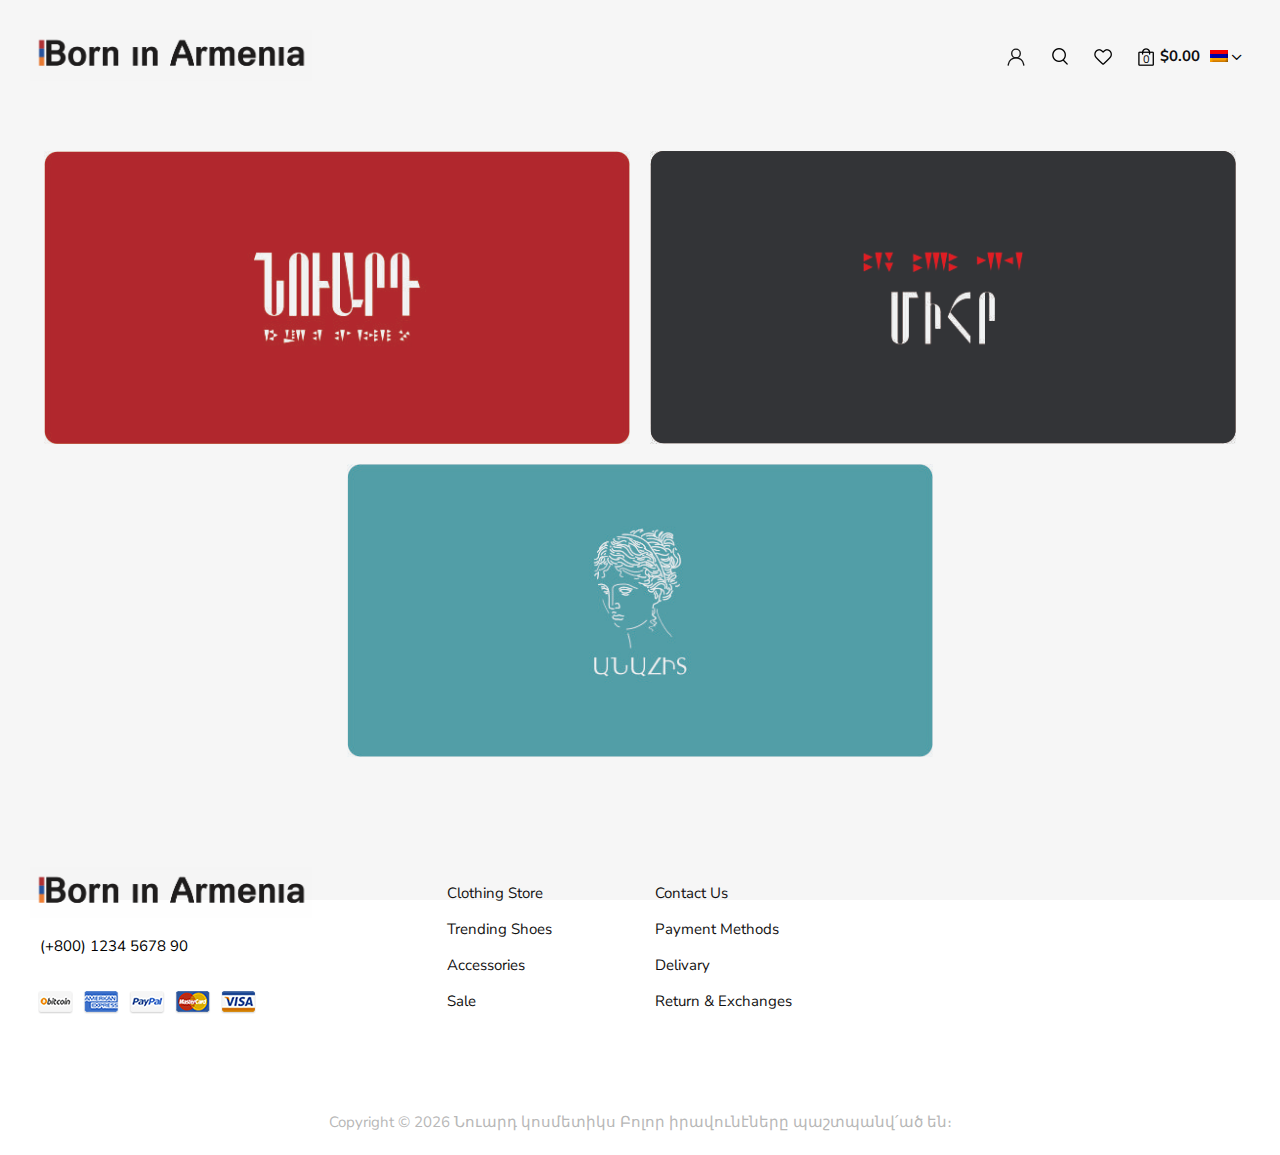
<file: index.html>
<!DOCTYPE html>
<html lang="en">

<head>
    <meta charset="UTF-8">
    <meta name="description" content="Male_Fashion Template">
    <meta name="keywords" content="Male_Fashion, unica, creative, html">
    <meta name="viewport" content="width=device-width, initial-scale=1.0">
    <meta http-equiv="X-UA-Compatible" content="ie=edge">
    <title>BorninArmenia</title>

    <!-- Google Font -->
    <link href="https://fonts.googleapis.com/css2?family=Nunito+Sans:wght@300;400;600;700;800;900&display=swap"
    rel="stylesheet">

    <!-- Css Styles -->
    <link rel="stylesheet" href="css/bootstrap.min.css" type="text/css">
    <link rel="stylesheet" href="css/font-awesome.min.css" type="text/css">
    <link rel="stylesheet" href="css/elegant-icons.css" type="text/css">
    <link rel="stylesheet" href="css/magnific-popup.css" type="text/css">
    <link rel="stylesheet" href="css/nice-select.css" type="text/css">
    <link rel="stylesheet" href="css/owl.carousel.min.css" type="text/css">
    <link rel="stylesheet" href="css/slicknav.min.css" type="text/css">
    <link rel="stylesheet" href="css/style.css" type="text/css">
</head>


<body>
    
    <!-- Page Preloder -->
    <div id="preloder">
        <div class="loader"></div>
    </div>

    <!-- Offcanvas Menu Begin -->
    <div class="offcanvas-menu-overlay"></div>
    <div class="offcanvas-menu-wrapper">
       
        <div class="offcanvas__nav__option">
            <a href="#"><svg width="20" height="18" viewBox="0 0 20 20" fill="none" xmlns="http://www.w3.org/2000/svg">
                <path d="M10 10.8166C12.6372 10.8166 14.775 8.67876 14.775 6.0416C14.775 3.40444 12.6372 1.2666 10 1.2666C7.36285 1.2666 5.22501 3.40444 5.22501 6.0416C5.22501 8.67876 7.36285 10.8166 10 10.8166Z" stroke="#191919" stroke-width="1.5" stroke-miterlimit="10"></path>
                <path d="M1.25 19.5668L1.55833 17.8585C1.92258 15.8856 2.96645 14.1025 4.50859 12.8192C6.05074 11.5359 7.99371 10.8333 10 10.8335V10.8335C12.0087 10.834 13.9536 11.5389 15.496 12.8256C17.0385 14.1123 18.0809 15.8992 18.4417 17.8752L18.75 19.5835" stroke="#191919" stroke-width="1.5" stroke-miterlimit="10"></path>
                </svg></a>
            <a href="#" class="search-switch"><img src="img/icon/search.png" alt=""></a>
            <a href="#"><img src="img/icon/heart.png" alt=""></a>
            <a href="#"><img src="img/icon/cart.png" alt=""> <span>0</span></a>
            <div class="price">$0.00</div>
            <div class="header__top__hover">
                <span><img src="img/hy.png" alt="">  <i class="arrow_carrot-down"></i></span>
                            <ul>
                                <li><img src="img/hy.png" alt=""></li>
                                <li><img src="img/ru_RU.png" alt=""></li>
                                <li><img src="img/en_US.png" alt=""></li>
                            </ul>
            </div>
    </div>
        </div>
        <div id="mobile-menu-wrap"></div>
       
    </div>
    <!-- Offcanvas Menu End -->

    <!-- Header Section Begin -->
    <header class="header">
    
        <div class="mycontainer">
            <div class="row justify-content-between align-items-center">
                <div class="col-lg-3 col-md-3">
                    <div class="header__logo">
                        <a href="./index.html"><img src="img/logo.png" alt=""></a>
                    </div>
                </div>
              
                <div class="col-md-4">
                    <div class="header__nav__option">
                        <a href="#"><svg width="20" height="18" viewBox="0 0 20 20" fill="none" xmlns="http://www.w3.org/2000/svg">
                            <path d="M10 10.8166C12.6372 10.8166 14.775 8.67876 14.775 6.0416C14.775 3.40444 12.6372 1.2666 10 1.2666C7.36285 1.2666 5.22501 3.40444 5.22501 6.0416C5.22501 8.67876 7.36285 10.8166 10 10.8166Z" stroke="#191919" stroke-width="1.5" stroke-miterlimit="10"></path>
                            <path d="M1.25 19.5668L1.55833 17.8585C1.92258 15.8856 2.96645 14.1025 4.50859 12.8192C6.05074 11.5359 7.99371 10.8333 10 10.8335V10.8335C12.0087 10.834 13.9536 11.5389 15.496 12.8256C17.0385 14.1123 18.0809 15.8992 18.4417 17.8752L18.75 19.5835" stroke="#191919" stroke-width="1.5" stroke-miterlimit="10"></path>
                            </svg></a>
                        <a href="#" class="search-switch"><img src="img/icon/search.png" alt=""></a>
                        <a href="#"><img src="img/icon/heart.png" alt=""></a>
                        <a href="#"><img src="img/icon/cart.png" alt=""> <span>0</span></a>
                        <div class="price">$0.00</div>
                        <div class="header__top__hover">
                            <span><img src="img/hy.png" alt="">  <i class="arrow_carrot-down"></i></span>
                            <ul>
                                <li><img src="img/hy.png" alt=""></li>
                                <li><img src="img/ru_RU.png" alt=""></li>
                                <li><img src="img/en_US.png" alt=""></li>
                            </ul>
                        </div>
              
                    </div>
                </div>
            </div>
            <div class="canvas__open"><i class="fa fa-bars"></i></div>
        </div>
    </header>
    <!-- Header Section End -->
     <section>
        <div class="mycontainer">
            <div class="banner">
                <a href="nuard.html">
                    <img src="img/nuard-hy.jpg" alt="">
                </a>
                <a href="mihr.html">
                    <img src="img/mihr-hy.jpg" alt="">
                </a>
                <a href="anahit.html">
                    <img src="img/anahit-hy.jpg" alt="">
                </a>
              
            </div>
        </div>

     </section>
    <footer class="footer">
        <div class="mycontainer">
            <div class="row">
                <div class="col-lg-3 col-md-6 col-sm-6">
                    <div class="footer__about">
                        <div class="footer__logo">
                            <a href="#"><img src="img/logo.png" alt=""></a>
                        </div>
                        <p class="mt-3"> <a  class="newClas" href="#">(+800) 1234 5678 90</a>
                        </p>
                        <a href="#" class="ml-2"><img src="img/payment.png" alt=""></a>
                     
                    </div>
                </div>
                <div class="col-lg-2 offset-lg-1 col-md-3 col-sm-6">
                    <div class="footer__widget">
                        <h6>Shopping</h6>
                        <ul>
                            <li><a href="#">Clothing Store</a></li>
                            <li><a href="#">Trending Shoes</a></li>
                            <li><a href="#">Accessories</a></li>
                            <li><a href="#">Sale</a></li>
                        </ul>
                    </div>
                </div>
                <div class="col-lg-2 col-md-3 col-sm-6">
                    <div class="footer__widget">
                        <h6>Shopping</h6>
                        <ul>
                            <li><a href="#">Contact Us</a></li>
                            <li><a href="#">Payment Methods</a></li>
                            <li><a href="#">Delivary</a></li>
                            <li><a href="#">Return & Exchanges</a></li>
                        </ul>
                    </div>
                </div>
             
            </div>
            <div class="row">
                <div class="col-lg-12 text-center">
                    <div class="footer__copyright__text">
                        <!-- Link back to Colorlib can't be removed. Template is licensed under CC BY 3.0. -->
                        <p>Copyright ©
                            <script>
                                document.write(new Date().getFullYear());
                            </script>
                          Նուարդ կոսմետիկս Բոլոր իրավունէները պաշտպանվ՛ած են։ 
                        </p>
                        <!-- Link back to Colorlib can't be removed. Template is licensed under CC BY 3.0. -->
                    </div>
                </div>
            </div>
        </div>
    </footer>
    <!-- Footer Section End -->
<!-- Search Begin -->
<div class="search-model">
    <div class="h-100 d-flex align-items-center justify-content-center">
        <div class="search-close-switch">+</div>
        <form class="search-model-form">
            <input type="text" id="search-input" placeholder="Search here.....">
        </form>
    </div>
</div>
<!-- Search End -->
   

    <!-- Js Plugins -->
    <script src="js/jquery-3.3.1.min.js"></script>
    <script src="js/bootstrap.min.js"></script>
    <script src="js/jquery.nice-select.min.js"></script>
    <script src="js/jquery.nicescroll.min.js"></script>
    <script src="js/jquery.magnific-popup.min.js"></script>
    <script src="js/jquery.countdown.min.js"></script>
    <script src="js/jquery.slicknav.js"></script>
    <script src="js/mixitup.min.js"></script>
    <script src="js/owl.carousel.min.js"></script>
    <script src="js/main.js"></script>
</body>

</html>
</file>
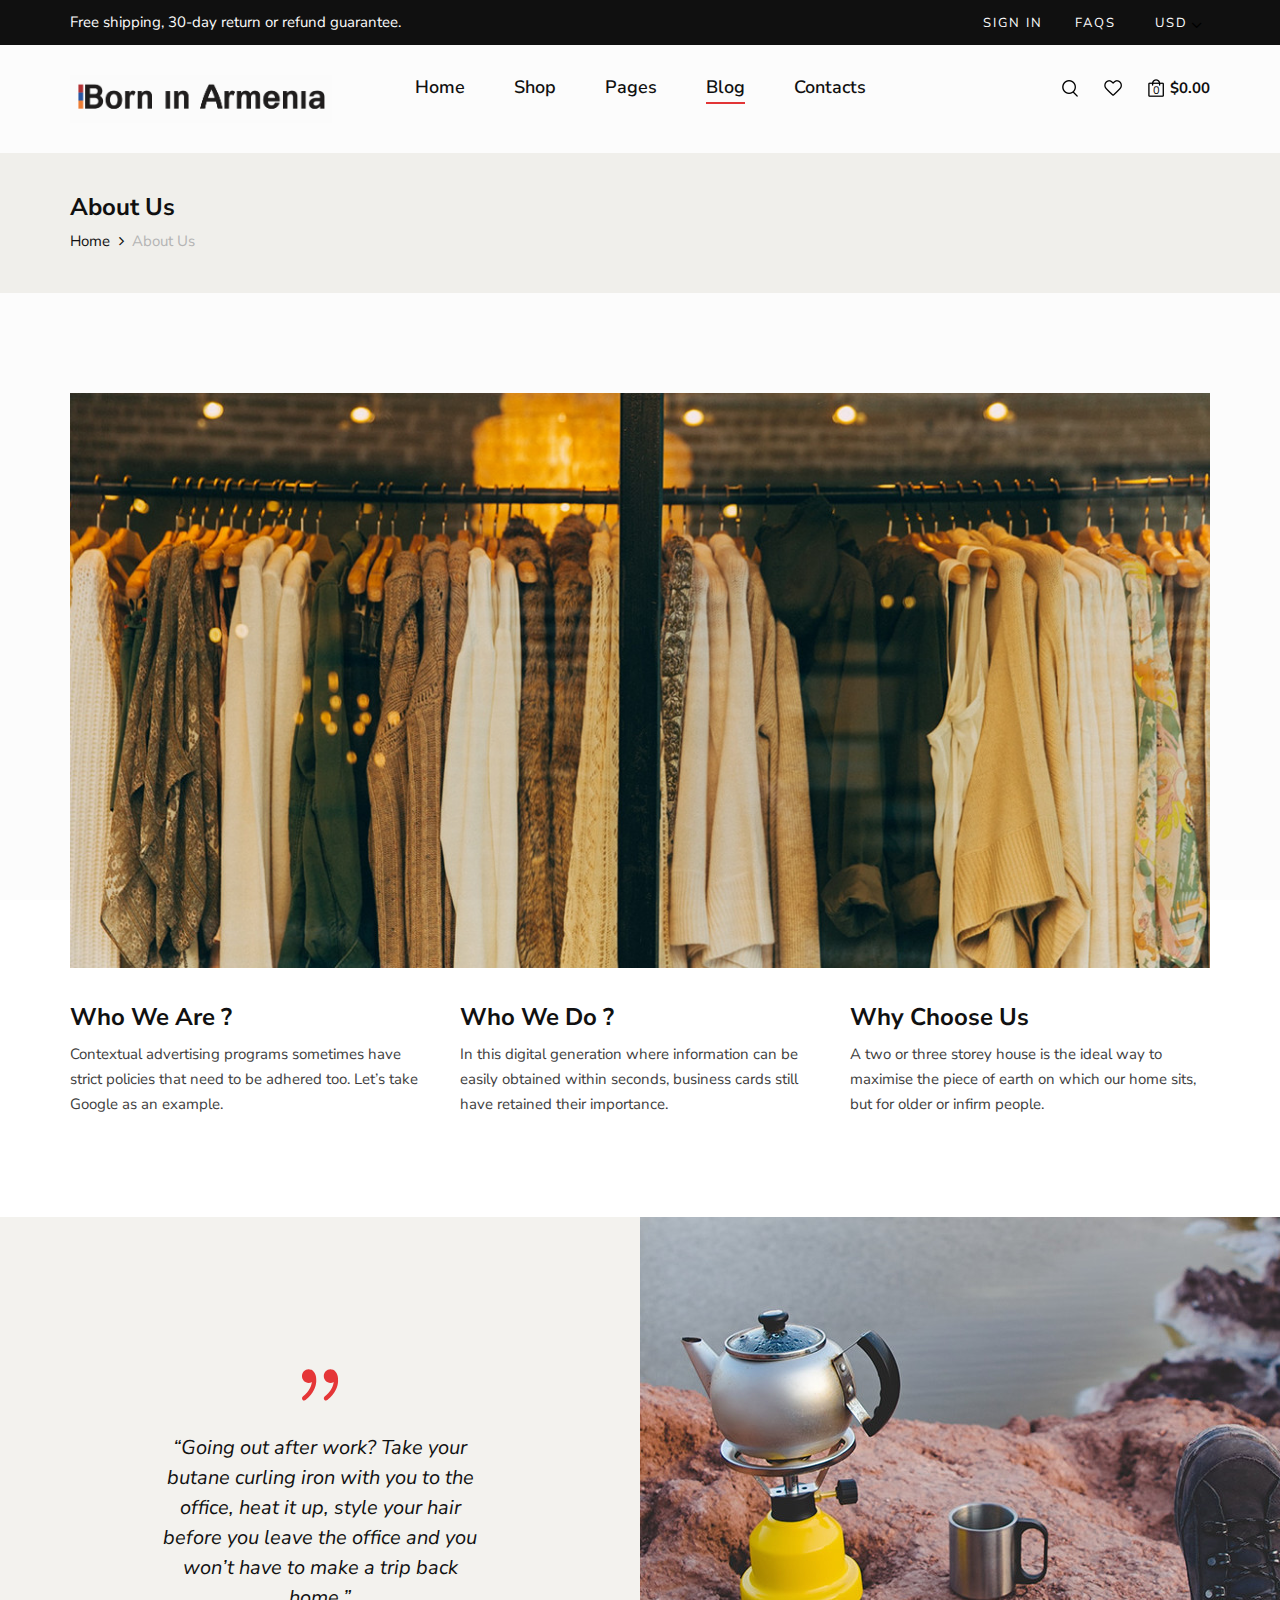
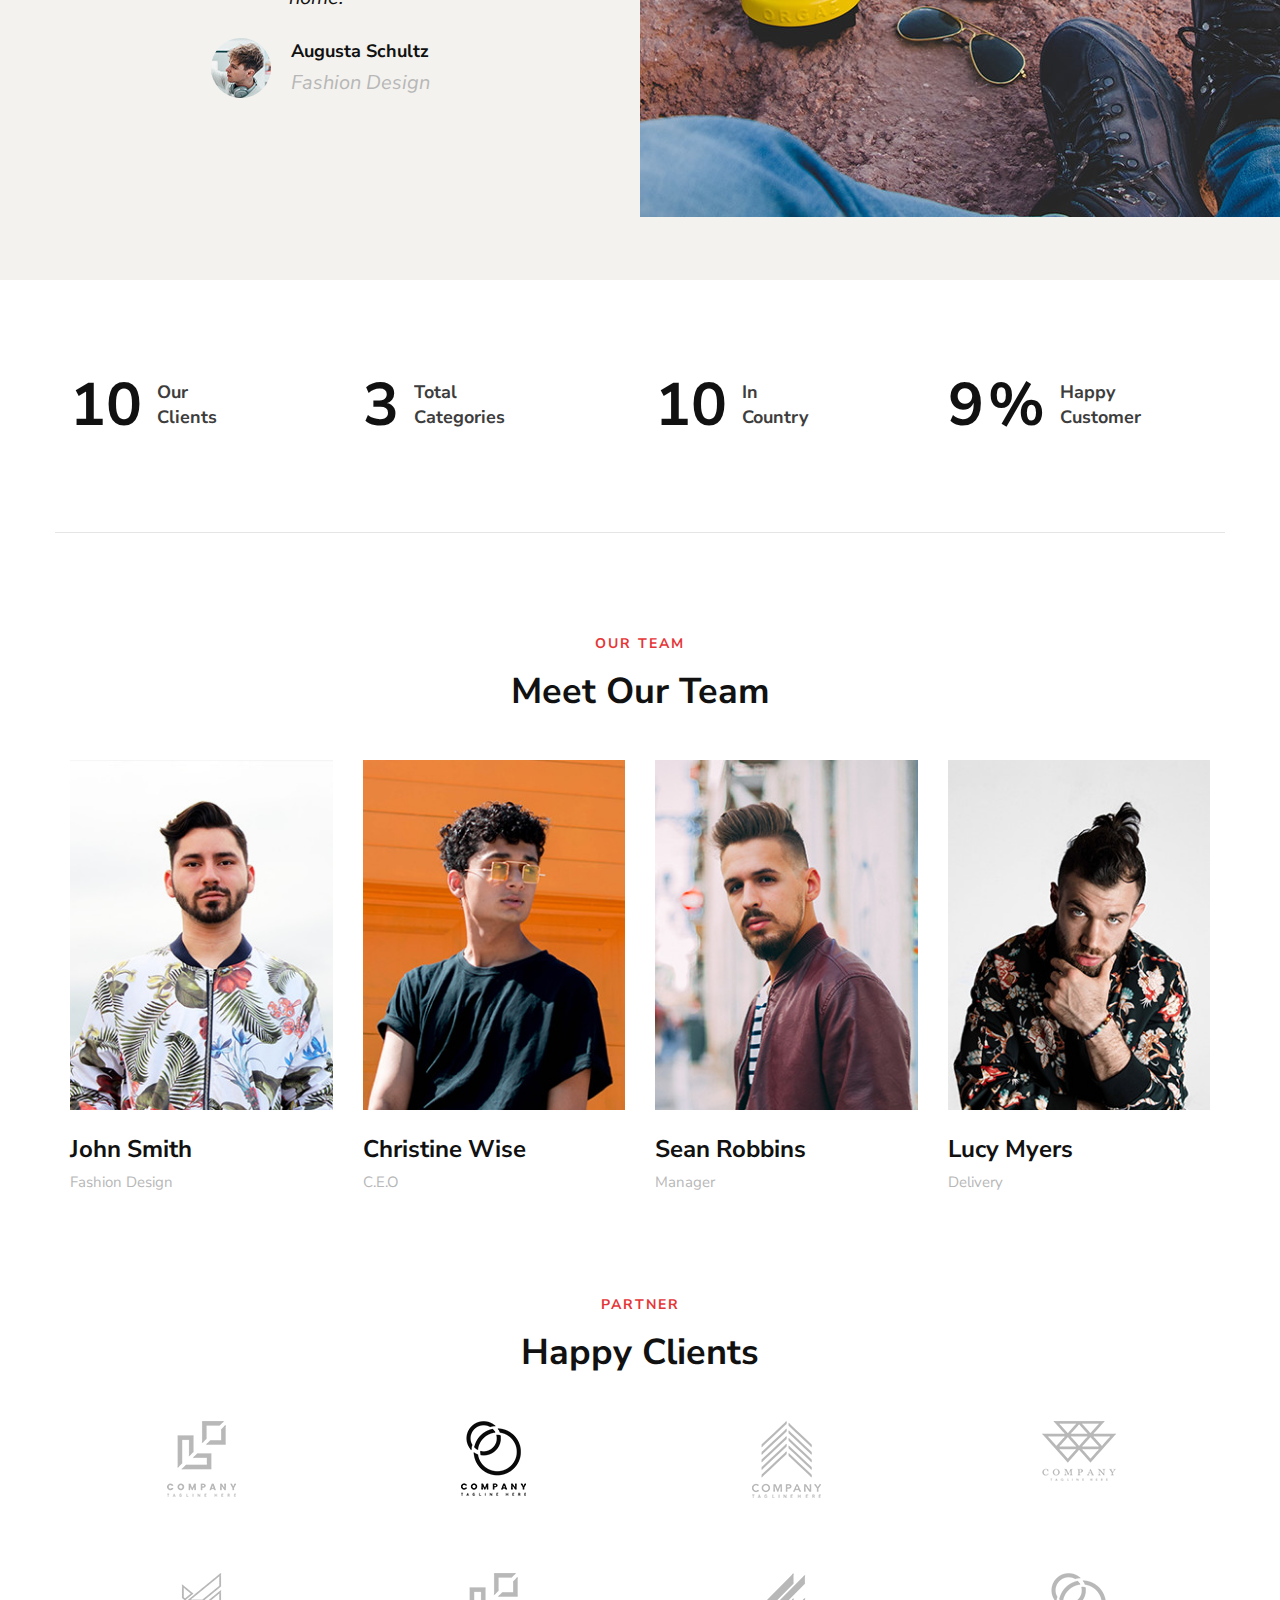
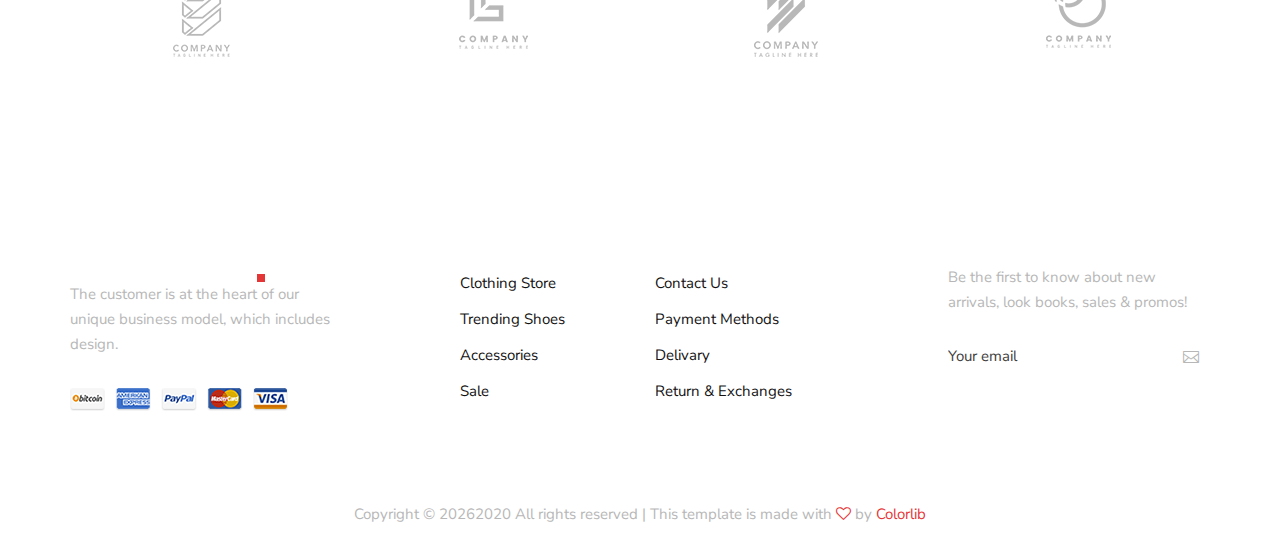
<file: about.html>
<!DOCTYPE html>
<html lang="zxx">

<head>
    <meta charset="UTF-8">
    <meta name="description" content="Male_Fashion Template">
    <meta name="keywords" content="Male_Fashion, unica, creative, html">
    <meta name="viewport" content="width=device-width, initial-scale=1.0">
    <meta http-equiv="X-UA-Compatible" content="ie=edge">
    <title>Male-Fashion | Template</title>

    <!-- Google Font -->
    <link href="https://fonts.googleapis.com/css2?family=Nunito+Sans:wght@300;400;600;700;800;900&display=swap"
    rel="stylesheet">

    <!-- Css Styles -->
    <link rel="stylesheet" href="css/bootstrap.min.css" type="text/css">
    <link rel="stylesheet" href="css/font-awesome.min.css" type="text/css">
    <link rel="stylesheet" href="css/elegant-icons.css" type="text/css">
    <link rel="stylesheet" href="css/magnific-popup.css" type="text/css">
    <link rel="stylesheet" href="css/nice-select.css" type="text/css">
    <link rel="stylesheet" href="css/owl.carousel.min.css" type="text/css">
    <link rel="stylesheet" href="css/slicknav.min.css" type="text/css">
    <link rel="stylesheet" href="css/style.css" type="text/css">
</head>

<body>
    <!-- Page Preloder -->
    <div id="preloder">
        <div class="loader"></div>
    </div>

    <!-- Offcanvas Menu Begin -->
    <div class="offcanvas-menu-overlay"></div>
    <div class="offcanvas-menu-wrapper">
        <div class="offcanvas__option">
            <div class="offcanvas__links">
                <a href="#">Sign in</a>
                <a href="#">FAQs</a>
            </div>
            <div class="offcanvas__top__hover">
                <span>Usd <i class="arrow_carrot-down"></i></span>
                <ul>
                    <li>USD</li>
                    <li>EUR</li>
                    <li>USD</li>
                </ul>
            </div>
        </div>
        <div class="offcanvas__nav__option">
            <a href="#" class="search-switch"><img src="img/icon/search.png" alt=""></a>
            <a href="#"><img src="img/icon/heart.png" alt=""></a>
            <a href="#"><img src="img/icon/cart.png" alt=""> <span>0</span></a>
            <div class="price">$0.00</div>
        </div>
        <div id="mobile-menu-wrap"></div>
        <div class="offcanvas__text">
            <p>Free shipping, 30-day return or refund guarantee.</p>
        </div>
    </div>
    <!-- Offcanvas Menu End -->

    <!-- Header Section Begin -->
    <header class="header">
        <div class="header__top">
            <div class="container">
                <div class="row">
                    <div class="col-lg-6 col-md-7">
                        <div class="header__top__left">
                            <p>Free shipping, 30-day return or refund guarantee.</p>
                        </div>
                    </div>
                    <div class="col-lg-6 col-md-5">
                        <div class="header__top__right">
                            <div class="header__top__links">
                                <a href="#">Sign in</a>
                                <a href="#">FAQs</a>
                            </div>
                            <div class="header__top__hover">
                                <span>Usd <i class="arrow_carrot-down"></i></span>
                                <ul>
                                    <li>USD</li>
                                    <li>EUR</li>
                                    <li>USD</li>
                                </ul>
                            </div>
                        </div>
                    </div>
                </div>
            </div>
        </div>
        <div class="container">
            <div class="row">
                <div class="col-lg-3 col-md-3">
                    <div class="header__logo">
                        <a href="./index.html"><img src="img/logo.png" alt=""></a>
                    </div>
                </div>
                <div class="col-lg-6 col-md-6">
                    <nav class="header__menu mobile-menu">
                        <ul>
                            <li><a href="./index.html">Home</a></li>
                            <li><a href="./shop.html">Shop</a></li>
                            <li><a href="#">Pages</a>
                                <ul class="dropdown">
                                    <li><a href="./about.html">About Us</a></li>
                                    <li><a href="./shop-details.html">Shop Details</a></li>
                                    <li><a href="./shopping-cart.html">Shopping Cart</a></li>
                                    <li><a href="./checkout.html">Check Out</a></li>
                                    <li><a href="./blog-details.html">Blog Details</a></li>
                                </ul>
                            </li>
                            <li class="active"><a href="./blog.html">Blog</a></li>
                            <li><a href="./contact.html">Contacts</a></li>
                        </ul>
                    </nav>
                </div>
                <div class="col-lg-3 col-md-3">
                    <div class="header__nav__option">
                        <a href="#" class="search-switch"><img src="img/icon/search.png" alt=""></a>
                        <a href="#"><img src="img/icon/heart.png" alt=""></a>
                        <a href="#"><img src="img/icon/cart.png" alt=""> <span>0</span></a>
                        <div class="price">$0.00</div>
                    </div>
                </div>
            </div>
            <div class="canvas__open"><i class="fa fa-bars"></i></div>
        </div>
    </header>
    <!-- Header Section End -->

    <!-- Breadcrumb Section Begin -->
    <section class="breadcrumb-option">
        <div class="container">
            <div class="row">
                <div class="col-lg-12">
                    <div class="breadcrumb__text">
                        <h4>About Us</h4>
                        <div class="breadcrumb__links">
                            <a href="./index.html">Home</a>
                            <span>About Us</span>
                        </div>
                    </div>
                </div>
            </div>
        </div>
    </section>
    <!-- Breadcrumb Section End -->

    <!-- About Section Begin -->
    <section class="about spad">
        <div class="container">
            <div class="row">
                <div class="col-lg-12">
                    <div class="about__pic">
                        <img src="img/about/about-us.jpg" alt="">
                    </div>
                </div>
            </div>
            <div class="row">
                <div class="col-lg-4 col-md-4 col-sm-6">
                    <div class="about__item">
                        <h4>Who We Are ?</h4>
                        <p>Contextual advertising programs sometimes have strict policies that need to be adhered too.
                        Let’s take Google as an example.</p>
                    </div>
                </div>
                <div class="col-lg-4 col-md-4 col-sm-6">
                    <div class="about__item">
                        <h4>Who We Do ?</h4>
                        <p>In this digital generation where information can be easily obtained within seconds, business
                        cards still have retained their importance.</p>
                    </div>
                </div>
                <div class="col-lg-4 col-md-4 col-sm-6">
                    <div class="about__item">
                        <h4>Why Choose Us</h4>
                        <p>A two or three storey house is the ideal way to maximise the piece of earth on which our home
                        sits, but for older or infirm people.</p>
                    </div>
                </div>
            </div>
        </div>
    </section>
    <!-- About Section End -->

    <!-- Testimonial Section Begin -->
    <section class="testimonial">
        <div class="container-fluid">
            <div class="row">
                <div class="col-lg-6 p-0">
                    <div class="testimonial__text">
                        <span class="icon_quotations"></span>
                        <p>“Going out after work? Take your butane curling iron with you to the office, heat it up,
                            style your hair before you leave the office and you won’t have to make a trip back home.”
                        </p>
                        <div class="testimonial__author">
                            <div class="testimonial__author__pic">
                                <img src="img/about/testimonial-author.jpg" alt="">
                            </div>
                            <div class="testimonial__author__text">
                                <h5>Augusta Schultz</h5>
                                <p>Fashion Design</p>
                            </div>
                        </div>
                    </div>
                </div>
                <div class="col-lg-6 p-0">
                    <div class="testimonial__pic set-bg" data-setbg="img/about/testimonial-pic.jpg"></div>
                </div>
            </div>
        </div>
    </section>
    <!-- Testimonial Section End -->

    <!-- Counter Section Begin -->
    <section class="counter spad">
        <div class="container">
            <div class="row">
                <div class="col-lg-3 col-md-6 col-sm-6">
                    <div class="counter__item">
                        <div class="counter__item__number">
                            <h2 class="cn_num">102</h2>
                        </div>
                        <span>Our <br />Clients</span>
                    </div>
                </div>
                <div class="col-lg-3 col-md-6 col-sm-6">
                    <div class="counter__item">
                        <div class="counter__item__number">
                            <h2 class="cn_num">30</h2>
                        </div>
                        <span>Total <br />Categories</span>
                    </div>
                </div>
                <div class="col-lg-3 col-md-6 col-sm-6">
                    <div class="counter__item">
                        <div class="counter__item__number">
                            <h2 class="cn_num">102</h2>
                        </div>
                        <span>In <br />Country</span>
                    </div>
                </div>
                <div class="col-lg-3 col-md-6 col-sm-6">
                    <div class="counter__item">
                        <div class="counter__item__number">
                            <h2 class="cn_num">98</h2>
                            <strong>%</strong>
                        </div>
                        <span>Happy <br />Customer</span>
                    </div>
                </div>
            </div>
        </div>
    </section>
    <!-- Counter Section End -->

    <!-- Team Section Begin -->
    <section class="team spad">
        <div class="container">
            <div class="row">
                <div class="col-lg-12">
                    <div class="section-title">
                        <span>Our Team</span>
                        <h2>Meet Our Team</h2>
                    </div>
                </div>
            </div>
            <div class="row">
                <div class="col-lg-3 col-md-6 col-sm-6">
                    <div class="team__item">
                        <img src="img/about/team-1.jpg" alt="">
                        <h4>John Smith</h4>
                        <span>Fashion Design</span>
                    </div>
                </div>
                <div class="col-lg-3 col-md-6 col-sm-6">
                    <div class="team__item">
                        <img src="img/about/team-2.jpg" alt="">
                        <h4>Christine Wise</h4>
                        <span>C.E.O</span>
                    </div>
                </div>
                <div class="col-lg-3 col-md-6 col-sm-6">
                    <div class="team__item">
                        <img src="img/about/team-3.jpg" alt="">
                        <h4>Sean Robbins</h4>
                        <span>Manager</span>
                    </div>
                </div>
                <div class="col-lg-3 col-md-6 col-sm-6">
                    <div class="team__item">
                        <img src="img/about/team-4.jpg" alt="">
                        <h4>Lucy Myers</h4>
                        <span>Delivery</span>
                    </div>
                </div>
            </div>
        </div>
    </section>
    <!-- Team Section End -->

    <!-- Client Section Begin -->
    <section class="clients spad">
        <div class="container">
            <div class="row">
                <div class="col-lg-12">
                    <div class="section-title">
                        <span>Partner</span>
                        <h2>Happy Clients</h2>
                    </div>
                </div>
            </div>
            <div class="row">
                <div class="col-lg-3 col-md-4 col-sm-4 col-6">
                    <a href="#" class="client__item"><img src="img/clients/client-1.png" alt=""></a>
                </div>
                <div class="col-lg-3 col-md-4 col-sm-4 col-6">
                    <a href="#" class="client__item"><img src="img/clients/client-2.png" alt=""></a>
                </div>
                <div class="col-lg-3 col-md-4 col-sm-4 col-6">
                    <a href="#" class="client__item"><img src="img/clients/client-3.png" alt=""></a>
                </div>
                <div class="col-lg-3 col-md-4 col-sm-4 col-6">
                    <a href="#" class="client__item"><img src="img/clients/client-4.png" alt=""></a>
                </div>
                <div class="col-lg-3 col-md-4 col-sm-4 col-6">
                    <a href="#" class="client__item"><img src="img/clients/client-5.png" alt=""></a>
                </div>
                <div class="col-lg-3 col-md-4 col-sm-4 col-6">
                    <a href="#" class="client__item"><img src="img/clients/client-6.png" alt=""></a>
                </div>
                <div class="col-lg-3 col-md-4 col-sm-4 col-6">
                    <a href="#" class="client__item"><img src="img/clients/client-7.png" alt=""></a>
                </div>
                <div class="col-lg-3 col-md-4 col-sm-4 col-6">
                    <a href="#" class="client__item"><img src="img/clients/client-8.png" alt=""></a>
                </div>
            </div>
        </div>
    </section>
    <!-- Client Section End -->

    <!-- Footer Section Begin -->
    <footer class="footer">
        <div class="container">
            <div class="row">
                <div class="col-lg-3 col-md-6 col-sm-6">
                    <div class="footer__about">
                        <div class="footer__logo">
                            <a href="#"><img src="img/footer-logo.png" alt=""></a>
                        </div>
                        <p>The customer is at the heart of our unique business model, which includes design.</p>
                        <a href="#"><img src="img/payment.png" alt=""></a>
                    </div>
                </div>
                <div class="col-lg-2 offset-lg-1 col-md-3 col-sm-6">
                    <div class="footer__widget">
                        <h6>Shopping</h6>
                        <ul>
                            <li><a href="#">Clothing Store</a></li>
                            <li><a href="#">Trending Shoes</a></li>
                            <li><a href="#">Accessories</a></li>
                            <li><a href="#">Sale</a></li>
                        </ul>
                    </div>
                </div>
                <div class="col-lg-2 col-md-3 col-sm-6">
                    <div class="footer__widget">
                        <h6>Shopping</h6>
                        <ul>
                            <li><a href="#">Contact Us</a></li>
                            <li><a href="#">Payment Methods</a></li>
                            <li><a href="#">Delivary</a></li>
                            <li><a href="#">Return & Exchanges</a></li>
                        </ul>
                    </div>
                </div>
                <div class="col-lg-3 offset-lg-1 col-md-6 col-sm-6">
                    <div class="footer__widget">
                        <h6>NewLetter</h6>
                        <div class="footer__newslatter">
                            <p>Be the first to know about new arrivals, look books, sales & promos!</p>
                            <form action="#">
                                <input type="text" placeholder="Your email">
                                <button type="submit"><span class="icon_mail_alt"></span></button>
                            </form>
                        </div>
                    </div>
                </div>
            </div>
            <div class="row">
                <div class="col-lg-12 text-center">
                    <div class="footer__copyright__text">
                        <!-- Link back to Colorlib can't be removed. Template is licensed under CC BY 3.0. -->
                        <p>Copyright ©
                            <script>
                                document.write(new Date().getFullYear());
                            </script>2020
                            All rights reserved | This template is made with <i class="fa fa-heart-o"
                            aria-hidden="true"></i> by <a href="https://colorlib.com" target="_blank">Colorlib</a>
                        </p>
                        <!-- Link back to Colorlib can't be removed. Template is licensed under CC BY 3.0. -->
                    </div>
                </div>
            </div>
        </div>
    </footer>
    <!-- Footer Section End -->

    <!-- Search Begin -->
    <div class="search-model">
        <div class="h-100 d-flex align-items-center justify-content-center">
            <div class="search-close-switch">+</div>
            <form class="search-model-form">
                <input type="text" id="search-input" placeholder="Search here.....">
            </form>
        </div>
    </div>
    <!-- Search End -->

    <!-- Js Plugins -->
    <script src="js/jquery-3.3.1.min.js"></script>
    <script src="js/bootstrap.min.js"></script>
    <script src="js/jquery.nice-select.min.js"></script>
    <script src="js/jquery.nicescroll.min.js"></script>
    <script src="js/jquery.magnific-popup.min.js"></script>
    <script src="js/jquery.countdown.min.js"></script>
    <script src="js/jquery.slicknav.js"></script>
    <script src="js/mixitup.min.js"></script>
    <script src="js/owl.carousel.min.js"></script>
    <script src="js/main.js"></script>
</body>

</html>
</file>
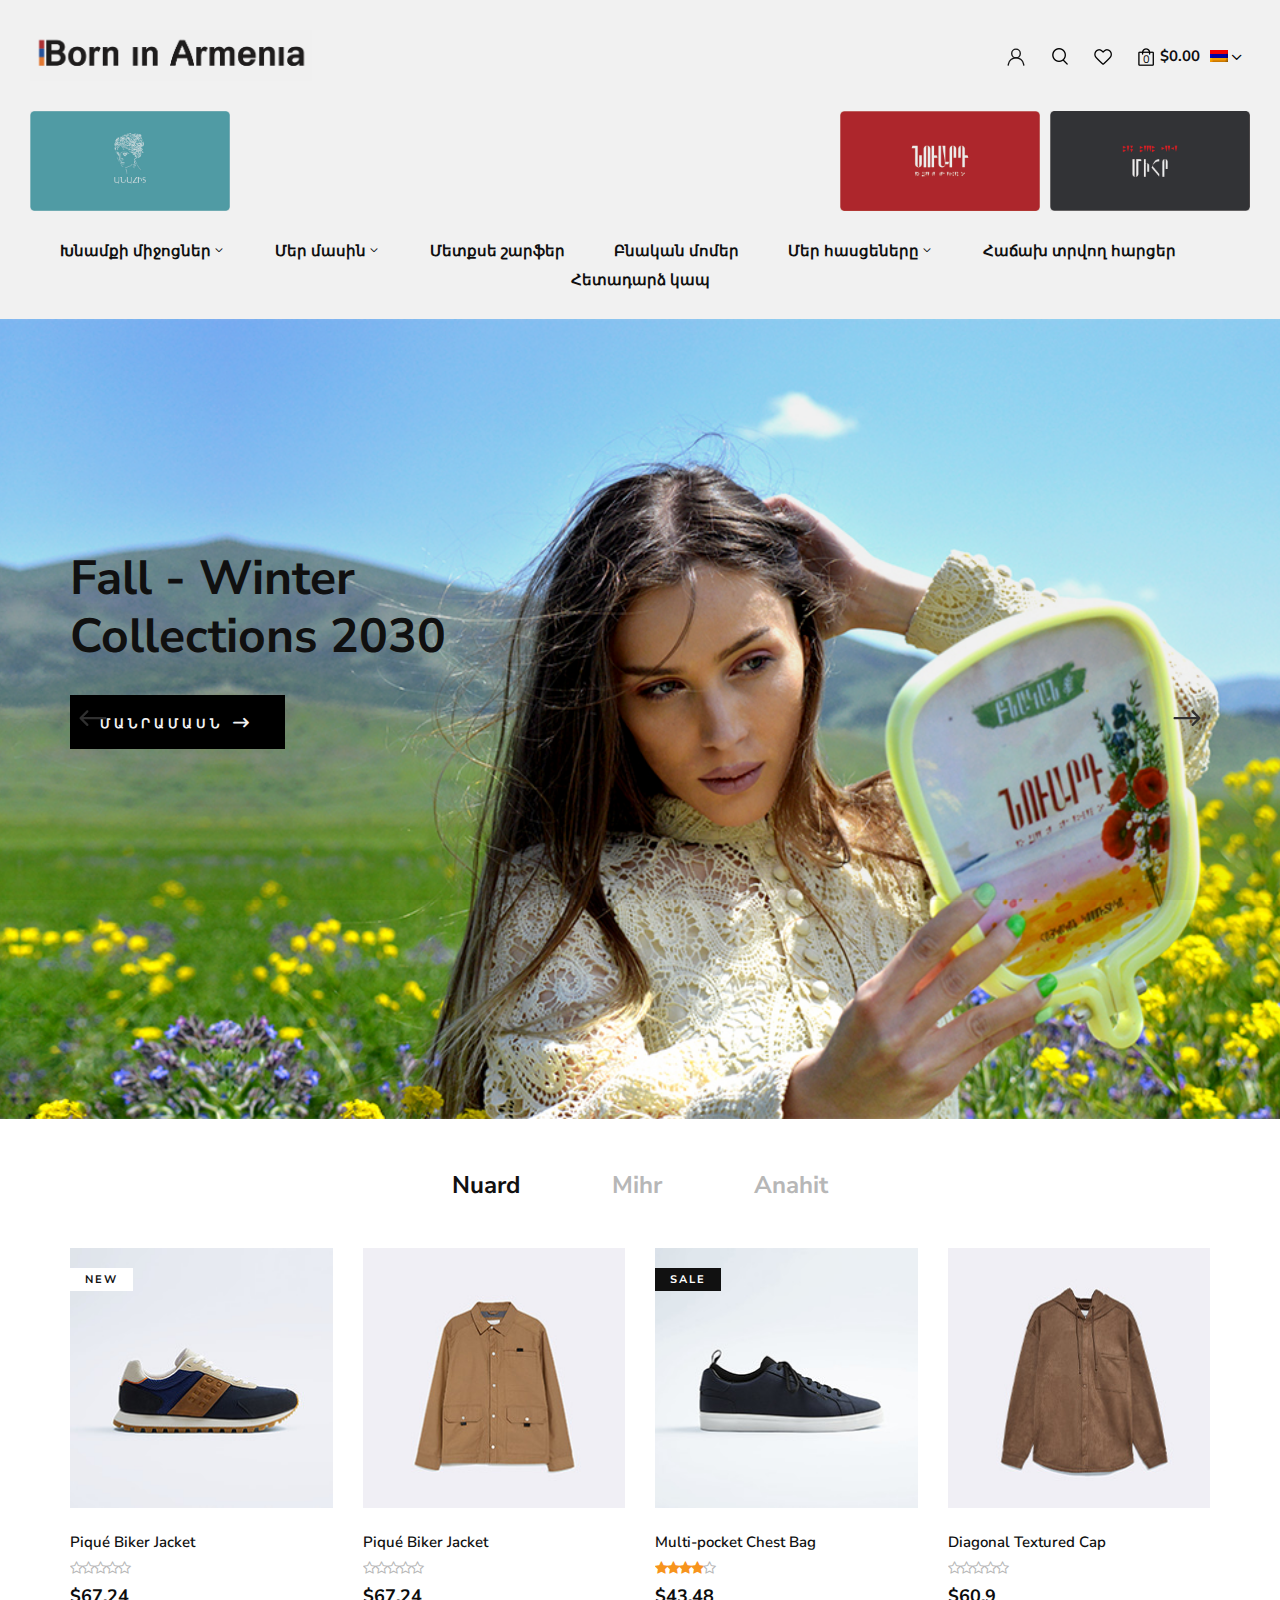
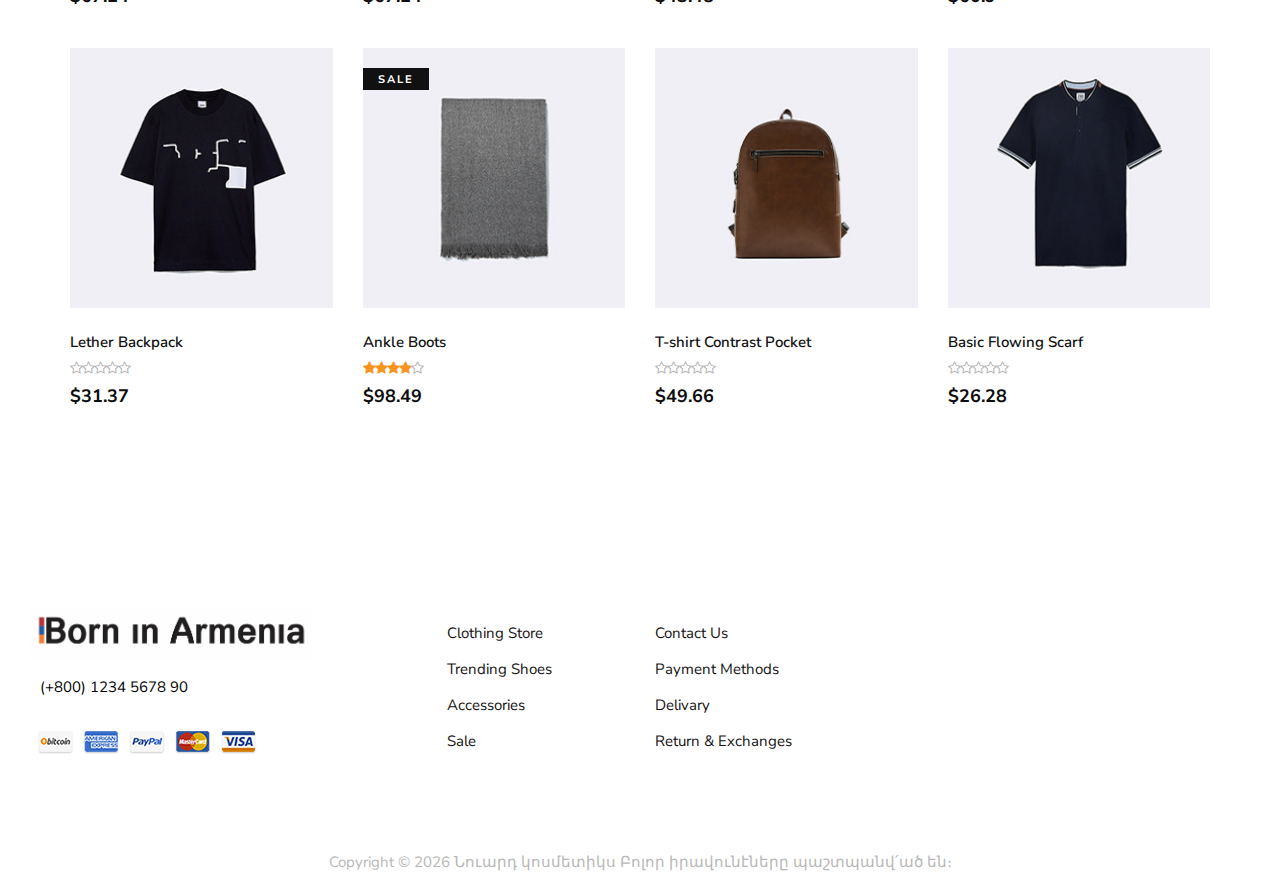
<file: anahit.html>
<!DOCTYPE html>
<html lang="en">

<head>
    <meta charset="UTF-8">
    <meta name="description" content="Male_Fashion Template">
    <meta name="keywords" content="Male_Fashion, unica, creative, html">
    <meta name="viewport" content="width=device-width, initial-scale=1.0">
    <meta http-equiv="X-UA-Compatible" content="ie=edge">
    <title>BorninArmenia</title>

    <!-- Google Font -->
    <link href="https://fonts.googleapis.com/css2?family=Nunito+Sans:wght@300;400;600;700;800;900&display=swap"
    rel="stylesheet">

    <!-- Css Styles -->
    <link rel="stylesheet" href="css/bootstrap.min.css" type="text/css">
    <link rel="stylesheet" href="css/font-awesome.min.css" type="text/css">
    <link rel="stylesheet" href="css/elegant-icons.css" type="text/css">
    <link rel="stylesheet" href="css/magnific-popup.css" type="text/css">
    <link rel="stylesheet" href="css/nice-select.css" type="text/css">
    <link rel="stylesheet" href="css/owl.carousel.min.css" type="text/css">
    <link rel="stylesheet" href="css/slicknav.min.css" type="text/css">
    <link rel="stylesheet" href="css/style.css" type="text/css">
</head>

<body>
    <!-- Page Preloder -->
    <div id="preloder">
        <div class="loader"></div>
    </div>

    <!-- Offcanvas Menu Begin -->
    <div class="offcanvas-menu-overlay"></div>
    <div class="offcanvas-menu-wrapper">
        <!-- <div class="offcanvas__option">
            <div class="offcanvas__links">
                <a href="#">Sign in</a>
                <a href="#">FAQs</a>
            </div>
            <div class="offcanvas__top__hover">
                <span>Usd <i class="arrow_carrot-down"></i></span>
                <ul>
                    <li>USD</li>
                    <li>EUR</li>
                    <li>USD</li>
                </ul>
            </div>
        </div> -->
        <div class="offcanvas__nav__option">
            <a href="#" class="search-switch"><img src="img/icon/search.png" alt=""></a>
            <a href="#"><img src="img/icon/heart.png" alt=""></a>
            <a href="#"><img src="img/icon/cart.png" alt=""> <span>0</span></a>
            <div class="price">$0.00</div>
            <div class="header__top__hover">
                <span><img src="img/hy.png" alt="">  <i class="arrow_carrot-down"></i></span>
                            <ul>
                                <li><img src="img/hy.png" alt=""></li>
                                <li><img src="img/ru_RU.png" alt=""></li>
                                <li><img src="img/en_US.png" alt=""></li>
                            </ul>
            </div>
        </div>
        <div id="mobile-menu-wrap"></div>
       
    </div>
    <!-- Offcanvas Menu End -->

    <!-- Header Section Begin -->
    <header class="header">
        <!-- <div class="header__top">
            <div class="container">
                <div class="row">
                    <div class="col-lg-6 col-md-7">
                        <div class="header__top__left">
                            <p>Free shipping, 30-day return or refund guarantee.</p>
                        </div>
                    </div>
                    <div class="col-lg-6 col-md-5">
                        <div class="header__top__right">
                            <div class="header__top__links">
                                <a href="#">Sign in</a>
                                <a href="#">FAQs</a>
                            </div>
                            <div class="header__top__hover">
                                <span>Usd <i class="arrow_carrot-down"></i></span>
                                <ul>
                                    <li>USD</li>
                                    <li>EUR</li>
                                    <li>USD</li>
                                </ul>
                            </div>
                        </div>
                    </div>
                </div>
            </div>
        </div> -->
        <div class="mycontainer">
            <div class="row justify-content-between align-items-center">
                <div class="col-lg-3 col-md-3">
                    <div class="header__logo">
                        <a href="./index.html"><img src="img/logo.png" alt=""></a>
                    </div>
                </div>
               
                <div class=" col-md-4">
                    <div class="header__nav__option">
                        <a href="#"><svg width="20" height="18" viewBox="0 0 20 20" fill="none" xmlns="http://www.w3.org/2000/svg">
                            <path d="M10 10.8166C12.6372 10.8166 14.775 8.67876 14.775 6.0416C14.775 3.40444 12.6372 1.2666 10 1.2666C7.36285 1.2666 5.22501 3.40444 5.22501 6.0416C5.22501 8.67876 7.36285 10.8166 10 10.8166Z" stroke="#191919" stroke-width="1.5" stroke-miterlimit="10"></path>
                            <path d="M1.25 19.5668L1.55833 17.8585C1.92258 15.8856 2.96645 14.1025 4.50859 12.8192C6.05074 11.5359 7.99371 10.8333 10 10.8335V10.8335C12.0087 10.834 13.9536 11.5389 15.496 12.8256C17.0385 14.1123 18.0809 15.8992 18.4417 17.8752L18.75 19.5835" stroke="#191919" stroke-width="1.5" stroke-miterlimit="10"></path>
                            </svg></a>
                        <a href="#" class="search-switch"><img src="img/icon/search.png" alt=""></a>
                        <a href="#"><img src="img/icon/heart.png" alt=""></a>
                        <a href="#"><img src="img/icon/cart.png" alt=""> <span>0</span></a>
                        <div class="price">$0.00</div>
                        <div class="header__top__hover">
                            <span><img src="img/hy.png" alt="">  <i class="arrow_carrot-down"></i></span>
                                        <ul>
                                            <li><img src="img/hy.png" alt=""></li>
                                            <li><img src="img/ru_RU.png" alt=""></li>
                                            <li><img src="img/en_US.png" alt=""></li>
                                        </ul>
                        </div>
                    </div>
                </div>
            </div>
            <div class="canvas__open"><i class="fa fa-bars"></i></div>
        </div>
        <div class="mycontainer">
            <div class="headerLinks">
                <div>
                    <a href="anahit.html">
                        <img src="img/anahit-hy.jpg" alt="">
                    </a>
              
            </div>
            <div class="secondBlock">
                <a href="nuard.html">
                    <img src="img/nuard-hy.jpg" alt="">
                   
                </a>
                <a href="mihr.html">
                    <img src="img/mihr-hy.jpg" alt="">
                </a>
              
              </div>
            </div>

        </div>
        <div class="mycontainer">
            <div class="row menuBar">
        <div class="col-md-12">
            <nav class="header__menu mobile-menu">
                <ul >
                   
                    <li><a href="#" class="active">Խնամքի միջոցներ<span class="slicknav_arrow myArrow"><i class="arrow_carrot-down"></i></span></a>
                        <ul class="dropdown">
                            <li><a href="#">Դեմքի խնամք<span class="slicknav_arrow myArrow"><i class="arrow_carrot-right"></i></span></a>
                                <ul class="dropdownnest">
                                    <li><a href="#">Դեմքի կրեմներ</a></li>
                                    <li><a href="#">Մարքող և տոնավարող
                                      
                                       
                                      </a></li>
                                    <li><a href="#">Աչքերի շուրջ խնամք</a></li>
                                    <li><a href="#">Շիճուկներ</a></li>
                                    <li><a href="#">Շրթուքնների խնամք</a></li>
                               
                                
                                </ul>
                            </li>
                            <li><a href="#">Մազերի խնամք<span class="slicknav_arrow myArrow"><i class="arrow_carrot-right"></i></span></a>
                                <ul class="dropdownnest">
                                    <li><a href="#">Շամպուններ
                                     
                                        </a></li>
                                    <li><a href="#">   Խնամք մազաթափության դեմ                                          
                                      </a></li>
                                    <li><a href="#"> Դիամկներ</a></li>
                                    <li><a href="#">Շիճուկներ</a></li>
                                    <li><a href="#">Բալզամ կոդիցիոներներ</a></li>
                               
                                
                                </ul>
                            </li>
                            <li><a href="#">Մարմնի խնամք<span class="slicknav_arrow myArrow"><i class="arrow_carrot-right"></i></span></a>
                                <ul class="dropdownnest">
                                    
                                    <li><a href="#"> Լոգանքի գել</a></li>
                                    <li><a href="#">Սկրաբներ</a></li>
                                    <li><a href="#">Ձեռքերի, պարանոցի և մարմնի կրեմներ</a></li>
                               
                                
                                </ul>
                              
                                
                                
                            
                            </li>
                            <li><a href="#">Հավաքածուներ</a></li>
                            <li><a href="#">Աքսեսուարներ</a></li>
                        </ul>
                    </li>
                    <li><a href="#">Մեր մասին<span class="slicknav_arrow myArrow"><i class="arrow_carrot-down"></i></a>
                        <ul class="dropdown">
                            <li><a href="#">Խնամքի միջոցների մասին</a></li>
                            <li><a href="#">Մետաքսե միջոցների մասին</a></li>
                        
                        </ul>
                    </li>
                    <li ><a href="#">Մետքսե շարֆեր</a></li>
                    <li><a href="#">Բնական մոմեր</a></li>
                    <li><a href="#">Մեր հասցեները<span class="slicknav_arrow myArrow"><i class="arrow_carrot-down"></i></a>
                        <ul class="dropdown">
                            <li><a href="#">Հայաստանում</a></li>
                            <li><a href="#">Մենք վայլդբերիզում ու օզանում</a></li>
                        
                        </ul>
                    
                    </li>
                    <li><a href="#"> Հաճախ տրվող հարցեր</a></li>
                    <li><a href="#">Հետադարձ կապ
                       </a></li>
                </ul>
            </nav>
        </div>
    </div>
    </div>

    </header>
    <!-- Header Section End -->

    <!-- Hero Section Begin -->
    <section class="hero">
        <div class="hero__slider owl-carousel">
            <div class="hero__items set-bg" data-setbg="img/Nuardslider-1.jpg">
                <div class="container">
                    <div class="row">
                        <div class="col-xl-5 col-lg-7 col-md-8">
                            <div class="hero__text">
                                <!-- <h6>Summer Collection</h6> -->
                                <h2>Fall - Winter <br>Collections 2030</h2>
                                <!-- <p>A specialist label creating luxury essentials. Ethically crafted with an unwavering
                                commitment to exceptional quality.</p> -->
                                <a href="#" class="primary-btn">Մանրամասն <span class="arrow_right"></span></a>
                                <!-- <div class="hero__social">
                                    <a href="#"><i class="fa fa-facebook"></i></a>
                                    <a href="#"><i class="fa fa-twitter"></i></a>
                                    <a href="#"><i class="fa fa-pinterest"></i></a>
                                    <a href="#"><i class="fa fa-instagram"></i></a>
                                </div> -->
                            </div>
                        </div>
                    </div>
                </div>
            </div>
            <div class="hero__items set-bg" data-setbg="img/Nuardslider-3.jpg">
                <div class="container">
                    <div class="row">
                        <div class="col-xl-5 col-lg-7 col-md-8">
                            <div class="hero__text">
                                <!-- <h6>Summer Collection</h6> -->
                                <h2>Fall - Winter <br> Collections 2030</h2>
                                <!-- <p>A specialist label creating luxury essentials. Ethically crafted with an unwavering
                                commitment to exceptional quality.</p> -->
                                <a href="#" class="primary-btn">Shop now <span class="arrow_right"></span></a>
                                <!-- <div class="hero__social">
                                    <a href="#"><i class="fa fa-facebook"></i></a>
                                    <a href="#"><i class="fa fa-twitter"></i></a>
                                    <a href="#"><i class="fa fa-pinterest"></i></a>
                                    <a href="#"><i class="fa fa-instagram"></i></a>
                                </div> -->
                            </div>
                        </div>
                    </div>
                </div>
            </div>
        </div>
    </section>
    <!-- Hero Section End -->

  

    <!-- Product Section Begin -->
    <section class="product mt-5 spad">
        <div class="container">
            <div class="row">
                <div class="col-lg-12">
                    <ul class="filter__controls">
                        <li class="active" data-filter="*">Nuard</li>
                        <li data-filter=".new-arrivals">Mihr</li>
                        <li data-filter=".hot-sales">Anahit</li>
                    </ul>
                </div>
            </div>
            <div class="row product__filter">
                <div class="col-lg-3 col-md-6 col-sm-6 col-md-6 col-sm-6 mix new-arrivals">
                    <div class="product__item">
                        <div class="product__item__pic set-bg" data-setbg="img/product/product-1.jpg">
                            <span class="label">New</span>
                            <ul class="product__hover">
                                <li><a href="#"><img src="img/icon/heart.png" alt=""></a></li>
                                <li><a href="#"><img src="img/icon/compare.png" alt=""> <span>Compare</span></a></li>
                                <li><a href="#"><img src="img/icon/search.png" alt=""></a></li>
                            </ul>
                        </div>
                        <div class="product__item__text">
                            <h6>Piqué Biker Jacket</h6>
                            <a href="#" class="add-cart">+ Add To Cart</a>
                            <div class="rating">
                                <i class="fa fa-star-o"></i>
                                <i class="fa fa-star-o"></i>
                                <i class="fa fa-star-o"></i>
                                <i class="fa fa-star-o"></i>
                                <i class="fa fa-star-o"></i>
                            </div>
                            <h5>$67.24</h5>
                            <div class="product__color__select">
                                <label for="pc-1">
                                    <input type="radio" id="pc-1">
                                </label>
                                <label class="active black" for="pc-2">
                                    <input type="radio" id="pc-2">
                                </label>
                                <label class="grey" for="pc-3">
                                    <input type="radio" id="pc-3">
                                </label>
                            </div>
                        </div>
                    </div>
                </div>
                <div class="col-lg-3 col-md-6 col-sm-6 col-md-6 col-sm-6 mix hot-sales">
                    <div class="product__item">
                        <div class="product__item__pic set-bg" data-setbg="img/product/product-2.jpg">
                            <ul class="product__hover">
                                <li><a href="#"><img src="img/icon/heart.png" alt=""></a></li>
                                <li><a href="#"><img src="img/icon/compare.png" alt=""> <span>Compare</span></a></li>
                                <li><a href="#"><img src="img/icon/search.png" alt=""></a></li>
                            </ul>
                        </div>
                        <div class="product__item__text">
                            <h6>Piqué Biker Jacket</h6>
                            <a href="#" class="add-cart">+ Add To Cart</a>
                            <div class="rating">
                                <i class="fa fa-star-o"></i>
                                <i class="fa fa-star-o"></i>
                                <i class="fa fa-star-o"></i>
                                <i class="fa fa-star-o"></i>
                                <i class="fa fa-star-o"></i>
                            </div>
                            <h5>$67.24</h5>
                            <div class="product__color__select">
                                <label for="pc-4">
                                    <input type="radio" id="pc-4">
                                </label>
                                <label class="active black" for="pc-5">
                                    <input type="radio" id="pc-5">
                                </label>
                                <label class="grey" for="pc-6">
                                    <input type="radio" id="pc-6">
                                </label>
                            </div>
                        </div>
                    </div>
                </div>
                <div class="col-lg-3 col-md-6 col-sm-6 col-md-6 col-sm-6 mix new-arrivals">
                    <div class="product__item sale">
                        <div class="product__item__pic set-bg" data-setbg="img/product/product-3.jpg">
                            <span class="label">Sale</span>
                            <ul class="product__hover">
                                <li><a href="#"><img src="img/icon/heart.png" alt=""></a></li>
                                <li><a href="#"><img src="img/icon/compare.png" alt=""> <span>Compare</span></a></li>
                                <li><a href="#"><img src="img/icon/search.png" alt=""></a></li>
                            </ul>
                        </div>
                        <div class="product__item__text">
                            <h6>Multi-pocket Chest Bag</h6>
                            <a href="#" class="add-cart">+ Add To Cart</a>
                            <div class="rating">
                                <i class="fa fa-star"></i>
                                <i class="fa fa-star"></i>
                                <i class="fa fa-star"></i>
                                <i class="fa fa-star"></i>
                                <i class="fa fa-star-o"></i>
                            </div>
                            <h5>$43.48</h5>
                            <div class="product__color__select">
                                <label for="pc-7">
                                    <input type="radio" id="pc-7">
                                </label>
                                <label class="active black" for="pc-8">
                                    <input type="radio" id="pc-8">
                                </label>
                                <label class="grey" for="pc-9">
                                    <input type="radio" id="pc-9">
                                </label>
                            </div>
                        </div>
                    </div>
                </div>
                <div class="col-lg-3 col-md-6 col-sm-6 col-md-6 col-sm-6 mix hot-sales">
                    <div class="product__item">
                        <div class="product__item__pic set-bg" data-setbg="img/product/product-4.jpg">
                            <ul class="product__hover">
                                <li><a href="#"><img src="img/icon/heart.png" alt=""></a></li>
                                <li><a href="#"><img src="img/icon/compare.png" alt=""> <span>Compare</span></a></li>
                                <li><a href="#"><img src="img/icon/search.png" alt=""></a></li>
                            </ul>
                        </div>
                        <div class="product__item__text">
                            <h6>Diagonal Textured Cap</h6>
                            <a href="#" class="add-cart">+ Add To Cart</a>
                            <div class="rating">
                                <i class="fa fa-star-o"></i>
                                <i class="fa fa-star-o"></i>
                                <i class="fa fa-star-o"></i>
                                <i class="fa fa-star-o"></i>
                                <i class="fa fa-star-o"></i>
                            </div>
                            <h5>$60.9</h5>
                            <div class="product__color__select">
                                <label for="pc-10">
                                    <input type="radio" id="pc-10">
                                </label>
                                <label class="active black" for="pc-11">
                                    <input type="radio" id="pc-11">
                                </label>
                                <label class="grey" for="pc-12">
                                    <input type="radio" id="pc-12">
                                </label>
                            </div>
                        </div>
                    </div>
                </div>
                <div class="col-lg-3 col-md-6 col-sm-6 col-md-6 col-sm-6 mix new-arrivals">
                    <div class="product__item">
                        <div class="product__item__pic set-bg" data-setbg="img/product/product-5.jpg">
                            <ul class="product__hover">
                                <li><a href="#"><img src="img/icon/heart.png" alt=""></a></li>
                                <li><a href="#"><img src="img/icon/compare.png" alt=""> <span>Compare</span></a></li>
                                <li><a href="#"><img src="img/icon/search.png" alt=""></a></li>
                            </ul>
                        </div>
                        <div class="product__item__text">
                            <h6>Lether Backpack</h6>
                            <a href="#" class="add-cart">+ Add To Cart</a>
                            <div class="rating">
                                <i class="fa fa-star-o"></i>
                                <i class="fa fa-star-o"></i>
                                <i class="fa fa-star-o"></i>
                                <i class="fa fa-star-o"></i>
                                <i class="fa fa-star-o"></i>
                            </div>
                            <h5>$31.37</h5>
                            <div class="product__color__select">
                                <label for="pc-13">
                                    <input type="radio" id="pc-13">
                                </label>
                                <label class="active black" for="pc-14">
                                    <input type="radio" id="pc-14">
                                </label>
                                <label class="grey" for="pc-15">
                                    <input type="radio" id="pc-15">
                                </label>
                            </div>
                        </div>
                    </div>
                </div>
                <div class="col-lg-3 col-md-6 col-sm-6 col-md-6 col-sm-6 mix hot-sales">
                    <div class="product__item sale">
                        <div class="product__item__pic set-bg" data-setbg="img/product/product-6.jpg">
                            <span class="label">Sale</span>
                            <ul class="product__hover">
                                <li><a href="#"><img src="img/icon/heart.png" alt=""></a></li>
                                <li><a href="#"><img src="img/icon/compare.png" alt=""> <span>Compare</span></a></li>
                                <li><a href="#"><img src="img/icon/search.png" alt=""></a></li>
                            </ul>
                        </div>
                        <div class="product__item__text">
                            <h6>Ankle Boots</h6>
                            <a href="#" class="add-cart">+ Add To Cart</a>
                            <div class="rating">
                                <i class="fa fa-star"></i>
                                <i class="fa fa-star"></i>
                                <i class="fa fa-star"></i>
                                <i class="fa fa-star"></i>
                                <i class="fa fa-star-o"></i>
                            </div>
                            <h5>$98.49</h5>
                            <div class="product__color__select">
                                <label for="pc-16">
                                    <input type="radio" id="pc-16">
                                </label>
                                <label class="active black" for="pc-17">
                                    <input type="radio" id="pc-17">
                                </label>
                                <label class="grey" for="pc-18">
                                    <input type="radio" id="pc-18">
                                </label>
                            </div>
                        </div>
                    </div>
                </div>
                <div class="col-lg-3 col-md-6 col-sm-6 col-md-6 col-sm-6 mix new-arrivals">
                    <div class="product__item">
                        <div class="product__item__pic set-bg" data-setbg="img/product/product-7.jpg">
                            <ul class="product__hover">
                                <li><a href="#"><img src="img/icon/heart.png" alt=""></a></li>
                                <li><a href="#"><img src="img/icon/compare.png" alt=""> <span>Compare</span></a></li>
                                <li><a href="#"><img src="img/icon/search.png" alt=""></a></li>
                            </ul>
                        </div>
                        <div class="product__item__text">
                            <h6>T-shirt Contrast Pocket</h6>
                            <a href="#" class="add-cart">+ Add To Cart</a>
                            <div class="rating">
                                <i class="fa fa-star-o"></i>
                                <i class="fa fa-star-o"></i>
                                <i class="fa fa-star-o"></i>
                                <i class="fa fa-star-o"></i>
                                <i class="fa fa-star-o"></i>
                            </div>
                            <h5>$49.66</h5>
                            <div class="product__color__select">
                                <label for="pc-19">
                                    <input type="radio" id="pc-19">
                                </label>
                                <label class="active black" for="pc-20">
                                    <input type="radio" id="pc-20">
                                </label>
                                <label class="grey" for="pc-21">
                                    <input type="radio" id="pc-21">
                                </label>
                            </div>
                        </div>
                    </div>
                </div>
                <div class="col-lg-3 col-md-6 col-sm-6 col-md-6 col-sm-6 mix hot-sales">
                    <div class="product__item">
                        <div class="product__item__pic set-bg" data-setbg="img/product/product-8.jpg">
                            <ul class="product__hover">
                                <li><a href="#"><img src="img/icon/heart.png" alt=""></a></li>
                                <li><a href="#"><img src="img/icon/compare.png" alt=""> <span>Compare</span></a></li>
                                <li><a href="#"><img src="img/icon/search.png" alt=""></a></li>
                            </ul>
                        </div>
                        <div class="product__item__text">
                            <h6>Basic Flowing Scarf</h6>
                            <a href="#" class="add-cart">+ Add To Cart</a>
                            <div class="rating">
                                <i class="fa fa-star-o"></i>
                                <i class="fa fa-star-o"></i>
                                <i class="fa fa-star-o"></i>
                                <i class="fa fa-star-o"></i>
                                <i class="fa fa-star-o"></i>
                            </div>
                            <h5>$26.28</h5>
                            <div class="product__color__select">
                                <label for="pc-22">
                                    <input type="radio" id="pc-22">
                                </label>
                                <label class="active black" for="pc-23">
                                    <input type="radio" id="pc-23">
                                </label>
                                <label class="grey" for="pc-24">
                                    <input type="radio" id="pc-24">
                                </label>
                            </div>
                        </div>
                    </div>
                </div>
            </div>
        </div>
    </section>
    <!-- Product Section End -->

    <!-- Categories Section Begin -->
    <!-- <section class="categories spad">
        <div class="container">
            <div class="row">
                <div class="col-lg-3">
                    <div class="categories__text">
                        <h2>Clothings Hot <br /> <span>Shoe Collection</span> <br /> Accessories</h2>
                    </div>
                </div>
                <div class="col-lg-4">
                    <div class="categories__hot__deal">
                        <img src="img/product-sale.png" alt="">
                        <div class="hot__deal__sticker">
                            <span>Sale Of</span>
                            <h5>$29.99</h5>
                        </div>
                    </div>
                </div>
                <div class="col-lg-4 offset-lg-1">
                    <div class="categories__deal__countdown">
                        <span>Deal Of The Week</span>
                        <h2>Multi-pocket Chest Bag Black</h2>
                        <div class="categories__deal__countdown__timer" id="countdown">
                            <div class="cd-item">
                                <span>3</span>
                                <p>Days</p>
                            </div>
                            <div class="cd-item">
                                <span>1</span>
                                <p>Hours</p>
                            </div>
                            <div class="cd-item">
                                <span>50</span>
                                <p>Minutes</p>
                            </div>
                            <div class="cd-item">
                                <span>18</span>
                                <p>Seconds</p>
                            </div>
                        </div>
                        <a href="#" class="primary-btn">Shop now</a>
                    </div>
                </div>
            </div>
        </div>
    </section> -->
    <!-- Categories Section End -->

 

    <!-- Latest Blog Section Begin -->
    <!-- <section class="latest spad">
        <div class="container">
            <div class="row">
                <div class="col-lg-12">
                    <div class="section-title">
                        <span>Latest News</span>
                        <h2>Fashion New Trends</h2>
                    </div>
                </div>
            </div>
            <div class="row">
                <div class="col-lg-4 col-md-6 col-sm-6">
                    <div class="blog__item">
                        <div class="blog__item__pic set-bg" data-setbg="img/blog/blog-1.jpg"></div>
                        <div class="blog__item__text">
                            <span><img src="img/icon/calendar.png" alt=""> 16 February 2020</span>
                            <h5>What Curling Irons Are The Best Ones</h5>
                            <a href="#">Read More</a>
                        </div>
                    </div>
                </div>
                <div class="col-lg-4 col-md-6 col-sm-6">
                    <div class="blog__item">
                        <div class="blog__item__pic set-bg" data-setbg="img/blog/blog-2.jpg"></div>
                        <div class="blog__item__text">
                            <span><img src="img/icon/calendar.png" alt=""> 21 February 2020</span>
                            <h5>Eternity Bands Do Last Forever</h5>
                            <a href="#">Read More</a>
                        </div>
                    </div>
                </div>
                <div class="col-lg-4 col-md-6 col-sm-6">
                    <div class="blog__item">
                        <div class="blog__item__pic set-bg" data-setbg="img/blog/blog-3.jpg"></div>
                        <div class="blog__item__text">
                            <span><img src="img/icon/calendar.png" alt=""> 28 February 2020</span>
                            <h5>The Health Benefits Of Sunglasses</h5>
                            <a href="#">Read More</a>
                        </div>
                    </div>
                </div>
            </div>
        </div>
    </section> -->
    <!-- Latest Blog Section End -->

    <!-- Footer Section Begin -->
    <footer class="footer">
        <div class="mycontainer">
            <div class="row">
                <div class="col-lg-3 col-md-6 col-sm-6">
                    <div class="footer__about">
                        <div class="footer__logo">
                            <a href="#"><img src="img/logo.png" alt=""></a>
                        </div>
                        <p class="mt-3"> <a  class="newClas" href="#">(+800) 1234 5678 90</a>
                        </p>
                        <a href="#" class="ml-2"><img src="img/payment.png" alt=""></a>
                     
                    </div>
                </div>
                <div class="col-lg-2 offset-lg-1 col-md-3 col-sm-6">
                    <div class="footer__widget">
                        <h6>Shopping</h6>
                        <ul>
                            <li><a href="#">Clothing Store</a></li>
                            <li><a href="#">Trending Shoes</a></li>
                            <li><a href="#">Accessories</a></li>
                            <li><a href="#">Sale</a></li>
                        </ul>
                    </div>
                </div>
                <div class="col-lg-2 col-md-3 col-sm-6">
                    <div class="footer__widget">
                        <h6>Shopping</h6>
                        <ul>
                            <li><a href="#">Contact Us</a></li>
                            <li><a href="#">Payment Methods</a></li>
                            <li><a href="#">Delivary</a></li>
                            <li><a href="#">Return & Exchanges</a></li>
                        </ul>
                    </div>
                </div>
             
            </div>
            <div class="row">
                <div class="col-lg-12 text-center">
                    <div class="footer__copyright__text">
                        <!-- Link back to Colorlib can't be removed. Template is licensed under CC BY 3.0. -->
                        <p>Copyright ©
                            <script>
                                document.write(new Date().getFullYear());
                            </script>
                          Նուարդ կոսմետիկս Բոլոր իրավունէները պաշտպանվ՛ած են։ 
                        </p>
                        <!-- Link back to Colorlib can't be removed. Template is licensed under CC BY 3.0. -->
                    </div>
                </div>
            </div>
        </div>
    </footer>
    <!-- Footer Section End -->

    <!-- Search Begin -->
    <div class="search-model">
        <div class="h-100 d-flex align-items-center justify-content-center">
            <div class="search-close-switch">+</div>
            <form class="search-model-form">
                <input type="text" id="search-input" placeholder="Search here.....">
            </form>
        </div>
    </div>
    <!-- Search End -->

    <!-- Js Plugins -->
    <script src="js/jquery-3.3.1.min.js"></script>
    <script src="js/bootstrap.min.js"></script>
    <script src="js/jquery.nice-select.min.js"></script>
    <script src="js/jquery.nicescroll.min.js"></script>
    <script src="js/jquery.magnific-popup.min.js"></script>
    <script src="js/jquery.countdown.min.js"></script>
    <script src="js/jquery.slicknav.js"></script>
    <script src="js/mixitup.min.js"></script>
    <script src="js/owl.carousel.min.js"></script>
    <script src="js/main.js"></script>
</body>

</html>
</file>
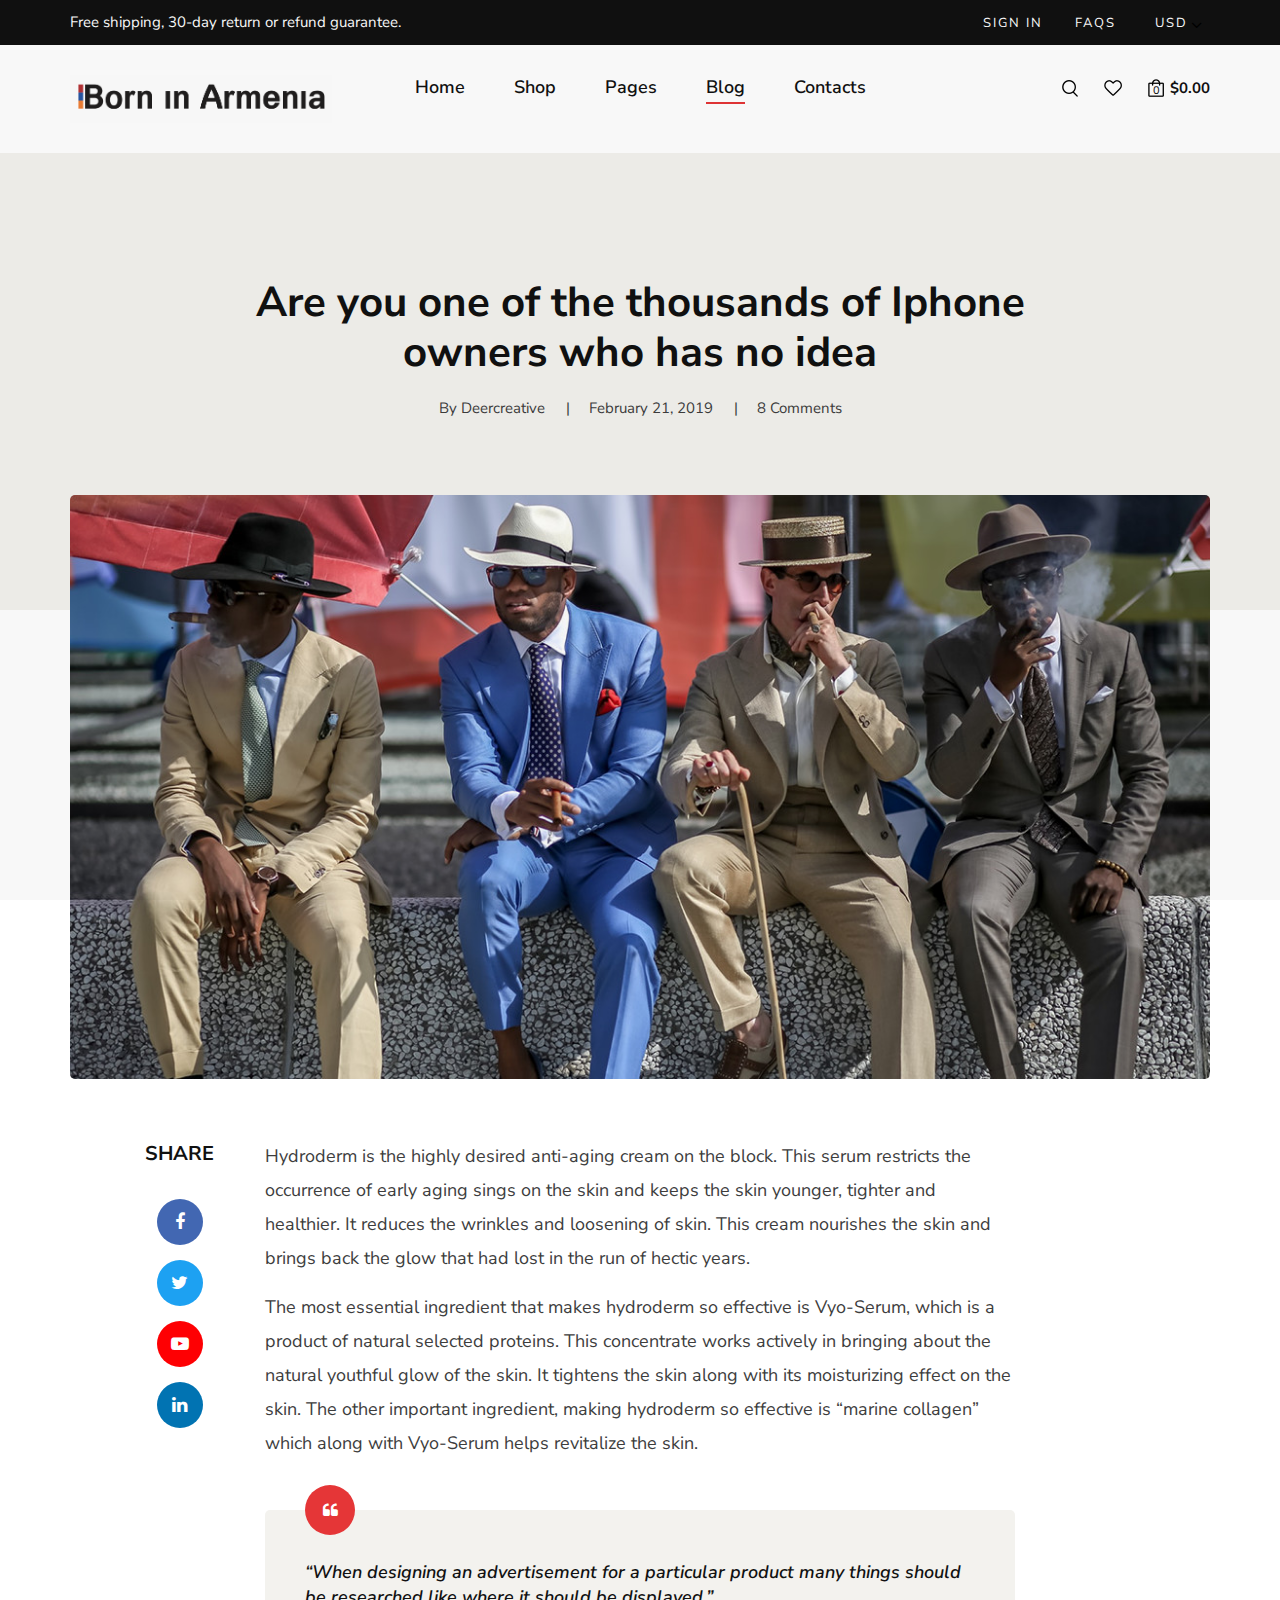
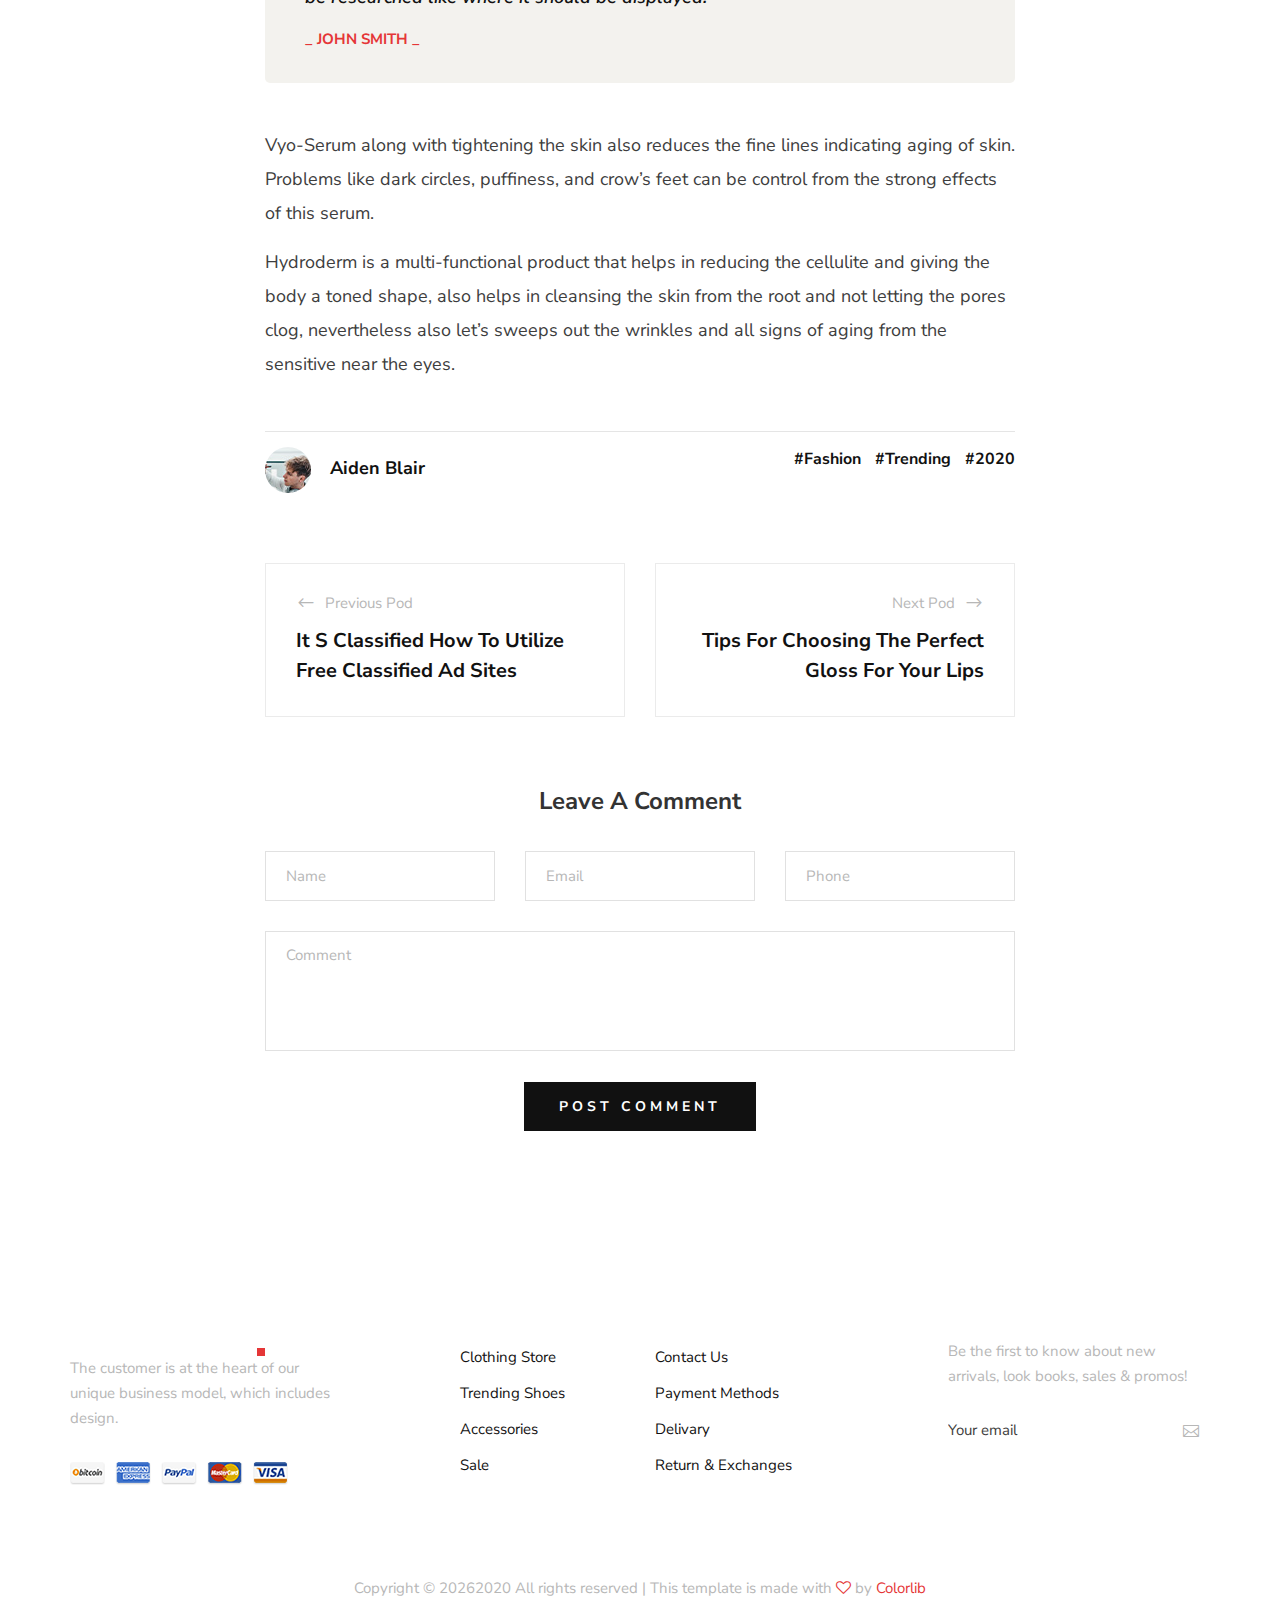
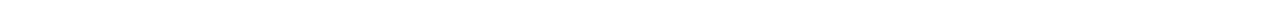
<file: blog-details.html>
<!DOCTYPE html>
<html lang="zxx">

<head>
    <meta charset="UTF-8">
    <meta name="description" content="Male_Fashion Template">
    <meta name="keywords" content="Male_Fashion, unica, creative, html">
    <meta name="viewport" content="width=device-width, initial-scale=1.0">
    <meta http-equiv="X-UA-Compatible" content="ie=edge">
    <title>Male-Fashion | Template</title>

    <!-- Google Font -->
    <link href="https://fonts.googleapis.com/css2?family=Nunito+Sans:wght@300;400;600;700;800;900&display=swap"
        rel="stylesheet">

    <!-- Css Styles -->
    <link rel="stylesheet" href="css/bootstrap.min.css" type="text/css">
    <link rel="stylesheet" href="css/font-awesome.min.css" type="text/css">
    <link rel="stylesheet" href="css/elegant-icons.css" type="text/css">
    <link rel="stylesheet" href="css/magnific-popup.css" type="text/css">
    <link rel="stylesheet" href="css/nice-select.css" type="text/css">
    <link rel="stylesheet" href="css/owl.carousel.min.css" type="text/css">
    <link rel="stylesheet" href="css/slicknav.min.css" type="text/css">
    <link rel="stylesheet" href="css/style.css" type="text/css">
</head>

<body>
    <!-- Page Preloder -->
    <div id="preloder">
        <div class="loader"></div>
    </div>

    <!-- Offcanvas Menu Begin -->
    <div class="offcanvas-menu-overlay"></div>
    <div class="offcanvas-menu-wrapper">
        <div class="offcanvas__option">
            <div class="offcanvas__links">
                <a href="#">Sign in</a>
                <a href="#">FAQs</a>
            </div>
            <div class="offcanvas__top__hover">
                <span>Usd <i class="arrow_carrot-down"></i></span>
                <ul>
                    <li>USD</li>
                    <li>EUR</li>
                    <li>USD</li>
                </ul>
            </div>
        </div>
        <div class="offcanvas__nav__option">
            <a href="#" class="search-switch"><img src="img/icon/search.png" alt=""></a>
            <a href="#"><img src="img/icon/heart.png" alt=""></a>
            <a href="#"><img src="img/icon/cart.png" alt=""> <span>0</span></a>
            <div class="price">$0.00</div>
        </div>
        <div id="mobile-menu-wrap"></div>
        <div class="offcanvas__text">
            <p>Free shipping, 30-day return or refund guarantee.</p>
        </div>
    </div>
    <!-- Offcanvas Menu End -->

    <!-- Header Section Begin -->
    <header class="header">
        <div class="header__top">
            <div class="container">
                <div class="row">
                    <div class="col-lg-6 col-md-7">
                        <div class="header__top__left">
                            <p>Free shipping, 30-day return or refund guarantee.</p>
                        </div>
                    </div>
                    <div class="col-lg-6 col-md-5">
                        <div class="header__top__right">
                            <div class="header__top__links">
                                <a href="#">Sign in</a>
                                <a href="#">FAQs</a>
                            </div>
                            <div class="header__top__hover">
                                <span>Usd <i class="arrow_carrot-down"></i></span>
                                <ul>
                                    <li>USD</li>
                                    <li>EUR</li>
                                    <li>USD</li>
                                </ul>
                            </div>
                        </div>
                    </div>
                </div>
            </div>
        </div>
        <div class="container">
            <div class="row">
                <div class="col-lg-3 col-md-3">
                    <div class="header__logo">
                        <a href="./index.html"><img src="img/logo.png" alt=""></a>
                    </div>
                </div>
                <div class="col-lg-6 col-md-6">
                    <nav class="header__menu mobile-menu">
                        <ul>
                            <li><a href="./index.html">Home</a></li>
                            <li><a href="./shop.html">Shop</a></li>
                            <li><a href="#">Pages</a>
                                <ul class="dropdown">
                                    <li><a href="./about.html">About Us</a></li>
                                    <li><a href="./shop-details.html">Shop Details</a></li>
                                    <li><a href="./shopping-cart.html">Shopping Cart</a></li>
                                    <li><a href="./checkout.html">Check Out</a></li>
                                    <li><a href="./blog-details.html">Blog Details</a></li>
                                </ul>
                            </li>
                            <li class="active"><a href="./blog.html">Blog</a></li>
                            <li><a href="./contact.html">Contacts</a></li>
                        </ul>
                    </nav>
                </div>
                <div class="col-lg-3 col-md-3">
                    <div class="header__nav__option">
                        <a href="#" class="search-switch"><img src="img/icon/search.png" alt=""></a>
                        <a href="#"><img src="img/icon/heart.png" alt=""></a>
                        <a href="#"><img src="img/icon/cart.png" alt=""> <span>0</span></a>
                        <div class="price">$0.00</div>
                    </div>
                </div>
            </div>
            <div class="canvas__open"><i class="fa fa-bars"></i></div>
        </div>
    </header>
    <!-- Header Section End -->

    <!-- Blog Details Hero Begin -->
    <section class="blog-hero spad">
        <div class="container">
            <div class="row d-flex justify-content-center">
                <div class="col-lg-9 text-center">
                    <div class="blog__hero__text">
                        <h2>Are you one of the thousands of Iphone owners who has no idea</h2>
                        <ul>
                            <li>By Deercreative</li>
                            <li>February 21, 2019</li>
                            <li>8 Comments</li>
                        </ul>
                    </div>
                </div>
            </div>
        </div>
    </section>
    <!-- Blog Details Hero End -->

    <!-- Blog Details Section Begin -->
    <section class="blog-details spad">
        <div class="container">
            <div class="row d-flex justify-content-center">
                <div class="col-lg-12">
                    <div class="blog__details__pic">
                        <img src="img/blog/details/blog-details.jpg" alt="">
                    </div>
                </div>
                <div class="col-lg-8">
                    <div class="blog__details__content">
                        <div class="blog__details__share">
                            <span>share</span>
                            <ul>
                                <li><a href="#"><i class="fa fa-facebook"></i></a></li>
                                <li><a href="#" class="twitter"><i class="fa fa-twitter"></i></a></li>
                                <li><a href="#" class="youtube"><i class="fa fa-youtube-play"></i></a></li>
                                <li><a href="#" class="linkedin"><i class="fa fa-linkedin"></i></a></li>
                            </ul>
                        </div>
                        <div class="blog__details__text">
                            <p>Hydroderm is the highly desired anti-aging cream on the block. This serum restricts the
                                occurrence of early aging sings on the skin and keeps the skin younger, tighter and
                                healthier. It reduces the wrinkles and loosening of skin. This cream nourishes the skin
                                and brings back the glow that had lost in the run of hectic years.</p>
                            <p>The most essential ingredient that makes hydroderm so effective is Vyo-Serum, which is a
                                product of natural selected proteins. This concentrate works actively in bringing about
                                the natural youthful glow of the skin. It tightens the skin along with its moisturizing
                                effect on the skin. The other important ingredient, making hydroderm so effective is
                                “marine collagen” which along with Vyo-Serum helps revitalize the skin.</p>
                        </div>
                        <div class="blog__details__quote">
                            <i class="fa fa-quote-left"></i>
                            <p>“When designing an advertisement for a particular product many things should be
                                researched like where it should be displayed.”</p>
                            <h6>_ John Smith _</h6>
                        </div>
                        <div class="blog__details__text">
                            <p>Vyo-Serum along with tightening the skin also reduces the fine lines indicating aging of
                                skin. Problems like dark circles, puffiness, and crow’s feet can be control from the
                                strong effects of this serum.</p>
                            <p>Hydroderm is a multi-functional product that helps in reducing the cellulite and giving
                                the body a toned shape, also helps in cleansing the skin from the root and not letting
                                the pores clog, nevertheless also let’s sweeps out the wrinkles and all signs of aging
                                from the sensitive near the eyes.</p>
                        </div>
                        <div class="blog__details__option">
                            <div class="row">
                                <div class="col-lg-6 col-md-6 col-sm-6">
                                    <div class="blog__details__author">
                                        <div class="blog__details__author__pic">
                                            <img src="img/blog/details/blog-author.jpg" alt="">
                                        </div>
                                        <div class="blog__details__author__text">
                                            <h5>Aiden Blair</h5>
                                        </div>
                                    </div>
                                </div>
                                <div class="col-lg-6 col-md-6 col-sm-6">
                                    <div class="blog__details__tags">
                                        <a href="#">#Fashion</a>
                                        <a href="#">#Trending</a>
                                        <a href="#">#2020</a>
                                    </div>
                                </div>
                            </div>
                        </div>
                        <div class="blog__details__btns">
                            <div class="row">
                                <div class="col-lg-6 col-md-6 col-sm-6">
                                    <a href="" class="blog__details__btns__item">
                                        <p><span class="arrow_left"></span> Previous Pod</p>
                                        <h5>It S Classified How To Utilize Free Classified Ad Sites</h5>
                                    </a>
                                </div>
                                <div class="col-lg-6 col-md-6 col-sm-6">
                                    <a href="" class="blog__details__btns__item blog__details__btns__item--next">
                                        <p>Next Pod <span class="arrow_right"></span></p>
                                        <h5>Tips For Choosing The Perfect Gloss For Your Lips</h5>
                                    </a>
                                </div>
                            </div>
                        </div>
                        <div class="blog__details__comment">
                            <h4>Leave A Comment</h4>
                            <form action="#">
                                <div class="row">
                                    <div class="col-lg-4 col-md-4">
                                        <input type="text" placeholder="Name">
                                    </div>
                                    <div class="col-lg-4 col-md-4">
                                        <input type="text" placeholder="Email">
                                    </div>
                                    <div class="col-lg-4 col-md-4">
                                        <input type="text" placeholder="Phone">
                                    </div>
                                    <div class="col-lg-12 text-center">
                                        <textarea placeholder="Comment"></textarea>
                                        <button type="submit" class="site-btn">Post Comment</button>
                                    </div>
                                </div>
                            </form>
                        </div>
                    </div>
                </div>
            </div>
        </div>
    </section>
    <!-- Blog Details Section End -->

    <!-- Footer Section Begin -->
    <footer class="footer">
        <div class="container">
            <div class="row">
                <div class="col-lg-3 col-md-6 col-sm-6">
                    <div class="footer__about">
                        <div class="footer__logo">
                            <a href="#"><img src="img/footer-logo.png" alt=""></a>
                        </div>
                        <p>The customer is at the heart of our unique business model, which includes design.</p>
                        <a href="#"><img src="img/payment.png" alt=""></a>
                    </div>
                </div>
                <div class="col-lg-2 offset-lg-1 col-md-3 col-sm-6">
                    <div class="footer__widget">
                        <h6>Shopping</h6>
                        <ul>
                            <li><a href="#">Clothing Store</a></li>
                            <li><a href="#">Trending Shoes</a></li>
                            <li><a href="#">Accessories</a></li>
                            <li><a href="#">Sale</a></li>
                        </ul>
                    </div>
                </div>
                <div class="col-lg-2 col-md-3 col-sm-6">
                    <div class="footer__widget">
                        <h6>Shopping</h6>
                        <ul>
                            <li><a href="#">Contact Us</a></li>
                            <li><a href="#">Payment Methods</a></li>
                            <li><a href="#">Delivary</a></li>
                            <li><a href="#">Return & Exchanges</a></li>
                        </ul>
                    </div>
                </div>
                <div class="col-lg-3 offset-lg-1 col-md-6 col-sm-6">
                    <div class="footer__widget">
                        <h6>NewLetter</h6>
                        <div class="footer__newslatter">
                            <p>Be the first to know about new arrivals, look books, sales & promos!</p>
                            <form action="#">
                                <input type="text" placeholder="Your email">
                                <button type="submit"><span class="icon_mail_alt"></span></button>
                            </form>
                        </div>
                    </div>
                </div>
            </div>
            <div class="row">
                <div class="col-lg-12 text-center">
                    <div class="footer__copyright__text">
                        <!-- Link back to Colorlib can't be removed. Template is licensed under CC BY 3.0. -->
                        <p>Copyright ©
                            <script>
                                document.write(new Date().getFullYear());
                            </script>2020
                            All rights reserved | This template is made with <i class="fa fa-heart-o"
                                aria-hidden="true"></i> by <a href="https://colorlib.com" target="_blank">Colorlib</a>
                        </p>
                        <!-- Link back to Colorlib can't be removed. Template is licensed under CC BY 3.0. -->
                    </div>
                </div>
            </div>
        </div>
    </footer>
    <!-- Footer Section End -->

    <!-- Search Begin -->
    <div class="search-model">
        <div class="h-100 d-flex align-items-center justify-content-center">
            <div class="search-close-switch">+</div>
            <form class="search-model-form">
                <input type="text" id="search-input" placeholder="Search here.....">
            </form>
        </div>
    </div>
    <!-- Search End -->

    <!-- Js Plugins -->
    <script src="js/jquery-3.3.1.min.js"></script>
    <script src="js/bootstrap.min.js"></script>
    <script src="js/jquery.nice-select.min.js"></script>
    <script src="js/jquery.nicescroll.min.js"></script>
    <script src="js/jquery.magnific-popup.min.js"></script>
    <script src="js/jquery.countdown.min.js"></script>
    <script src="js/jquery.slicknav.js"></script>
    <script src="js/mixitup.min.js"></script>
    <script src="js/owl.carousel.min.js"></script>
    <script src="js/main.js"></script>
</body>

</html>
</file>
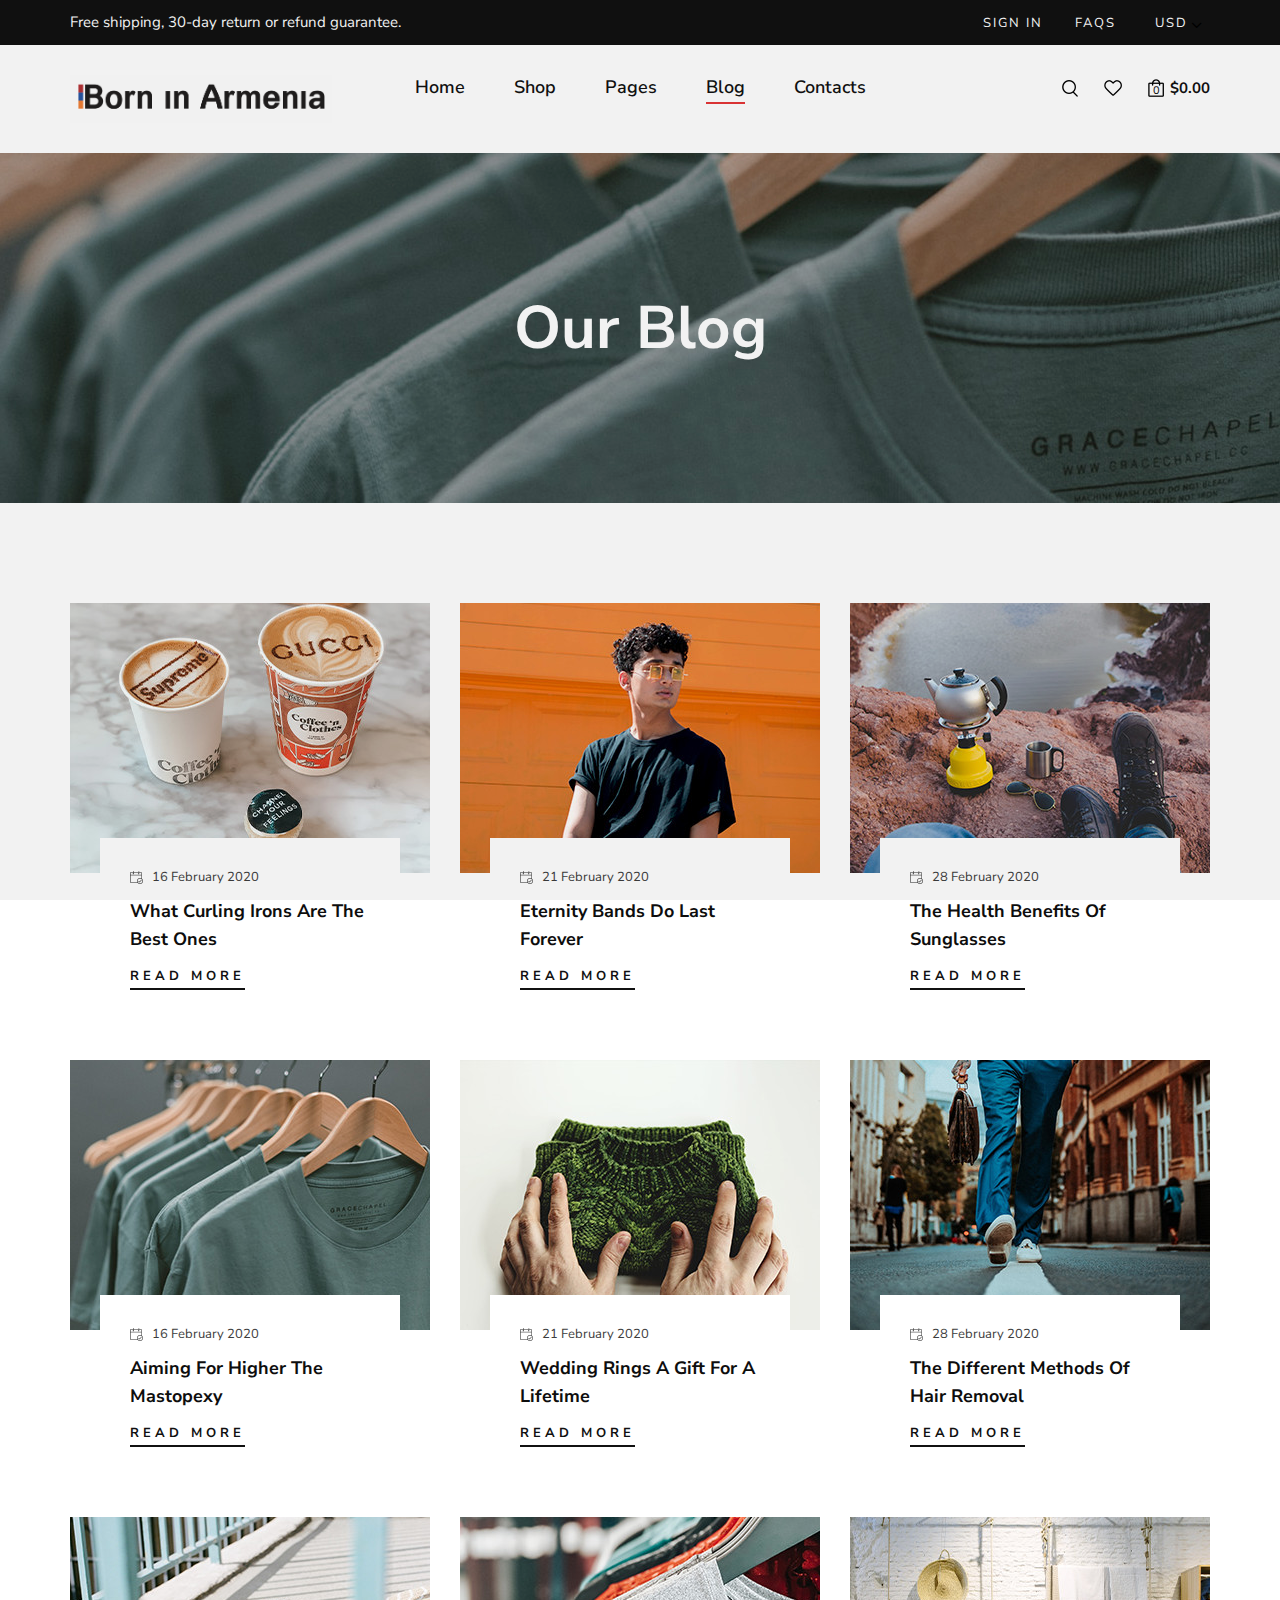
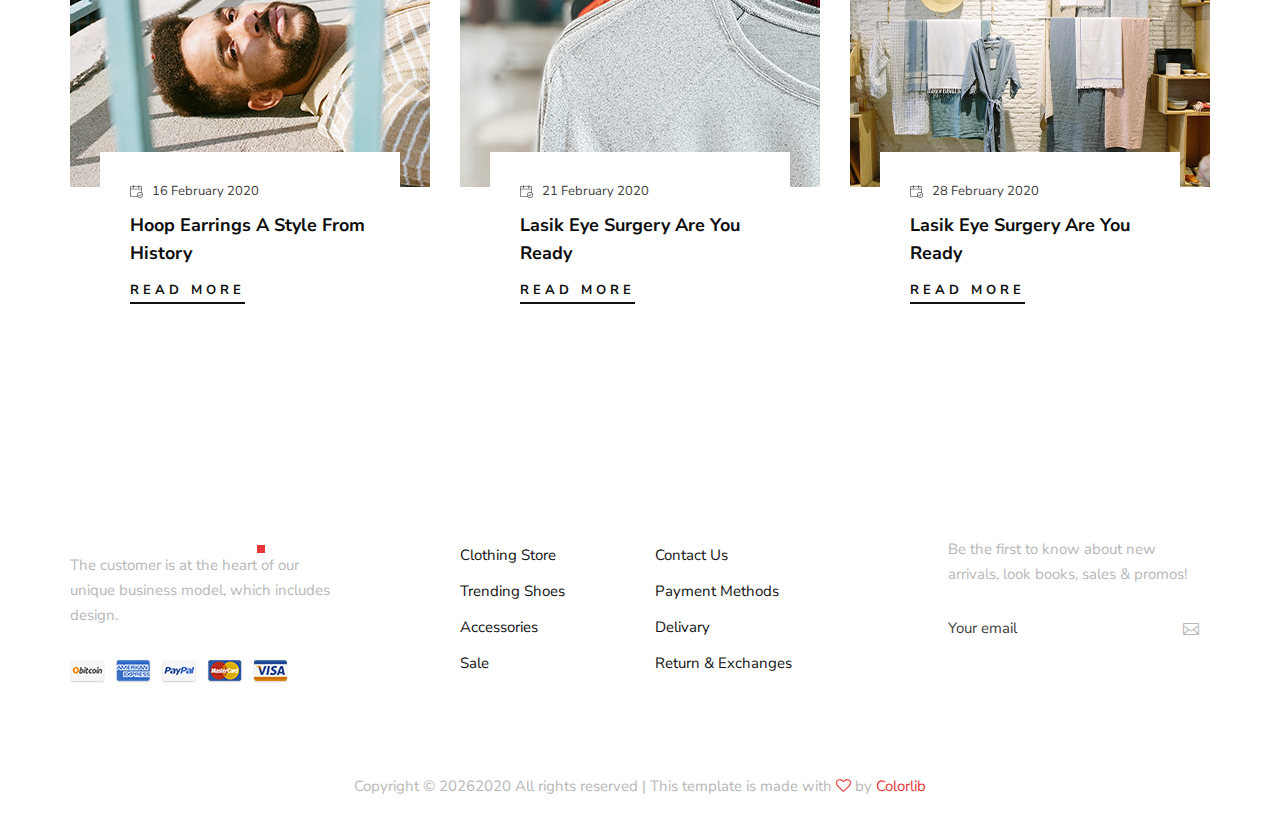
<file: blog.html>
<!DOCTYPE html>
<html lang="zxx">

<head>
    <meta charset="UTF-8">
    <meta name="description" content="Male_Fashion Template">
    <meta name="keywords" content="Male_Fashion, unica, creative, html">
    <meta name="viewport" content="width=device-width, initial-scale=1.0">
    <meta http-equiv="X-UA-Compatible" content="ie=edge">
    <title>Male-Fashion | Template</title>

    <!-- Google Font -->
    <link href="https://fonts.googleapis.com/css2?family=Nunito+Sans:wght@300;400;600;700;800;900&display=swap"
        rel="stylesheet">

    <!-- Css Styles -->
    <link rel="stylesheet" href="css/bootstrap.min.css" type="text/css">
    <link rel="stylesheet" href="css/font-awesome.min.css" type="text/css">
    <link rel="stylesheet" href="css/elegant-icons.css" type="text/css">
    <link rel="stylesheet" href="css/magnific-popup.css" type="text/css">
    <link rel="stylesheet" href="css/nice-select.css" type="text/css">
    <link rel="stylesheet" href="css/owl.carousel.min.css" type="text/css">
    <link rel="stylesheet" href="css/slicknav.min.css" type="text/css">
    <link rel="stylesheet" href="css/style.css" type="text/css">
</head>

<body>
    <!-- Page Preloder -->
    <div id="preloder">
        <div class="loader"></div>
    </div>

    <!-- Offcanvas Menu Begin -->
    <div class="offcanvas-menu-overlay"></div>
    <div class="offcanvas-menu-wrapper">
        <div class="offcanvas__option">
            <div class="offcanvas__links">
                <a href="#">Sign in</a>
                <a href="#">FAQs</a>
            </div>
            <div class="offcanvas__top__hover">
                <span>Usd <i class="arrow_carrot-down"></i></span>
                <ul>
                    <li>USD</li>
                    <li>EUR</li>
                    <li>USD</li>
                </ul>
            </div>
        </div>
        <div class="offcanvas__nav__option">
            <a href="#" class="search-switch"><img src="img/icon/search.png" alt=""></a>
            <a href="#"><img src="img/icon/heart.png" alt=""></a>
            <a href="#"><img src="img/icon/cart.png" alt=""> <span>0</span></a>
            <div class="price">$0.00</div>
        </div>
        <div id="mobile-menu-wrap"></div>
        <div class="offcanvas__text">
            <p>Free shipping, 30-day return or refund guarantee.</p>
        </div>
    </div>
    <!-- Offcanvas Menu End -->

    <!-- Header Section Begin -->
    <header class="header">
        <div class="header__top">
            <div class="container">
                <div class="row">
                    <div class="col-lg-6 col-md-7">
                        <div class="header__top__left">
                            <p>Free shipping, 30-day return or refund guarantee.</p>
                        </div>
                    </div>
                    <div class="col-lg-6 col-md-5">
                        <div class="header__top__right">
                            <div class="header__top__links">
                                <a href="#">Sign in</a>
                                <a href="#">FAQs</a>
                            </div>
                            <div class="header__top__hover">
                                <span>Usd <i class="arrow_carrot-down"></i></span>
                                <ul>
                                    <li>USD</li>
                                    <li>EUR</li>
                                    <li>USD</li>
                                </ul>
                            </div>
                        </div>
                    </div>
                </div>
            </div>
        </div>
        <div class="container">
            <div class="row">
                <div class="col-lg-3 col-md-3">
                    <div class="header__logo">
                        <a href="./index.html"><img src="img/logo.png" alt=""></a>
                    </div>
                </div>
                <div class="col-lg-6 col-md-6">
                    <nav class="header__menu mobile-menu">
                        <ul>
                            <li><a href="./index.html">Home</a></li>
                            <li><a href="./shop.html">Shop</a></li>
                            <li><a href="#">Pages</a>
                                <ul class="dropdown">
                                    <li><a href="./about.html">About Us</a></li>
                                    <li><a href="./shop-details.html">Shop Details</a></li>
                                    <li><a href="./shopping-cart.html">Shopping Cart</a></li>
                                    <li><a href="./checkout.html">Check Out</a></li>
                                    <li><a href="./blog-details.html">Blog Details</a></li>
                                </ul>
                            </li>
                            <li class="active"><a href="./blog.html">Blog</a></li>
                            <li><a href="./contact.html">Contacts</a></li>
                        </ul>
                    </nav>
                </div>
                <div class="col-lg-3 col-md-3">
                    <div class="header__nav__option">
                        <a href="#" class="search-switch"><img src="img/icon/search.png" alt=""></a>
                        <a href="#"><img src="img/icon/heart.png" alt=""></a>
                        <a href="#"><img src="img/icon/cart.png" alt=""> <span>0</span></a>
                        <div class="price">$0.00</div>
                    </div>
                </div>
            </div>
            <div class="canvas__open"><i class="fa fa-bars"></i></div>
        </div>
    </header>
    <!-- Header Section End -->

    <!-- Breadcrumb Section Begin -->
    <section class="breadcrumb-blog set-bg" data-setbg="img/breadcrumb-bg.jpg">
        <div class="container">
            <div class="row">
                <div class="col-lg-12">
                    <h2>Our Blog</h2>
                </div>
            </div>
        </div>
    </section>
    <!-- Breadcrumb Section End -->

    <!-- Blog Section Begin -->
    <section class="blog spad">
        <div class="container">
            <div class="row">
                <div class="col-lg-4 col-md-6 col-sm-6">
                    <div class="blog__item">
                        <div class="blog__item__pic set-bg" data-setbg="img/blog/blog-1.jpg"></div>
                        <div class="blog__item__text">
                            <span><img src="img/icon/calendar.png" alt=""> 16 February 2020</span>
                            <h5>What Curling Irons Are The Best Ones</h5>
                            <a href="#">Read More</a>
                        </div>
                    </div>
                </div>
                <div class="col-lg-4 col-md-6 col-sm-6">
                    <div class="blog__item">
                        <div class="blog__item__pic set-bg" data-setbg="img/blog/blog-2.jpg"></div>
                        <div class="blog__item__text">
                            <span><img src="img/icon/calendar.png" alt=""> 21 February 2020</span>
                            <h5>Eternity Bands Do Last Forever</h5>
                            <a href="#">Read More</a>
                        </div>
                    </div>
                </div>
                <div class="col-lg-4 col-md-6 col-sm-6">
                    <div class="blog__item">
                        <div class="blog__item__pic set-bg" data-setbg="img/blog/blog-3.jpg"></div>
                        <div class="blog__item__text">
                            <span><img src="img/icon/calendar.png" alt=""> 28 February 2020</span>
                            <h5>The Health Benefits Of Sunglasses</h5>
                            <a href="#">Read More</a>
                        </div>
                    </div>
                </div>
                <div class="col-lg-4 col-md-6 col-sm-6">
                    <div class="blog__item">
                        <div class="blog__item__pic set-bg" data-setbg="img/blog/blog-4.jpg"></div>
                        <div class="blog__item__text">
                            <span><img src="img/icon/calendar.png" alt=""> 16 February 2020</span>
                            <h5>Aiming For Higher The Mastopexy</h5>
                            <a href="#">Read More</a>
                        </div>
                    </div>
                </div>
                <div class="col-lg-4 col-md-6 col-sm-6">
                    <div class="blog__item">
                        <div class="blog__item__pic set-bg" data-setbg="img/blog/blog-5.jpg"></div>
                        <div class="blog__item__text">
                            <span><img src="img/icon/calendar.png" alt=""> 21 February 2020</span>
                            <h5>Wedding Rings A Gift For A Lifetime</h5>
                            <a href="#">Read More</a>
                        </div>
                    </div>
                </div>
                <div class="col-lg-4 col-md-6 col-sm-6">
                    <div class="blog__item">
                        <div class="blog__item__pic set-bg" data-setbg="img/blog/blog-6.jpg"></div>
                        <div class="blog__item__text">
                            <span><img src="img/icon/calendar.png" alt=""> 28 February 2020</span>
                            <h5>The Different Methods Of Hair Removal</h5>
                            <a href="#">Read More</a>
                        </div>
                    </div>
                </div>
                <div class="col-lg-4 col-md-6 col-sm-6">
                    <div class="blog__item">
                        <div class="blog__item__pic set-bg" data-setbg="img/blog/blog-7.jpg"></div>
                        <div class="blog__item__text">
                            <span><img src="img/icon/calendar.png" alt=""> 16 February 2020</span>
                            <h5>Hoop Earrings A Style From History</h5>
                            <a href="#">Read More</a>
                        </div>
                    </div>
                </div>
                <div class="col-lg-4 col-md-6 col-sm-6">
                    <div class="blog__item">
                        <div class="blog__item__pic set-bg" data-setbg="img/blog/blog-8.jpg"></div>
                        <div class="blog__item__text">
                            <span><img src="img/icon/calendar.png" alt=""> 21 February 2020</span>
                            <h5>Lasik Eye Surgery Are You Ready</h5>
                            <a href="#">Read More</a>
                        </div>
                    </div>
                </div>
                <div class="col-lg-4 col-md-6 col-sm-6">
                    <div class="blog__item">
                        <div class="blog__item__pic set-bg" data-setbg="img/blog/blog-9.jpg"></div>
                        <div class="blog__item__text">
                            <span><img src="img/icon/calendar.png" alt=""> 28 February 2020</span>
                            <h5>Lasik Eye Surgery Are You Ready</h5>
                            <a href="#">Read More</a>
                        </div>
                    </div>
                </div>
            </div>
        </div>
    </section>
    <!-- Blog Section End -->

    <!-- Footer Section Begin -->
    <footer class="footer">
        <div class="container">
            <div class="row">
                <div class="col-lg-3 col-md-6 col-sm-6">
                    <div class="footer__about">
                        <div class="footer__logo">
                            <a href="#"><img src="img/footer-logo.png" alt=""></a>
                        </div>
                        <p>The customer is at the heart of our unique business model, which includes design.</p>
                        <a href="#"><img src="img/payment.png" alt=""></a>
                    </div>
                </div>
                <div class="col-lg-2 offset-lg-1 col-md-3 col-sm-6">
                    <div class="footer__widget">
                        <h6>Shopping</h6>
                        <ul>
                            <li><a href="#">Clothing Store</a></li>
                            <li><a href="#">Trending Shoes</a></li>
                            <li><a href="#">Accessories</a></li>
                            <li><a href="#">Sale</a></li>
                        </ul>
                    </div>
                </div>
                <div class="col-lg-2 col-md-3 col-sm-6">
                    <div class="footer__widget">
                        <h6>Shopping</h6>
                        <ul>
                            <li><a href="#">Contact Us</a></li>
                            <li><a href="#">Payment Methods</a></li>
                            <li><a href="#">Delivary</a></li>
                            <li><a href="#">Return & Exchanges</a></li>
                        </ul>
                    </div>
                </div>
                <div class="col-lg-3 offset-lg-1 col-md-6 col-sm-6">
                    <div class="footer__widget">
                        <h6>NewLetter</h6>
                        <div class="footer__newslatter">
                            <p>Be the first to know about new arrivals, look books, sales & promos!</p>
                            <form action="#">
                                <input type="text" placeholder="Your email">
                                <button type="submit"><span class="icon_mail_alt"></span></button>
                            </form>
                        </div>
                    </div>
                </div>
            </div>
            <div class="row">
                <div class="col-lg-12 text-center">
                    <div class="footer__copyright__text">
                        <!-- Link back to Colorlib can't be removed. Template is licensed under CC BY 3.0. -->
                        <p>Copyright ©
                            <script>
                                document.write(new Date().getFullYear());
                            </script>2020
                            All rights reserved | This template is made with <i class="fa fa-heart-o"
                                aria-hidden="true"></i> by <a href="https://colorlib.com" target="_blank">Colorlib</a>
                        </p>
                        <!-- Link back to Colorlib can't be removed. Template is licensed under CC BY 3.0. -->
                    </div>
                </div>
            </div>
        </div>
    </footer>
    <!-- Footer Section End -->

    <!-- Search Begin -->
    <div class="search-model">
        <div class="h-100 d-flex align-items-center justify-content-center">
            <div class="search-close-switch">+</div>
            <form class="search-model-form">
                <input type="text" id="search-input" placeholder="Search here.....">
            </form>
        </div>
    </div>
    <!-- Search End -->

    <!-- Js Plugins -->
    <script src="js/jquery-3.3.1.min.js"></script>
    <script src="js/bootstrap.min.js"></script>
    <script src="js/jquery.nice-select.min.js"></script>
    <script src="js/jquery.nicescroll.min.js"></script>
    <script src="js/jquery.magnific-popup.min.js"></script>
    <script src="js/jquery.countdown.min.js"></script>
    <script src="js/jquery.slicknav.js"></script>
    <script src="js/mixitup.min.js"></script>
    <script src="js/owl.carousel.min.js"></script>
    <script src="js/main.js"></script>
</body>

</html>
</file>
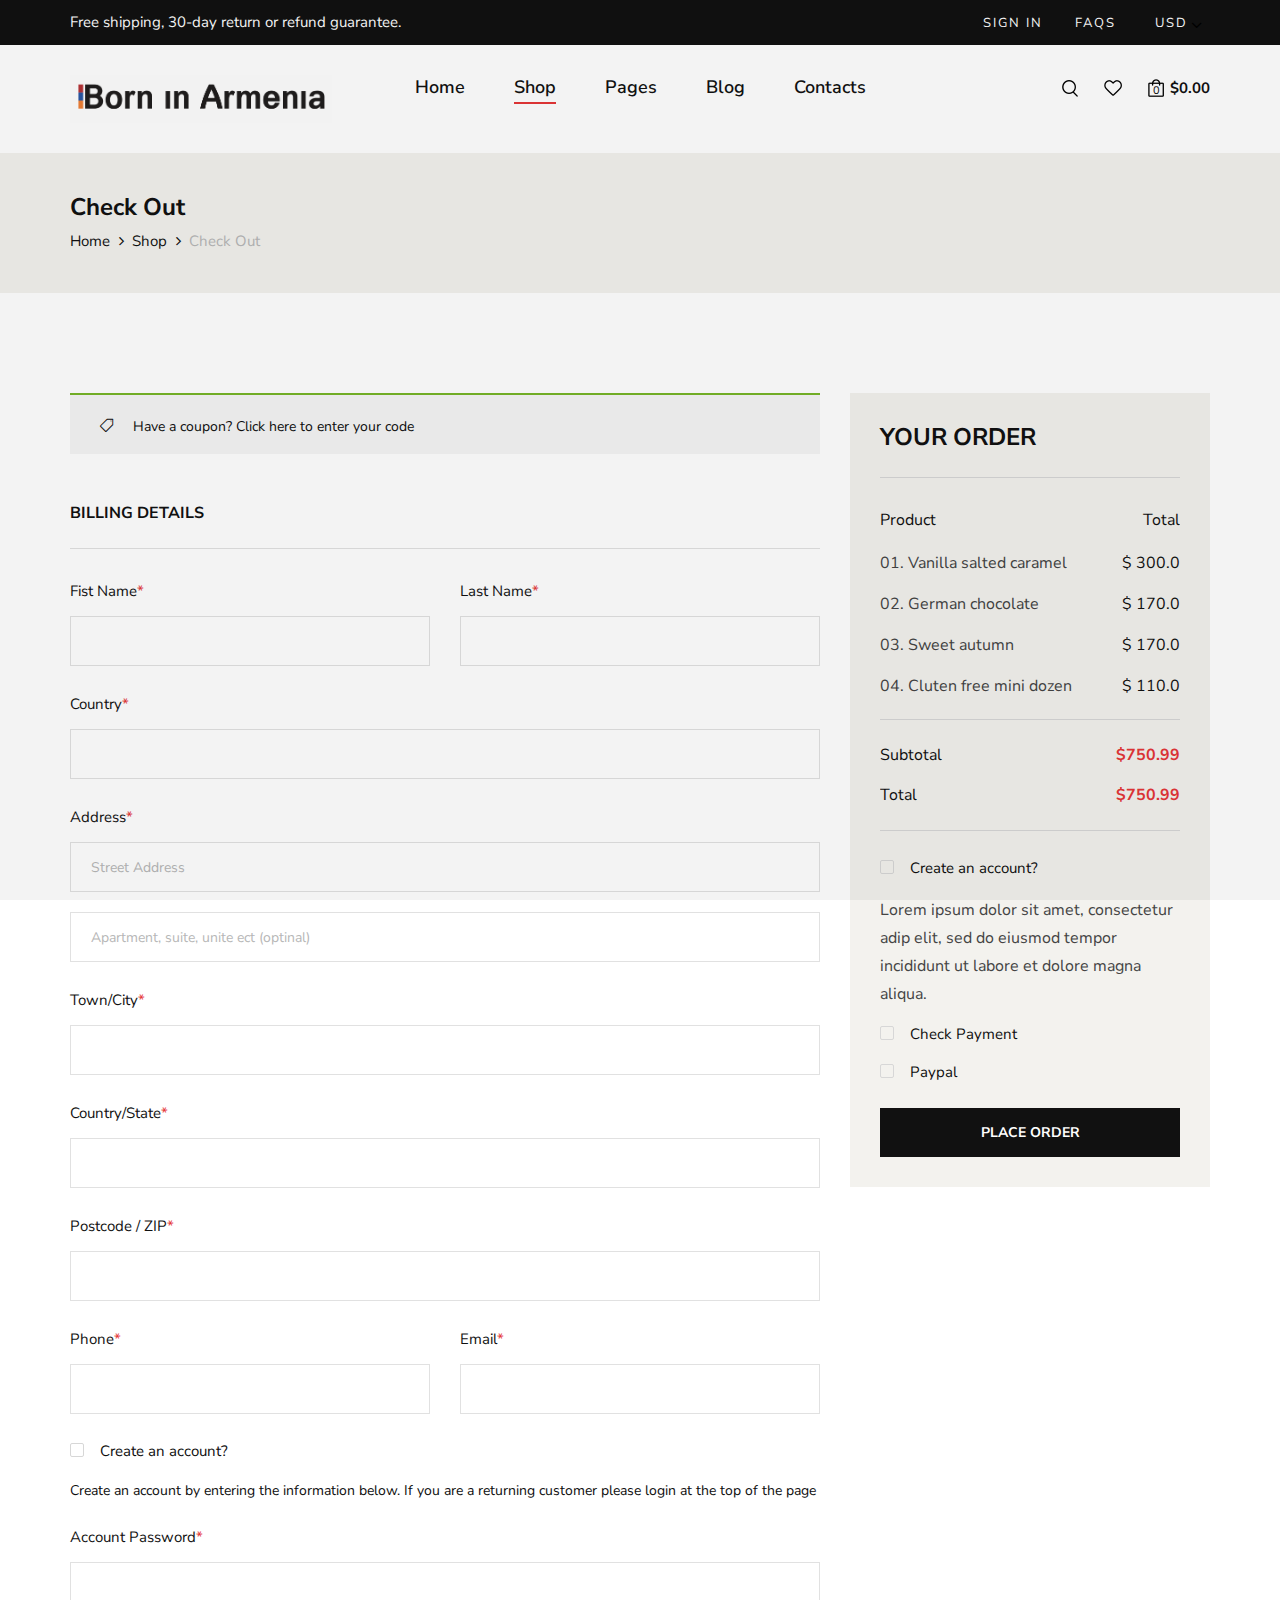
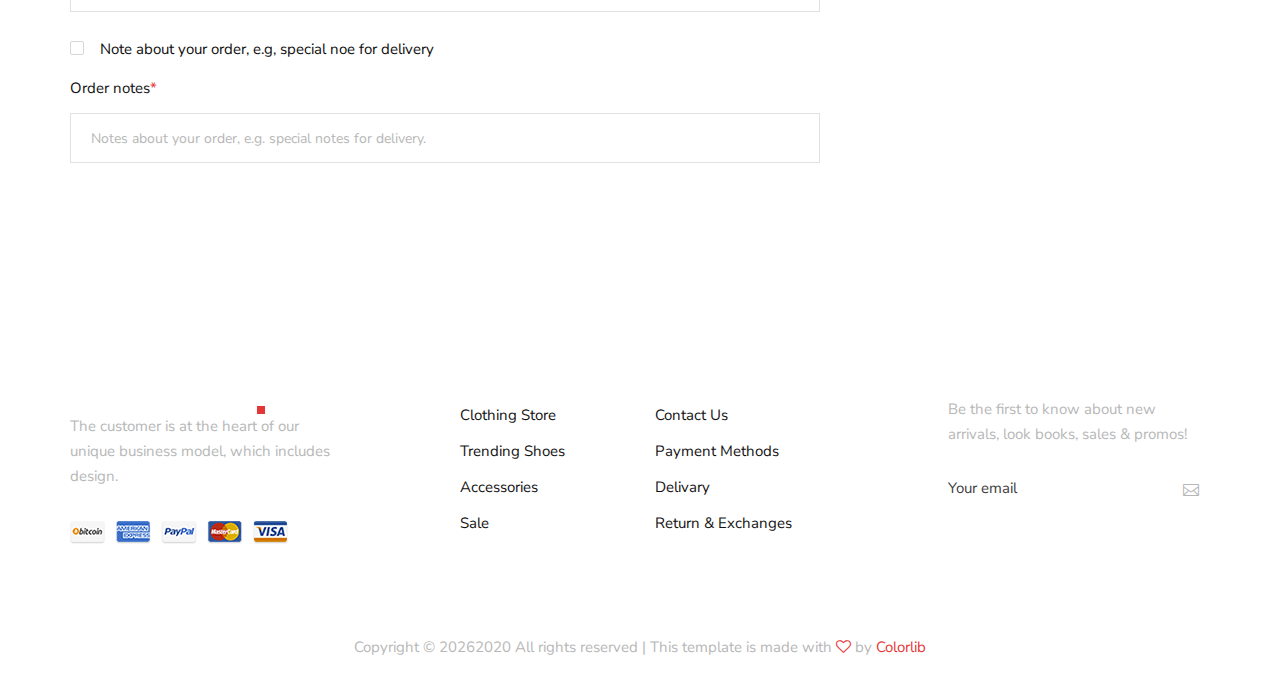
<file: checkout.html>
<!DOCTYPE html>
<html lang="zxx">

<head>
    <meta charset="UTF-8">
    <meta name="description" content="Male_Fashion Template">
    <meta name="keywords" content="Male_Fashion, unica, creative, html">
    <meta name="viewport" content="width=device-width, initial-scale=1.0">
    <meta http-equiv="X-UA-Compatible" content="ie=edge">
    <title>Male-Fashion | Template</title>

    <!-- Google Font -->
    <link href="https://fonts.googleapis.com/css2?family=Nunito+Sans:wght@300;400;600;700;800;900&display=swap"
    rel="stylesheet">

    <!-- Css Styles -->
    <link rel="stylesheet" href="css/bootstrap.min.css" type="text/css">
    <link rel="stylesheet" href="css/font-awesome.min.css" type="text/css">
    <link rel="stylesheet" href="css/elegant-icons.css" type="text/css">
    <link rel="stylesheet" href="css/magnific-popup.css" type="text/css">
    <link rel="stylesheet" href="css/nice-select.css" type="text/css">
    <link rel="stylesheet" href="css/owl.carousel.min.css" type="text/css">
    <link rel="stylesheet" href="css/slicknav.min.css" type="text/css">
    <link rel="stylesheet" href="css/style.css" type="text/css">
</head>

<body>
    <!-- Page Preloder -->
    <div id="preloder">
        <div class="loader"></div>
    </div>

    <!-- Offcanvas Menu Begin -->
    <div class="offcanvas-menu-overlay"></div>
    <div class="offcanvas-menu-wrapper">
        <div class="offcanvas__option">
            <div class="offcanvas__links">
                <a href="#">Sign in</a>
                <a href="#">FAQs</a>
            </div>
            <div class="offcanvas__top__hover">
                <span>Usd <i class="arrow_carrot-down"></i></span>
                <ul>
                    <li>USD</li>
                    <li>EUR</li>
                    <li>USD</li>
                </ul>
            </div>
        </div>
        <div class="offcanvas__nav__option">
            <a href="#" class="search-switch"><img src="img/icon/search.png" alt=""></a>
            <a href="#"><img src="img/icon/heart.png" alt=""></a>
            <a href="#"><img src="img/icon/cart.png" alt=""> <span>0</span></a>
            <div class="price">$0.00</div>
        </div>
        <div id="mobile-menu-wrap"></div>
        <div class="offcanvas__text">
            <p>Free shipping, 30-day return or refund guarantee.</p>
        </div>
    </div>
    <!-- Offcanvas Menu End -->

    <!-- Header Section Begin -->
    <header class="header">
        <div class="header__top">
            <div class="container">
                <div class="row">
                    <div class="col-lg-6 col-md-7">
                        <div class="header__top__left">
                            <p>Free shipping, 30-day return or refund guarantee.</p>
                        </div>
                    </div>
                    <div class="col-lg-6 col-md-5">
                        <div class="header__top__right">
                            <div class="header__top__links">
                                <a href="#">Sign in</a>
                                <a href="#">FAQs</a>
                            </div>
                            <div class="header__top__hover">
                                <span>Usd <i class="arrow_carrot-down"></i></span>
                                <ul>
                                    <li>USD</li>
                                    <li>EUR</li>
                                    <li>USD</li>
                                </ul>
                            </div>
                        </div>
                    </div>
                </div>
            </div>
        </div>
        <div class="container">
            <div class="row">
                <div class="col-lg-3 col-md-3">
                    <div class="header__logo">
                        <a href="./index.html"><img src="img/logo.png" alt=""></a>
                    </div>
                </div>
                <div class="col-lg-6 col-md-6">
                    <nav class="header__menu mobile-menu">
                        <ul>
                            <li><a href="./index.html">Home</a></li>
                            <li class="active"><a href="./shop.html">Shop</a></li>
                            <li><a href="#">Pages</a>
                                <ul class="dropdown">
                                    <li><a href="./about.html">About Us</a></li>
                                    <li><a href="./shop-details.html">Shop Details</a></li>
                                    <li><a href="./shopping-cart.html">Shopping Cart</a></li>
                                    <li><a href="./checkout.html">Check Out</a></li>
                                    <li><a href="./blog-details.html">Blog Details</a></li>
                                </ul>
                            </li>
                            <li><a href="./blog.html">Blog</a></li>
                            <li><a href="./contact.html">Contacts</a></li>
                        </ul>
                    </nav>
                </div>
                <div class="col-lg-3 col-md-3">
                    <div class="header__nav__option">
                        <a href="#" class="search-switch"><img src="img/icon/search.png" alt=""></a>
                        <a href="#"><img src="img/icon/heart.png" alt=""></a>
                        <a href="#"><img src="img/icon/cart.png" alt=""> <span>0</span></a>
                        <div class="price">$0.00</div>
                    </div>
                </div>
            </div>
            <div class="canvas__open"><i class="fa fa-bars"></i></div>
        </div>
    </header>
    <!-- Header Section End -->

    <!-- Breadcrumb Section Begin -->
    <section class="breadcrumb-option">
        <div class="container">
            <div class="row">
                <div class="col-lg-12">
                    <div class="breadcrumb__text">
                        <h4>Check Out</h4>
                        <div class="breadcrumb__links">
                            <a href="./index.html">Home</a>
                            <a href="./shop.html">Shop</a>
                            <span>Check Out</span>
                        </div>
                    </div>
                </div>
            </div>
        </div>
    </section>
    <!-- Breadcrumb Section End -->

    <!-- Checkout Section Begin -->
    <section class="checkout spad">
        <div class="container">
            <div class="checkout__form">
                <form action="#">
                    <div class="row">
                        <div class="col-lg-8 col-md-6">
                            <h6 class="coupon__code"><span class="icon_tag_alt"></span> Have a coupon? <a href="#">Click
                            here</a> to enter your code</h6>
                            <h6 class="checkout__title">Billing Details</h6>
                            <div class="row">
                                <div class="col-lg-6">
                                    <div class="checkout__input">
                                        <p>Fist Name<span>*</span></p>
                                        <input type="text">
                                    </div>
                                </div>
                                <div class="col-lg-6">
                                    <div class="checkout__input">
                                        <p>Last Name<span>*</span></p>
                                        <input type="text">
                                    </div>
                                </div>
                            </div>
                            <div class="checkout__input">
                                <p>Country<span>*</span></p>
                                <input type="text">
                            </div>
                            <div class="checkout__input">
                                <p>Address<span>*</span></p>
                                <input type="text" placeholder="Street Address" class="checkout__input__add">
                                <input type="text" placeholder="Apartment, suite, unite ect (optinal)">
                            </div>
                            <div class="checkout__input">
                                <p>Town/City<span>*</span></p>
                                <input type="text">
                            </div>
                            <div class="checkout__input">
                                <p>Country/State<span>*</span></p>
                                <input type="text">
                            </div>
                            <div class="checkout__input">
                                <p>Postcode / ZIP<span>*</span></p>
                                <input type="text">
                            </div>
                            <div class="row">
                                <div class="col-lg-6">
                                    <div class="checkout__input">
                                        <p>Phone<span>*</span></p>
                                        <input type="text">
                                    </div>
                                </div>
                                <div class="col-lg-6">
                                    <div class="checkout__input">
                                        <p>Email<span>*</span></p>
                                        <input type="text">
                                    </div>
                                </div>
                            </div>
                            <div class="checkout__input__checkbox">
                                <label for="acc">
                                    Create an account?
                                    <input type="checkbox" id="acc">
                                    <span class="checkmark"></span>
                                </label>
                                <p>Create an account by entering the information below. If you are a returning customer
                                please login at the top of the page</p>
                            </div>
                            <div class="checkout__input">
                                <p>Account Password<span>*</span></p>
                                <input type="text">
                            </div>
                            <div class="checkout__input__checkbox">
                                <label for="diff-acc">
                                    Note about your order, e.g, special noe for delivery
                                    <input type="checkbox" id="diff-acc">
                                    <span class="checkmark"></span>
                                </label>
                            </div>
                            <div class="checkout__input">
                                <p>Order notes<span>*</span></p>
                                <input type="text"
                                placeholder="Notes about your order, e.g. special notes for delivery.">
                            </div>
                        </div>
                        <div class="col-lg-4 col-md-6">
                            <div class="checkout__order">
                                <h4 class="order__title">Your order</h4>
                                <div class="checkout__order__products">Product <span>Total</span></div>
                                <ul class="checkout__total__products">
                                    <li>01. Vanilla salted caramel <span>$ 300.0</span></li>
                                    <li>02. German chocolate <span>$ 170.0</span></li>
                                    <li>03. Sweet autumn <span>$ 170.0</span></li>
                                    <li>04. Cluten free mini dozen <span>$ 110.0</span></li>
                                </ul>
                                <ul class="checkout__total__all">
                                    <li>Subtotal <span>$750.99</span></li>
                                    <li>Total <span>$750.99</span></li>
                                </ul>
                                <div class="checkout__input__checkbox">
                                    <label for="acc-or">
                                        Create an account?
                                        <input type="checkbox" id="acc-or">
                                        <span class="checkmark"></span>
                                    </label>
                                </div>
                                <p>Lorem ipsum dolor sit amet, consectetur adip elit, sed do eiusmod tempor incididunt
                                ut labore et dolore magna aliqua.</p>
                                <div class="checkout__input__checkbox">
                                    <label for="payment">
                                        Check Payment
                                        <input type="checkbox" id="payment">
                                        <span class="checkmark"></span>
                                    </label>
                                </div>
                                <div class="checkout__input__checkbox">
                                    <label for="paypal">
                                        Paypal
                                        <input type="checkbox" id="paypal">
                                        <span class="checkmark"></span>
                                    </label>
                                </div>
                                <button type="submit" class="site-btn">PLACE ORDER</button>
                            </div>
                        </div>
                    </div>
                </form>
            </div>
        </div>
    </section>
    <!-- Checkout Section End -->

    <!-- Footer Section Begin -->
    <footer class="footer">
        <div class="container">
            <div class="row">
                <div class="col-lg-3 col-md-6 col-sm-6">
                    <div class="footer__about">
                        <div class="footer__logo">
                            <a href="#"><img src="img/footer-logo.png" alt=""></a>
                        </div>
                        <p>The customer is at the heart of our unique business model, which includes design.</p>
                        <a href="#"><img src="img/payment.png" alt=""></a>
                    </div>
                </div>
                <div class="col-lg-2 offset-lg-1 col-md-3 col-sm-6">
                    <div class="footer__widget">
                        <h6>Shopping</h6>
                        <ul>
                            <li><a href="#">Clothing Store</a></li>
                            <li><a href="#">Trending Shoes</a></li>
                            <li><a href="#">Accessories</a></li>
                            <li><a href="#">Sale</a></li>
                        </ul>
                    </div>
                </div>
                <div class="col-lg-2 col-md-3 col-sm-6">
                    <div class="footer__widget">
                        <h6>Shopping</h6>
                        <ul>
                            <li><a href="#">Contact Us</a></li>
                            <li><a href="#">Payment Methods</a></li>
                            <li><a href="#">Delivary</a></li>
                            <li><a href="#">Return & Exchanges</a></li>
                        </ul>
                    </div>
                </div>
                <div class="col-lg-3 offset-lg-1 col-md-6 col-sm-6">
                    <div class="footer__widget">
                        <h6>NewLetter</h6>
                        <div class="footer__newslatter">
                            <p>Be the first to know about new arrivals, look books, sales & promos!</p>
                            <form action="#">
                                <input type="text" placeholder="Your email">
                                <button type="submit"><span class="icon_mail_alt"></span></button>
                            </form>
                        </div>
                    </div>
                </div>
            </div>
            <div class="row">
                <div class="col-lg-12 text-center">
                    <div class="footer__copyright__text">
                        <!-- Link back to Colorlib can't be removed. Template is licensed under CC BY 3.0. -->
                        <p>Copyright ©
                            <script>
                                document.write(new Date().getFullYear());
                            </script>2020
                            All rights reserved | This template is made with <i class="fa fa-heart-o"
                            aria-hidden="true"></i> by <a href="https://colorlib.com" target="_blank">Colorlib</a>
                        </p>
                        <!-- Link back to Colorlib can't be removed. Template is licensed under CC BY 3.0. -->
                    </div>
                </div>
            </div>
        </div>
    </footer>
    <!-- Footer Section End -->

    <!-- Search Begin -->
    <div class="search-model">
        <div class="h-100 d-flex align-items-center justify-content-center">
            <div class="search-close-switch">+</div>
            <form class="search-model-form">
                <input type="text" id="search-input" placeholder="Search here.....">
            </form>
        </div>
    </div>
    <!-- Search End -->

    <!-- Js Plugins -->
    <script src="js/jquery-3.3.1.min.js"></script>
    <script src="js/bootstrap.min.js"></script>
    <script src="js/jquery.nice-select.min.js"></script>
    <script src="js/jquery.nicescroll.min.js"></script>
    <script src="js/jquery.magnific-popup.min.js"></script>
    <script src="js/jquery.countdown.min.js"></script>
    <script src="js/jquery.slicknav.js"></script>
    <script src="js/mixitup.min.js"></script>
    <script src="js/owl.carousel.min.js"></script>
    <script src="js/main.js"></script>
</body>

</html>
</file>
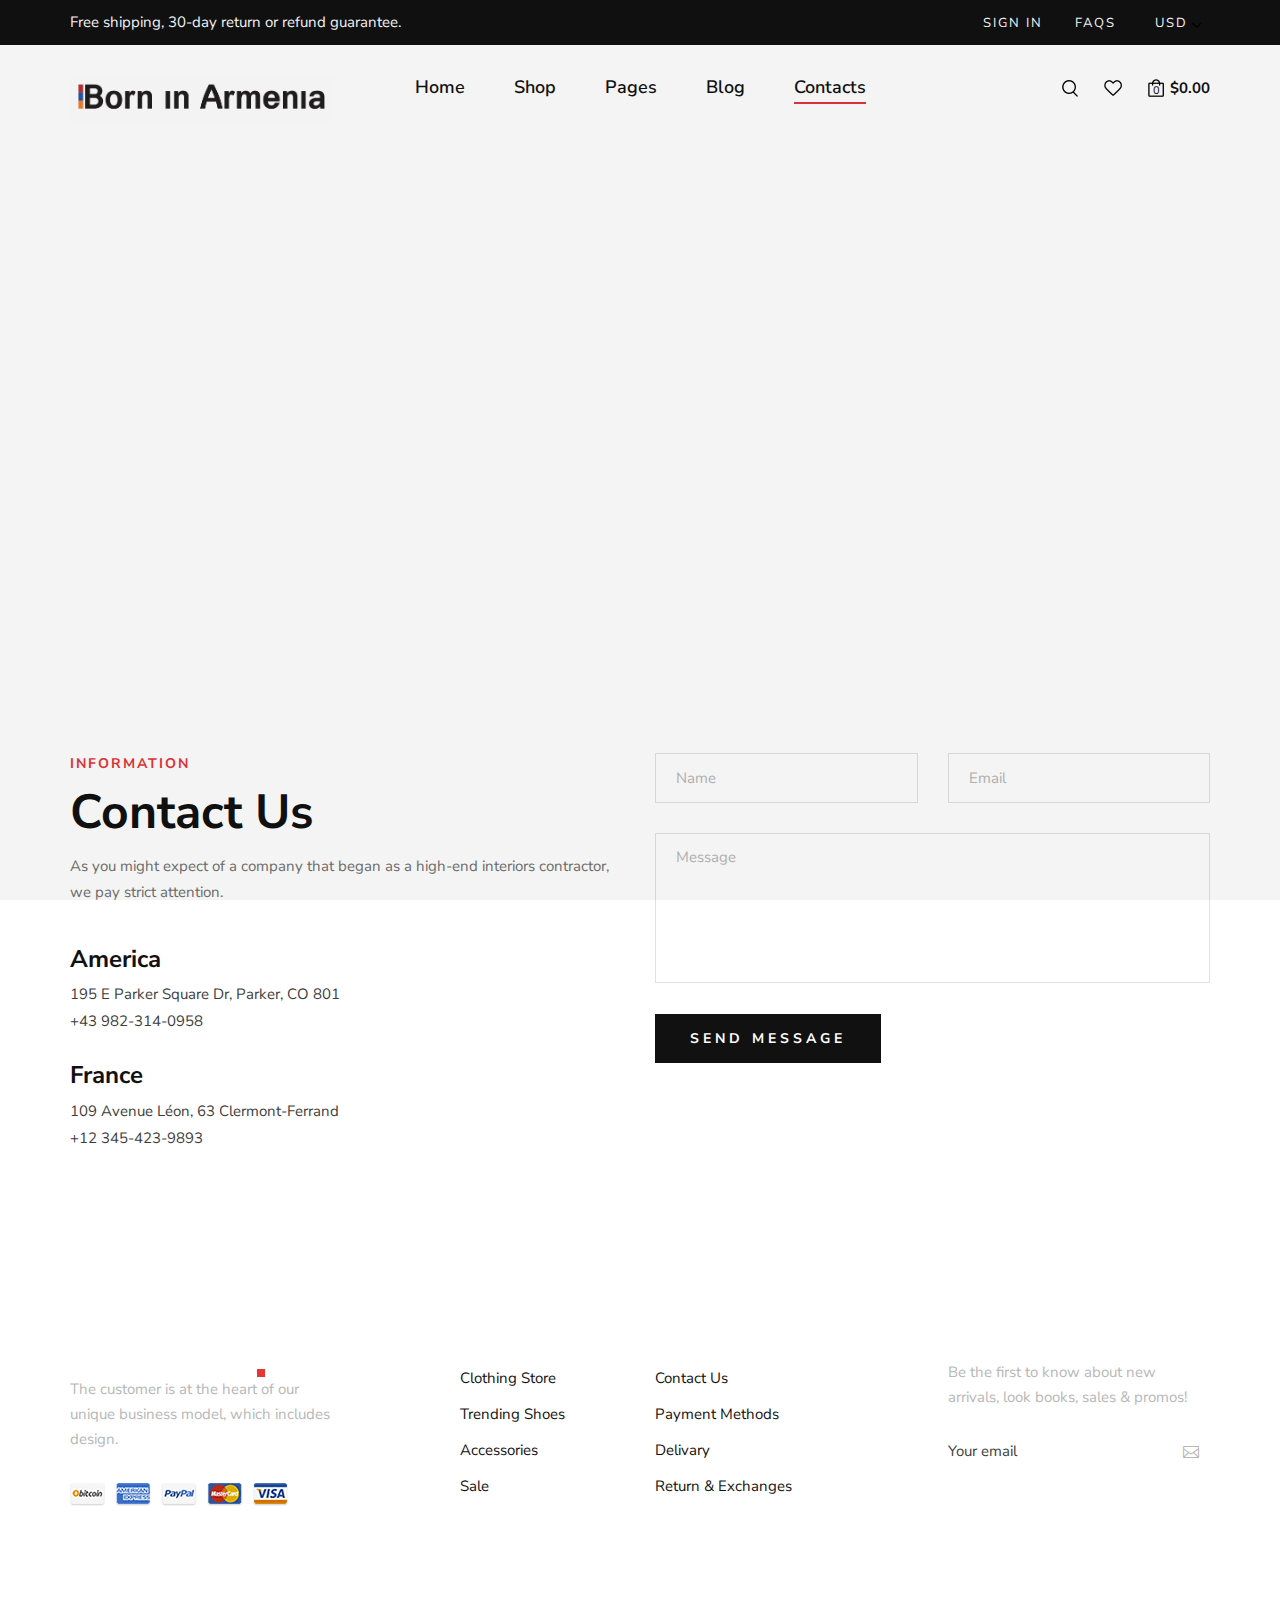
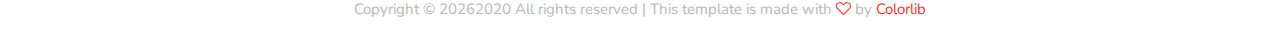
<file: contact.html>
<!DOCTYPE html>
<html lang="zxx">

<head>
    <meta charset="UTF-8">
    <meta name="description" content="Male_Fashion Template">
    <meta name="keywords" content="Male_Fashion, unica, creative, html">
    <meta name="viewport" content="width=device-width, initial-scale=1.0">
    <meta http-equiv="X-UA-Compatible" content="ie=edge">
    <title>Male-Fashion | Template</title>

    <!-- Google Font -->
    <link href="https://fonts.googleapis.com/css2?family=Nunito+Sans:wght@300;400;600;700;800;900&display=swap"
        rel="stylesheet">

    <!-- Css Styles -->
    <link rel="stylesheet" href="css/bootstrap.min.css" type="text/css">
    <link rel="stylesheet" href="css/font-awesome.min.css" type="text/css">
    <link rel="stylesheet" href="css/elegant-icons.css" type="text/css">
    <link rel="stylesheet" href="css/magnific-popup.css" type="text/css">
    <link rel="stylesheet" href="css/nice-select.css" type="text/css">
    <link rel="stylesheet" href="css/owl.carousel.min.css" type="text/css">
    <link rel="stylesheet" href="css/slicknav.min.css" type="text/css">
    <link rel="stylesheet" href="css/style.css" type="text/css">
</head>

<body>
    <!-- Page Preloder -->
    <div id="preloder">
        <div class="loader"></div>
    </div>

    <!-- Offcanvas Menu Begin -->
    <div class="offcanvas-menu-overlay"></div>
    <div class="offcanvas-menu-wrapper">
        <div class="offcanvas__option">
            <div class="offcanvas__links">
                <a href="#">Sign in</a>
                <a href="#">FAQs</a>
            </div>
            <div class="offcanvas__top__hover">
                <span>Usd <i class="arrow_carrot-down"></i></span>
                <ul>
                    <li>USD</li>
                    <li>EUR</li>
                    <li>USD</li>
                </ul>
            </div>
        </div>
        <div class="offcanvas__nav__option">
            <a href="#" class="search-switch"><img src="img/icon/search.png" alt=""></a>
            <a href="#"><img src="img/icon/heart.png" alt=""></a>
            <a href="#"><img src="img/icon/cart.png" alt=""> <span>0</span></a>
            <div class="price">$0.00</div>
        </div>
        <div id="mobile-menu-wrap"></div>
        <div class="offcanvas__text">
            <p>Free shipping, 30-day return or refund guarantee.</p>
        </div>
    </div>
    <!-- Offcanvas Menu End -->

    <!-- Header Section Begin -->
    <header class="header">
        <div class="header__top">
            <div class="container">
                <div class="row">
                    <div class="col-lg-6 col-md-7">
                        <div class="header__top__left">
                            <p>Free shipping, 30-day return or refund guarantee.</p>
                        </div>
                    </div>
                    <div class="col-lg-6 col-md-5">
                        <div class="header__top__right">
                            <div class="header__top__links">
                                <a href="#">Sign in</a>
                                <a href="#">FAQs</a>
                            </div>
                            <div class="header__top__hover">
                                <span>Usd <i class="arrow_carrot-down"></i></span>
                                <ul>
                                    <li>USD</li>
                                    <li>EUR</li>
                                    <li>USD</li>
                                </ul>
                            </div>
                        </div>
                    </div>
                </div>
            </div>
        </div>
        <div class="container">
            <div class="row">
                <div class="col-lg-3 col-md-3">
                    <div class="header__logo">
                        <a href="./index.html"><img src="img/logo.png" alt=""></a>
                    </div>
                </div>
                <div class="col-lg-6 col-md-6">
                    <nav class="header__menu mobile-menu">
                        <ul>
                            <li><a href="./index.html">Home</a></li>
                            <li><a href="./shop.html">Shop</a></li>
                            <li><a href="#">Pages</a>
                                <ul class="dropdown">
                                    <li><a href="./about.html">About Us</a></li>
                                    <li><a href="./shop-details.html">Shop Details</a></li>
                                    <li><a href="./shopping-cart.html">Shopping Cart</a></li>
                                    <li><a href="./checkout.html">Check Out</a></li>
                                    <li><a href="./blog-details.html">Blog Details</a></li>
                                </ul>
                            </li>
                            <li><a href="./blog.html">Blog</a></li>
                            <li class="active"><a href="./contact.html">Contacts</a></li>
                        </ul>
                    </nav>
                </div>
                <div class="col-lg-3 col-md-3">
                    <div class="header__nav__option">
                        <a href="#" class="search-switch"><img src="img/icon/search.png" alt=""></a>
                        <a href="#"><img src="img/icon/heart.png" alt=""></a>
                        <a href="#"><img src="img/icon/cart.png" alt=""> <span>0</span></a>
                        <div class="price">$0.00</div>
                    </div>
                </div>
            </div>
            <div class="canvas__open"><i class="fa fa-bars"></i></div>
        </div>
    </header>
    <!-- Header Section End -->

    <!-- Map Begin -->
    <div class="map">
        <iframe src="https://www.google.com/maps/embed?pb=!1m18!1m12!1m3!1d111551.9926412813!2d-90.27317134641879!3d38.606612219170856!2m3!1f0!2f0!3f0!3m2!1i1024!2i768!4f13.1!3m3!1m2!1s0x54eab584e432360b%3A0x1c3bb99243deb742!2sUnited%20States!5e0!3m2!1sen!2sbd!4v1597926938024!5m2!1sen!2sbd" height="500" style="border:0;" allowfullscreen="" aria-hidden="false" tabindex="0"></iframe>
    </div>
    <!-- Map End -->

    <!-- Contact Section Begin -->
    <section class="contact spad">
        <div class="container">
            <div class="row">
                <div class="col-lg-6 col-md-6">
                    <div class="contact__text">
                        <div class="section-title">
                            <span>Information</span>
                            <h2>Contact Us</h2>
                            <p>As you might expect of a company that began as a high-end interiors contractor, we pay
                                strict attention.</p>
                        </div>
                        <ul>
                            <li>
                                <h4>America</h4>
                                <p>195 E Parker Square Dr, Parker, CO 801 <br />+43 982-314-0958</p>
                            </li>
                            <li>
                                <h4>France</h4>
                                <p>109 Avenue Léon, 63 Clermont-Ferrand <br />+12 345-423-9893</p>
                            </li>
                        </ul>
                    </div>
                </div>
                <div class="col-lg-6 col-md-6">
                    <div class="contact__form">
                        <form action="#">
                            <div class="row">
                                <div class="col-lg-6">
                                    <input type="text" placeholder="Name">
                                </div>
                                <div class="col-lg-6">
                                    <input type="text" placeholder="Email">
                                </div>
                                <div class="col-lg-12">
                                    <textarea placeholder="Message"></textarea>
                                    <button type="submit" class="site-btn">Send Message</button>
                                </div>
                            </div>
                        </form>
                    </div>
                </div>
            </div>
        </div>
    </section>
    <!-- Contact Section End -->

    <!-- Footer Section Begin -->
    <footer class="footer">
        <div class="container">
            <div class="row">
                <div class="col-lg-3 col-md-6 col-sm-6">
                    <div class="footer__about">
                        <div class="footer__logo">
                            <a href="#"><img src="img/footer-logo.png" alt=""></a>
                        </div>
                        <p>The customer is at the heart of our unique business model, which includes design.</p>
                        <a href="#"><img src="img/payment.png" alt=""></a>
                    </div>
                </div>
                <div class="col-lg-2 offset-lg-1 col-md-3 col-sm-6">
                    <div class="footer__widget">
                        <h6>Shopping</h6>
                        <ul>
                            <li><a href="#">Clothing Store</a></li>
                            <li><a href="#">Trending Shoes</a></li>
                            <li><a href="#">Accessories</a></li>
                            <li><a href="#">Sale</a></li>
                        </ul>
                    </div>
                </div>
                <div class="col-lg-2 col-md-3 col-sm-6">
                    <div class="footer__widget">
                        <h6>Shopping</h6>
                        <ul>
                            <li><a href="#">Contact Us</a></li>
                            <li><a href="#">Payment Methods</a></li>
                            <li><a href="#">Delivary</a></li>
                            <li><a href="#">Return & Exchanges</a></li>
                        </ul>
                    </div>
                </div>
                <div class="col-lg-3 offset-lg-1 col-md-6 col-sm-6">
                    <div class="footer__widget">
                        <h6>NewLetter</h6>
                        <div class="footer__newslatter">
                            <p>Be the first to know about new arrivals, look books, sales & promos!</p>
                            <form action="#">
                                <input type="text" placeholder="Your email">
                                <button type="submit"><span class="icon_mail_alt"></span></button>
                            </form>
                        </div>
                    </div>
                </div>
            </div>
            <div class="row">
                <div class="col-lg-12 text-center">
                    <div class="footer__copyright__text">
                        <!-- Link back to Colorlib can't be removed. Template is licensed under CC BY 3.0. -->
                        <p>Copyright ©
                            <script>
                                document.write(new Date().getFullYear());
                            </script>2020
                            All rights reserved | This template is made with <i class="fa fa-heart-o"
                                aria-hidden="true"></i> by <a href="https://colorlib.com" target="_blank">Colorlib</a>
                        </p>
                        <!-- Link back to Colorlib can't be removed. Template is licensed under CC BY 3.0. -->
                    </div>
                </div>
            </div>
        </div>
    </footer>
    <!-- Footer Section End -->

    <!-- Search Begin -->
    <div class="search-model">
        <div class="h-100 d-flex align-items-center justify-content-center">
            <div class="search-close-switch">+</div>
            <form class="search-model-form">
                <input type="text" id="search-input" placeholder="Search here.....">
            </form>
        </div>
    </div>
    <!-- Search End -->

    <!-- Js Plugins -->
    <script src="js/jquery-3.3.1.min.js"></script>
    <script src="js/bootstrap.min.js"></script>
    <script src="js/jquery.nice-select.min.js"></script>
    <script src="js/jquery.nicescroll.min.js"></script>
    <script src="js/jquery.magnific-popup.min.js"></script>
    <script src="js/jquery.countdown.min.js"></script>
    <script src="js/jquery.slicknav.js"></script>
    <script src="js/mixitup.min.js"></script>
    <script src="js/owl.carousel.min.js"></script>
    <script src="js/main.js"></script>
</body>

</html>
</file>
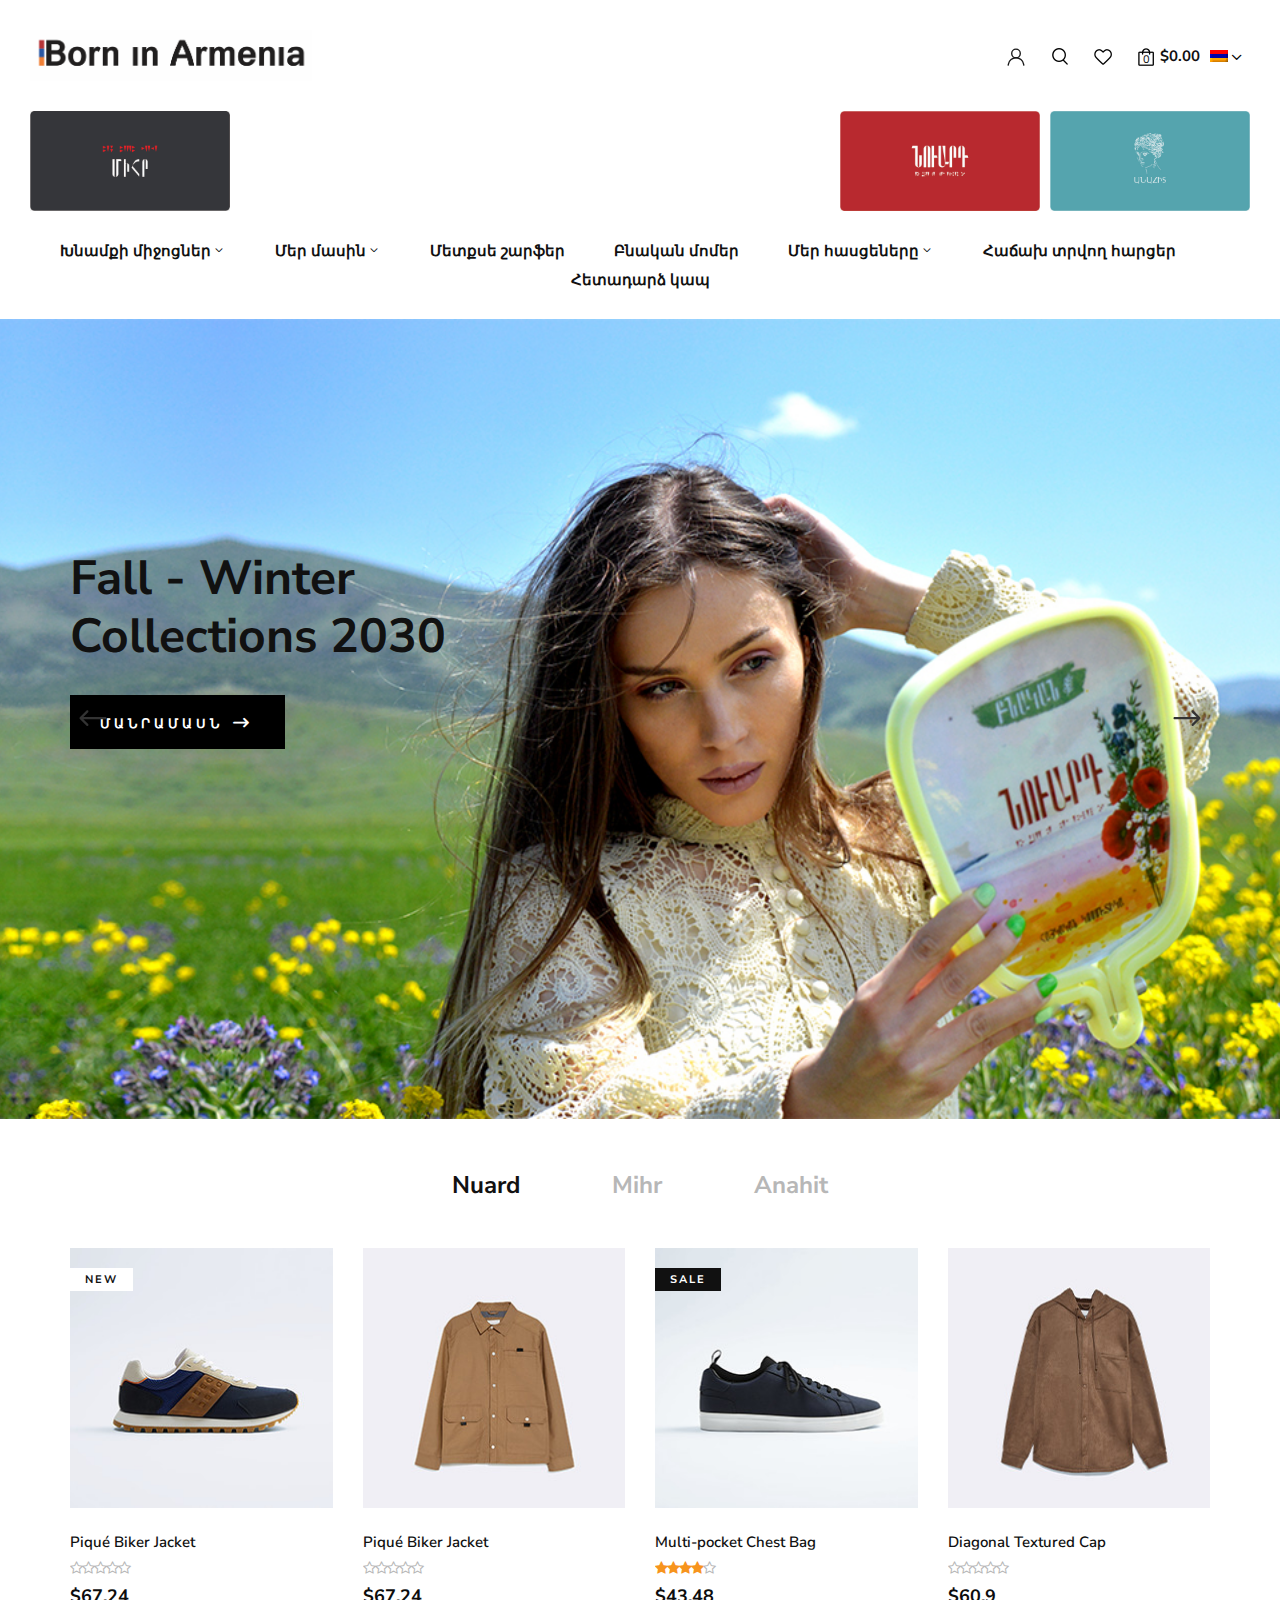
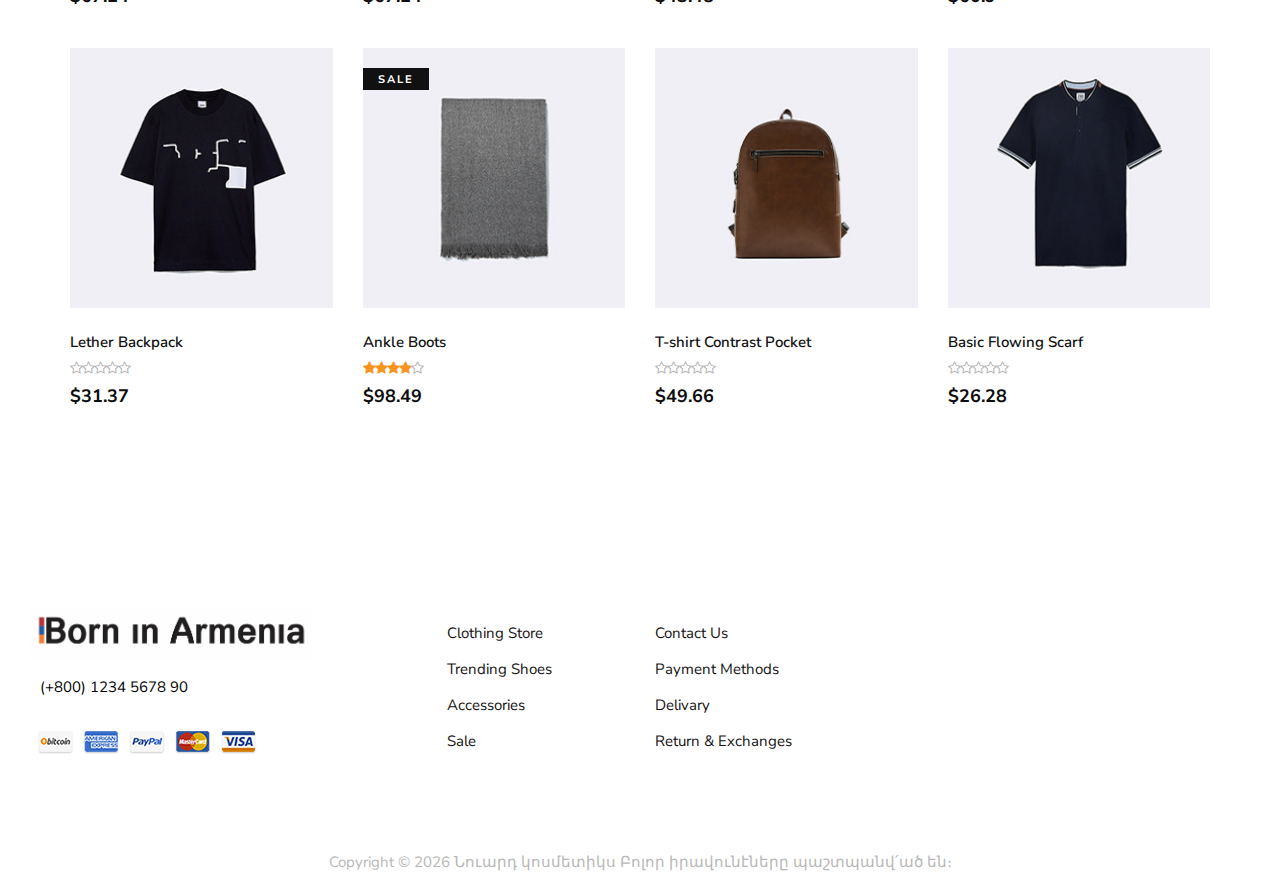
<file: mihr.html>
<!DOCTYPE html>
<html lang="en">

<head>
    <meta charset="UTF-8">
    <meta name="description" content="Male_Fashion Template">
    <meta name="keywords" content="Male_Fashion, unica, creative, html">
    <meta name="viewport" content="width=device-width, initial-scale=1.0">
    <meta http-equiv="X-UA-Compatible" content="ie=edge">
    <title>BorninArmenia</title>

    <!-- Google Font -->
    <link href="https://fonts.googleapis.com/css2?family=Nunito+Sans:wght@300;400;600;700;800;900&display=swap"
    rel="stylesheet">

    <!-- Css Styles -->
    <link rel="stylesheet" href="css/bootstrap.min.css" type="text/css">
    <link rel="stylesheet" href="css/font-awesome.min.css" type="text/css">
    <link rel="stylesheet" href="css/elegant-icons.css" type="text/css">
    <link rel="stylesheet" href="css/magnific-popup.css" type="text/css">
    <link rel="stylesheet" href="css/nice-select.css" type="text/css">
    <link rel="stylesheet" href="css/owl.carousel.min.css" type="text/css">
    <link rel="stylesheet" href="css/slicknav.min.css" type="text/css">
    <link rel="stylesheet" href="css/style.css" type="text/css">
</head>

<body>
    <!-- Page Preloder -->
    <div id="preloder">
        <div class="loader"></div>
    </div>

    <!-- Offcanvas Menu Begin -->
    <div class="offcanvas-menu-overlay"></div>
    <div class="offcanvas-menu-wrapper">
        <!-- <div class="offcanvas__option">
            <div class="offcanvas__links">
                <a href="#">Sign in</a>
                <a href="#">FAQs</a>
            </div>
            <div class="offcanvas__top__hover">
                <span>Usd <i class="arrow_carrot-down"></i></span>
                <ul>
                    <li>USD</li>
                    <li>EUR</li>
                    <li>USD</li>
                </ul>
            </div>
        </div> -->
        <div class="offcanvas__nav__option">
            <a href="#" class="search-switch"><img src="img/icon/search.png" alt=""></a>
            <a href="#"><img src="img/icon/heart.png" alt=""></a>
            <a href="#"><img src="img/icon/cart.png" alt=""> <span>0</span></a>
            <div class="price">$0.00</div>
            <div class="header__top__hover">
                <span><img src="img/hy.png" alt="">  <i class="arrow_carrot-down"></i></span>
                            <ul>
                                <li><img src="img/hy.png" alt=""></li>
                                <li><img src="img/ru_RU.png" alt=""></li>
                                <li><img src="img/en_US.png" alt=""></li>
                            </ul>
            </div>
        </div>
        <div id="mobile-menu-wrap"></div>
       
    </div>
    <!-- Offcanvas Menu End -->

    <!-- Header Section Begin -->
    <header class="header">
        <!-- <div class="header__top">
            <div class="container">
                <div class="row">
                    <div class="col-lg-6 col-md-7">
                        <div class="header__top__left">
                            <p>Free shipping, 30-day return or refund guarantee.</p>
                        </div>
                    </div>
                    <div class="col-lg-6 col-md-5">
                        <div class="header__top__right">
                            <div class="header__top__links">
                                <a href="#">Sign in</a>
                                <a href="#">FAQs</a>
                            </div>
                            <div class="header__top__hover">
                                <span>Usd <i class="arrow_carrot-down"></i></span>
                                <ul>
                                    <li>USD</li>
                                    <li>EUR</li>
                                    <li>USD</li>
                                </ul>
                            </div>
                        </div>
                    </div>
                </div>
            </div>
        </div> -->
        <div class="mycontainer">
            <div class="row justify-content-between align-items-center">
                <div class="col-lg-3 col-md-3">
                    <div class="header__logo">
                        <a href="./index.html"><img src="img/logo.png" alt=""></a>
                    </div>
                </div>
               
                <div class=" col-md-4">
                    <div class="header__nav__option">
                        <a href="#"><svg width="20" height="18" viewBox="0 0 20 20" fill="none" xmlns="http://www.w3.org/2000/svg">
                            <path d="M10 10.8166C12.6372 10.8166 14.775 8.67876 14.775 6.0416C14.775 3.40444 12.6372 1.2666 10 1.2666C7.36285 1.2666 5.22501 3.40444 5.22501 6.0416C5.22501 8.67876 7.36285 10.8166 10 10.8166Z" stroke="#191919" stroke-width="1.5" stroke-miterlimit="10"></path>
                            <path d="M1.25 19.5668L1.55833 17.8585C1.92258 15.8856 2.96645 14.1025 4.50859 12.8192C6.05074 11.5359 7.99371 10.8333 10 10.8335V10.8335C12.0087 10.834 13.9536 11.5389 15.496 12.8256C17.0385 14.1123 18.0809 15.8992 18.4417 17.8752L18.75 19.5835" stroke="#191919" stroke-width="1.5" stroke-miterlimit="10"></path>
                            </svg></a>
                        <a href="#" class="search-switch"><img src="img/icon/search.png" alt=""></a>
                        <a href="#"><img src="img/icon/heart.png" alt=""></a>
                        <a href="#"><img src="img/icon/cart.png" alt=""> <span>0</span></a>
                        <div class="price">$0.00</div>
                        <div class="header__top__hover">
                            <span><img src="img/hy.png" alt="">  <i class="arrow_carrot-down"></i></span>
                                        <ul>
                                            <li><img src="img/hy.png" alt=""></li>
                                            <li><img src="img/ru_RU.png" alt=""></li>
                                            <li><img src="img/en_US.png" alt=""></li>
                                        </ul>
                        </div>
                    </div>
                </div>
            </div>
            <div class="canvas__open"><i class="fa fa-bars"></i></div>
        </div>

        <div class="mycontainer">
            <div class="headerLinks">
                <div>
                <a href="mihr.html">
                    <img src="img/mihr-hy.jpg" alt="">
                </a>
            </div>
            <div class="secondBlock">
                <a href="nuard.html">
                    <img src="img/nuard-hy.jpg" alt="">
                   
                </a>
                <a href="anahit.html">
                    <img src="img/anahit-hy.jpg" alt="">
                </a>
              </div>
            </div>

        </div>
        <div class="mycontainer">
            <div class="row menuBar">
        <div class="col-md-12">
            <nav class="header__menu mobile-menu">
                <ul >
                   
                    <li><a href="#" class="active">Խնամքի միջոցներ<span class="slicknav_arrow myArrow"><i class="arrow_carrot-down"></i></span></a>
                        <ul class="dropdown">
                            <li><a href="#">Դեմքի խնամք<span class="slicknav_arrow myArrow"><i class="arrow_carrot-right"></i></span></a>
                                <ul class="dropdownnest">
                                    <li><a href="#">Դեմքի կրեմներ</a></li>
                                    <li><a href="#">Մարքող և տոնավարող
                                      
                                       
                                      </a></li>
                                    <li><a href="#">Աչքերի շուրջ խնամք</a></li>
                                    <li><a href="#">Շիճուկներ</a></li>
                                    <li><a href="#">Շրթուքնների խնամք</a></li>
                               
                                
                                </ul>
                            </li>
                            <li><a href="#">Մազերի խնամք<span class="slicknav_arrow myArrow"><i class="arrow_carrot-right"></i></span></a>
                                <ul class="dropdownnest">
                                    <li><a href="#">Շամպուններ
                                     
                                        </a></li>
                                    <li><a href="#">   Խնամք մազաթափության դեմ                                          
                                      </a></li>
                                    <li><a href="#"> Դիամկներ</a></li>
                                    <li><a href="#">Շիճուկներ</a></li>
                                    <li><a href="#">Բալզամ կոդիցիոներներ</a></li>
                               
                                
                                </ul>
                            </li>
                            <li><a href="#">Մարմնի խնամք<span class="slicknav_arrow myArrow"><i class="arrow_carrot-right"></i></span></a>
                                <ul class="dropdownnest">
                                    
                                    <li><a href="#"> Լոգանքի գել</a></li>
                                    <li><a href="#">Սկրաբներ</a></li>
                                    <li><a href="#">Ձեռքերի, պարանոցի և մարմնի կրեմներ</a></li>
                               
                                
                                </ul>
                              
                                
                                
                            
                            </li>
                            <li><a href="#">Հավաքածուներ</a></li>
                            <li><a href="#">Աքսեսուարներ</a></li>
                        </ul>
                    </li>
                    <li><a href="#">Մեր մասին<span class="slicknav_arrow myArrow"><i class="arrow_carrot-down"></i></a>
                        <ul class="dropdown">
                            <li><a href="#">Խնամքի միջոցների մասին</a></li>
                            <li><a href="#">Մետաքսե միջոցների մասին</a></li>
                        
                        </ul>
                    </li>
                    <li ><a href="#">Մետքսե շարֆեր</a></li>
                    <li><a href="#">Բնական մոմեր</a></li>
                    <li><a href="#">Մեր հասցեները<span class="slicknav_arrow myArrow"><i class="arrow_carrot-down"></i></a>
                        <ul class="dropdown">
                            <li><a href="#">Հայաստանում</a></li>
                            <li><a href="#">Մենք վայլդբերիզում ու օզանում</a></li>
                        
                        </ul>
                    
                    </li>
                    <li><a href="#"> Հաճախ տրվող հարցեր</a></li>
                    <li><a href="./contact.html">Հետադարձ կապ
                       </a></li>
                </ul>
            </nav>
        </div>
    </div>
    </div>

    </header>
    <!-- Header Section End -->

    <section class="hero">
        <div class="hero__slider owl-carousel">
            <div class="hero__items set-bg" data-setbg="img/Nuardslider-1.jpg">
                <div class="container">
                    <div class="row">
                        <div class="col-xl-5 col-lg-7 col-md-8">
                            <div class="hero__text">
                                <!-- <h6>Summer Collection</h6> -->
                                <h2>Fall - Winter <br>Collections 2030</h2>
                                <!-- <p>A specialist label creating luxury essentials. Ethically crafted with an unwavering
                                commitment to exceptional quality.</p> -->
                                <a href="#" class="primary-btn">Մանրամասն <span class="arrow_right"></span></a>
                                <!-- <div class="hero__social">
                                    <a href="#"><i class="fa fa-facebook"></i></a>
                                    <a href="#"><i class="fa fa-twitter"></i></a>
                                    <a href="#"><i class="fa fa-pinterest"></i></a>
                                    <a href="#"><i class="fa fa-instagram"></i></a>
                                </div> -->
                            </div>
                        </div>
                    </div>
                </div>
            </div>
            <div class="hero__items set-bg" data-setbg="img/Nuardslider-3.jpg">
                <div class="container">
                    <div class="row">
                        <div class="col-xl-5 col-lg-7 col-md-8">
                            <div class="hero__text">
                                <!-- <h6>Summer Collection</h6> -->
                                <h2>Fall - Winter <br> Collections 2030</h2>
                                <!-- <p>A specialist label creating luxury essentials. Ethically crafted with an unwavering
                                commitment to exceptional quality.</p> -->
                                <a href="#" class="primary-btn">Shop now <span class="arrow_right"></span></a>
                                <!-- <div class="hero__social">
                                    <a href="#"><i class="fa fa-facebook"></i></a>
                                    <a href="#"><i class="fa fa-twitter"></i></a>
                                    <a href="#"><i class="fa fa-pinterest"></i></a>
                                    <a href="#"><i class="fa fa-instagram"></i></a>
                                </div> -->
                            </div>
                        </div>
                    </div>
                </div>
            </div>
        </div>
    </section>
    <!-- Hero Section End -->

  

    <!-- Product Section Begin -->
    <section class="product mt-5 spad">
        <div class="container">
            <div class="row">
                <div class="col-lg-12">
                    <ul class="filter__controls">
                        <li class="active" data-filter="*">Nuard</li>
                        <li data-filter=".new-arrivals">Mihr</li>
                        <li data-filter=".hot-sales">Anahit</li>
                    </ul>
                </div>
            </div>
            <div class="row product__filter">
                <div class="col-lg-3 col-md-6 col-sm-6 col-md-6 col-sm-6 mix new-arrivals">
                    <div class="product__item">
                        <div class="product__item__pic set-bg" data-setbg="img/product/product-1.jpg">
                            <span class="label">New</span>
                            <ul class="product__hover">
                                <li><a href="#"><img src="img/icon/heart.png" alt=""></a></li>
                                <li><a href="#"><img src="img/icon/compare.png" alt=""> <span>Compare</span></a></li>
                                <li><a href="#"><img src="img/icon/search.png" alt=""></a></li>
                            </ul>
                        </div>
                        <div class="product__item__text">
                            <h6>Piqué Biker Jacket</h6>
                            <a href="#" class="add-cart">+ Add To Cart</a>
                            <div class="rating">
                                <i class="fa fa-star-o"></i>
                                <i class="fa fa-star-o"></i>
                                <i class="fa fa-star-o"></i>
                                <i class="fa fa-star-o"></i>
                                <i class="fa fa-star-o"></i>
                            </div>
                            <h5>$67.24</h5>
                            <div class="product__color__select">
                                <label for="pc-1">
                                    <input type="radio" id="pc-1">
                                </label>
                                <label class="active black" for="pc-2">
                                    <input type="radio" id="pc-2">
                                </label>
                                <label class="grey" for="pc-3">
                                    <input type="radio" id="pc-3">
                                </label>
                            </div>
                        </div>
                    </div>
                </div>
                <div class="col-lg-3 col-md-6 col-sm-6 col-md-6 col-sm-6 mix hot-sales">
                    <div class="product__item">
                        <div class="product__item__pic set-bg" data-setbg="img/product/product-2.jpg">
                            <ul class="product__hover">
                                <li><a href="#"><img src="img/icon/heart.png" alt=""></a></li>
                                <li><a href="#"><img src="img/icon/compare.png" alt=""> <span>Compare</span></a></li>
                                <li><a href="#"><img src="img/icon/search.png" alt=""></a></li>
                            </ul>
                        </div>
                        <div class="product__item__text">
                            <h6>Piqué Biker Jacket</h6>
                            <a href="#" class="add-cart">+ Add To Cart</a>
                            <div class="rating">
                                <i class="fa fa-star-o"></i>
                                <i class="fa fa-star-o"></i>
                                <i class="fa fa-star-o"></i>
                                <i class="fa fa-star-o"></i>
                                <i class="fa fa-star-o"></i>
                            </div>
                            <h5>$67.24</h5>
                            <div class="product__color__select">
                                <label for="pc-4">
                                    <input type="radio" id="pc-4">
                                </label>
                                <label class="active black" for="pc-5">
                                    <input type="radio" id="pc-5">
                                </label>
                                <label class="grey" for="pc-6">
                                    <input type="radio" id="pc-6">
                                </label>
                            </div>
                        </div>
                    </div>
                </div>
                <div class="col-lg-3 col-md-6 col-sm-6 col-md-6 col-sm-6 mix new-arrivals">
                    <div class="product__item sale">
                        <div class="product__item__pic set-bg" data-setbg="img/product/product-3.jpg">
                            <span class="label">Sale</span>
                            <ul class="product__hover">
                                <li><a href="#"><img src="img/icon/heart.png" alt=""></a></li>
                                <li><a href="#"><img src="img/icon/compare.png" alt=""> <span>Compare</span></a></li>
                                <li><a href="#"><img src="img/icon/search.png" alt=""></a></li>
                            </ul>
                        </div>
                        <div class="product__item__text">
                            <h6>Multi-pocket Chest Bag</h6>
                            <a href="#" class="add-cart">+ Add To Cart</a>
                            <div class="rating">
                                <i class="fa fa-star"></i>
                                <i class="fa fa-star"></i>
                                <i class="fa fa-star"></i>
                                <i class="fa fa-star"></i>
                                <i class="fa fa-star-o"></i>
                            </div>
                            <h5>$43.48</h5>
                            <div class="product__color__select">
                                <label for="pc-7">
                                    <input type="radio" id="pc-7">
                                </label>
                                <label class="active black" for="pc-8">
                                    <input type="radio" id="pc-8">
                                </label>
                                <label class="grey" for="pc-9">
                                    <input type="radio" id="pc-9">
                                </label>
                            </div>
                        </div>
                    </div>
                </div>
                <div class="col-lg-3 col-md-6 col-sm-6 col-md-6 col-sm-6 mix hot-sales">
                    <div class="product__item">
                        <div class="product__item__pic set-bg" data-setbg="img/product/product-4.jpg">
                            <ul class="product__hover">
                                <li><a href="#"><img src="img/icon/heart.png" alt=""></a></li>
                                <li><a href="#"><img src="img/icon/compare.png" alt=""> <span>Compare</span></a></li>
                                <li><a href="#"><img src="img/icon/search.png" alt=""></a></li>
                            </ul>
                        </div>
                        <div class="product__item__text">
                            <h6>Diagonal Textured Cap</h6>
                            <a href="#" class="add-cart">+ Add To Cart</a>
                            <div class="rating">
                                <i class="fa fa-star-o"></i>
                                <i class="fa fa-star-o"></i>
                                <i class="fa fa-star-o"></i>
                                <i class="fa fa-star-o"></i>
                                <i class="fa fa-star-o"></i>
                            </div>
                            <h5>$60.9</h5>
                            <div class="product__color__select">
                                <label for="pc-10">
                                    <input type="radio" id="pc-10">
                                </label>
                                <label class="active black" for="pc-11">
                                    <input type="radio" id="pc-11">
                                </label>
                                <label class="grey" for="pc-12">
                                    <input type="radio" id="pc-12">
                                </label>
                            </div>
                        </div>
                    </div>
                </div>
                <div class="col-lg-3 col-md-6 col-sm-6 col-md-6 col-sm-6 mix new-arrivals">
                    <div class="product__item">
                        <div class="product__item__pic set-bg" data-setbg="img/product/product-5.jpg">
                            <ul class="product__hover">
                                <li><a href="#"><img src="img/icon/heart.png" alt=""></a></li>
                                <li><a href="#"><img src="img/icon/compare.png" alt=""> <span>Compare</span></a></li>
                                <li><a href="#"><img src="img/icon/search.png" alt=""></a></li>
                            </ul>
                        </div>
                        <div class="product__item__text">
                            <h6>Lether Backpack</h6>
                            <a href="#" class="add-cart">+ Add To Cart</a>
                            <div class="rating">
                                <i class="fa fa-star-o"></i>
                                <i class="fa fa-star-o"></i>
                                <i class="fa fa-star-o"></i>
                                <i class="fa fa-star-o"></i>
                                <i class="fa fa-star-o"></i>
                            </div>
                            <h5>$31.37</h5>
                            <div class="product__color__select">
                                <label for="pc-13">
                                    <input type="radio" id="pc-13">
                                </label>
                                <label class="active black" for="pc-14">
                                    <input type="radio" id="pc-14">
                                </label>
                                <label class="grey" for="pc-15">
                                    <input type="radio" id="pc-15">
                                </label>
                            </div>
                        </div>
                    </div>
                </div>
                <div class="col-lg-3 col-md-6 col-sm-6 col-md-6 col-sm-6 mix hot-sales">
                    <div class="product__item sale">
                        <div class="product__item__pic set-bg" data-setbg="img/product/product-6.jpg">
                            <span class="label">Sale</span>
                            <ul class="product__hover">
                                <li><a href="#"><img src="img/icon/heart.png" alt=""></a></li>
                                <li><a href="#"><img src="img/icon/compare.png" alt=""> <span>Compare</span></a></li>
                                <li><a href="#"><img src="img/icon/search.png" alt=""></a></li>
                            </ul>
                        </div>
                        <div class="product__item__text">
                            <h6>Ankle Boots</h6>
                            <a href="#" class="add-cart">+ Add To Cart</a>
                            <div class="rating">
                                <i class="fa fa-star"></i>
                                <i class="fa fa-star"></i>
                                <i class="fa fa-star"></i>
                                <i class="fa fa-star"></i>
                                <i class="fa fa-star-o"></i>
                            </div>
                            <h5>$98.49</h5>
                            <div class="product__color__select">
                                <label for="pc-16">
                                    <input type="radio" id="pc-16">
                                </label>
                                <label class="active black" for="pc-17">
                                    <input type="radio" id="pc-17">
                                </label>
                                <label class="grey" for="pc-18">
                                    <input type="radio" id="pc-18">
                                </label>
                            </div>
                        </div>
                    </div>
                </div>
                <div class="col-lg-3 col-md-6 col-sm-6 col-md-6 col-sm-6 mix new-arrivals">
                    <div class="product__item">
                        <div class="product__item__pic set-bg" data-setbg="img/product/product-7.jpg">
                            <ul class="product__hover">
                                <li><a href="#"><img src="img/icon/heart.png" alt=""></a></li>
                                <li><a href="#"><img src="img/icon/compare.png" alt=""> <span>Compare</span></a></li>
                                <li><a href="#"><img src="img/icon/search.png" alt=""></a></li>
                            </ul>
                        </div>
                        <div class="product__item__text">
                            <h6>T-shirt Contrast Pocket</h6>
                            <a href="#" class="add-cart">+ Add To Cart</a>
                            <div class="rating">
                                <i class="fa fa-star-o"></i>
                                <i class="fa fa-star-o"></i>
                                <i class="fa fa-star-o"></i>
                                <i class="fa fa-star-o"></i>
                                <i class="fa fa-star-o"></i>
                            </div>
                            <h5>$49.66</h5>
                            <div class="product__color__select">
                                <label for="pc-19">
                                    <input type="radio" id="pc-19">
                                </label>
                                <label class="active black" for="pc-20">
                                    <input type="radio" id="pc-20">
                                </label>
                                <label class="grey" for="pc-21">
                                    <input type="radio" id="pc-21">
                                </label>
                            </div>
                        </div>
                    </div>
                </div>
                <div class="col-lg-3 col-md-6 col-sm-6 col-md-6 col-sm-6 mix hot-sales">
                    <div class="product__item">
                        <div class="product__item__pic set-bg" data-setbg="img/product/product-8.jpg">
                            <ul class="product__hover">
                                <li><a href="#"><img src="img/icon/heart.png" alt=""></a></li>
                                <li><a href="#"><img src="img/icon/compare.png" alt=""> <span>Compare</span></a></li>
                                <li><a href="#"><img src="img/icon/search.png" alt=""></a></li>
                            </ul>
                        </div>
                        <div class="product__item__text">
                            <h6>Basic Flowing Scarf</h6>
                            <a href="#" class="add-cart">+ Add To Cart</a>
                            <div class="rating">
                                <i class="fa fa-star-o"></i>
                                <i class="fa fa-star-o"></i>
                                <i class="fa fa-star-o"></i>
                                <i class="fa fa-star-o"></i>
                                <i class="fa fa-star-o"></i>
                            </div>
                            <h5>$26.28</h5>
                            <div class="product__color__select">
                                <label for="pc-22">
                                    <input type="radio" id="pc-22">
                                </label>
                                <label class="active black" for="pc-23">
                                    <input type="radio" id="pc-23">
                                </label>
                                <label class="grey" for="pc-24">
                                    <input type="radio" id="pc-24">
                                </label>
                            </div>
                        </div>
                    </div>
                </div>
            </div>
        </div>
    </section>
    <!-- Product Section End -->

    <!-- Categories Section Begin -->
    <!-- <section class="categories spad">
        <div class="container">
            <div class="row">
                <div class="col-lg-3">
                    <div class="categories__text">
                        <h2>Clothings Hot <br /> <span>Shoe Collection</span> <br /> Accessories</h2>
                    </div>
                </div>
                <div class="col-lg-4">
                    <div class="categories__hot__deal">
                        <img src="img/product-sale.png" alt="">
                        <div class="hot__deal__sticker">
                            <span>Sale Of</span>
                            <h5>$29.99</h5>
                        </div>
                    </div>
                </div>
                <div class="col-lg-4 offset-lg-1">
                    <div class="categories__deal__countdown">
                        <span>Deal Of The Week</span>
                        <h2>Multi-pocket Chest Bag Black</h2>
                        <div class="categories__deal__countdown__timer" id="countdown">
                            <div class="cd-item">
                                <span>3</span>
                                <p>Days</p>
                            </div>
                            <div class="cd-item">
                                <span>1</span>
                                <p>Hours</p>
                            </div>
                            <div class="cd-item">
                                <span>50</span>
                                <p>Minutes</p>
                            </div>
                            <div class="cd-item">
                                <span>18</span>
                                <p>Seconds</p>
                            </div>
                        </div>
                        <a href="#" class="primary-btn">Shop now</a>
                    </div>
                </div>
            </div>
        </div>
    </section> -->
    <!-- Categories Section End -->

 

    <!-- Latest Blog Section Begin -->
    <!-- <section class="latest spad">
        <div class="container">
            <div class="row">
                <div class="col-lg-12">
                    <div class="section-title">
                        <span>Latest News</span>
                        <h2>Fashion New Trends</h2>
                    </div>
                </div>
            </div>
            <div class="row">
                <div class="col-lg-4 col-md-6 col-sm-6">
                    <div class="blog__item">
                        <div class="blog__item__pic set-bg" data-setbg="img/blog/blog-1.jpg"></div>
                        <div class="blog__item__text">
                            <span><img src="img/icon/calendar.png" alt=""> 16 February 2020</span>
                            <h5>What Curling Irons Are The Best Ones</h5>
                            <a href="#">Read More</a>
                        </div>
                    </div>
                </div>
                <div class="col-lg-4 col-md-6 col-sm-6">
                    <div class="blog__item">
                        <div class="blog__item__pic set-bg" data-setbg="img/blog/blog-2.jpg"></div>
                        <div class="blog__item__text">
                            <span><img src="img/icon/calendar.png" alt=""> 21 February 2020</span>
                            <h5>Eternity Bands Do Last Forever</h5>
                            <a href="#">Read More</a>
                        </div>
                    </div>
                </div>
                <div class="col-lg-4 col-md-6 col-sm-6">
                    <div class="blog__item">
                        <div class="blog__item__pic set-bg" data-setbg="img/blog/blog-3.jpg"></div>
                        <div class="blog__item__text">
                            <span><img src="img/icon/calendar.png" alt=""> 28 February 2020</span>
                            <h5>The Health Benefits Of Sunglasses</h5>
                            <a href="#">Read More</a>
                        </div>
                    </div>
                </div>
            </div>
        </div>
    </section> -->
    <!-- Latest Blog Section End -->

    <!-- Footer Section Begin -->
    <footer class="footer">
        <div class="mycontainer">
            <div class="row">
                <div class="col-lg-3 col-md-6 col-sm-6">
                    <div class="footer__about">
                        <div class="footer__logo">
                            <a href="#"><img src="img/logo.png" alt=""></a>
                        </div>
                        <p class="mt-3"> <a  class="newClas" href="#">(+800) 1234 5678 90</a>
                        </p>
                        <a href="#" class="ml-2"><img src="img/payment.png" alt=""></a>
                     
                    </div>
                </div>
                <div class="col-lg-2 offset-lg-1 col-md-3 col-sm-6">
                    <div class="footer__widget">
                        <h6>Shopping</h6>
                        <ul>
                            <li><a href="#">Clothing Store</a></li>
                            <li><a href="#">Trending Shoes</a></li>
                            <li><a href="#">Accessories</a></li>
                            <li><a href="#">Sale</a></li>
                        </ul>
                    </div>
                </div>
                <div class="col-lg-2 col-md-3 col-sm-6">
                    <div class="footer__widget">
                        <h6>Shopping</h6>
                        <ul>
                            <li><a href="#">Contact Us</a></li>
                            <li><a href="#">Payment Methods</a></li>
                            <li><a href="#">Delivary</a></li>
                            <li><a href="#">Return & Exchanges</a></li>
                        </ul>
                    </div>
                </div>
             
            </div>
            <div class="row">
                <div class="col-lg-12 text-center">
                    <div class="footer__copyright__text">
                        <!-- Link back to Colorlib can't be removed. Template is licensed under CC BY 3.0. -->
                        <p>Copyright ©
                            <script>
                                document.write(new Date().getFullYear());
                            </script>
                          Նուարդ կոսմետիկս Բոլոր իրավունէները պաշտպանվ՛ած են։ 
                        </p>
                        <!-- Link back to Colorlib can't be removed. Template is licensed under CC BY 3.0. -->
                    </div>
                </div>
            </div>
        </div>
    </footer>
    <!-- Footer Section End -->

    <!-- Search Begin -->
    <div class="search-model">
        <div class="h-100 d-flex align-items-center justify-content-center">
            <div class="search-close-switch">+</div>
            <form class="search-model-form">
                <input type="text" id="search-input" placeholder="Search here.....">
            </form>
        </div>
    </div>
    <!-- Search End -->

    <!-- Js Plugins -->
    <script src="js/jquery-3.3.1.min.js"></script>
    <script src="js/bootstrap.min.js"></script>
    <script src="js/jquery.nice-select.min.js"></script>
    <script src="js/jquery.nicescroll.min.js"></script>
    <script src="js/jquery.magnific-popup.min.js"></script>
    <script src="js/jquery.countdown.min.js"></script>
    <script src="js/jquery.slicknav.js"></script>
    <script src="js/mixitup.min.js"></script>
    <script src="js/owl.carousel.min.js"></script>
    <script src="js/main.js"></script>
</body>

</html>
</file>
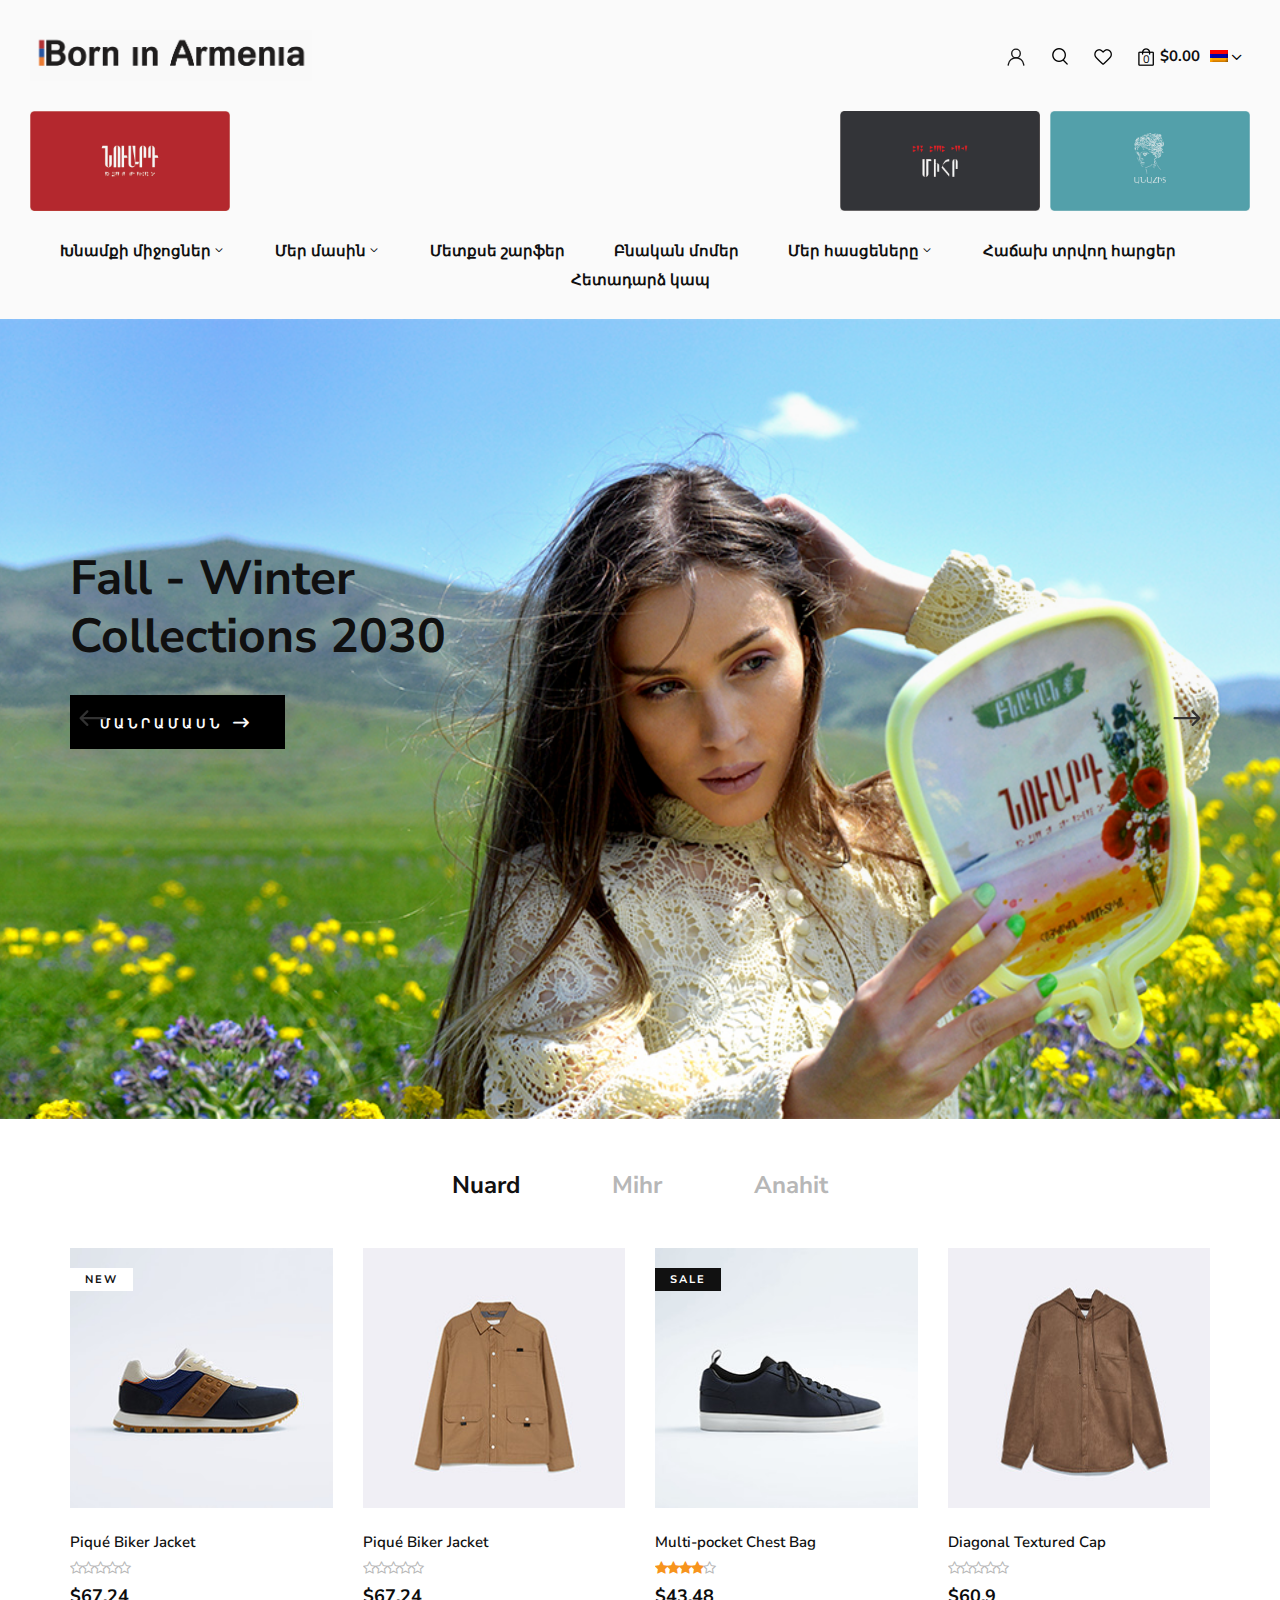
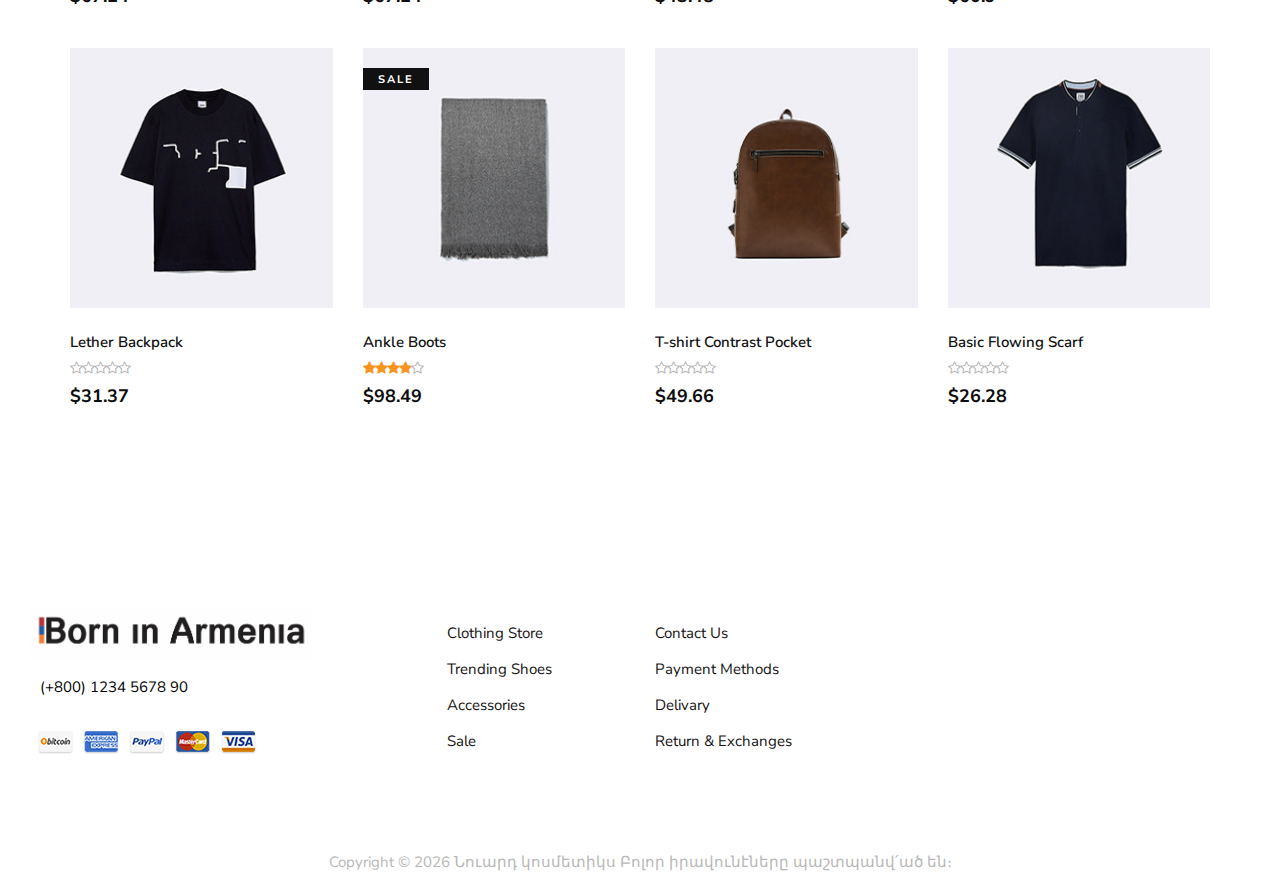
<file: nuard.html>
<!DOCTYPE html>
<html lang="en">

<head>
    <meta charset="UTF-8">
    <meta name="description" content="Male_Fashion Template">
    <meta name="keywords" content="Male_Fashion, unica, creative, html">
    <meta name="viewport" content="width=device-width, initial-scale=1.0">
    <meta http-equiv="X-UA-Compatible" content="ie=edge">
    <title>BorninArmenia</title>

    <!-- Google Font -->
    <link href="https://fonts.googleapis.com/css2?family=Nunito+Sans:wght@300;400;600;700;800;900&display=swap"
    rel="stylesheet">

    <!-- Css Styles -->
    <link rel="stylesheet" href="css/bootstrap.min.css" type="text/css">
    <link rel="stylesheet" href="css/font-awesome.min.css" type="text/css">
    <link rel="stylesheet" href="css/elegant-icons.css" type="text/css">
    <link rel="stylesheet" href="css/magnific-popup.css" type="text/css">
    <link rel="stylesheet" href="css/nice-select.css" type="text/css">
    <link rel="stylesheet" href="css/owl.carousel.min.css" type="text/css">
    <link rel="stylesheet" href="css/slicknav.min.css" type="text/css">
    <link rel="stylesheet" href="css/style.css" type="text/css">
</head>

<body>
    <!-- Page Preloder -->
    <div id="preloder">
        <div class="loader"></div>
    </div>

    <!-- Offcanvas Menu Begin -->
    <div class="offcanvas-menu-overlay"></div>
    <div class="offcanvas-menu-wrapper">
        <!-- <div class="offcanvas__option">
            <div class="offcanvas__links">
                <a href="#">Sign in</a>
                <a href="#">FAQs</a>
            </div>
            <div class="offcanvas__top__hover">
                <span>Usd <i class="arrow_carrot-down"></i></span>
                <ul>
                    <li>USD</li>
                    <li>EUR</li>
                    <li>USD</li>
                </ul>
            </div>
        </div> -->
        <div class="offcanvas__nav__option">
            <a href="#" class="search-switch"><img src="img/icon/search.png" alt=""></a>
            <a href="#"><img src="img/icon/heart.png" alt=""></a>
            <a href="#"><img src="img/icon/cart.png" alt=""> <span>0</span></a>
            <div class="price">$0.00</div>
            <div class="header__top__hover">
                <span><img src="img/hy.png" alt="">  <i class="arrow_carrot-down"></i></span>
                            <ul>
                                <li><img src="img/hy.png" alt=""></li>
                                <li><img src="img/ru_RU.png" alt=""></li>
                                <li><img src="img/en_US.png" alt=""></li>
                            </ul>
            </div>
        </div>
        <div id="mobile-menu-wrap"></div>
       
    </div>
    <!-- Offcanvas Menu End -->

    <!-- Header Section Begin -->
    <header class="header">
        <!-- <div class="header__top">
            <div class="container">
                <div class="row">
                    <div class="col-lg-6 col-md-7">
                        <div class="header__top__left">
                            <p>Free shipping, 30-day return or refund guarantee.</p>
                        </div>
                    </div>
                    <div class="col-lg-6 col-md-5">
                        <div class="header__top__right">
                            <div class="header__top__links">
                                <a href="#">Sign in</a>
                                <a href="#">FAQs</a>
                            </div>
                            <div class="header__top__hover">
                                <span>Usd <i class="arrow_carrot-down"></i></span>
                                <ul>
                                    <li>USD</li>
                                    <li>EUR</li>
                                    <li>USD</li>
                                </ul>
                            </div>
                        </div>
                    </div>
                </div>
            </div>
        </div> -->
        <div class="mycontainer">
            <div class="row justify-content-between align-items-center">
                <div class="col-lg-3 col-md-3">
                    <div class="header__logo">
                        <a href="./index.html"><img src="img/logo.png" alt=""></a>
                    </div>
                </div>
               
                <div class=" col-md-4">
                    <div class="header__nav__option">
                        <a href="#"><svg width="20" height="18" viewBox="0 0 20 20" fill="none" xmlns="http://www.w3.org/2000/svg">
                            <path d="M10 10.8166C12.6372 10.8166 14.775 8.67876 14.775 6.0416C14.775 3.40444 12.6372 1.2666 10 1.2666C7.36285 1.2666 5.22501 3.40444 5.22501 6.0416C5.22501 8.67876 7.36285 10.8166 10 10.8166Z" stroke="#191919" stroke-width="1.5" stroke-miterlimit="10"></path>
                            <path d="M1.25 19.5668L1.55833 17.8585C1.92258 15.8856 2.96645 14.1025 4.50859 12.8192C6.05074 11.5359 7.99371 10.8333 10 10.8335V10.8335C12.0087 10.834 13.9536 11.5389 15.496 12.8256C17.0385 14.1123 18.0809 15.8992 18.4417 17.8752L18.75 19.5835" stroke="#191919" stroke-width="1.5" stroke-miterlimit="10"></path>
                            </svg></a>
                        <a href="#" class="search-switch"><img src="img/icon/search.png" alt=""></a>
                        <a href="#"><img src="img/icon/heart.png" alt=""></a>
                        <a href="#"><img src="img/icon/cart.png" alt=""> <span>0</span></a>
                        <div class="price">$0.00</div>
                        <div class="header__top__hover">
                            <span><img src="img/hy.png" alt="">  <i class="arrow_carrot-down"></i></span>
                                        <ul>
                                            <li><img src="img/hy.png" alt=""></li>
                                            <li><img src="img/ru_RU.png" alt=""></li>
                                            <li><img src="img/en_US.png" alt=""></li>
                                        </ul>
                        </div>
                    </div>
                </div>
            </div>
            <div class="canvas__open"><i class="fa fa-bars"></i></div>
        </div>
        <div class="mycontainer">
            <div class="headerLinks">
                <div>
                <a href="nuard.html">
                    <img src="img/nuard-hy.jpg" alt="">
                </a>
            </div>
            <div class="secondBlock">
                <a href="mihr.html">
                    <img src="img/mihr-hy.jpg" alt="">
                </a>
                <a href="anahit.html">
                    <img src="img/anahit-hy.jpg" alt="">
                </a>
              </div>
            </div>

        </div>
        <div class="mycontainer">
            <div class="row menuBar">
        <div class="col-md-12">
            <nav class="header__menu mobile-menu">
                <ul >
                   
                    <li><a href="#" class="active">Խնամքի միջոցներ<span class="slicknav_arrow myArrow"><i class="arrow_carrot-down"></i></span></a>
                        <ul class="dropdown">
                            <li><a href="#">Դեմքի խնամք<span class="slicknav_arrow myArrow"><i class="arrow_carrot-right"></i></span></a>
                                <ul class="dropdownnest">
                                    <li><a href="#">Դեմքի կրեմներ</a></li>
                                    <li><a href="#">Մարքող և տոնավարող
                                      
                                       
                                      </a></li>
                                    <li><a href="#">Աչքերի շուրջ խնամք</a></li>
                                    <li><a href="#">Շիճուկներ</a></li>
                                    <li><a href="#">Շրթուքնների խնամք</a></li>
                               
                                
                                </ul>
                            </li>
                            <li><a href="#">Մազերի խնամք<span class="slicknav_arrow myArrow"><i class="arrow_carrot-right"></i></span></a>
                                <ul class="dropdownnest">
                                    <li><a href="#">Շամպուններ
                                     
                                        </a></li>
                                    <li><a href="#">   Խնամք մազաթափության դեմ                                          
                                      </a></li>
                                    <li><a href="#"> Դիամկներ</a></li>
                                    <li><a href="#">Շիճուկներ</a></li>
                                    <li><a href="#">Բալզամ կոդիցիոներներ</a></li>
                               
                                
                                </ul>
                            </li>
                            <li><a href="#">Մարմնի խնամք<span class="slicknav_arrow myArrow"><i class="arrow_carrot-right"></i></span></a>
                                <ul class="dropdownnest">
                                    
                                    <li><a href="#"> Լոգանքի գել</a></li>
                                    <li><a href="#">Սկրաբներ</a></li>
                                    <li><a href="#">Ձեռքերի, պարանոցի և մարմնի կրեմներ</a></li>
                               
                                
                                </ul>
                              
                                
                                
                            
                            </li>
                            <li><a href="#">Հավաքածուներ</a></li>
                            <li><a href="#">Աքսեսուարներ</a></li>
                        </ul>
                    </li>
                    <li><a href="#">Մեր մասին<span class="slicknav_arrow myArrow"><i class="arrow_carrot-down"></i></a>
                        <ul class="dropdown">
                            <li><a href="#">Խնամքի միջոցների մասին</a></li>
                            <li><a href="#">Մետաքսե միջոցների մասին</a></li>
                        
                        </ul>
                    </li>
                    <li ><a href="#">Մետքսե շարֆեր</a></li>
                    <li><a href="#">Բնական մոմեր</a></li>
                    <li><a href="#">Մեր հասցեները<span class="slicknav_arrow myArrow"><i class="arrow_carrot-down"></i></a>
                        <ul class="dropdown">
                            <li><a href="#">Հայաստանում</a></li>
                            <li><a href="#">Մենք վայլդբերիզում ու օզանում</a></li>
                        
                        </ul>
                    
                    </li>
                    <li><a href="#"> Հաճախ տրվող հարցեր</a></li>
                    <li><a href="./contact.html">Հետադարձ կապ
                       </a></li>
                </ul>
            </nav>
        </div>
    </div>
    </div>

    </header>
    <!-- Header Section End -->

    <!-- Hero Section Begin -->
    <section class="hero">
        <div class="hero__slider owl-carousel">
            <div class="hero__items set-bg" data-setbg="img/Nuardslider-1.jpg">
                <div class="container">
                    <div class="row">
                        <div class="col-xl-5 col-lg-7 col-md-8">
                            <div class="hero__text">
                                <!-- <h6>Summer Collection</h6> -->
                                <h2>Fall - Winter <br>Collections 2030</h2>
                                <!-- <p>A specialist label creating luxury essentials. Ethically crafted with an unwavering
                                commitment to exceptional quality.</p> -->
                                <a href="#" class="primary-btn">Մանրամասն <span class="arrow_right"></span></a>
                                <!-- <div class="hero__social">
                                    <a href="#"><i class="fa fa-facebook"></i></a>
                                    <a href="#"><i class="fa fa-twitter"></i></a>
                                    <a href="#"><i class="fa fa-pinterest"></i></a>
                                    <a href="#"><i class="fa fa-instagram"></i></a>
                                </div> -->
                            </div>
                        </div>
                    </div>
                </div>
            </div>
            <div class="hero__items set-bg" data-setbg="img/Nuardslider-3.jpg">
                <div class="container">
                    <div class="row">
                        <div class="col-xl-5 col-lg-7 col-md-8">
                            <div class="hero__text">
                                <!-- <h6>Summer Collection</h6> -->
                                <h2>Fall - Winter <br> Collections 2030</h2>
                                <!-- <p>A specialist label creating luxury essentials. Ethically crafted with an unwavering
                                commitment to exceptional quality.</p> -->
                                <a href="#" class="primary-btn">Shop now <span class="arrow_right"></span></a>
                                <!-- <div class="hero__social">
                                    <a href="#"><i class="fa fa-facebook"></i></a>
                                    <a href="#"><i class="fa fa-twitter"></i></a>
                                    <a href="#"><i class="fa fa-pinterest"></i></a>
                                    <a href="#"><i class="fa fa-instagram"></i></a>
                                </div> -->
                            </div>
                        </div>
                    </div>
                </div>
            </div>
        </div>
    </section>
    <!-- Hero Section End -->

  

    <!-- Product Section Begin -->
    <section class="product mt-5 spad">
        <div class="container">
            <div class="row">
                <div class="col-lg-12">
                    <ul class="filter__controls">
                        <li class="active" data-filter="*">Nuard</li>
                        <li data-filter=".new-arrivals">Mihr</li>
                        <li data-filter=".hot-sales">Anahit</li>
                    </ul>
                </div>
            </div>
            <div class="row product__filter">
                <div class="col-lg-3 col-md-6 col-sm-6 col-md-6 col-sm-6 mix new-arrivals">
                    <div class="product__item">
                        <div class="product__item__pic set-bg" data-setbg="img/product/product-1.jpg">
                            <span class="label">New</span>
                            <ul class="product__hover">
                                <li><a href="#"><img src="img/icon/heart.png" alt=""></a></li>
                                <li><a href="#"><img src="img/icon/compare.png" alt=""> <span>Compare</span></a></li>
                                <li><a href="#"><img src="img/icon/search.png" alt=""></a></li>
                            </ul>
                        </div>
                        <div class="product__item__text">
                            <h6>Piqué Biker Jacket</h6>
                            <a href="#" class="add-cart">+ Add To Cart</a>
                            <div class="rating">
                                <i class="fa fa-star-o"></i>
                                <i class="fa fa-star-o"></i>
                                <i class="fa fa-star-o"></i>
                                <i class="fa fa-star-o"></i>
                                <i class="fa fa-star-o"></i>
                            </div>
                            <h5>$67.24</h5>
                            <div class="product__color__select">
                                <label for="pc-1">
                                    <input type="radio" id="pc-1">
                                </label>
                                <label class="active black" for="pc-2">
                                    <input type="radio" id="pc-2">
                                </label>
                                <label class="grey" for="pc-3">
                                    <input type="radio" id="pc-3">
                                </label>
                            </div>
                        </div>
                    </div>
                </div>
                <div class="col-lg-3 col-md-6 col-sm-6 col-md-6 col-sm-6 mix hot-sales">
                    <div class="product__item">
                        <div class="product__item__pic set-bg" data-setbg="img/product/product-2.jpg">
                            <ul class="product__hover">
                                <li><a href="#"><img src="img/icon/heart.png" alt=""></a></li>
                                <li><a href="#"><img src="img/icon/compare.png" alt=""> <span>Compare</span></a></li>
                                <li><a href="#"><img src="img/icon/search.png" alt=""></a></li>
                            </ul>
                        </div>
                        <div class="product__item__text">
                            <h6>Piqué Biker Jacket</h6>
                            <a href="#" class="add-cart">+ Add To Cart</a>
                            <div class="rating">
                                <i class="fa fa-star-o"></i>
                                <i class="fa fa-star-o"></i>
                                <i class="fa fa-star-o"></i>
                                <i class="fa fa-star-o"></i>
                                <i class="fa fa-star-o"></i>
                            </div>
                            <h5>$67.24</h5>
                            <div class="product__color__select">
                                <label for="pc-4">
                                    <input type="radio" id="pc-4">
                                </label>
                                <label class="active black" for="pc-5">
                                    <input type="radio" id="pc-5">
                                </label>
                                <label class="grey" for="pc-6">
                                    <input type="radio" id="pc-6">
                                </label>
                            </div>
                        </div>
                    </div>
                </div>
                <div class="col-lg-3 col-md-6 col-sm-6 col-md-6 col-sm-6 mix new-arrivals">
                    <div class="product__item sale">
                        <div class="product__item__pic set-bg" data-setbg="img/product/product-3.jpg">
                            <span class="label">Sale</span>
                            <ul class="product__hover">
                                <li><a href="#"><img src="img/icon/heart.png" alt=""></a></li>
                                <li><a href="#"><img src="img/icon/compare.png" alt=""> <span>Compare</span></a></li>
                                <li><a href="#"><img src="img/icon/search.png" alt=""></a></li>
                            </ul>
                        </div>
                        <div class="product__item__text">
                            <h6>Multi-pocket Chest Bag</h6>
                            <a href="#" class="add-cart">+ Add To Cart</a>
                            <div class="rating">
                                <i class="fa fa-star"></i>
                                <i class="fa fa-star"></i>
                                <i class="fa fa-star"></i>
                                <i class="fa fa-star"></i>
                                <i class="fa fa-star-o"></i>
                            </div>
                            <h5>$43.48</h5>
                            <div class="product__color__select">
                                <label for="pc-7">
                                    <input type="radio" id="pc-7">
                                </label>
                                <label class="active black" for="pc-8">
                                    <input type="radio" id="pc-8">
                                </label>
                                <label class="grey" for="pc-9">
                                    <input type="radio" id="pc-9">
                                </label>
                            </div>
                        </div>
                    </div>
                </div>
                <div class="col-lg-3 col-md-6 col-sm-6 col-md-6 col-sm-6 mix hot-sales">
                    <div class="product__item">
                        <div class="product__item__pic set-bg" data-setbg="img/product/product-4.jpg">
                            <ul class="product__hover">
                                <li><a href="#"><img src="img/icon/heart.png" alt=""></a></li>
                                <li><a href="#"><img src="img/icon/compare.png" alt=""> <span>Compare</span></a></li>
                                <li><a href="#"><img src="img/icon/search.png" alt=""></a></li>
                            </ul>
                        </div>
                        <div class="product__item__text">
                            <h6>Diagonal Textured Cap</h6>
                            <a href="#" class="add-cart">+ Add To Cart</a>
                            <div class="rating">
                                <i class="fa fa-star-o"></i>
                                <i class="fa fa-star-o"></i>
                                <i class="fa fa-star-o"></i>
                                <i class="fa fa-star-o"></i>
                                <i class="fa fa-star-o"></i>
                            </div>
                            <h5>$60.9</h5>
                            <div class="product__color__select">
                                <label for="pc-10">
                                    <input type="radio" id="pc-10">
                                </label>
                                <label class="active black" for="pc-11">
                                    <input type="radio" id="pc-11">
                                </label>
                                <label class="grey" for="pc-12">
                                    <input type="radio" id="pc-12">
                                </label>
                            </div>
                        </div>
                    </div>
                </div>
                <div class="col-lg-3 col-md-6 col-sm-6 col-md-6 col-sm-6 mix new-arrivals">
                    <div class="product__item">
                        <div class="product__item__pic set-bg" data-setbg="img/product/product-5.jpg">
                            <ul class="product__hover">
                                <li><a href="#"><img src="img/icon/heart.png" alt=""></a></li>
                                <li><a href="#"><img src="img/icon/compare.png" alt=""> <span>Compare</span></a></li>
                                <li><a href="#"><img src="img/icon/search.png" alt=""></a></li>
                            </ul>
                        </div>
                        <div class="product__item__text">
                            <h6>Lether Backpack</h6>
                            <a href="#" class="add-cart">+ Add To Cart</a>
                            <div class="rating">
                                <i class="fa fa-star-o"></i>
                                <i class="fa fa-star-o"></i>
                                <i class="fa fa-star-o"></i>
                                <i class="fa fa-star-o"></i>
                                <i class="fa fa-star-o"></i>
                            </div>
                            <h5>$31.37</h5>
                            <div class="product__color__select">
                                <label for="pc-13">
                                    <input type="radio" id="pc-13">
                                </label>
                                <label class="active black" for="pc-14">
                                    <input type="radio" id="pc-14">
                                </label>
                                <label class="grey" for="pc-15">
                                    <input type="radio" id="pc-15">
                                </label>
                            </div>
                        </div>
                    </div>
                </div>
                <div class="col-lg-3 col-md-6 col-sm-6 col-md-6 col-sm-6 mix hot-sales">
                    <div class="product__item sale">
                        <div class="product__item__pic set-bg" data-setbg="img/product/product-6.jpg">
                            <span class="label">Sale</span>
                            <ul class="product__hover">
                                <li><a href="#"><img src="img/icon/heart.png" alt=""></a></li>
                                <li><a href="#"><img src="img/icon/compare.png" alt=""> <span>Compare</span></a></li>
                                <li><a href="#"><img src="img/icon/search.png" alt=""></a></li>
                            </ul>
                        </div>
                        <div class="product__item__text">
                            <h6>Ankle Boots</h6>
                            <a href="#" class="add-cart">+ Add To Cart</a>
                            <div class="rating">
                                <i class="fa fa-star"></i>
                                <i class="fa fa-star"></i>
                                <i class="fa fa-star"></i>
                                <i class="fa fa-star"></i>
                                <i class="fa fa-star-o"></i>
                            </div>
                            <h5>$98.49</h5>
                            <div class="product__color__select">
                                <label for="pc-16">
                                    <input type="radio" id="pc-16">
                                </label>
                                <label class="active black" for="pc-17">
                                    <input type="radio" id="pc-17">
                                </label>
                                <label class="grey" for="pc-18">
                                    <input type="radio" id="pc-18">
                                </label>
                            </div>
                        </div>
                    </div>
                </div>
                <div class="col-lg-3 col-md-6 col-sm-6 col-md-6 col-sm-6 mix new-arrivals">
                    <div class="product__item">
                        <div class="product__item__pic set-bg" data-setbg="img/product/product-7.jpg">
                            <ul class="product__hover">
                                <li><a href="#"><img src="img/icon/heart.png" alt=""></a></li>
                                <li><a href="#"><img src="img/icon/compare.png" alt=""> <span>Compare</span></a></li>
                                <li><a href="#"><img src="img/icon/search.png" alt=""></a></li>
                            </ul>
                        </div>
                        <div class="product__item__text">
                            <h6>T-shirt Contrast Pocket</h6>
                            <a href="#" class="add-cart">+ Add To Cart</a>
                            <div class="rating">
                                <i class="fa fa-star-o"></i>
                                <i class="fa fa-star-o"></i>
                                <i class="fa fa-star-o"></i>
                                <i class="fa fa-star-o"></i>
                                <i class="fa fa-star-o"></i>
                            </div>
                            <h5>$49.66</h5>
                            <div class="product__color__select">
                                <label for="pc-19">
                                    <input type="radio" id="pc-19">
                                </label>
                                <label class="active black" for="pc-20">
                                    <input type="radio" id="pc-20">
                                </label>
                                <label class="grey" for="pc-21">
                                    <input type="radio" id="pc-21">
                                </label>
                            </div>
                        </div>
                    </div>
                </div>
                <div class="col-lg-3 col-md-6 col-sm-6 col-md-6 col-sm-6 mix hot-sales">
                    <div class="product__item">
                        <div class="product__item__pic set-bg" data-setbg="img/product/product-8.jpg">
                            <ul class="product__hover">
                                <li><a href="#"><img src="img/icon/heart.png" alt=""></a></li>
                                <li><a href="#"><img src="img/icon/compare.png" alt=""> <span>Compare</span></a></li>
                                <li><a href="#"><img src="img/icon/search.png" alt=""></a></li>
                            </ul>
                        </div>
                        <div class="product__item__text">
                            <h6>Basic Flowing Scarf</h6>
                            <a href="#" class="add-cart">+ Add To Cart</a>
                            <div class="rating">
                                <i class="fa fa-star-o"></i>
                                <i class="fa fa-star-o"></i>
                                <i class="fa fa-star-o"></i>
                                <i class="fa fa-star-o"></i>
                                <i class="fa fa-star-o"></i>
                            </div>
                            <h5>$26.28</h5>
                            <div class="product__color__select">
                                <label for="pc-22">
                                    <input type="radio" id="pc-22">
                                </label>
                                <label class="active black" for="pc-23">
                                    <input type="radio" id="pc-23">
                                </label>
                                <label class="grey" for="pc-24">
                                    <input type="radio" id="pc-24">
                                </label>
                            </div>
                        </div>
                    </div>
                </div>
            </div>
        </div>
    </section>
    <!-- Product Section End -->

    <!-- Categories Section Begin -->
    <!-- <section class="categories spad">
        <div class="container">
            <div class="row">
                <div class="col-lg-3">
                    <div class="categories__text">
                        <h2>Clothings Hot <br /> <span>Shoe Collection</span> <br /> Accessories</h2>
                    </div>
                </div>
                <div class="col-lg-4">
                    <div class="categories__hot__deal">
                        <img src="img/product-sale.png" alt="">
                        <div class="hot__deal__sticker">
                            <span>Sale Of</span>
                            <h5>$29.99</h5>
                        </div>
                    </div>
                </div>
                <div class="col-lg-4 offset-lg-1">
                    <div class="categories__deal__countdown">
                        <span>Deal Of The Week</span>
                        <h2>Multi-pocket Chest Bag Black</h2>
                        <div class="categories__deal__countdown__timer" id="countdown">
                            <div class="cd-item">
                                <span>3</span>
                                <p>Days</p>
                            </div>
                            <div class="cd-item">
                                <span>1</span>
                                <p>Hours</p>
                            </div>
                            <div class="cd-item">
                                <span>50</span>
                                <p>Minutes</p>
                            </div>
                            <div class="cd-item">
                                <span>18</span>
                                <p>Seconds</p>
                            </div>
                        </div>
                        <a href="#" class="primary-btn">Shop now</a>
                    </div>
                </div>
            </div>
        </div>
    </section> -->
    <!-- Categories Section End -->

 

    <!-- Latest Blog Section Begin -->
    <!-- <section class="latest spad">
        <div class="container">
            <div class="row">
                <div class="col-lg-12">
                    <div class="section-title">
                        <span>Latest News</span>
                        <h2>Fashion New Trends</h2>
                    </div>
                </div>
            </div>
            <div class="row">
                <div class="col-lg-4 col-md-6 col-sm-6">
                    <div class="blog__item">
                        <div class="blog__item__pic set-bg" data-setbg="img/blog/blog-1.jpg"></div>
                        <div class="blog__item__text">
                            <span><img src="img/icon/calendar.png" alt=""> 16 February 2020</span>
                            <h5>What Curling Irons Are The Best Ones</h5>
                            <a href="#">Read More</a>
                        </div>
                    </div>
                </div>
                <div class="col-lg-4 col-md-6 col-sm-6">
                    <div class="blog__item">
                        <div class="blog__item__pic set-bg" data-setbg="img/blog/blog-2.jpg"></div>
                        <div class="blog__item__text">
                            <span><img src="img/icon/calendar.png" alt=""> 21 February 2020</span>
                            <h5>Eternity Bands Do Last Forever</h5>
                            <a href="#">Read More</a>
                        </div>
                    </div>
                </div>
                <div class="col-lg-4 col-md-6 col-sm-6">
                    <div class="blog__item">
                        <div class="blog__item__pic set-bg" data-setbg="img/blog/blog-3.jpg"></div>
                        <div class="blog__item__text">
                            <span><img src="img/icon/calendar.png" alt=""> 28 February 2020</span>
                            <h5>The Health Benefits Of Sunglasses</h5>
                            <a href="#">Read More</a>
                        </div>
                    </div>
                </div>
            </div>
        </div>
    </section> -->
    <!-- Latest Blog Section End -->

    <!-- Footer Section Begin -->
    <footer class="footer">
        <div class="mycontainer">
            <div class="row">
                <div class="col-lg-3 col-md-6 col-sm-6">
                    <div class="footer__about">
                        <div class="footer__logo">
                            <a href="#"><img src="img/logo.png" alt=""></a>
                        </div>
                        <p class="mt-3"> <a  class="newClas" href="#">(+800) 1234 5678 90</a>
                        </p>
                        <a href="#" class="ml-2"><img src="img/payment.png" alt=""></a>
                     
                    </div>
                </div>
                <div class="col-lg-2 offset-lg-1 col-md-3 col-sm-6">
                    <div class="footer__widget">
                        <h6>Shopping</h6>
                        <ul>
                            <li><a href="#">Clothing Store</a></li>
                            <li><a href="#">Trending Shoes</a></li>
                            <li><a href="#">Accessories</a></li>
                            <li><a href="#">Sale</a></li>
                        </ul>
                    </div>
                </div>
                <div class="col-lg-2 col-md-3 col-sm-6">
                    <div class="footer__widget">
                        <h6>Shopping</h6>
                        <ul>
                            <li><a href="#">Contact Us</a></li>
                            <li><a href="#">Payment Methods</a></li>
                            <li><a href="#">Delivary</a></li>
                            <li><a href="#">Return & Exchanges</a></li>
                        </ul>
                    </div>
                </div>
             
            </div>
            <div class="row">
                <div class="col-lg-12 text-center">
                    <div class="footer__copyright__text">
                        <!-- Link back to Colorlib can't be removed. Template is licensed under CC BY 3.0. -->
                        <p>Copyright ©
                            <script>
                                document.write(new Date().getFullYear());
                            </script>
                          Նուարդ կոսմետիկս Բոլոր իրավունէները պաշտպանվ՛ած են։ 
                        </p>
                        <!-- Link back to Colorlib can't be removed. Template is licensed under CC BY 3.0. -->
                    </div>
                </div>
            </div>
        </div>
    </footer>
    <!-- Footer Section End -->

    <!-- Search Begin -->
    <div class="search-model">
        <div class="h-100 d-flex align-items-center justify-content-center">
            <div class="search-close-switch">+</div>
            <form class="search-model-form">
                <input type="text" id="search-input" placeholder="Search here.....">
            </form>
        </div>
    </div>
    <!-- Search End -->

    <!-- Js Plugins -->
    <script src="js/jquery-3.3.1.min.js"></script>
    <script src="js/bootstrap.min.js"></script>
    <script src="js/jquery.nice-select.min.js"></script>
    <script src="js/jquery.nicescroll.min.js"></script>
    <script src="js/jquery.magnific-popup.min.js"></script>
    <script src="js/jquery.countdown.min.js"></script>
    <script src="js/jquery.slicknav.js"></script>
    <script src="js/mixitup.min.js"></script>
    <script src="js/owl.carousel.min.js"></script>
    <script src="js/main.js"></script>
</body>

</html>
</file>
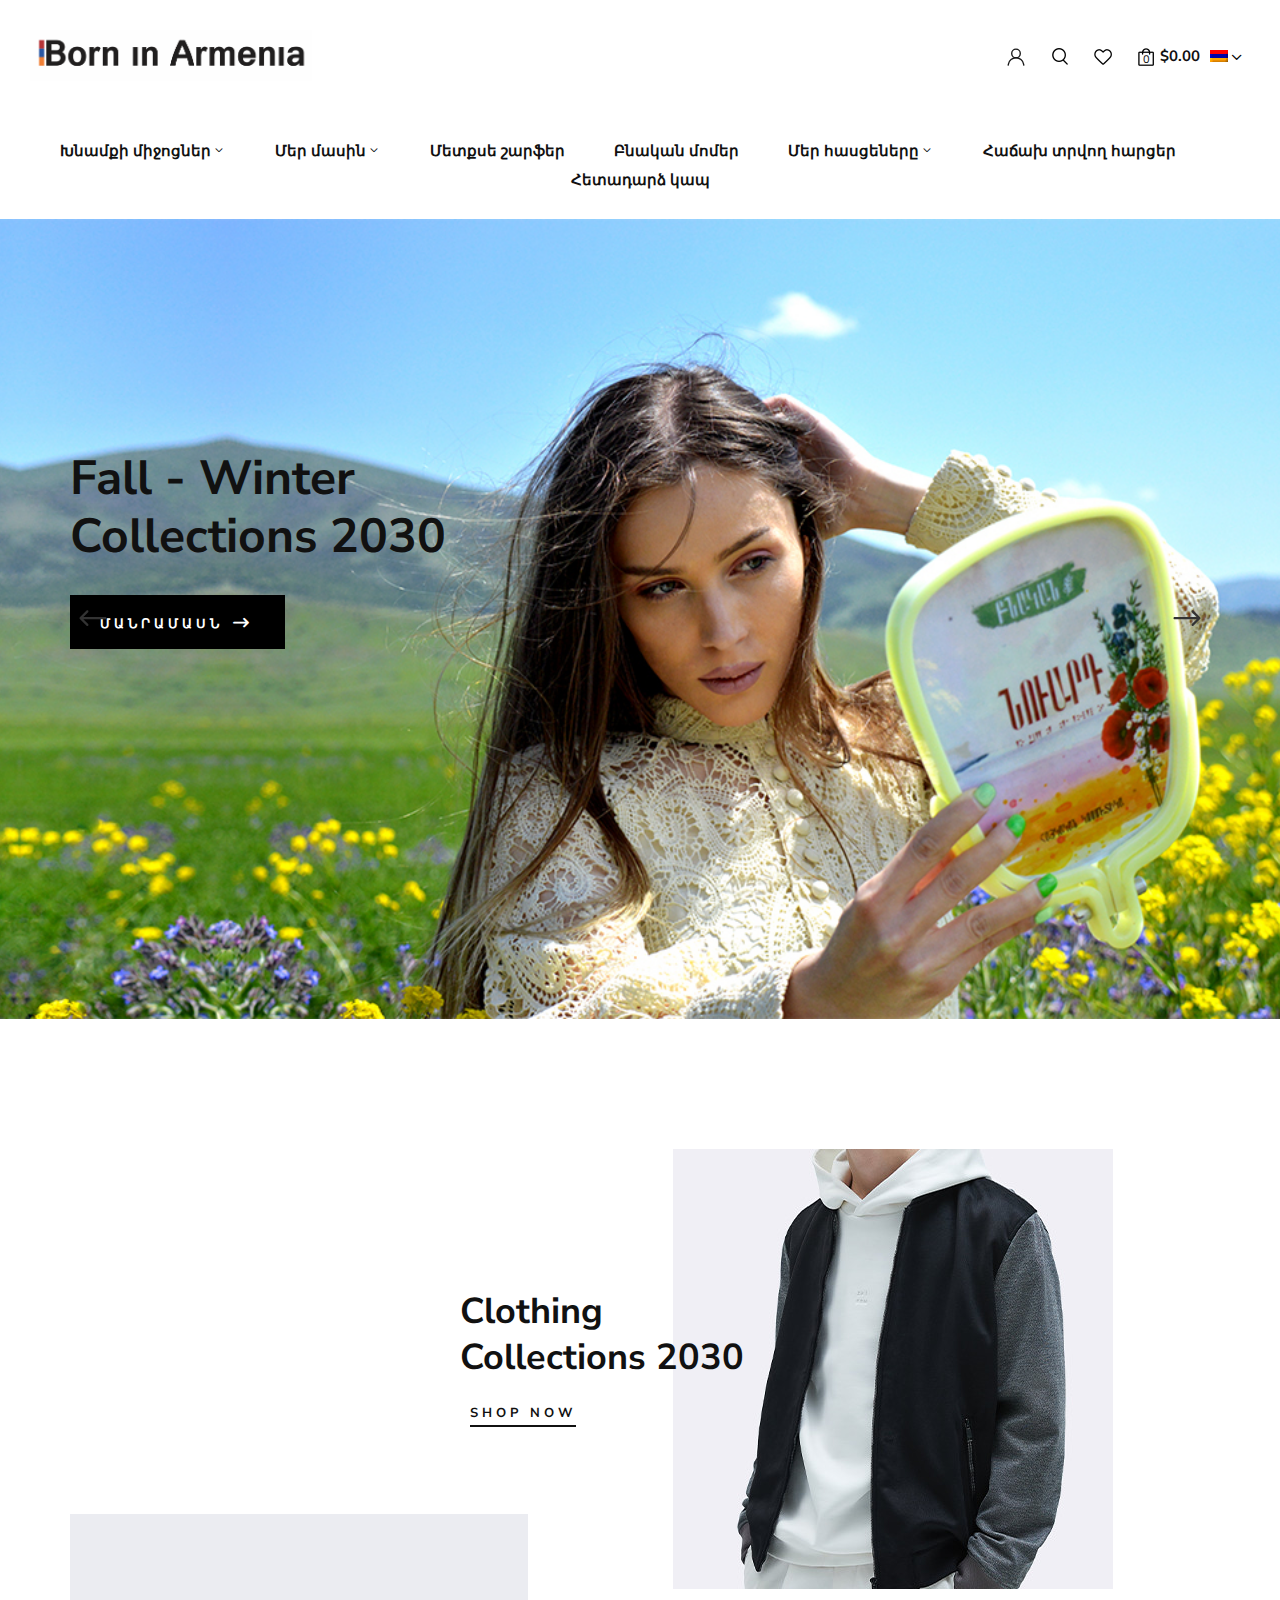
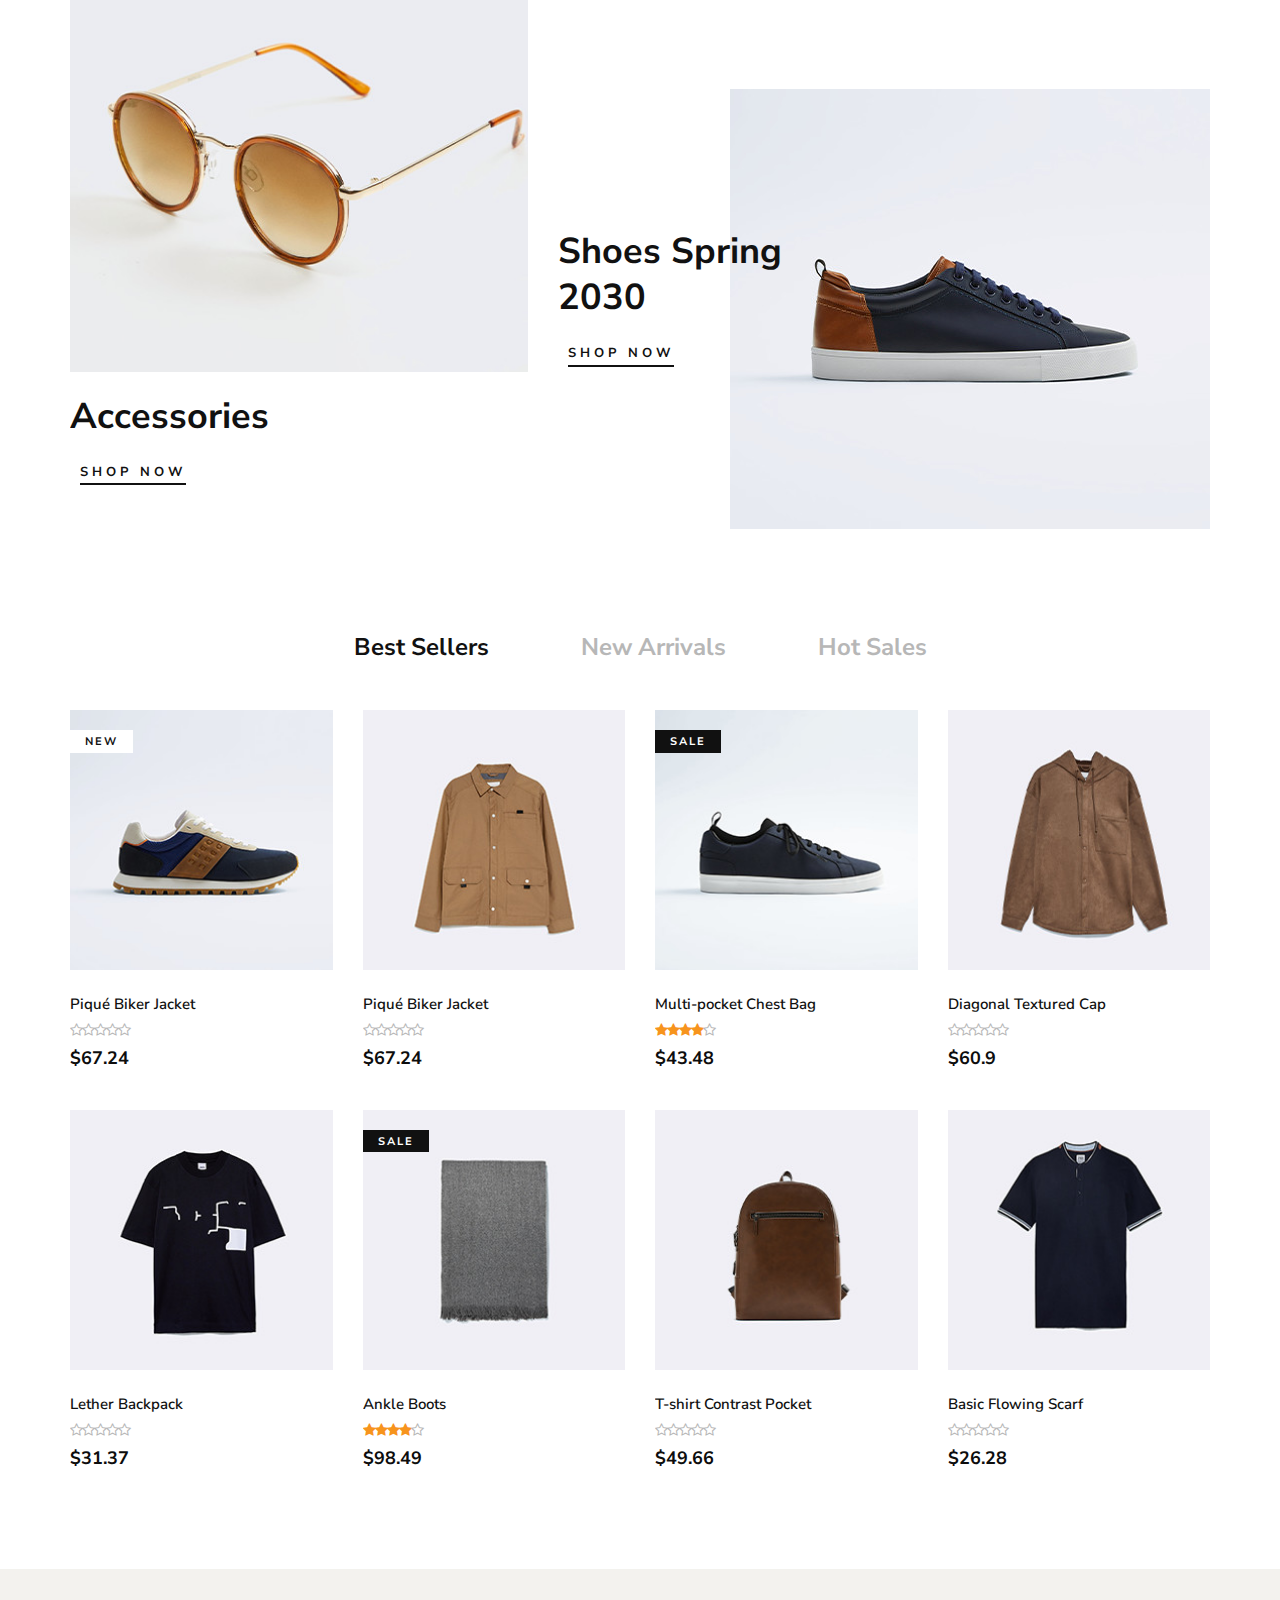
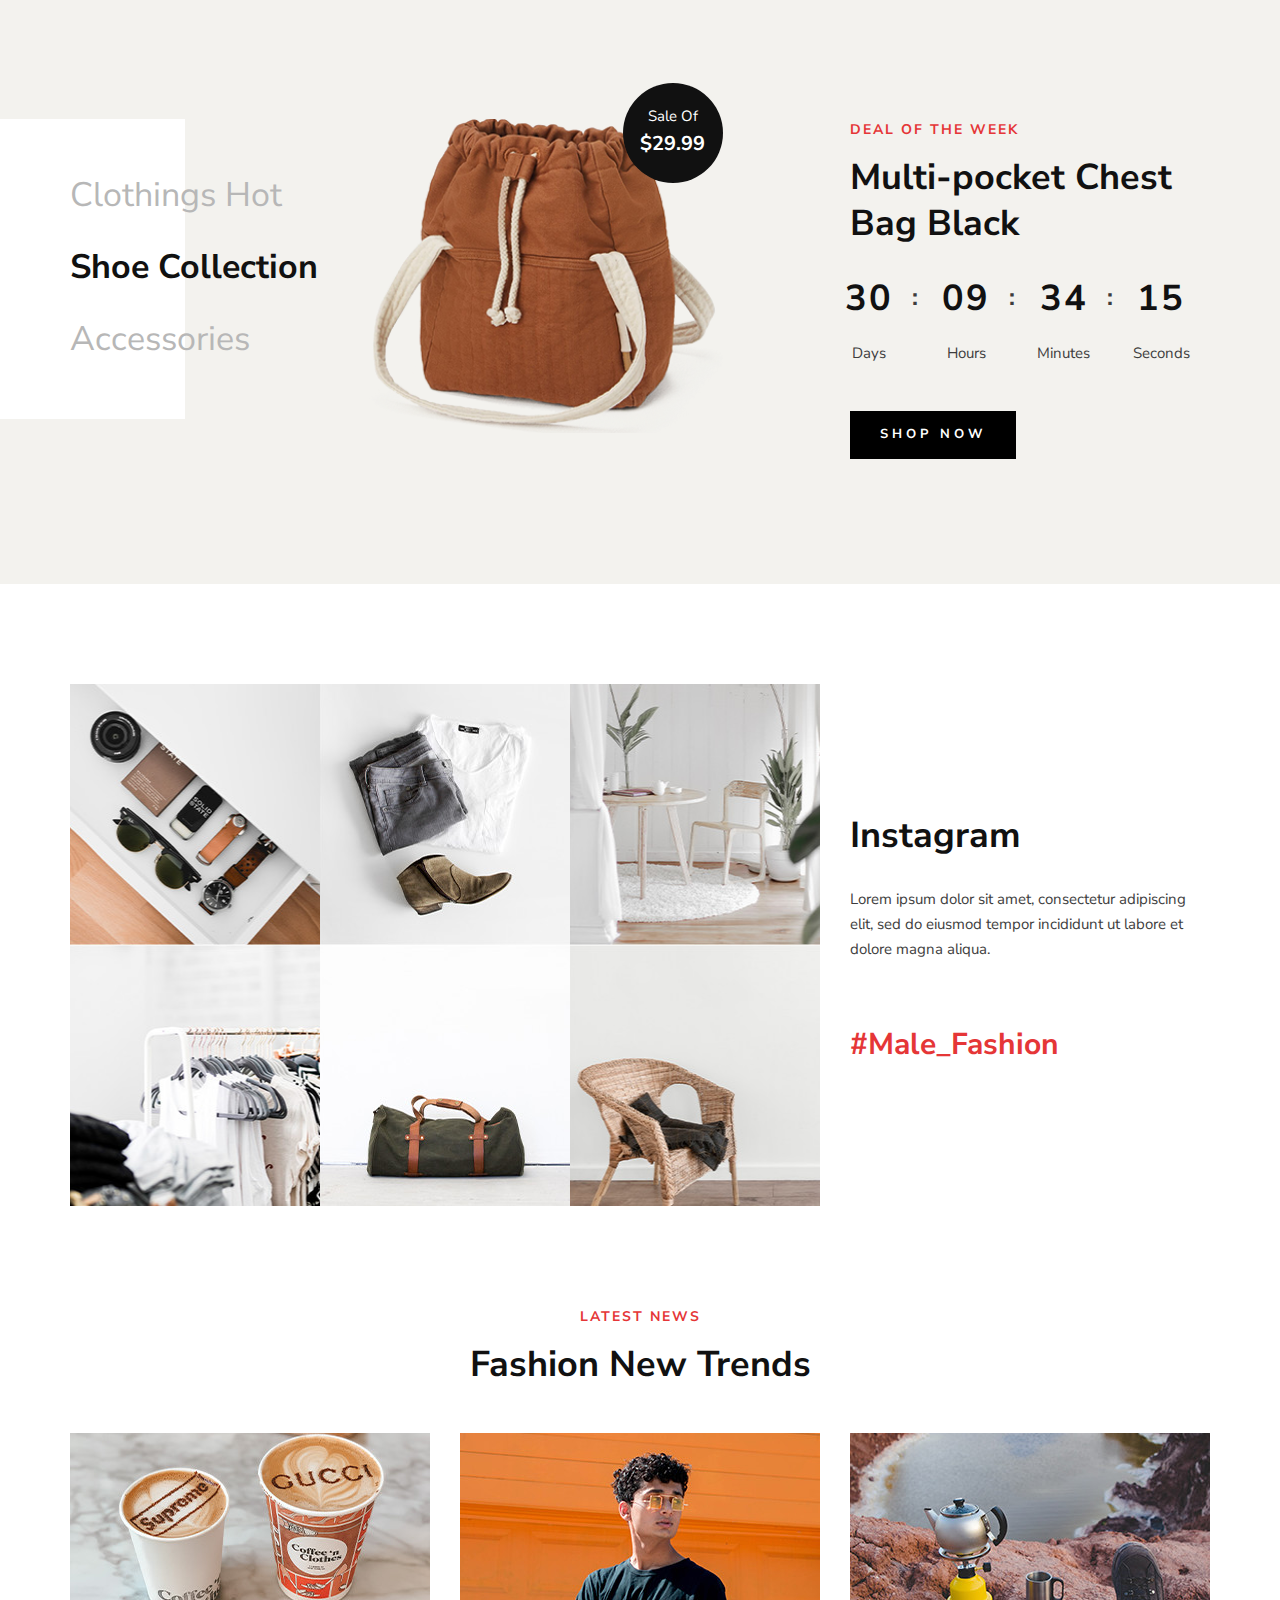
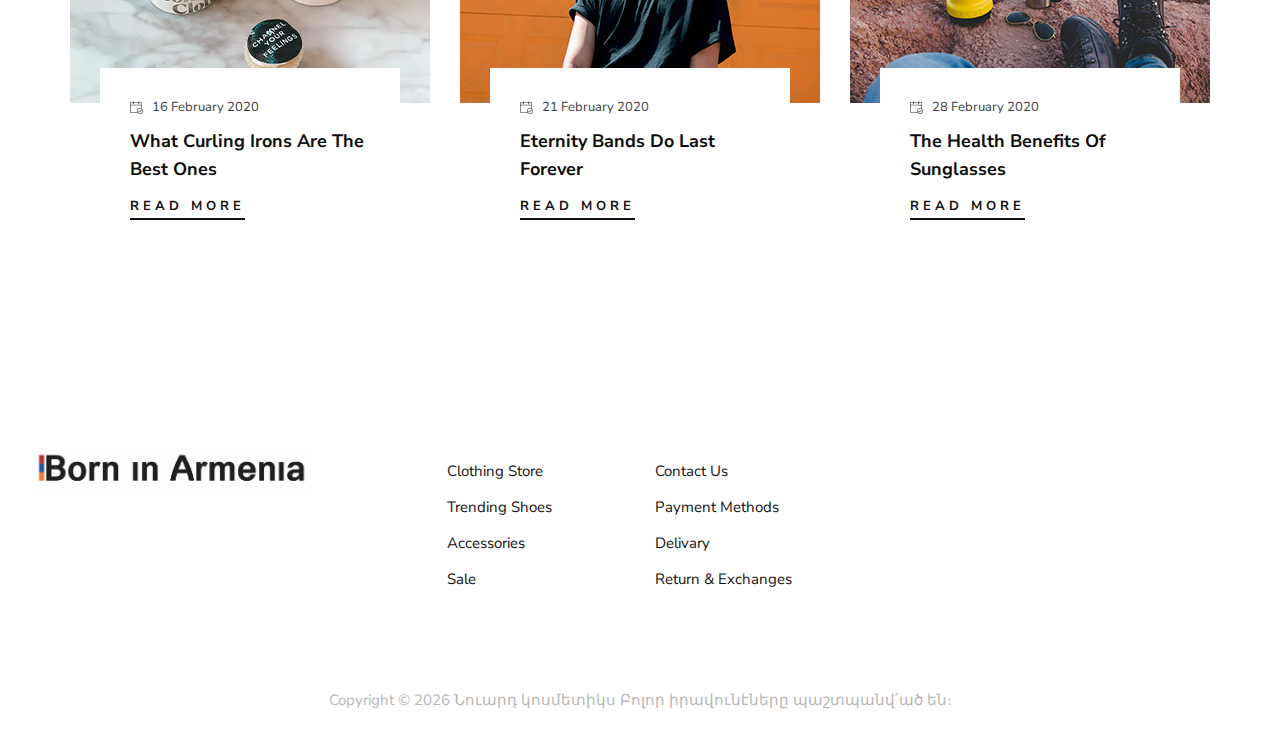
<file: product.html>
<!DOCTYPE html>
<html lang="en">

<head>
    <meta charset="UTF-8">
    <meta name="description" content="Male_Fashion Template">
    <meta name="keywords" content="Male_Fashion, unica, creative, html">
    <meta name="viewport" content="width=device-width, initial-scale=1.0">
    <meta http-equiv="X-UA-Compatible" content="ie=edge">
    <title>BorninArmenia</title>

    <!-- Google Font -->
    <link href="https://fonts.googleapis.com/css2?family=Nunito+Sans:wght@300;400;600;700;800;900&display=swap"
    rel="stylesheet">

    <!-- Css Styles -->
    <link rel="stylesheet" href="css/bootstrap.min.css" type="text/css">
    <link rel="stylesheet" href="css/font-awesome.min.css" type="text/css">
    <link rel="stylesheet" href="css/elegant-icons.css" type="text/css">
    <link rel="stylesheet" href="css/magnific-popup.css" type="text/css">
    <link rel="stylesheet" href="css/nice-select.css" type="text/css">
    <link rel="stylesheet" href="css/owl.carousel.min.css" type="text/css">
    <link rel="stylesheet" href="css/slicknav.min.css" type="text/css">
    <link rel="stylesheet" href="css/style.css" type="text/css">
</head>

<body>
    <!-- Page Preloder -->
    <div id="preloder">
        <div class="loader"></div>
    </div>

    <!-- Offcanvas Menu Begin -->
    <div class="offcanvas-menu-overlay"></div>
    <div class="offcanvas-menu-wrapper">
        <!-- <div class="offcanvas__option">
            <div class="offcanvas__links">
                <a href="#">Sign in</a>
                <a href="#">FAQs</a>
            </div>
            <div class="offcanvas__top__hover">
                <span>Usd <i class="arrow_carrot-down"></i></span>
                <ul>
                    <li>USD</li>
                    <li>EUR</li>
                    <li>USD</li>
                </ul>
            </div>
        </div> -->
        <div class="offcanvas__nav__option">
            <a href="#" class="search-switch"><img src="img/icon/search.png" alt=""></a>
            <a href="#"><img src="img/icon/heart.png" alt=""></a>
            <a href="#"><img src="img/icon/cart.png" alt=""> <span>0</span></a>
            <div class="price">$0.00</div>
            <div class="header__top__hover">
                <span><img src="img/hy.png" alt="">  <i class="arrow_carrot-down"></i></span>
                            <ul>
                                <li><img src="img/hy.png" alt=""></li>
                                <li><img src="img/ru_RU.png" alt=""></li>
                                <li><img src="img/en_US.png" alt=""></li>
                            </ul>
            </div>
        </div>
        <div id="mobile-menu-wrap"></div>
       
    </div>
    <!-- Offcanvas Menu End -->

    <!-- Header Section Begin -->
    <header class="header">
        <!-- <div class="header__top">
            <div class="container">
                <div class="row">
                    <div class="col-lg-6 col-md-7">
                        <div class="header__top__left">
                            <p>Free shipping, 30-day return or refund guarantee.</p>
                        </div>
                    </div>
                    <div class="col-lg-6 col-md-5">
                        <div class="header__top__right">
                            <div class="header__top__links">
                                <a href="#">Sign in</a>
                                <a href="#">FAQs</a>
                            </div>
                            <div class="header__top__hover">
                                <span>Usd <i class="arrow_carrot-down"></i></span>
                                <ul>
                                    <li>USD</li>
                                    <li>EUR</li>
                                    <li>USD</li>
                                </ul>
                            </div>
                        </div>
                    </div>
                </div>
            </div>
        </div> -->
        <div class="mycontainer">
            <div class="row justify-content-between align-items-center">
                <div class="col-lg-3 col-md-3">
                    <div class="header__logo">
                        <a href="./index.html"><img src="img/logo.png" alt=""></a>
                    </div>
                </div>
               
                <div class=" col-md-4">
                    <div class="header__nav__option">
                        <a href="#"><svg width="20" height="18" viewBox="0 0 20 20" fill="none" xmlns="http://www.w3.org/2000/svg">
                            <path d="M10 10.8166C12.6372 10.8166 14.775 8.67876 14.775 6.0416C14.775 3.40444 12.6372 1.2666 10 1.2666C7.36285 1.2666 5.22501 3.40444 5.22501 6.0416C5.22501 8.67876 7.36285 10.8166 10 10.8166Z" stroke="#191919" stroke-width="1.5" stroke-miterlimit="10"></path>
                            <path d="M1.25 19.5668L1.55833 17.8585C1.92258 15.8856 2.96645 14.1025 4.50859 12.8192C6.05074 11.5359 7.99371 10.8333 10 10.8335V10.8335C12.0087 10.834 13.9536 11.5389 15.496 12.8256C17.0385 14.1123 18.0809 15.8992 18.4417 17.8752L18.75 19.5835" stroke="#191919" stroke-width="1.5" stroke-miterlimit="10"></path>
                            </svg></a>
                        <a href="#" class="search-switch"><img src="img/icon/search.png" alt=""></a>
                        <a href="#"><img src="img/icon/heart.png" alt=""></a>
                        <a href="#"><img src="img/icon/cart.png" alt=""> <span>0</span></a>
                        <div class="price">$0.00</div>
                        <div class="header__top__hover">
                            <span><img src="img/hy.png" alt="">  <i class="arrow_carrot-down"></i></span>
                                        <ul>
                                            <li><img src="img/hy.png" alt=""></li>
                                            <li><img src="img/ru_RU.png" alt=""></li>
                                            <li><img src="img/en_US.png" alt=""></li>
                                        </ul>
                        </div>
                    </div>
                </div>
            </div>
            <div class="canvas__open"><i class="fa fa-bars"></i></div>
        </div>
        <div class="mycontainer">
            <div class="row menuBar">
        <div class="col-md-12">
            <nav class="header__menu mobile-menu">
                <ul >
                   
                    <li><a href="#" class="active">Խնամքի միջոցներ<span class="slicknav_arrow myArrow"><i class="arrow_carrot-down"></i></span></a>
                        <ul class="dropdown">
                            <li><a href="#">Դեմքի խնամք<span class="slicknav_arrow myArrow"><i class="arrow_carrot-right"></i></span></a>
                                <ul class="dropdownnest">
                                    <li><a href="#">Դեմքի կրեմներ</a></li>
                                    <li><a href="#">Մարքող և տոնավարող
                                      
                                       
                                      </a></li>
                                    <li><a href="#">Աչքերի շուրջ խնամք</a></li>
                                    <li><a href="#">Շիճուկներ</a></li>
                                    <li><a href="#">Շրթուքնների խնամք</a></li>
                               
                                
                                </ul>
                            </li>
                            <li><a href="#">Մազերի խնամք<span class="slicknav_arrow myArrow"><i class="arrow_carrot-right"></i></span></a>
                                <ul class="dropdownnest">
                                    <li><a href="#">Շամպուններ
                                     
                                        </a></li>
                                    <li><a href="#">   Խնամք մազաթափության դեմ                                          
                                      </a></li>
                                    <li><a href="#"> Դիամկներ</a></li>
                                    <li><a href="#">Շիճուկներ</a></li>
                                    <li><a href="#">Բալզամ կոդիցիոներներ</a></li>
                               
                                
                                </ul>
                            </li>
                            <li><a href="#">Մարմնի խնամք<span class="slicknav_arrow myArrow"><i class="arrow_carrot-right"></i></span></a>
                                <ul class="dropdownnest">
                                    
                                    <li><a href="#"> Լոգանքի գել</a></li>
                                    <li><a href="#">Սկրաբներ</a></li>
                                    <li><a href="#">Ձեռքերի, պարանոցի և մարմնի կրեմներ</a></li>
                               
                                
                                </ul>
                              
                                
                                
                            
                            </li>
                            <li><a href="#">Հավաքածուներ</a></li>
                            <li><a href="#">Աքսեսուարներ</a></li>
                        </ul>
                    </li>
                    <li><a href="#">Մեր մասին<span class="slicknav_arrow myArrow"><i class="arrow_carrot-down"></i></a>
                        <ul class="dropdown">
                            <li><a href="#">Խնամքի միջոցների մասին</a></li>
                            <li><a href="#">Մետաքսե միջոցների մասին</a></li>
                        
                        </ul>
                    </li>
                    <li ><a href="#">Մետքսե շարֆեր</a></li>
                    <li><a href="#">Բնական մոմեր</a></li>
                    <li><a href="#">Մեր հասցեները<span class="slicknav_arrow myArrow"><i class="arrow_carrot-down"></i></a>
                        <ul class="dropdown">
                            <li><a href="#">Հայաստանում</a></li>
                            <li><a href="#">Մենք վայլդբերիզում ու օզանում</a></li>
                        
                        </ul>
                    
                    </li>
                    <li><a href="#"> Հաճախ տրվող հարցեր</a></li>
                    <li><a href="./contact.html">Հետադարձ կապ
                       </a></li>
                </ul>
            </nav>
        </div>
    </div>
    </div>

    </header>
    <!-- Header Section End -->

    <!-- Hero Section Begin -->
    <section class="hero">
        <div class="hero__slider owl-carousel">
            <div class="hero__items set-bg" data-setbg="img/Nuardslider-1.jpg">
                <div class="container">
                    <div class="row">
                        <div class="col-xl-5 col-lg-7 col-md-8">
                            <div class="hero__text">
                                <!-- <h6>Summer Collection</h6> -->
                                <h2>Fall - Winter Collections 2030</h2>
                                <!-- <p>A specialist label creating luxury essentials. Ethically crafted with an unwavering
                                commitment to exceptional quality.</p> -->
                                <a href="#" class="primary-btn">Մանրամասն <span class="arrow_right"></span></a>
                                <!-- <div class="hero__social">
                                    <a href="#"><i class="fa fa-facebook"></i></a>
                                    <a href="#"><i class="fa fa-twitter"></i></a>
                                    <a href="#"><i class="fa fa-pinterest"></i></a>
                                    <a href="#"><i class="fa fa-instagram"></i></a>
                                </div> -->
                            </div>
                        </div>
                    </div>
                </div>
            </div>
            <div class="hero__items set-bg" data-setbg="img/Nuardslider-3.jpg">
                <div class="container">
                    <div class="row">
                        <div class="col-xl-5 col-lg-7 col-md-8">
                            <div class="hero__text">
                                <!-- <h6>Summer Collection</h6> -->
                                <h2>Fall - Winter Collections 2030</h2>
                                <!-- <p>A specialist label creating luxury essentials. Ethically crafted with an unwavering
                                commitment to exceptional quality.</p> -->
                                <a href="#" class="primary-btn">Shop now <span class="arrow_right"></span></a>
                                <!-- <div class="hero__social">
                                    <a href="#"><i class="fa fa-facebook"></i></a>
                                    <a href="#"><i class="fa fa-twitter"></i></a>
                                    <a href="#"><i class="fa fa-pinterest"></i></a>
                                    <a href="#"><i class="fa fa-instagram"></i></a>
                                </div> -->
                            </div>
                        </div>
                    </div>
                </div>
            </div>
        </div>
    </section>
    <!-- Hero Section End -->

    <!-- Banner Section Begin -->
    <section class="banner spad">
        <div class="container">
            <div class="row">
                <div class="col-lg-7 offset-lg-4">
                    <div class="banner__item">
                        <div class="banner__item__pic">
                            <img src="img/banner/banner-1.jpg" alt="">
                        </div>
                        <div class="banner__item__text">
                            <h2>Clothing Collections 2030</h2>
                            <a href="#">Shop now</a>
                        </div>
                    </div>
                </div>
                <div class="col-lg-5">
                    <div class="banner__item banner__item--middle">
                        <div class="banner__item__pic">
                            <img src="img/banner/banner-2.jpg" alt="">
                        </div>
                        <div class="banner__item__text">
                            <h2>Accessories</h2>
                            <a href="#">Shop now</a>
                        </div>
                    </div>
                </div>
                <div class="col-lg-7">
                    <div class="banner__item banner__item--last">
                        <div class="banner__item__pic">
                            <img src="img/banner/banner-3.jpg" alt="">
                        </div>
                        <div class="banner__item__text">
                            <h2>Shoes Spring 2030</h2>
                            <a href="#">Shop now</a>
                        </div>
                    </div>
                </div>
            </div>
        </div>
    </section>
    <!-- Banner Section End -->

    <!-- Product Section Begin -->
    <section class="product spad">
        <div class="container">
            <div class="row">
                <div class="col-lg-12">
                    <ul class="filter__controls">
                        <li class="active" data-filter="*">Best Sellers</li>
                        <li data-filter=".new-arrivals">New Arrivals</li>
                        <li data-filter=".hot-sales">Hot Sales</li>
                    </ul>
                </div>
            </div>
            <div class="row product__filter">
                <div class="col-lg-3 col-md-6 col-sm-6 col-md-6 col-sm-6 mix new-arrivals">
                    <div class="product__item">
                        <div class="product__item__pic set-bg" data-setbg="img/product/product-1.jpg">
                            <span class="label">New</span>
                            <ul class="product__hover">
                                <li><a href="#"><img src="img/icon/heart.png" alt=""></a></li>
                                <li><a href="#"><img src="img/icon/compare.png" alt=""> <span>Compare</span></a></li>
                                <li><a href="#"><img src="img/icon/search.png" alt=""></a></li>
                            </ul>
                        </div>
                        <div class="product__item__text">
                            <h6>Piqué Biker Jacket</h6>
                            <a href="#" class="add-cart">+ Add To Cart</a>
                            <div class="rating">
                                <i class="fa fa-star-o"></i>
                                <i class="fa fa-star-o"></i>
                                <i class="fa fa-star-o"></i>
                                <i class="fa fa-star-o"></i>
                                <i class="fa fa-star-o"></i>
                            </div>
                            <h5>$67.24</h5>
                            <div class="product__color__select">
                                <label for="pc-1">
                                    <input type="radio" id="pc-1">
                                </label>
                                <label class="active black" for="pc-2">
                                    <input type="radio" id="pc-2">
                                </label>
                                <label class="grey" for="pc-3">
                                    <input type="radio" id="pc-3">
                                </label>
                            </div>
                        </div>
                    </div>
                </div>
                <div class="col-lg-3 col-md-6 col-sm-6 col-md-6 col-sm-6 mix hot-sales">
                    <div class="product__item">
                        <div class="product__item__pic set-bg" data-setbg="img/product/product-2.jpg">
                            <ul class="product__hover">
                                <li><a href="#"><img src="img/icon/heart.png" alt=""></a></li>
                                <li><a href="#"><img src="img/icon/compare.png" alt=""> <span>Compare</span></a></li>
                                <li><a href="#"><img src="img/icon/search.png" alt=""></a></li>
                            </ul>
                        </div>
                        <div class="product__item__text">
                            <h6>Piqué Biker Jacket</h6>
                            <a href="#" class="add-cart">+ Add To Cart</a>
                            <div class="rating">
                                <i class="fa fa-star-o"></i>
                                <i class="fa fa-star-o"></i>
                                <i class="fa fa-star-o"></i>
                                <i class="fa fa-star-o"></i>
                                <i class="fa fa-star-o"></i>
                            </div>
                            <h5>$67.24</h5>
                            <div class="product__color__select">
                                <label for="pc-4">
                                    <input type="radio" id="pc-4">
                                </label>
                                <label class="active black" for="pc-5">
                                    <input type="radio" id="pc-5">
                                </label>
                                <label class="grey" for="pc-6">
                                    <input type="radio" id="pc-6">
                                </label>
                            </div>
                        </div>
                    </div>
                </div>
                <div class="col-lg-3 col-md-6 col-sm-6 col-md-6 col-sm-6 mix new-arrivals">
                    <div class="product__item sale">
                        <div class="product__item__pic set-bg" data-setbg="img/product/product-3.jpg">
                            <span class="label">Sale</span>
                            <ul class="product__hover">
                                <li><a href="#"><img src="img/icon/heart.png" alt=""></a></li>
                                <li><a href="#"><img src="img/icon/compare.png" alt=""> <span>Compare</span></a></li>
                                <li><a href="#"><img src="img/icon/search.png" alt=""></a></li>
                            </ul>
                        </div>
                        <div class="product__item__text">
                            <h6>Multi-pocket Chest Bag</h6>
                            <a href="#" class="add-cart">+ Add To Cart</a>
                            <div class="rating">
                                <i class="fa fa-star"></i>
                                <i class="fa fa-star"></i>
                                <i class="fa fa-star"></i>
                                <i class="fa fa-star"></i>
                                <i class="fa fa-star-o"></i>
                            </div>
                            <h5>$43.48</h5>
                            <div class="product__color__select">
                                <label for="pc-7">
                                    <input type="radio" id="pc-7">
                                </label>
                                <label class="active black" for="pc-8">
                                    <input type="radio" id="pc-8">
                                </label>
                                <label class="grey" for="pc-9">
                                    <input type="radio" id="pc-9">
                                </label>
                            </div>
                        </div>
                    </div>
                </div>
                <div class="col-lg-3 col-md-6 col-sm-6 col-md-6 col-sm-6 mix hot-sales">
                    <div class="product__item">
                        <div class="product__item__pic set-bg" data-setbg="img/product/product-4.jpg">
                            <ul class="product__hover">
                                <li><a href="#"><img src="img/icon/heart.png" alt=""></a></li>
                                <li><a href="#"><img src="img/icon/compare.png" alt=""> <span>Compare</span></a></li>
                                <li><a href="#"><img src="img/icon/search.png" alt=""></a></li>
                            </ul>
                        </div>
                        <div class="product__item__text">
                            <h6>Diagonal Textured Cap</h6>
                            <a href="#" class="add-cart">+ Add To Cart</a>
                            <div class="rating">
                                <i class="fa fa-star-o"></i>
                                <i class="fa fa-star-o"></i>
                                <i class="fa fa-star-o"></i>
                                <i class="fa fa-star-o"></i>
                                <i class="fa fa-star-o"></i>
                            </div>
                            <h5>$60.9</h5>
                            <div class="product__color__select">
                                <label for="pc-10">
                                    <input type="radio" id="pc-10">
                                </label>
                                <label class="active black" for="pc-11">
                                    <input type="radio" id="pc-11">
                                </label>
                                <label class="grey" for="pc-12">
                                    <input type="radio" id="pc-12">
                                </label>
                            </div>
                        </div>
                    </div>
                </div>
                <div class="col-lg-3 col-md-6 col-sm-6 col-md-6 col-sm-6 mix new-arrivals">
                    <div class="product__item">
                        <div class="product__item__pic set-bg" data-setbg="img/product/product-5.jpg">
                            <ul class="product__hover">
                                <li><a href="#"><img src="img/icon/heart.png" alt=""></a></li>
                                <li><a href="#"><img src="img/icon/compare.png" alt=""> <span>Compare</span></a></li>
                                <li><a href="#"><img src="img/icon/search.png" alt=""></a></li>
                            </ul>
                        </div>
                        <div class="product__item__text">
                            <h6>Lether Backpack</h6>
                            <a href="#" class="add-cart">+ Add To Cart</a>
                            <div class="rating">
                                <i class="fa fa-star-o"></i>
                                <i class="fa fa-star-o"></i>
                                <i class="fa fa-star-o"></i>
                                <i class="fa fa-star-o"></i>
                                <i class="fa fa-star-o"></i>
                            </div>
                            <h5>$31.37</h5>
                            <div class="product__color__select">
                                <label for="pc-13">
                                    <input type="radio" id="pc-13">
                                </label>
                                <label class="active black" for="pc-14">
                                    <input type="radio" id="pc-14">
                                </label>
                                <label class="grey" for="pc-15">
                                    <input type="radio" id="pc-15">
                                </label>
                            </div>
                        </div>
                    </div>
                </div>
                <div class="col-lg-3 col-md-6 col-sm-6 col-md-6 col-sm-6 mix hot-sales">
                    <div class="product__item sale">
                        <div class="product__item__pic set-bg" data-setbg="img/product/product-6.jpg">
                            <span class="label">Sale</span>
                            <ul class="product__hover">
                                <li><a href="#"><img src="img/icon/heart.png" alt=""></a></li>
                                <li><a href="#"><img src="img/icon/compare.png" alt=""> <span>Compare</span></a></li>
                                <li><a href="#"><img src="img/icon/search.png" alt=""></a></li>
                            </ul>
                        </div>
                        <div class="product__item__text">
                            <h6>Ankle Boots</h6>
                            <a href="#" class="add-cart">+ Add To Cart</a>
                            <div class="rating">
                                <i class="fa fa-star"></i>
                                <i class="fa fa-star"></i>
                                <i class="fa fa-star"></i>
                                <i class="fa fa-star"></i>
                                <i class="fa fa-star-o"></i>
                            </div>
                            <h5>$98.49</h5>
                            <div class="product__color__select">
                                <label for="pc-16">
                                    <input type="radio" id="pc-16">
                                </label>
                                <label class="active black" for="pc-17">
                                    <input type="radio" id="pc-17">
                                </label>
                                <label class="grey" for="pc-18">
                                    <input type="radio" id="pc-18">
                                </label>
                            </div>
                        </div>
                    </div>
                </div>
                <div class="col-lg-3 col-md-6 col-sm-6 col-md-6 col-sm-6 mix new-arrivals">
                    <div class="product__item">
                        <div class="product__item__pic set-bg" data-setbg="img/product/product-7.jpg">
                            <ul class="product__hover">
                                <li><a href="#"><img src="img/icon/heart.png" alt=""></a></li>
                                <li><a href="#"><img src="img/icon/compare.png" alt=""> <span>Compare</span></a></li>
                                <li><a href="#"><img src="img/icon/search.png" alt=""></a></li>
                            </ul>
                        </div>
                        <div class="product__item__text">
                            <h6>T-shirt Contrast Pocket</h6>
                            <a href="#" class="add-cart">+ Add To Cart</a>
                            <div class="rating">
                                <i class="fa fa-star-o"></i>
                                <i class="fa fa-star-o"></i>
                                <i class="fa fa-star-o"></i>
                                <i class="fa fa-star-o"></i>
                                <i class="fa fa-star-o"></i>
                            </div>
                            <h5>$49.66</h5>
                            <div class="product__color__select">
                                <label for="pc-19">
                                    <input type="radio" id="pc-19">
                                </label>
                                <label class="active black" for="pc-20">
                                    <input type="radio" id="pc-20">
                                </label>
                                <label class="grey" for="pc-21">
                                    <input type="radio" id="pc-21">
                                </label>
                            </div>
                        </div>
                    </div>
                </div>
                <div class="col-lg-3 col-md-6 col-sm-6 col-md-6 col-sm-6 mix hot-sales">
                    <div class="product__item">
                        <div class="product__item__pic set-bg" data-setbg="img/product/product-8.jpg">
                            <ul class="product__hover">
                                <li><a href="#"><img src="img/icon/heart.png" alt=""></a></li>
                                <li><a href="#"><img src="img/icon/compare.png" alt=""> <span>Compare</span></a></li>
                                <li><a href="#"><img src="img/icon/search.png" alt=""></a></li>
                            </ul>
                        </div>
                        <div class="product__item__text">
                            <h6>Basic Flowing Scarf</h6>
                            <a href="#" class="add-cart">+ Add To Cart</a>
                            <div class="rating">
                                <i class="fa fa-star-o"></i>
                                <i class="fa fa-star-o"></i>
                                <i class="fa fa-star-o"></i>
                                <i class="fa fa-star-o"></i>
                                <i class="fa fa-star-o"></i>
                            </div>
                            <h5>$26.28</h5>
                            <div class="product__color__select">
                                <label for="pc-22">
                                    <input type="radio" id="pc-22">
                                </label>
                                <label class="active black" for="pc-23">
                                    <input type="radio" id="pc-23">
                                </label>
                                <label class="grey" for="pc-24">
                                    <input type="radio" id="pc-24">
                                </label>
                            </div>
                        </div>
                    </div>
                </div>
            </div>
        </div>
    </section>
    <!-- Product Section End -->

    <!-- Categories Section Begin -->
    <section class="categories spad">
        <div class="container">
            <div class="row">
                <div class="col-lg-3">
                    <div class="categories__text">
                        <h2>Clothings Hot <br /> <span>Shoe Collection</span> <br /> Accessories</h2>
                    </div>
                </div>
                <div class="col-lg-4">
                    <div class="categories__hot__deal">
                        <img src="img/product-sale.png" alt="">
                        <div class="hot__deal__sticker">
                            <span>Sale Of</span>
                            <h5>$29.99</h5>
                        </div>
                    </div>
                </div>
                <div class="col-lg-4 offset-lg-1">
                    <div class="categories__deal__countdown">
                        <span>Deal Of The Week</span>
                        <h2>Multi-pocket Chest Bag Black</h2>
                        <div class="categories__deal__countdown__timer" id="countdown">
                            <div class="cd-item">
                                <span>3</span>
                                <p>Days</p>
                            </div>
                            <div class="cd-item">
                                <span>1</span>
                                <p>Hours</p>
                            </div>
                            <div class="cd-item">
                                <span>50</span>
                                <p>Minutes</p>
                            </div>
                            <div class="cd-item">
                                <span>18</span>
                                <p>Seconds</p>
                            </div>
                        </div>
                        <a href="#" class="primary-btn">Shop now</a>
                    </div>
                </div>
            </div>
        </div>
    </section>
    <!-- Categories Section End -->

    <!-- Instagram Section Begin -->
    <section class="instagram spad">
        <div class="container">
            <div class="row">
                <div class="col-lg-8">
                    <div class="instagram__pic">
                        <div class="instagram__pic__item set-bg" data-setbg="img/instagram/instagram-1.jpg"></div>
                        <div class="instagram__pic__item set-bg" data-setbg="img/instagram/instagram-2.jpg"></div>
                        <div class="instagram__pic__item set-bg" data-setbg="img/instagram/instagram-3.jpg"></div>
                        <div class="instagram__pic__item set-bg" data-setbg="img/instagram/instagram-4.jpg"></div>
                        <div class="instagram__pic__item set-bg" data-setbg="img/instagram/instagram-5.jpg"></div>
                        <div class="instagram__pic__item set-bg" data-setbg="img/instagram/instagram-6.jpg"></div>
                    </div>
                </div>
                <div class="col-lg-4">
                    <div class="instagram__text">
                        <h2>Instagram</h2>
                        <p>Lorem ipsum dolor sit amet, consectetur adipiscing elit, sed do eiusmod tempor incididunt ut
                        labore et dolore magna aliqua.</p>
                        <h3>#Male_Fashion</h3>
                    </div>
                </div>
            </div>
        </div>
    </section>
    <!-- Instagram Section End -->

    <!-- Latest Blog Section Begin -->
    <section class="latest spad">
        <div class="container">
            <div class="row">
                <div class="col-lg-12">
                    <div class="section-title">
                        <span>Latest News</span>
                        <h2>Fashion New Trends</h2>
                    </div>
                </div>
            </div>
            <div class="row">
                <div class="col-lg-4 col-md-6 col-sm-6">
                    <div class="blog__item">
                        <div class="blog__item__pic set-bg" data-setbg="img/blog/blog-1.jpg"></div>
                        <div class="blog__item__text">
                            <span><img src="img/icon/calendar.png" alt=""> 16 February 2020</span>
                            <h5>What Curling Irons Are The Best Ones</h5>
                            <a href="#">Read More</a>
                        </div>
                    </div>
                </div>
                <div class="col-lg-4 col-md-6 col-sm-6">
                    <div class="blog__item">
                        <div class="blog__item__pic set-bg" data-setbg="img/blog/blog-2.jpg"></div>
                        <div class="blog__item__text">
                            <span><img src="img/icon/calendar.png" alt=""> 21 February 2020</span>
                            <h5>Eternity Bands Do Last Forever</h5>
                            <a href="#">Read More</a>
                        </div>
                    </div>
                </div>
                <div class="col-lg-4 col-md-6 col-sm-6">
                    <div class="blog__item">
                        <div class="blog__item__pic set-bg" data-setbg="img/blog/blog-3.jpg"></div>
                        <div class="blog__item__text">
                            <span><img src="img/icon/calendar.png" alt=""> 28 February 2020</span>
                            <h5>The Health Benefits Of Sunglasses</h5>
                            <a href="#">Read More</a>
                        </div>
                    </div>
                </div>
            </div>
        </div>
    </section>
    <!-- Latest Blog Section End -->

    <!-- Footer Section Begin -->
    <footer class="footer">
        <div class="mycontainer">
            <div class="row">
                <div class="col-lg-3 col-md-6 col-sm-6">
                    <div class="footer__about">
                        <div class="footer__logo">
                            <a href="#"><img src="img/logo.png" alt=""></a>
                        </div>
                     
                    </div>
                </div>
                <div class="col-lg-2 offset-lg-1 col-md-3 col-sm-6">
                    <div class="footer__widget">
                        <h6>Shopping</h6>
                        <ul>
                            <li><a href="#">Clothing Store</a></li>
                            <li><a href="#">Trending Shoes</a></li>
                            <li><a href="#">Accessories</a></li>
                            <li><a href="#">Sale</a></li>
                        </ul>
                    </div>
                </div>
                <div class="col-lg-2 col-md-3 col-sm-6">
                    <div class="footer__widget">
                        <h6>Shopping</h6>
                        <ul>
                            <li><a href="#">Contact Us</a></li>
                            <li><a href="#">Payment Methods</a></li>
                            <li><a href="#">Delivary</a></li>
                            <li><a href="#">Return & Exchanges</a></li>
                        </ul>
                    </div>
                </div>
             
            </div>
            <div class="row">
                <div class="col-lg-12 text-center">
                    <div class="footer__copyright__text">
                        <!-- Link back to Colorlib can't be removed. Template is licensed under CC BY 3.0. -->
                        <p>Copyright ©
                            <script>
                                document.write(new Date().getFullYear());
                            </script>
                          Նուարդ կոսմետիկս Բոլոր իրավունէները պաշտպանվ՛ած են։ 
                        </p>
                        <!-- Link back to Colorlib can't be removed. Template is licensed under CC BY 3.0. -->
                    </div>
                </div>
            </div>
        </div>
    </footer>
    <!-- Footer Section End -->

    <!-- Search Begin -->
    <div class="search-model">
        <div class="h-100 d-flex align-items-center justify-content-center">
            <div class="search-close-switch">+</div>
            <form class="search-model-form">
                <input type="text" id="search-input" placeholder="Search here.....">
            </form>
        </div>
    </div>
    <!-- Search End -->

    <!-- Js Plugins -->
    <script src="js/jquery-3.3.1.min.js"></script>
    <script src="js/bootstrap.min.js"></script>
    <script src="js/jquery.nice-select.min.js"></script>
    <script src="js/jquery.nicescroll.min.js"></script>
    <script src="js/jquery.magnific-popup.min.js"></script>
    <script src="js/jquery.countdown.min.js"></script>
    <script src="js/jquery.slicknav.js"></script>
    <script src="js/mixitup.min.js"></script>
    <script src="js/owl.carousel.min.js"></script>
    <script src="js/main.js"></script>
</body>

</html>
</file>
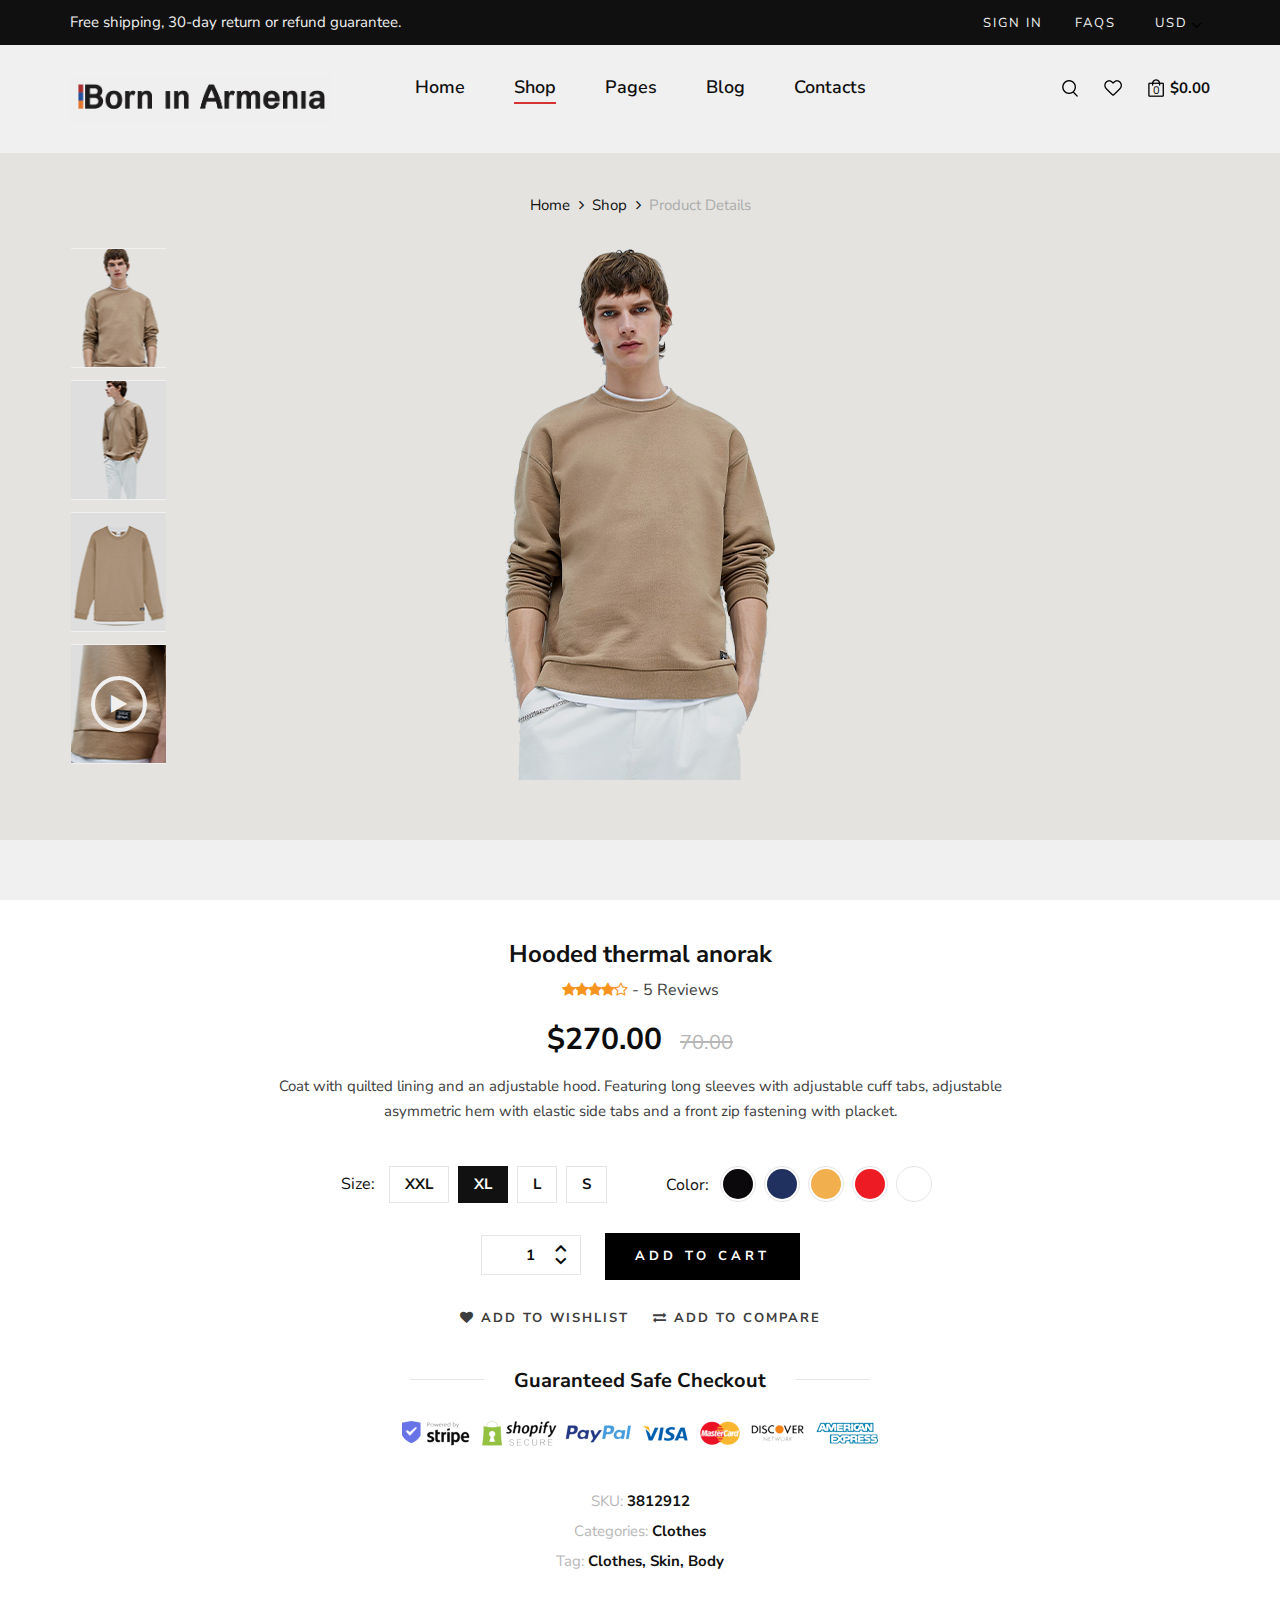
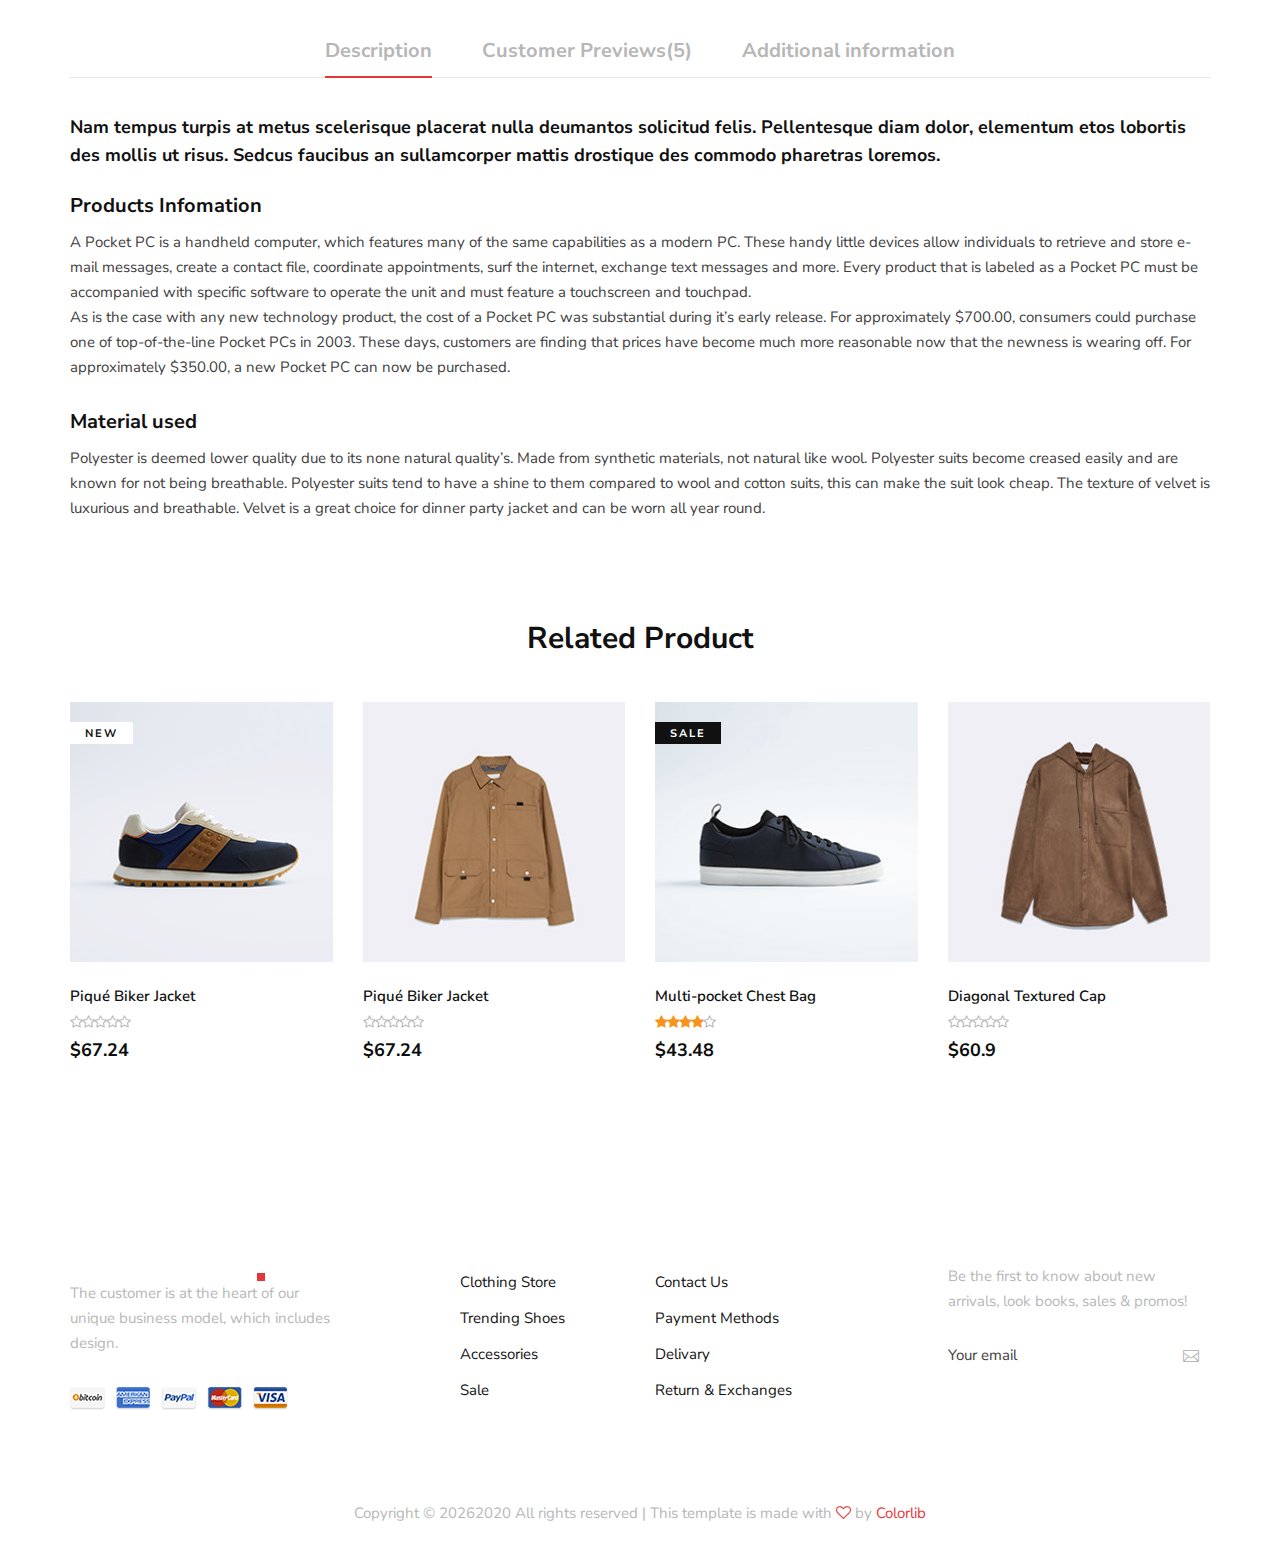
<file: shop-details.html>
<!DOCTYPE html>
<html lang="zxx">

<head>
    <meta charset="UTF-8">
    <meta name="description" content="Male_Fashion Template">
    <meta name="keywords" content="Male_Fashion, unica, creative, html">
    <meta name="viewport" content="width=device-width, initial-scale=1.0">
    <meta http-equiv="X-UA-Compatible" content="ie=edge">
    <title>Male-Fashion | Template</title>

    <!-- Google Font -->
    <link href="https://fonts.googleapis.com/css2?family=Nunito+Sans:wght@300;400;600;700;800;900&display=swap"
    rel="stylesheet">

    <!-- Css Styles -->
    <link rel="stylesheet" href="css/bootstrap.min.css" type="text/css">
    <link rel="stylesheet" href="css/font-awesome.min.css" type="text/css">
    <link rel="stylesheet" href="css/elegant-icons.css" type="text/css">
    <link rel="stylesheet" href="css/magnific-popup.css" type="text/css">
    <link rel="stylesheet" href="css/nice-select.css" type="text/css">
    <link rel="stylesheet" href="css/owl.carousel.min.css" type="text/css">
    <link rel="stylesheet" href="css/slicknav.min.css" type="text/css">
    <link rel="stylesheet" href="css/style.css" type="text/css">
</head>

<body>
    <!-- Page Preloder -->
    <div id="preloder">
        <div class="loader"></div>
    </div>

    <!-- Offcanvas Menu Begin -->
    <div class="offcanvas-menu-overlay"></div>
    <div class="offcanvas-menu-wrapper">
        <div class="offcanvas__option">
            <div class="offcanvas__links">
                <a href="#">Sign in</a>
                <a href="#">FAQs</a>
            </div>
            <div class="offcanvas__top__hover">
                <span>Usd <i class="arrow_carrot-down"></i></span>
                <ul>
                    <li>USD</li>
                    <li>EUR</li>
                    <li>USD</li>
                </ul>
            </div>
        </div>
        <div class="offcanvas__nav__option">
            <a href="#" class="search-switch"><img src="img/icon/search.png" alt=""></a>
            <a href="#"><img src="img/icon/heart.png" alt=""></a>
            <a href="#"><img src="img/icon/cart.png" alt=""> <span>0</span></a>
            <div class="price">$0.00</div>
        </div>
        <div id="mobile-menu-wrap"></div>
        <div class="offcanvas__text">
            <p>Free shipping, 30-day return or refund guarantee.</p>
        </div>
    </div>
    <!-- Offcanvas Menu End -->

    <!-- Header Section Begin -->
    <header class="header">
        <div class="header__top">
            <div class="container">
                <div class="row">
                    <div class="col-lg-6 col-md-7">
                        <div class="header__top__left">
                            <p>Free shipping, 30-day return or refund guarantee.</p>
                        </div>
                    </div>
                    <div class="col-lg-6 col-md-5">
                        <div class="header__top__right">
                            <div class="header__top__links">
                                <a href="#">Sign in</a>
                                <a href="#">FAQs</a>
                            </div>
                            <div class="header__top__hover">
                                <span>Usd <i class="arrow_carrot-down"></i></span>
                                <ul>
                                    <li>USD</li>
                                    <li>EUR</li>
                                    <li>USD</li>
                                </ul>
                            </div>
                        </div>
                    </div>
                </div>
            </div>
        </div>
        <div class="container">
            <div class="row">
                <div class="col-lg-3 col-md-3">
                    <div class="header__logo">
                        <a href="./inex.html"><img src="img/logo.png" alt=""></a>
                    </div>
                </div>
                <div class="col-lg-6 col-md-6">
                    <nav class="header__menu mobile-menu">
                        <ul>
                            <li><a href="./inex.html">Home</a></li>
                            <li class="active"><a href="./shop.html">Shop</a></li>
                            <li><a href="#">Pages</a>
                                <ul class="dropdown">
                                    <li><a href="./about.html">About Us</a></li>
                                    <li><a href="./shop-details.html">Shop Details</a></li>
                                    <li><a href="./shopping-cart.html">Shopping Cart</a></li>
                                    <li><a href="./checkout.html">Check Out</a></li>
                                    <li><a href="./blog-details.html">Blog Details</a></li>
                                </ul>
                            </li>
                            <li><a href="./blog.html">Blog</a></li>
                            <li><a href="./contact.html">Contacts</a></li>
                        </ul>
                    </nav>
                </div>
                <div class="col-lg-3 col-md-3">
                    <div class="header__nav__option">
                        <a href="#" class="search-switch"><img src="img/icon/search.png" alt=""></a>
                        <a href="#"><img src="img/icon/heart.png" alt=""></a>
                        <a href="#"><img src="img/icon/cart.png" alt=""> <span>0</span></a>
                        <div class="price">$0.00</div>
                    </div>
                </div>
            </div>
            <div class="canvas__open"><i class="fa fa-bars"></i></div>
        </div>
    </header>
    <!-- Header Section End -->

    <!-- Shop Details Section Begin -->
    <section class="shop-details">
        <div class="product__details__pic">
            <div class="container">
                <div class="row">
                    <div class="col-lg-12">
                        <div class="product__details__breadcrumb">
                            <a href="./index.html">Home</a>
                            <a href="./shop.html">Shop</a>
                            <span>Product Details</span>
                        </div>
                    </div>
                </div>
                <div class="row">
                    <div class="col-lg-3 col-md-3">
                        <ul class="nav nav-tabs" role="tablist">
                            <li class="nav-item">
                                <a class="nav-link active" data-toggle="tab" href="#tabs-1" role="tab">
                                    <div class="product__thumb__pic set-bg" data-setbg="img/shop-details/thumb-1.png">
                                    </div>
                                </a>
                            </li>
                            <li class="nav-item">
                                <a class="nav-link" data-toggle="tab" href="#tabs-2" role="tab">
                                    <div class="product__thumb__pic set-bg" data-setbg="img/shop-details/thumb-2.png">
                                    </div>
                                </a>
                            </li>
                            <li class="nav-item">
                                <a class="nav-link" data-toggle="tab" href="#tabs-3" role="tab">
                                    <div class="product__thumb__pic set-bg" data-setbg="img/shop-details/thumb-3.png">
                                    </div>
                                </a>
                            </li>
                            <li class="nav-item">
                                <a class="nav-link" data-toggle="tab" href="#tabs-4" role="tab">
                                    <div class="product__thumb__pic set-bg" data-setbg="img/shop-details/thumb-4.png">
                                        <i class="fa fa-play"></i>
                                    </div>
                                </a>
                            </li>
                        </ul>
                    </div>
                    <div class="col-lg-6 col-md-9">
                        <div class="tab-content">
                            <div class="tab-pane active" id="tabs-1" role="tabpanel">
                                <div class="product__details__pic__item">
                                    <img src="img/shop-details/product-big-2.png" alt="">
                                </div>
                            </div>
                            <div class="tab-pane" id="tabs-2" role="tabpanel">
                                <div class="product__details__pic__item">
                                    <img src="img/shop-details/product-big-3.png" alt="">
                                </div>
                            </div>
                            <div class="tab-pane" id="tabs-3" role="tabpanel">
                                <div class="product__details__pic__item">
                                    <img src="img/shop-details/product-big.png" alt="">
                                </div>
                            </div>
                            <div class="tab-pane" id="tabs-4" role="tabpanel">
                                <div class="product__details__pic__item">
                                    <img src="img/shop-details/product-big-4.png" alt="">
                                    <a href="https://www.youtube.com/watch?v=8PJ3_p7VqHw&list=RD8PJ3_p7VqHw&start_radio=1" class="video-popup"><i class="fa fa-play"></i></a>
                                </div>
                            </div>
                        </div>
                    </div>
                </div>
            </div>
        </div>
        <div class="product__details__content">
            <div class="container">
                <div class="row d-flex justify-content-center">
                    <div class="col-lg-8">
                        <div class="product__details__text">
                            <h4>Hooded thermal anorak</h4>
                            <div class="rating">
                                <i class="fa fa-star"></i>
                                <i class="fa fa-star"></i>
                                <i class="fa fa-star"></i>
                                <i class="fa fa-star"></i>
                                <i class="fa fa-star-o"></i>
                                <span> - 5 Reviews</span>
                            </div>
                            <h3>$270.00 <span>70.00</span></h3>
                            <p>Coat with quilted lining and an adjustable hood. Featuring long sleeves with adjustable
                                cuff tabs, adjustable asymmetric hem with elastic side tabs and a front zip fastening
                            with placket.</p>
                            <div class="product__details__option">
                                <div class="product__details__option__size">
                                    <span>Size:</span>
                                    <label for="xxl">xxl
                                        <input type="radio" id="xxl">
                                    </label>
                                    <label class="active" for="xl">xl
                                        <input type="radio" id="xl">
                                    </label>
                                    <label for="l">l
                                        <input type="radio" id="l">
                                    </label>
                                    <label for="sm">s
                                        <input type="radio" id="sm">
                                    </label>
                                </div>
                                <div class="product__details__option__color">
                                    <span>Color:</span>
                                    <label class="c-1" for="sp-1">
                                        <input type="radio" id="sp-1">
                                    </label>
                                    <label class="c-2" for="sp-2">
                                        <input type="radio" id="sp-2">
                                    </label>
                                    <label class="c-3" for="sp-3">
                                        <input type="radio" id="sp-3">
                                    </label>
                                    <label class="c-4" for="sp-4">
                                        <input type="radio" id="sp-4">
                                    </label>
                                    <label class="c-9" for="sp-9">
                                        <input type="radio" id="sp-9">
                                    </label>
                                </div>
                            </div>
                            <div class="product__details__cart__option">
                                <div class="quantity">
                                    <div class="pro-qty">
                                        <input type="text" value="1">
                                    </div>
                                </div>
                                <a href="#" class="primary-btn">add to cart</a>
                            </div>
                            <div class="product__details__btns__option">
                                <a href="#"><i class="fa fa-heart"></i> add to wishlist</a>
                                <a href="#"><i class="fa fa-exchange"></i> Add To Compare</a>
                            </div>
                            <div class="product__details__last__option">
                                <h5><span>Guaranteed Safe Checkout</span></h5>
                                <img src="img/shop-details/details-payment.png" alt="">
                                <ul>
                                    <li><span>SKU:</span> 3812912</li>
                                    <li><span>Categories:</span> Clothes</li>
                                    <li><span>Tag:</span> Clothes, Skin, Body</li>
                                </ul>
                            </div>
                        </div>
                    </div>
                </div>
                <div class="row">
                    <div class="col-lg-12">
                        <div class="product__details__tab">
                            <ul class="nav nav-tabs" role="tablist">
                                <li class="nav-item">
                                    <a class="nav-link active" data-toggle="tab" href="#tabs-5"
                                    role="tab">Description</a>
                                </li>
                                <li class="nav-item">
                                    <a class="nav-link" data-toggle="tab" href="#tabs-6" role="tab">Customer
                                    Previews(5)</a>
                                </li>
                                <li class="nav-item">
                                    <a class="nav-link" data-toggle="tab" href="#tabs-7" role="tab">Additional
                                    information</a>
                                </li>
                            </ul>
                            <div class="tab-content">
                                <div class="tab-pane active" id="tabs-5" role="tabpanel">
                                    <div class="product__details__tab__content">
                                        <p class="note">Nam tempus turpis at metus scelerisque placerat nulla deumantos
                                            solicitud felis. Pellentesque diam dolor, elementum etos lobortis des mollis
                                            ut risus. Sedcus faucibus an sullamcorper mattis drostique des commodo
                                        pharetras loremos.</p>
                                        <div class="product__details__tab__content__item">
                                            <h5>Products Infomation</h5>
                                            <p>A Pocket PC is a handheld computer, which features many of the same
                                                capabilities as a modern PC. These handy little devices allow
                                                individuals to retrieve and store e-mail messages, create a contact
                                                file, coordinate appointments, surf the internet, exchange text messages
                                                and more. Every product that is labeled as a Pocket PC must be
                                                accompanied with specific software to operate the unit and must feature
                                            a touchscreen and touchpad.</p>
                                            <p>As is the case with any new technology product, the cost of a Pocket PC
                                                was substantial during it’s early release. For approximately $700.00,
                                                consumers could purchase one of top-of-the-line Pocket PCs in 2003.
                                                These days, customers are finding that prices have become much more
                                                reasonable now that the newness is wearing off. For approximately
                                            $350.00, a new Pocket PC can now be purchased.</p>
                                        </div>
                                        <div class="product__details__tab__content__item">
                                            <h5>Material used</h5>
                                            <p>Polyester is deemed lower quality due to its none natural quality’s. Made
                                                from synthetic materials, not natural like wool. Polyester suits become
                                                creased easily and are known for not being breathable. Polyester suits
                                                tend to have a shine to them compared to wool and cotton suits, this can
                                                make the suit look cheap. The texture of velvet is luxurious and
                                                breathable. Velvet is a great choice for dinner party jacket and can be
                                            worn all year round.</p>
                                        </div>
                                    </div>
                                </div>
                                <div class="tab-pane" id="tabs-6" role="tabpanel">
                                    <div class="product__details__tab__content">
                                        <div class="product__details__tab__content__item">
                                            <h5>Products Infomation</h5>
                                            <p>A Pocket PC is a handheld computer, which features many of the same
                                                capabilities as a modern PC. These handy little devices allow
                                                individuals to retrieve and store e-mail messages, create a contact
                                                file, coordinate appointments, surf the internet, exchange text messages
                                                and more. Every product that is labeled as a Pocket PC must be
                                                accompanied with specific software to operate the unit and must feature
                                            a touchscreen and touchpad.</p>
                                            <p>As is the case with any new technology product, the cost of a Pocket PC
                                                was substantial during it’s early release. For approximately $700.00,
                                                consumers could purchase one of top-of-the-line Pocket PCs in 2003.
                                                These days, customers are finding that prices have become much more
                                                reasonable now that the newness is wearing off. For approximately
                                            $350.00, a new Pocket PC can now be purchased.</p>
                                        </div>
                                        <div class="product__details__tab__content__item">
                                            <h5>Material used</h5>
                                            <p>Polyester is deemed lower quality due to its none natural quality’s. Made
                                                from synthetic materials, not natural like wool. Polyester suits become
                                                creased easily and are known for not being breathable. Polyester suits
                                                tend to have a shine to them compared to wool and cotton suits, this can
                                                make the suit look cheap. The texture of velvet is luxurious and
                                                breathable. Velvet is a great choice for dinner party jacket and can be
                                            worn all year round.</p>
                                        </div>
                                    </div>
                                </div>
                                <div class="tab-pane" id="tabs-7" role="tabpanel">
                                    <div class="product__details__tab__content">
                                        <p class="note">Nam tempus turpis at metus scelerisque placerat nulla deumantos
                                            solicitud felis. Pellentesque diam dolor, elementum etos lobortis des mollis
                                            ut risus. Sedcus faucibus an sullamcorper mattis drostique des commodo
                                        pharetras loremos.</p>
                                        <div class="product__details__tab__content__item">
                                            <h5>Products Infomation</h5>
                                            <p>A Pocket PC is a handheld computer, which features many of the same
                                                capabilities as a modern PC. These handy little devices allow
                                                individuals to retrieve and store e-mail messages, create a contact
                                                file, coordinate appointments, surf the internet, exchange text messages
                                                and more. Every product that is labeled as a Pocket PC must be
                                                accompanied with specific software to operate the unit and must feature
                                            a touchscreen and touchpad.</p>
                                            <p>As is the case with any new technology product, the cost of a Pocket PC
                                                was substantial during it’s early release. For approximately $700.00,
                                                consumers could purchase one of top-of-the-line Pocket PCs in 2003.
                                                These days, customers are finding that prices have become much more
                                                reasonable now that the newness is wearing off. For approximately
                                            $350.00, a new Pocket PC can now be purchased.</p>
                                        </div>
                                        <div class="product__details__tab__content__item">
                                            <h5>Material used</h5>
                                            <p>Polyester is deemed lower quality due to its none natural quality’s. Made
                                                from synthetic materials, not natural like wool. Polyester suits become
                                                creased easily and are known for not being breathable. Polyester suits
                                                tend to have a shine to them compared to wool and cotton suits, this can
                                                make the suit look cheap. The texture of velvet is luxurious and
                                                breathable. Velvet is a great choice for dinner party jacket and can be
                                            worn all year round.</p>
                                        </div>
                                    </div>
                                </div>
                            </div>
                        </div>
                    </div>
                </div>
            </div>
        </div>
    </section>
    <!-- Shop Details Section End -->

    <!-- Related Section Begin -->
    <section class="related spad">
        <div class="container">
            <div class="row">
                <div class="col-lg-12">
                    <h3 class="related-title">Related Product</h3>
                </div>
            </div>
            <div class="row">
                <div class="col-lg-3 col-md-6 col-sm-6 col-sm-6">
                    <div class="product__item">
                        <div class="product__item__pic set-bg" data-setbg="img/product/product-1.jpg">
                            <span class="label">New</span>
                            <ul class="product__hover">
                                <li><a href="#"><img src="img/icon/heart.png" alt=""></a></li>
                                <li><a href="#"><img src="img/icon/compare.png" alt=""> <span>Compare</span></a></li>
                                <li><a href="#"><img src="img/icon/search.png" alt=""></a></li>
                            </ul>
                        </div>
                        <div class="product__item__text">
                            <h6>Piqué Biker Jacket</h6>
                            <a href="#" class="add-cart">+ Add To Cart</a>
                            <div class="rating">
                                <i class="fa fa-star-o"></i>
                                <i class="fa fa-star-o"></i>
                                <i class="fa fa-star-o"></i>
                                <i class="fa fa-star-o"></i>
                                <i class="fa fa-star-o"></i>
                            </div>
                            <h5>$67.24</h5>
                            <div class="product__color__select">
                                <label for="pc-1">
                                    <input type="radio" id="pc-1">
                                </label>
                                <label class="active black" for="pc-2">
                                    <input type="radio" id="pc-2">
                                </label>
                                <label class="grey" for="pc-3">
                                    <input type="radio" id="pc-3">
                                </label>
                            </div>
                        </div>
                    </div>
                </div>
                <div class="col-lg-3 col-md-6 col-sm-6 col-sm-6">
                    <div class="product__item">
                        <div class="product__item__pic set-bg" data-setbg="img/product/product-2.jpg">
                            <ul class="product__hover">
                                <li><a href="#"><img src="img/icon/heart.png" alt=""></a></li>
                                <li><a href="#"><img src="img/icon/compare.png" alt=""> <span>Compare</span></a></li>
                                <li><a href="#"><img src="img/icon/search.png" alt=""></a></li>
                            </ul>
                        </div>
                        <div class="product__item__text">
                            <h6>Piqué Biker Jacket</h6>
                            <a href="#" class="add-cart">+ Add To Cart</a>
                            <div class="rating">
                                <i class="fa fa-star-o"></i>
                                <i class="fa fa-star-o"></i>
                                <i class="fa fa-star-o"></i>
                                <i class="fa fa-star-o"></i>
                                <i class="fa fa-star-o"></i>
                            </div>
                            <h5>$67.24</h5>
                            <div class="product__color__select">
                                <label for="pc-4">
                                    <input type="radio" id="pc-4">
                                </label>
                                <label class="active black" for="pc-5">
                                    <input type="radio" id="pc-5">
                                </label>
                                <label class="grey" for="pc-6">
                                    <input type="radio" id="pc-6">
                                </label>
                            </div>
                        </div>
                    </div>
                </div>
                <div class="col-lg-3 col-md-6 col-sm-6 col-sm-6">
                    <div class="product__item sale">
                        <div class="product__item__pic set-bg" data-setbg="img/product/product-3.jpg">
                            <span class="label">Sale</span>
                            <ul class="product__hover">
                                <li><a href="#"><img src="img/icon/heart.png" alt=""></a></li>
                                <li><a href="#"><img src="img/icon/compare.png" alt=""> <span>Compare</span></a></li>
                                <li><a href="#"><img src="img/icon/search.png" alt=""></a></li>
                            </ul>
                        </div>
                        <div class="product__item__text">
                            <h6>Multi-pocket Chest Bag</h6>
                            <a href="#" class="add-cart">+ Add To Cart</a>
                            <div class="rating">
                                <i class="fa fa-star"></i>
                                <i class="fa fa-star"></i>
                                <i class="fa fa-star"></i>
                                <i class="fa fa-star"></i>
                                <i class="fa fa-star-o"></i>
                            </div>
                            <h5>$43.48</h5>
                            <div class="product__color__select">
                                <label for="pc-7">
                                    <input type="radio" id="pc-7">
                                </label>
                                <label class="active black" for="pc-8">
                                    <input type="radio" id="pc-8">
                                </label>
                                <label class="grey" for="pc-9">
                                    <input type="radio" id="pc-9">
                                </label>
                            </div>
                        </div>
                    </div>
                </div>
                <div class="col-lg-3 col-md-6 col-sm-6 col-sm-6">
                    <div class="product__item">
                        <div class="product__item__pic set-bg" data-setbg="img/product/product-4.jpg">
                            <ul class="product__hover">
                                <li><a href="#"><img src="img/icon/heart.png" alt=""></a></li>
                                <li><a href="#"><img src="img/icon/compare.png" alt=""> <span>Compare</span></a></li>
                                <li><a href="#"><img src="img/icon/search.png" alt=""></a></li>
                            </ul>
                        </div>
                        <div class="product__item__text">
                            <h6>Diagonal Textured Cap</h6>
                            <a href="#" class="add-cart">+ Add To Cart</a>
                            <div class="rating">
                                <i class="fa fa-star-o"></i>
                                <i class="fa fa-star-o"></i>
                                <i class="fa fa-star-o"></i>
                                <i class="fa fa-star-o"></i>
                                <i class="fa fa-star-o"></i>
                            </div>
                            <h5>$60.9</h5>
                            <div class="product__color__select">
                                <label for="pc-10">
                                    <input type="radio" id="pc-10">
                                </label>
                                <label class="active black" for="pc-11">
                                    <input type="radio" id="pc-11">
                                </label>
                                <label class="grey" for="pc-12">
                                    <input type="radio" id="pc-12">
                                </label>
                            </div>
                        </div>
                    </div>
                </div>
            </div>
        </div>
    </section>
    <!-- Related Section End -->

    <!-- Footer Section Begin -->
    <footer class="footer">
        <div class="container">
            <div class="row">
                <div class="col-lg-3 col-md-6 col-sm-6">
                    <div class="footer__about">
                        <div class="footer__logo">
                            <a href="#"><img src="img/footer-logo.png" alt=""></a>
                        </div>
                        <p>The customer is at the heart of our unique business model, which includes design.</p>
                        <a href="#"><img src="img/payment.png" alt=""></a>
                    </div>
                </div>
                <div class="col-lg-2 offset-lg-1 col-md-3 col-sm-6">
                    <div class="footer__widget">
                        <h6>Shopping</h6>
                        <ul>
                            <li><a href="#">Clothing Store</a></li>
                            <li><a href="#">Trending Shoes</a></li>
                            <li><a href="#">Accessories</a></li>
                            <li><a href="#">Sale</a></li>
                        </ul>
                    </div>
                </div>
                <div class="col-lg-2 col-md-3 col-sm-6">
                    <div class="footer__widget">
                        <h6>Shopping</h6>
                        <ul>
                            <li><a href="#">Contact Us</a></li>
                            <li><a href="#">Payment Methods</a></li>
                            <li><a href="#">Delivary</a></li>
                            <li><a href="#">Return & Exchanges</a></li>
                        </ul>
                    </div>
                </div>
                <div class="col-lg-3 offset-lg-1 col-md-6 col-sm-6">
                    <div class="footer__widget">
                        <h6>NewLetter</h6>
                        <div class="footer__newslatter">
                            <p>Be the first to know about new arrivals, look books, sales & promos!</p>
                            <form action="#">
                                <input type="text" placeholder="Your email">
                                <button type="submit"><span class="icon_mail_alt"></span></button>
                            </form>
                        </div>
                    </div>
                </div>
            </div>
            <div class="row">
                <div class="col-lg-12 text-center">
                    <div class="footer__copyright__text">
                        <!-- Link back to Colorlib can't be removed. Template is licensed under CC BY 3.0. -->
                        <p>Copyright ©
                            <script>
                                document.write(new Date().getFullYear());
                            </script>2020
                            All rights reserved | This template is made with <i class="fa fa-heart-o"
                            aria-hidden="true"></i> by <a href="https://colorlib.com" target="_blank">Colorlib</a>
                        </p>
                        <!-- Link back to Colorlib can't be removed. Template is licensed under CC BY 3.0. -->
                    </div>
                </div>
            </div>
        </div>
    </footer>
    <!-- Footer Section End -->

    <!-- Search Begin -->
    <div class="search-model">
        <div class="h-100 d-flex align-items-center justify-content-center">
            <div class="search-close-switch">+</div>
            <form class="search-model-form">
                <input type="text" id="search-input" placeholder="Search here.....">
            </form>
        </div>
    </div>
    <!-- Search End -->

    <!-- Js Plugins -->
    <script src="js/jquery-3.3.1.min.js"></script>
    <script src="js/bootstrap.min.js"></script>
    <script src="js/jquery.nice-select.min.js"></script>
    <script src="js/jquery.nicescroll.min.js"></script>
    <script src="js/jquery.magnific-popup.min.js"></script>
    <script src="js/jquery.countdown.min.js"></script>
    <script src="js/jquery.slicknav.js"></script>
    <script src="js/mixitup.min.js"></script>
    <script src="js/owl.carousel.min.js"></script>
    <script src="js/main.js"></script>
</body>

</html>
</file>
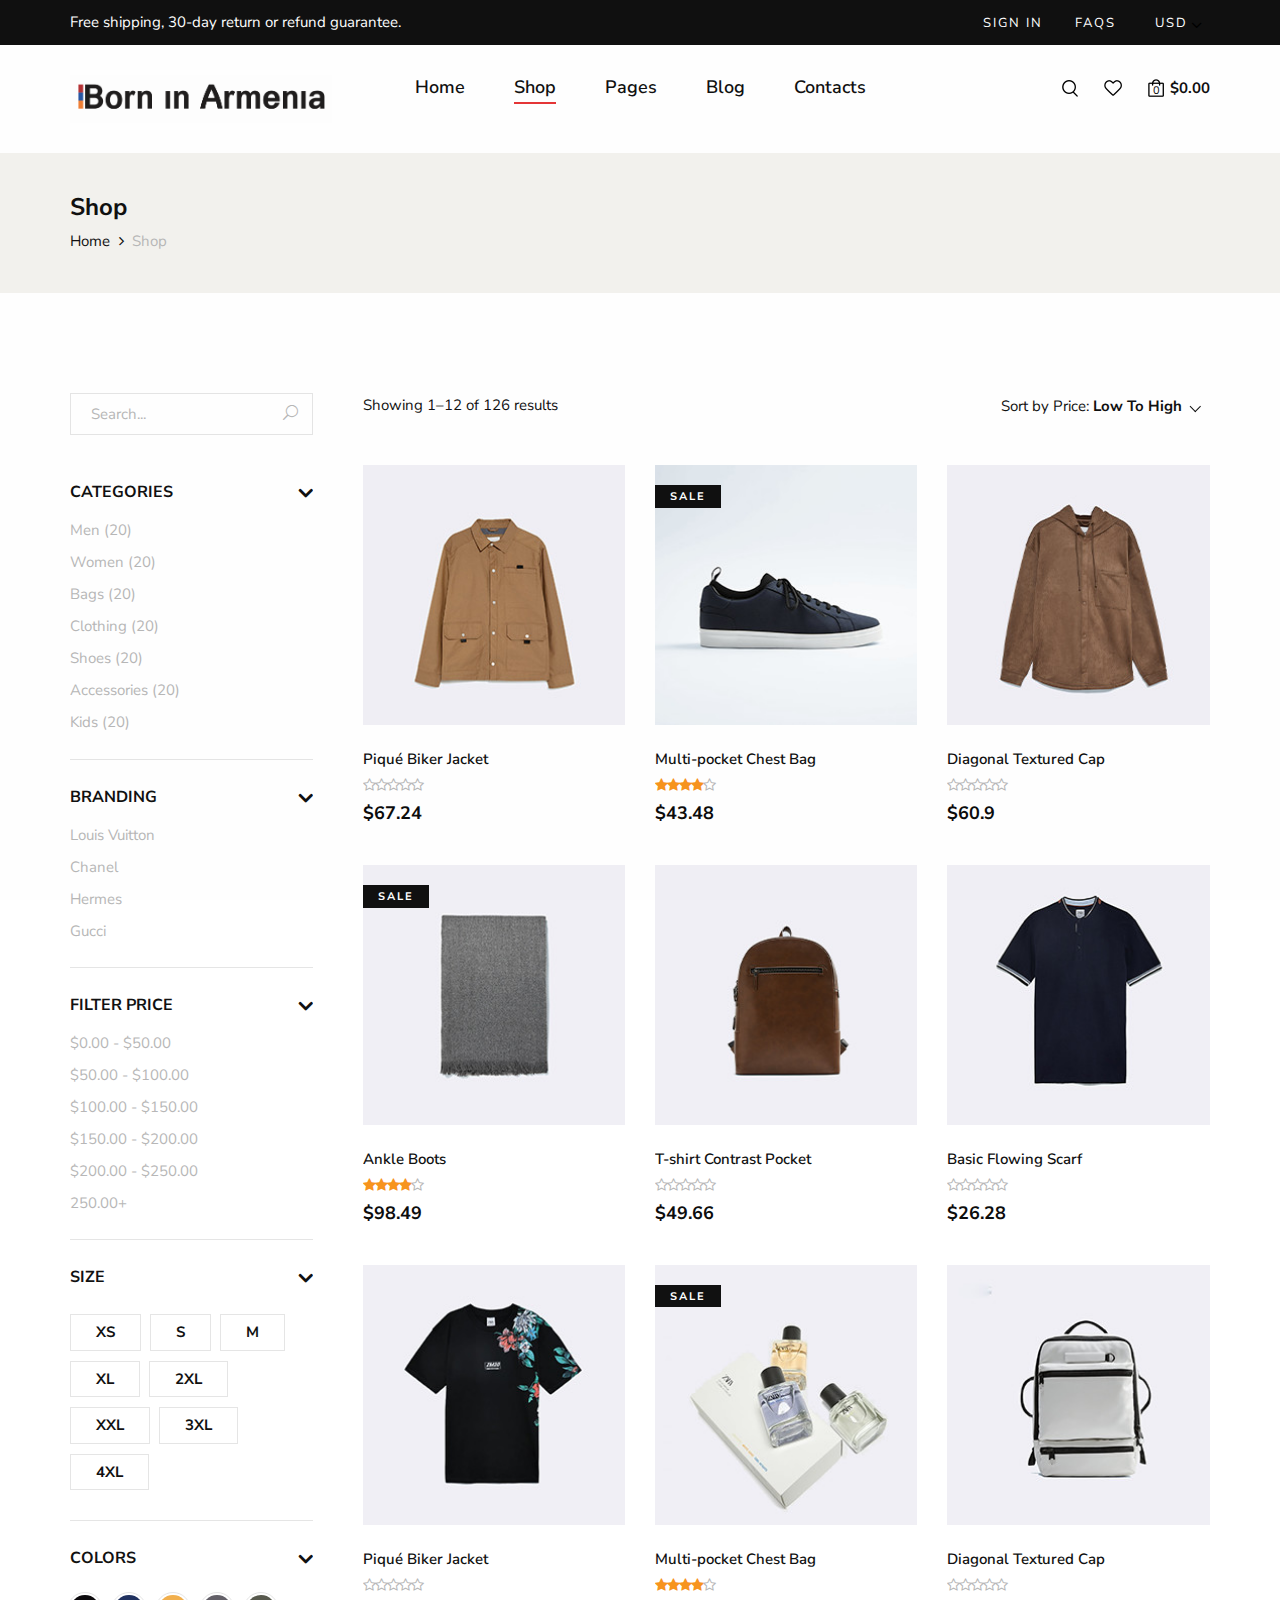
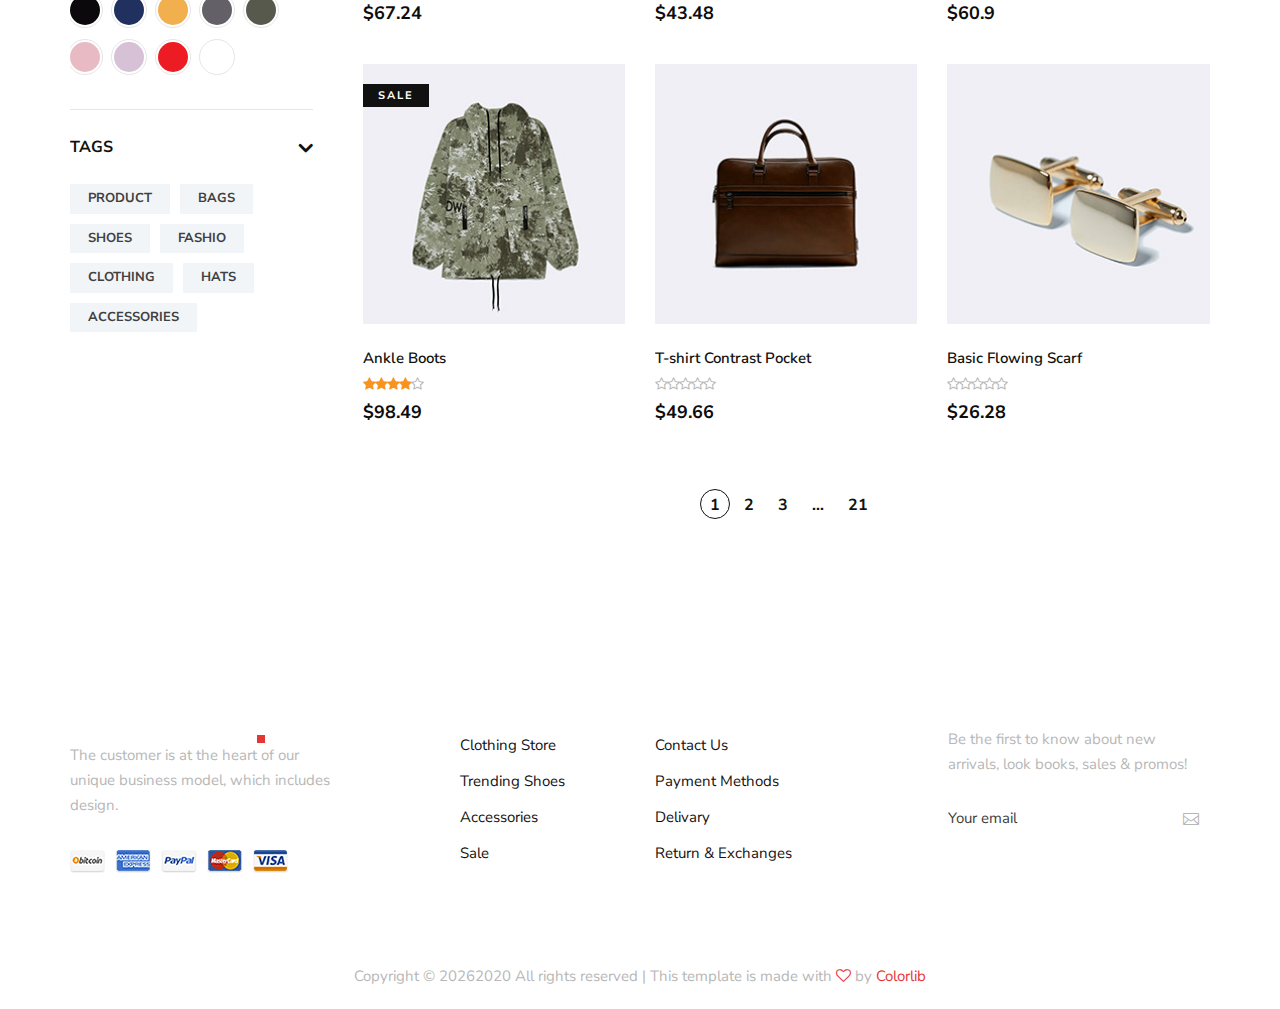
<file: shop.html>
<!DOCTYPE html>
<html lang="zxx">

<head>
    <meta charset="UTF-8">
    <meta name="description" content="Male_Fashion Template">
    <meta name="keywords" content="Male_Fashion, unica, creative, html">
    <meta name="viewport" content="width=device-width, initial-scale=1.0">
    <meta http-equiv="X-UA-Compatible" content="ie=edge">
    <title>Male-Fashion | Template</title>

    <!-- Google Font -->
    <link href="https://fonts.googleapis.com/css2?family=Nunito+Sans:wght@300;400;600;700;800;900&display=swap"
    rel="stylesheet">

    <!-- Css Styles -->
    <link rel="stylesheet" href="css/bootstrap.min.css" type="text/css">
    <link rel="stylesheet" href="css/font-awesome.min.css" type="text/css">
    <link rel="stylesheet" href="css/elegant-icons.css" type="text/css">
    <link rel="stylesheet" href="css/magnific-popup.css" type="text/css">
    <link rel="stylesheet" href="css/nice-select.css" type="text/css">
    <link rel="stylesheet" href="css/owl.carousel.min.css" type="text/css">
    <link rel="stylesheet" href="css/slicknav.min.css" type="text/css">
    <link rel="stylesheet" href="css/style.css" type="text/css">
</head>

<body>
    <!-- Page Preloder -->
    <div id="preloder">
        <div class="loader"></div>
    </div>

    <!-- Offcanvas Menu Begin -->
    <div class="offcanvas-menu-overlay"></div>
    <div class="offcanvas-menu-wrapper">
        <div class="offcanvas__option">
            <div class="offcanvas__links">
                <a href="#">Sign in</a>
                <a href="#">FAQs</a>
            </div>
            <div class="offcanvas__top__hover">
                <span>Usd <i class="arrow_carrot-down"></i></span>
                <ul>
                    <li>USD</li>
                    <li>EUR</li>
                    <li>USD</li>
                </ul>
            </div>
        </div>
        <div class="offcanvas__nav__option">
            <a href="#" class="search-switch"><img src="img/icon/search.png" alt=""></a>
            <a href="#"><img src="img/icon/heart.png" alt=""></a>
            <a href="#"><img src="img/icon/cart.png" alt=""> <span>0</span></a>
            <div class="price">$0.00</div>
        </div>
        <div id="mobile-menu-wrap"></div>
        <div class="offcanvas__text">
            <p>Free shipping, 30-day return or refund guarantee.</p>
        </div>
    </div>
    <!-- Offcanvas Menu End -->

    <!-- Header Section Begin -->
    <header class="header">
        <div class="header__top">
            <div class="container">
                <div class="row">
                    <div class="col-lg-6 col-md-7">
                        <div class="header__top__left">
                            <p>Free shipping, 30-day return or refund guarantee.</p>
                        </div>
                    </div>
                    <div class="col-lg-6 col-md-5">
                        <div class="header__top__right">
                            <div class="header__top__links">
                                <a href="#">Sign in</a>
                                <a href="#">FAQs</a>
                            </div>
                            <div class="header__top__hover">
                                <span>Usd <i class="arrow_carrot-down"></i></span>
                                <ul>
                                    <li>USD</li>
                                    <li>EUR</li>
                                    <li>USD</li>
                                </ul>
                            </div>
                        </div>
                    </div>
                </div>
            </div>
        </div>
        <div class="container">
            <div class="row">
                <div class="col-lg-3 col-md-3">
                    <div class="header__logo">
                        <a href="./index.html"><img src="img/logo.png" alt=""></a>
                    </div>
                </div>
                <div class="col-lg-6 col-md-6">
                    <nav class="header__menu mobile-menu">
                        <ul>
                            <li><a href="./index.html">Home</a></li>
                            <li class="active"><a href="./shop.html">Shop</a></li>
                            <li><a href="#">Pages</a>
                                <ul class="dropdown">
                                    <li><a href="./about.html">About Us</a></li>
                                    <li><a href="./shop-details.html">Shop Details</a></li>
                                    <li><a href="./shopping-cart.html">Shopping Cart</a></li>
                                    <li><a href="./checkout.html">Check Out</a></li>
                                    <li><a href="./blog-details.html">Blog Details</a></li>
                                </ul>
                            </li>
                            <li><a href="./blog.html">Blog</a></li>
                            <li><a href="./contact.html">Contacts</a></li>
                        </ul>
                    </nav>
                </div>
                <div class="col-lg-3 col-md-3">
                    <div class="header__nav__option">
                        <a href="#" class="search-switch"><img src="img/icon/search.png" alt=""></a>
                        <a href="#"><img src="img/icon/heart.png" alt=""></a>
                        <a href="#"><img src="img/icon/cart.png" alt=""> <span>0</span></a>
                        <div class="price">$0.00</div>
                    </div>
                </div>
            </div>
            <div class="canvas__open"><i class="fa fa-bars"></i></div>
        </div>
    </header>
    <!-- Header Section End -->

    <!-- Breadcrumb Section Begin -->
    <section class="breadcrumb-option">
        <div class="container">
            <div class="row">
                <div class="col-lg-12">
                    <div class="breadcrumb__text">
                        <h4>Shop</h4>
                        <div class="breadcrumb__links">
                            <a href="./index.html">Home</a>
                            <span>Shop</span>
                        </div>
                    </div>
                </div>
            </div>
        </div>
    </section>
    <!-- Breadcrumb Section End -->

    <!-- Shop Section Begin -->
    <section class="shop spad">
        <div class="container">
            <div class="row">
                <div class="col-lg-3">
                    <div class="shop__sidebar">
                        <div class="shop__sidebar__search">
                            <form action="#">
                                <input type="text" placeholder="Search...">
                                <button type="submit"><span class="icon_search"></span></button>
                            </form>
                        </div>
                        <div class="shop__sidebar__accordion">
                            <div class="accordion" id="accordionExample">
                                <div class="card">
                                    <div class="card-heading">
                                        <a data-toggle="collapse" data-target="#collapseOne">Categories</a>
                                    </div>
                                    <div id="collapseOne" class="collapse show" data-parent="#accordionExample">
                                        <div class="card-body">
                                            <div class="shop__sidebar__categories">
                                                <ul class="nice-scroll">
                                                    <li><a href="#">Men (20)</a></li>
                                                    <li><a href="#">Women (20)</a></li>
                                                    <li><a href="#">Bags (20)</a></li>
                                                    <li><a href="#">Clothing (20)</a></li>
                                                    <li><a href="#">Shoes (20)</a></li>
                                                    <li><a href="#">Accessories (20)</a></li>
                                                    <li><a href="#">Kids (20)</a></li>
                                                    <li><a href="#">Kids (20)</a></li>
                                                    <li><a href="#">Kids (20)</a></li>
                                                </ul>
                                            </div>
                                        </div>
                                    </div>
                                </div>
                                <div class="card">
                                    <div class="card-heading">
                                        <a data-toggle="collapse" data-target="#collapseTwo">Branding</a>
                                    </div>
                                    <div id="collapseTwo" class="collapse show" data-parent="#accordionExample">
                                        <div class="card-body">
                                            <div class="shop__sidebar__brand">
                                                <ul>
                                                    <li><a href="#">Louis Vuitton</a></li>
                                                    <li><a href="#">Chanel</a></li>
                                                    <li><a href="#">Hermes</a></li>
                                                    <li><a href="#">Gucci</a></li>
                                                </ul>
                                            </div>
                                        </div>
                                    </div>
                                </div>
                                <div class="card">
                                    <div class="card-heading">
                                        <a data-toggle="collapse" data-target="#collapseThree">Filter Price</a>
                                    </div>
                                    <div id="collapseThree" class="collapse show" data-parent="#accordionExample">
                                        <div class="card-body">
                                            <div class="shop__sidebar__price">
                                                <ul>
                                                    <li><a href="#">$0.00 - $50.00</a></li>
                                                    <li><a href="#">$50.00 - $100.00</a></li>
                                                    <li><a href="#">$100.00 - $150.00</a></li>
                                                    <li><a href="#">$150.00 - $200.00</a></li>
                                                    <li><a href="#">$200.00 - $250.00</a></li>
                                                    <li><a href="#">250.00+</a></li>
                                                </ul>
                                            </div>
                                        </div>
                                    </div>
                                </div>
                                <div class="card">
                                    <div class="card-heading">
                                        <a data-toggle="collapse" data-target="#collapseFour">Size</a>
                                    </div>
                                    <div id="collapseFour" class="collapse show" data-parent="#accordionExample">
                                        <div class="card-body">
                                            <div class="shop__sidebar__size">
                                                <label for="xs">xs
                                                    <input type="radio" id="xs">
                                                </label>
                                                <label for="sm">s
                                                    <input type="radio" id="sm">
                                                </label>
                                                <label for="md">m
                                                    <input type="radio" id="md">
                                                </label>
                                                <label for="xl">xl
                                                    <input type="radio" id="xl">
                                                </label>
                                                <label for="2xl">2xl
                                                    <input type="radio" id="2xl">
                                                </label>
                                                <label for="xxl">xxl
                                                    <input type="radio" id="xxl">
                                                </label>
                                                <label for="3xl">3xl
                                                    <input type="radio" id="3xl">
                                                </label>
                                                <label for="4xl">4xl
                                                    <input type="radio" id="4xl">
                                                </label>
                                            </div>
                                        </div>
                                    </div>
                                </div>
                                <div class="card">
                                    <div class="card-heading">
                                        <a data-toggle="collapse" data-target="#collapseFive">Colors</a>
                                    </div>
                                    <div id="collapseFive" class="collapse show" data-parent="#accordionExample">
                                        <div class="card-body">
                                            <div class="shop__sidebar__color">
                                                <label class="c-1" for="sp-1">
                                                    <input type="radio" id="sp-1">
                                                </label>
                                                <label class="c-2" for="sp-2">
                                                    <input type="radio" id="sp-2">
                                                </label>
                                                <label class="c-3" for="sp-3">
                                                    <input type="radio" id="sp-3">
                                                </label>
                                                <label class="c-4" for="sp-4">
                                                    <input type="radio" id="sp-4">
                                                </label>
                                                <label class="c-5" for="sp-5">
                                                    <input type="radio" id="sp-5">
                                                </label>
                                                <label class="c-6" for="sp-6">
                                                    <input type="radio" id="sp-6">
                                                </label>
                                                <label class="c-7" for="sp-7">
                                                    <input type="radio" id="sp-7">
                                                </label>
                                                <label class="c-8" for="sp-8">
                                                    <input type="radio" id="sp-8">
                                                </label>
                                                <label class="c-9" for="sp-9">
                                                    <input type="radio" id="sp-9">
                                                </label>
                                            </div>
                                        </div>
                                    </div>
                                </div>
                                <div class="card">
                                    <div class="card-heading">
                                        <a data-toggle="collapse" data-target="#collapseSix">Tags</a>
                                    </div>
                                    <div id="collapseSix" class="collapse show" data-parent="#accordionExample">
                                        <div class="card-body">
                                            <div class="shop__sidebar__tags">
                                                <a href="#">Product</a>
                                                <a href="#">Bags</a>
                                                <a href="#">Shoes</a>
                                                <a href="#">Fashio</a>
                                                <a href="#">Clothing</a>
                                                <a href="#">Hats</a>
                                                <a href="#">Accessories</a>
                                            </div>
                                        </div>
                                    </div>
                                </div>
                            </div>
                        </div>
                    </div>
                </div>
                <div class="col-lg-9">
                    <div class="shop__product__option">
                        <div class="row">
                            <div class="col-lg-6 col-md-6 col-sm-6">
                                <div class="shop__product__option__left">
                                    <p>Showing 1–12 of 126 results</p>
                                </div>
                            </div>
                            <div class="col-lg-6 col-md-6 col-sm-6">
                                <div class="shop__product__option__right">
                                    <p>Sort by Price:</p>
                                    <select>
                                        <option value="">Low To High</option>
                                        <option value="">$0 - $55</option>
                                        <option value="">$55 - $100</option>
                                    </select>
                                </div>
                            </div>
                        </div>
                    </div>
                    <div class="row">
                        <div class="col-lg-4 col-md-6 col-sm-6">
                            <div class="product__item">
                                <div class="product__item__pic set-bg" data-setbg="img/product/product-2.jpg">
                                    <ul class="product__hover">
                                        <li><a href="#"><img src="img/icon/heart.png" alt=""></a></li>
                                        <li><a href="#"><img src="img/icon/compare.png" alt=""> <span>Compare</span></a>
                                        </li>
                                        <li><a href="#"><img src="img/icon/search.png" alt=""></a></li>
                                    </ul>
                                </div>
                                <div class="product__item__text">
                                    <h6>Piqué Biker Jacket</h6>
                                    <a href="#" class="add-cart">+ Add To Cart</a>
                                    <div class="rating">
                                        <i class="fa fa-star-o"></i>
                                        <i class="fa fa-star-o"></i>
                                        <i class="fa fa-star-o"></i>
                                        <i class="fa fa-star-o"></i>
                                        <i class="fa fa-star-o"></i>
                                    </div>
                                    <h5>$67.24</h5>
                                    <div class="product__color__select">
                                        <label for="pc-4">
                                            <input type="radio" id="pc-4">
                                        </label>
                                        <label class="active black" for="pc-5">
                                            <input type="radio" id="pc-5">
                                        </label>
                                        <label class="grey" for="pc-6">
                                            <input type="radio" id="pc-6">
                                        </label>
                                    </div>
                                </div>
                            </div>
                        </div>
                        <div class="col-lg-4 col-md-6 col-sm-6">
                            <div class="product__item sale">
                                <div class="product__item__pic set-bg" data-setbg="img/product/product-3.jpg">
                                    <span class="label">Sale</span>
                                    <ul class="product__hover">
                                        <li><a href="#"><img src="img/icon/heart.png" alt=""></a></li>
                                        <li><a href="#"><img src="img/icon/compare.png" alt=""> <span>Compare</span></a>
                                        </li>
                                        <li><a href="#"><img src="img/icon/search.png" alt=""></a></li>
                                    </ul>
                                </div>
                                <div class="product__item__text">
                                    <h6>Multi-pocket Chest Bag</h6>
                                    <a href="#" class="add-cart">+ Add To Cart</a>
                                    <div class="rating">
                                        <i class="fa fa-star"></i>
                                        <i class="fa fa-star"></i>
                                        <i class="fa fa-star"></i>
                                        <i class="fa fa-star"></i>
                                        <i class="fa fa-star-o"></i>
                                    </div>
                                    <h5>$43.48</h5>
                                    <div class="product__color__select">
                                        <label for="pc-7">
                                            <input type="radio" id="pc-7">
                                        </label>
                                        <label class="active black" for="pc-8">
                                            <input type="radio" id="pc-8">
                                        </label>
                                        <label class="grey" for="pc-9">
                                            <input type="radio" id="pc-9">
                                        </label>
                                    </div>
                                </div>
                            </div>
                        </div>
                        <div class="col-lg-4 col-md-6 col-sm-6">
                            <div class="product__item">
                                <div class="product__item__pic set-bg" data-setbg="img/product/product-4.jpg">
                                    <ul class="product__hover">
                                        <li><a href="#"><img src="img/icon/heart.png" alt=""></a></li>
                                        <li><a href="#"><img src="img/icon/compare.png" alt=""> <span>Compare</span></a>
                                        </li>
                                        <li><a href="#"><img src="img/icon/search.png" alt=""></a></li>
                                    </ul>
                                </div>
                                <div class="product__item__text">
                                    <h6>Diagonal Textured Cap</h6>
                                    <a href="#" class="add-cart">+ Add To Cart</a>
                                    <div class="rating">
                                        <i class="fa fa-star-o"></i>
                                        <i class="fa fa-star-o"></i>
                                        <i class="fa fa-star-o"></i>
                                        <i class="fa fa-star-o"></i>
                                        <i class="fa fa-star-o"></i>
                                    </div>
                                    <h5>$60.9</h5>
                                    <div class="product__color__select">
                                        <label for="pc-10">
                                            <input type="radio" id="pc-10">
                                        </label>
                                        <label class="active black" for="pc-11">
                                            <input type="radio" id="pc-11">
                                        </label>
                                        <label class="grey" for="pc-12">
                                            <input type="radio" id="pc-12">
                                        </label>
                                    </div>
                                </div>
                            </div>
                        </div>
                        <div class="col-lg-4 col-md-6 col-sm-6">
                            <div class="product__item sale">
                                <div class="product__item__pic set-bg" data-setbg="img/product/product-6.jpg">
                                    <span class="label">Sale</span>
                                    <ul class="product__hover">
                                        <li><a href="#"><img src="img/icon/heart.png" alt=""></a></li>
                                        <li><a href="#"><img src="img/icon/compare.png" alt=""> <span>Compare</span></a>
                                        </li>
                                        <li><a href="#"><img src="img/icon/search.png" alt=""></a></li>
                                    </ul>
                                </div>
                                <div class="product__item__text">
                                    <h6>Ankle Boots</h6>
                                    <a href="#" class="add-cart">+ Add To Cart</a>
                                    <div class="rating">
                                        <i class="fa fa-star"></i>
                                        <i class="fa fa-star"></i>
                                        <i class="fa fa-star"></i>
                                        <i class="fa fa-star"></i>
                                        <i class="fa fa-star-o"></i>
                                    </div>
                                    <h5>$98.49</h5>
                                    <div class="product__color__select">
                                        <label for="pc-16">
                                            <input type="radio" id="pc-16">
                                        </label>
                                        <label class="active black" for="pc-17">
                                            <input type="radio" id="pc-17">
                                        </label>
                                        <label class="grey" for="pc-18">
                                            <input type="radio" id="pc-18">
                                        </label>
                                    </div>
                                </div>
                            </div>
                        </div>
                        <div class="col-lg-4 col-md-6 col-sm-6">
                            <div class="product__item">
                                <div class="product__item__pic set-bg" data-setbg="img/product/product-7.jpg">
                                    <ul class="product__hover">
                                        <li><a href="#"><img src="img/icon/heart.png" alt=""></a></li>
                                        <li><a href="#"><img src="img/icon/compare.png" alt=""> <span>Compare</span></a>
                                        </li>
                                        <li><a href="#"><img src="img/icon/search.png" alt=""></a></li>
                                    </ul>
                                </div>
                                <div class="product__item__text">
                                    <h6>T-shirt Contrast Pocket</h6>
                                    <a href="#" class="add-cart">+ Add To Cart</a>
                                    <div class="rating">
                                        <i class="fa fa-star-o"></i>
                                        <i class="fa fa-star-o"></i>
                                        <i class="fa fa-star-o"></i>
                                        <i class="fa fa-star-o"></i>
                                        <i class="fa fa-star-o"></i>
                                    </div>
                                    <h5>$49.66</h5>
                                    <div class="product__color__select">
                                        <label for="pc-19">
                                            <input type="radio" id="pc-19">
                                        </label>
                                        <label class="active black" for="pc-20">
                                            <input type="radio" id="pc-20">
                                        </label>
                                        <label class="grey" for="pc-21">
                                            <input type="radio" id="pc-21">
                                        </label>
                                    </div>
                                </div>
                            </div>
                        </div>
                        <div class="col-lg-4 col-md-6 col-sm-6">
                            <div class="product__item">
                                <div class="product__item__pic set-bg" data-setbg="img/product/product-8.jpg">
                                    <ul class="product__hover">
                                        <li><a href="#"><img src="img/icon/heart.png" alt=""></a></li>
                                        <li><a href="#"><img src="img/icon/compare.png" alt=""> <span>Compare</span></a>
                                        </li>
                                        <li><a href="#"><img src="img/icon/search.png" alt=""></a></li>
                                    </ul>
                                </div>
                                <div class="product__item__text">
                                    <h6>Basic Flowing Scarf</h6>
                                    <a href="#" class="add-cart">+ Add To Cart</a>
                                    <div class="rating">
                                        <i class="fa fa-star-o"></i>
                                        <i class="fa fa-star-o"></i>
                                        <i class="fa fa-star-o"></i>
                                        <i class="fa fa-star-o"></i>
                                        <i class="fa fa-star-o"></i>
                                    </div>
                                    <h5>$26.28</h5>
                                    <div class="product__color__select">
                                        <label for="pc-22">
                                            <input type="radio" id="pc-22">
                                        </label>
                                        <label class="active black" for="pc-23">
                                            <input type="radio" id="pc-23">
                                        </label>
                                        <label class="grey" for="pc-24">
                                            <input type="radio" id="pc-24">
                                        </label>
                                    </div>
                                </div>
                            </div>
                        </div>
                        <div class="col-lg-4 col-md-6 col-sm-6">
                            <div class="product__item">
                                <div class="product__item__pic set-bg" data-setbg="img/product/product-9.jpg">
                                    <ul class="product__hover">
                                        <li><a href="#"><img src="img/icon/heart.png" alt=""></a></li>
                                        <li><a href="#"><img src="img/icon/compare.png" alt=""> <span>Compare</span></a>
                                        </li>
                                        <li><a href="#"><img src="img/icon/search.png" alt=""></a></li>
                                    </ul>
                                </div>
                                <div class="product__item__text">
                                    <h6>Piqué Biker Jacket</h6>
                                    <a href="#" class="add-cart">+ Add To Cart</a>
                                    <div class="rating">
                                        <i class="fa fa-star-o"></i>
                                        <i class="fa fa-star-o"></i>
                                        <i class="fa fa-star-o"></i>
                                        <i class="fa fa-star-o"></i>
                                        <i class="fa fa-star-o"></i>
                                    </div>
                                    <h5>$67.24</h5>
                                    <div class="product__color__select">
                                        <label for="pc-25">
                                            <input type="radio" id="pc-25">
                                        </label>
                                        <label class="active black" for="pc-26">
                                            <input type="radio" id="pc-26">
                                        </label>
                                        <label class="grey" for="pc-27">
                                            <input type="radio" id="pc-27">
                                        </label>
                                    </div>
                                </div>
                            </div>
                        </div>
                        <div class="col-lg-4 col-md-6 col-sm-6">
                            <div class="product__item sale">
                                <div class="product__item__pic set-bg" data-setbg="img/product/product-10.jpg">
                                    <span class="label">Sale</span>
                                    <ul class="product__hover">
                                        <li><a href="#"><img src="img/icon/heart.png" alt=""></a></li>
                                        <li><a href="#"><img src="img/icon/compare.png" alt=""> <span>Compare</span></a>
                                        </li>
                                        <li><a href="#"><img src="img/icon/search.png" alt=""></a></li>
                                    </ul>
                                </div>
                                <div class="product__item__text">
                                    <h6>Multi-pocket Chest Bag</h6>
                                    <a href="#" class="add-cart">+ Add To Cart</a>
                                    <div class="rating">
                                        <i class="fa fa-star"></i>
                                        <i class="fa fa-star"></i>
                                        <i class="fa fa-star"></i>
                                        <i class="fa fa-star"></i>
                                        <i class="fa fa-star-o"></i>
                                    </div>
                                    <h5>$43.48</h5>
                                    <div class="product__color__select">
                                        <label for="pc-28">
                                            <input type="radio" id="pc-28">
                                        </label>
                                        <label class="active black" for="pc-29">
                                            <input type="radio" id="pc-29">
                                        </label>
                                        <label class="grey" for="pc-30">
                                            <input type="radio" id="pc-30">
                                        </label>
                                    </div>
                                </div>
                            </div>
                        </div>
                        <div class="col-lg-4 col-md-6 col-sm-6">
                            <div class="product__item">
                                <div class="product__item__pic set-bg" data-setbg="img/product/product-11.jpg">
                                    <ul class="product__hover">
                                        <li><a href="#"><img src="img/icon/heart.png" alt=""></a></li>
                                        <li><a href="#"><img src="img/icon/compare.png" alt=""> <span>Compare</span></a>
                                        </li>
                                        <li><a href="#"><img src="img/icon/search.png" alt=""></a></li>
                                    </ul>
                                </div>
                                <div class="product__item__text">
                                    <h6>Diagonal Textured Cap</h6>
                                    <a href="#" class="add-cart">+ Add To Cart</a>
                                    <div class="rating">
                                        <i class="fa fa-star-o"></i>
                                        <i class="fa fa-star-o"></i>
                                        <i class="fa fa-star-o"></i>
                                        <i class="fa fa-star-o"></i>
                                        <i class="fa fa-star-o"></i>
                                    </div>
                                    <h5>$60.9</h5>
                                    <div class="product__color__select">
                                        <label for="pc-31">
                                            <input type="radio" id="pc-31">
                                        </label>
                                        <label class="active black" for="pc-32">
                                            <input type="radio" id="pc-32">
                                        </label>
                                        <label class="grey" for="pc-33">
                                            <input type="radio" id="pc-33">
                                        </label>
                                    </div>
                                </div>
                            </div>
                        </div>
                        <div class="col-lg-4 col-md-6 col-sm-6">
                            <div class="product__item sale">
                                <div class="product__item__pic set-bg" data-setbg="img/product/product-12.jpg">
                                    <span class="label">Sale</span>
                                    <ul class="product__hover">
                                        <li><a href="#"><img src="img/icon/heart.png" alt=""></a></li>
                                        <li><a href="#"><img src="img/icon/compare.png" alt=""> <span>Compare</span></a>
                                        </li>
                                        <li><a href="#"><img src="img/icon/search.png" alt=""></a></li>
                                    </ul>
                                </div>
                                <div class="product__item__text">
                                    <h6>Ankle Boots</h6>
                                    <a href="#" class="add-cart">+ Add To Cart</a>
                                    <div class="rating">
                                        <i class="fa fa-star"></i>
                                        <i class="fa fa-star"></i>
                                        <i class="fa fa-star"></i>
                                        <i class="fa fa-star"></i>
                                        <i class="fa fa-star-o"></i>
                                    </div>
                                    <h5>$98.49</h5>
                                    <div class="product__color__select">
                                        <label for="pc-34">
                                            <input type="radio" id="pc-34">
                                        </label>
                                        <label class="active black" for="pc-35">
                                            <input type="radio" id="pc-35">
                                        </label>
                                        <label class="grey" for="pc-36">
                                            <input type="radio" id="pc-36">
                                        </label>
                                    </div>
                                </div>
                            </div>
                        </div>
                        <div class="col-lg-4 col-md-6 col-sm-6">
                            <div class="product__item">
                                <div class="product__item__pic set-bg" data-setbg="img/product/product-13.jpg">
                                    <ul class="product__hover">
                                        <li><a href="#"><img src="img/icon/heart.png" alt=""></a></li>
                                        <li><a href="#"><img src="img/icon/compare.png" alt=""> <span>Compare</span></a>
                                        </li>
                                        <li><a href="#"><img src="img/icon/search.png" alt=""></a></li>
                                    </ul>
                                </div>
                                <div class="product__item__text">
                                    <h6>T-shirt Contrast Pocket</h6>
                                    <a href="#" class="add-cart">+ Add To Cart</a>
                                    <div class="rating">
                                        <i class="fa fa-star-o"></i>
                                        <i class="fa fa-star-o"></i>
                                        <i class="fa fa-star-o"></i>
                                        <i class="fa fa-star-o"></i>
                                        <i class="fa fa-star-o"></i>
                                    </div>
                                    <h5>$49.66</h5>
                                    <div class="product__color__select">
                                        <label for="pc-37">
                                            <input type="radio" id="pc-37">
                                        </label>
                                        <label class="active black" for="pc-38">
                                            <input type="radio" id="pc-38">
                                        </label>
                                        <label class="grey" for="pc-39">
                                            <input type="radio" id="pc-39">
                                        </label>
                                    </div>
                                </div>
                            </div>
                        </div>
                        <div class="col-lg-4 col-md-6 col-sm-6">
                            <div class="product__item">
                                <div class="product__item__pic set-bg" data-setbg="img/product/product-14.jpg">
                                    <ul class="product__hover">
                                        <li><a href="#"><img src="img/icon/heart.png" alt=""></a></li>
                                        <li><a href="#"><img src="img/icon/compare.png" alt=""> <span>Compare</span></a>
                                        </li>
                                        <li><a href="#"><img src="img/icon/search.png" alt=""></a></li>
                                    </ul>
                                </div>
                                <div class="product__item__text">
                                    <h6>Basic Flowing Scarf</h6>
                                    <a href="#" class="add-cart">+ Add To Cart</a>
                                    <div class="rating">
                                        <i class="fa fa-star-o"></i>
                                        <i class="fa fa-star-o"></i>
                                        <i class="fa fa-star-o"></i>
                                        <i class="fa fa-star-o"></i>
                                        <i class="fa fa-star-o"></i>
                                    </div>
                                    <h5>$26.28</h5>
                                    <div class="product__color__select">
                                        <label for="pc-40">
                                            <input type="radio" id="pc-40">
                                        </label>
                                        <label class="active black" for="pc-41">
                                            <input type="radio" id="pc-41">
                                        </label>
                                        <label class="grey" for="pc-42">
                                            <input type="radio" id="pc-42">
                                        </label>
                                    </div>
                                </div>
                            </div>
                        </div>
                    </div>
                    <div class="row">
                        <div class="col-lg-12">
                            <div class="product__pagination">
                                <a class="active" href="#">1</a>
                                <a href="#">2</a>
                                <a href="#">3</a>
                                <span>...</span>
                                <a href="#">21</a>
                            </div>
                        </div>
                    </div>
                </div>
            </div>
        </div>
    </section>
    <!-- Shop Section End -->

    <!-- Footer Section Begin -->
    <footer class="footer">
        <div class="container">
            <div class="row">
                <div class="col-lg-3 col-md-6 col-sm-6">
                    <div class="footer__about">
                        <div class="footer__logo">
                            <a href="#"><img src="img/footer-logo.png" alt=""></a>
                        </div>
                        <p>The customer is at the heart of our unique business model, which includes design.</p>
                        <a href="#"><img src="img/payment.png" alt=""></a>
                    </div>
                </div>
                <div class="col-lg-2 offset-lg-1 col-md-3 col-sm-6">
                    <div class="footer__widget">
                        <h6>Shopping</h6>
                        <ul>
                            <li><a href="#">Clothing Store</a></li>
                            <li><a href="#">Trending Shoes</a></li>
                            <li><a href="#">Accessories</a></li>
                            <li><a href="#">Sale</a></li>
                        </ul>
                    </div>
                </div>
                <div class="col-lg-2 col-md-3 col-sm-6">
                    <div class="footer__widget">
                        <h6>Shopping</h6>
                        <ul>
                            <li><a href="#">Contact Us</a></li>
                            <li><a href="#">Payment Methods</a></li>
                            <li><a href="#">Delivary</a></li>
                            <li><a href="#">Return & Exchanges</a></li>
                        </ul>
                    </div>
                </div>
                <div class="col-lg-3 offset-lg-1 col-md-6 col-sm-6">
                    <div class="footer__widget">
                        <h6>NewLetter</h6>
                        <div class="footer__newslatter">
                            <p>Be the first to know about new arrivals, look books, sales & promos!</p>
                            <form action="#">
                                <input type="text" placeholder="Your email">
                                <button type="submit"><span class="icon_mail_alt"></span></button>
                            </form>
                        </div>
                    </div>
                </div>
            </div>
            <div class="row">
                <div class="col-lg-12 text-center">
                    <div class="footer__copyright__text">
                        <!-- Link back to Colorlib can't be removed. Template is licensed under CC BY 3.0. -->
                        <p>Copyright ©
                            <script>
                                document.write(new Date().getFullYear());
                            </script>2020
                            All rights reserved | This template is made with <i class="fa fa-heart-o"
                            aria-hidden="true"></i> by <a href="https://colorlib.com" target="_blank">Colorlib</a>
                        </p>
                        <!-- Link back to Colorlib can't be removed. Template is licensed under CC BY 3.0. -->
                    </div>
                </div>
            </div>
        </div>
    </footer>
    <!-- Footer Section End -->

    <!-- Search Begin -->
    <div class="search-model">
        <div class="h-100 d-flex align-items-center justify-content-center">
            <div class="search-close-switch">+</div>
            <form class="search-model-form">
                <input type="text" id="search-input" placeholder="Search here.....">
            </form>
        </div>
    </div>
    <!-- Search End -->

    <!-- Js Plugins -->
    <script src="js/jquery-3.3.1.min.js"></script>
    <script src="js/bootstrap.min.js"></script>
    <script src="js/jquery.nice-select.min.js"></script>
    <script src="js/jquery.nicescroll.min.js"></script>
    <script src="js/jquery.magnific-popup.min.js"></script>
    <script src="js/jquery.countdown.min.js"></script>
    <script src="js/jquery.slicknav.js"></script>
    <script src="js/mixitup.min.js"></script>
    <script src="js/owl.carousel.min.js"></script>
    <script src="js/main.js"></script>
</body>

</html>
</file>
<file: css/elegant-icons.css>
@font-face {
	font-family: 'ElegantIcons';
	src:url('../fonts/ElegantIcons.eot');
	src:url('../fonts/ElegantIcons.eot?#iefix') format('embedded-opentype'),
		url('../fonts/ElegantIcons.woff') format('woff'),
		url('../fonts/ElegantIcons.ttf') format('truetype'),
		url('../fonts/ElegantIcons.svg#ElegantIcons') format('svg');
	font-weight: normal;
	font-style: normal;
}

/* Use the following CSS code if you want to use data attributes for inserting your icons */
[data-icon]:before {
	font-family: 'ElegantIcons';
	content: attr(data-icon);
	speak: none;
	font-weight: normal;
	font-variant: normal;
	text-transform: none;
	line-height: 1;
	-webkit-font-smoothing: antialiased;
	-moz-osx-font-smoothing: grayscale;
}

/* Use the following CSS code if you want to have a class per icon */
/*
Instead of a list of all class selectors,
you can use the generic selector below, but it's slower:
[class*="your-class-prefix"] {
*/
.arrow_up, .arrow_down, .arrow_left, .arrow_right, .arrow_left-up, .arrow_right-up, .arrow_right-down, .arrow_left-down, .arrow-up-down, .arrow_up-down_alt, .arrow_left-right_alt, .arrow_left-right, .arrow_expand_alt2, .arrow_expand_alt, .arrow_condense, .arrow_expand, .arrow_move, .arrow_carrot-up, .arrow_carrot-down, .arrow_carrot-left, .arrow_carrot-right, .arrow_carrot-2up, .arrow_carrot-2down, .arrow_carrot-2left, .arrow_carrot-2right, .arrow_carrot-up_alt2, .arrow_carrot-down_alt2, .arrow_carrot-left_alt2, .arrow_carrot-right_alt2, .arrow_carrot-2up_alt2, .arrow_carrot-2down_alt2, .arrow_carrot-2left_alt2, .arrow_carrot-2right_alt2, .arrow_triangle-up, .arrow_triangle-down, .arrow_triangle-left, .arrow_triangle-right, .arrow_triangle-up_alt2, .arrow_triangle-down_alt2, .arrow_triangle-left_alt2, .arrow_triangle-right_alt2, .arrow_back, .icon_minus-06, .icon_plus, .icon_close, .icon_check, .icon_minus_alt2, .icon_plus_alt2, .icon_close_alt2, .icon_check_alt2, .icon_zoom-out_alt, .icon_zoom-in_alt, .icon_search, .icon_box-empty, .icon_box-selected, .icon_minus-box, .icon_plus-box, .icon_box-checked, .icon_circle-empty, .icon_circle-slelected, .icon_stop_alt2, .icon_stop, .icon_pause_alt2, .icon_pause, .icon_menu, .icon_menu-square_alt2, .icon_menu-circle_alt2, .icon_ul, .icon_ol, .icon_adjust-horiz, .icon_adjust-vert, .icon_document_alt, .icon_documents_alt, .icon_pencil, .icon_pencil-edit_alt, .icon_pencil-edit, .icon_folder-alt, .icon_folder-open_alt, .icon_folder-add_alt, .icon_info_alt, .icon_error-oct_alt, .icon_error-circle_alt, .icon_error-triangle_alt, .icon_question_alt2, .icon_question, .icon_comment_alt, .icon_chat_alt, .icon_vol-mute_alt, .icon_volume-low_alt, .icon_volume-high_alt, .icon_quotations, .icon_quotations_alt2, .icon_clock_alt, .icon_lock_alt, .icon_lock-open_alt, .icon_key_alt, .icon_cloud_alt, .icon_cloud-upload_alt, .icon_cloud-download_alt, .icon_image, .icon_images, .icon_lightbulb_alt, .icon_gift_alt, .icon_house_alt, .icon_genius, .icon_mobile, .icon_tablet, .icon_laptop, .icon_desktop, .icon_camera_alt, .icon_mail_alt, .icon_cone_alt, .icon_ribbon_alt, .icon_bag_alt, .icon_creditcard, .icon_cart_alt, .icon_paperclip, .icon_tag_alt, .icon_tags_alt, .icon_trash_alt, .icon_cursor_alt, .icon_mic_alt, .icon_compass_alt, .icon_pin_alt, .icon_pushpin_alt, .icon_map_alt, .icon_drawer_alt, .icon_toolbox_alt, .icon_book_alt, .icon_calendar, .icon_film, .icon_table, .icon_contacts_alt, .icon_headphones, .icon_lifesaver, .icon_piechart, .icon_refresh, .icon_link_alt, .icon_link, .icon_loading, .icon_blocked, .icon_archive_alt, .icon_heart_alt, .icon_star_alt, .icon_star-half_alt, .icon_star, .icon_star-half, .icon_tools, .icon_tool, .icon_cog, .icon_cogs, .arrow_up_alt, .arrow_down_alt, .arrow_left_alt, .arrow_right_alt, .arrow_left-up_alt, .arrow_right-up_alt, .arrow_right-down_alt, .arrow_left-down_alt, .arrow_condense_alt, .arrow_expand_alt3, .arrow_carrot_up_alt, .arrow_carrot-down_alt, .arrow_carrot-left_alt, .arrow_carrot-right_alt, .arrow_carrot-2up_alt, .arrow_carrot-2dwnn_alt, .arrow_carrot-2left_alt, .arrow_carrot-2right_alt, .arrow_triangle-up_alt, .arrow_triangle-down_alt, .arrow_triangle-left_alt, .arrow_triangle-right_alt, .icon_minus_alt, .icon_plus_alt, .icon_close_alt, .icon_check_alt, .icon_zoom-out, .icon_zoom-in, .icon_stop_alt, .icon_menu-square_alt, .icon_menu-circle_alt, .icon_document, .icon_documents, .icon_pencil_alt, .icon_folder, .icon_folder-open, .icon_folder-add, .icon_folder_upload, .icon_folder_download, .icon_info, .icon_error-circle, .icon_error-oct, .icon_error-triangle, .icon_question_alt, .icon_comment, .icon_chat, .icon_vol-mute, .icon_volume-low, .icon_volume-high, .icon_quotations_alt, .icon_clock, .icon_lock, .icon_lock-open, .icon_key, .icon_cloud, .icon_cloud-upload, .icon_cloud-download, .icon_lightbulb, .icon_gift, .icon_house, .icon_camera, .icon_mail, .icon_cone, .icon_ribbon, .icon_bag, .icon_cart, .icon_tag, .icon_tags, .icon_trash, .icon_cursor, .icon_mic, .icon_compass, .icon_pin, .icon_pushpin, .icon_map, .icon_drawer, .icon_toolbox, .icon_book, .icon_contacts, .icon_archive, .icon_heart, .icon_profile, .icon_group, .icon_grid-2x2, .icon_grid-3x3, .icon_music, .icon_pause_alt, .icon_phone, .icon_upload, .icon_download, .social_facebook, .social_twitter, .social_pinterest, .social_googleplus, .social_tumblr, .social_tumbleupon, .social_wordpress, .social_instagram, .social_dribbble, .social_vimeo, .social_linkedin, .social_rss, .social_deviantart, .social_share, .social_myspace, .social_skype, .social_youtube, .social_picassa, .social_googledrive, .social_flickr, .social_blogger, .social_spotify, .social_delicious, .social_facebook_circle, .social_twitter_circle, .social_pinterest_circle, .social_googleplus_circle, .social_tumblr_circle, .social_stumbleupon_circle, .social_wordpress_circle, .social_instagram_circle, .social_dribbble_circle, .social_vimeo_circle, .social_linkedin_circle, .social_rss_circle, .social_deviantart_circle, .social_share_circle, .social_myspace_circle, .social_skype_circle, .social_youtube_circle, .social_picassa_circle, .social_googledrive_alt2, .social_flickr_circle, .social_blogger_circle, .social_spotify_circle, .social_delicious_circle, .social_facebook_square, .social_twitter_square, .social_pinterest_square, .social_googleplus_square, .social_tumblr_square, .social_stumbleupon_square, .social_wordpress_square, .social_instagram_square, .social_dribbble_square, .social_vimeo_square, .social_linkedin_square, .social_rss_square, .social_deviantart_square, .social_share_square, .social_myspace_square, .social_skype_square, .social_youtube_square, .social_picassa_square, .social_googledrive_square, .social_flickr_square, .social_blogger_square, .social_spotify_square, .social_delicious_square, .icon_printer, .icon_calulator, .icon_building, .icon_floppy, .icon_drive, .icon_search-2, .icon_id, .icon_id-2, .icon_puzzle, .icon_like, .icon_dislike, .icon_mug, .icon_currency, .icon_wallet, .icon_pens, .icon_easel, .icon_flowchart, .icon_datareport, .icon_briefcase, .icon_shield, .icon_percent, .icon_globe, .icon_globe-2, .icon_target, .icon_hourglass, .icon_balance, .icon_rook, .icon_printer-alt, .icon_calculator_alt, .icon_building_alt, .icon_floppy_alt, .icon_drive_alt, .icon_search_alt, .icon_id_alt, .icon_id-2_alt, .icon_puzzle_alt, .icon_like_alt, .icon_dislike_alt, .icon_mug_alt, .icon_currency_alt, .icon_wallet_alt, .icon_pens_alt, .icon_easel_alt, .icon_flowchart_alt, .icon_datareport_alt, .icon_briefcase_alt, .icon_shield_alt, .icon_percent_alt, .icon_globe_alt, .icon_clipboard {
	font-family: 'ElegantIcons';
	speak: none;
	font-style: normal;
	font-weight: normal;
	font-variant: normal;
	text-transform: none;
	line-height: 1;
	-webkit-font-smoothing: antialiased;
}
.arrow_up:before {
	content: "\21";
}
.arrow_down:before {
	content: "\22";
}
.arrow_left:before {
	content: "\23";
}
.arrow_right:before {
	content: "\24";
}
.arrow_left-up:before {
	content: "\25";
}
.arrow_right-up:before {
	content: "\26";
}
.arrow_right-down:before {
	content: "\27";
}
.arrow_left-down:before {
	content: "\28";
}
.arrow-up-down:before {
	content: "\29";
}
.arrow_up-down_alt:before {
	content: "\2a";
}
.arrow_left-right_alt:before {
	content: "\2b";
}
.arrow_left-right:before {
	content: "\2c";
}
.arrow_expand_alt2:before {
	content: "\2d";
}
.arrow_expand_alt:before {
	content: "\2e";
}
.arrow_condense:before {
	content: "\2f";
}
.arrow_expand:before {
	content: "\30";
}
.arrow_move:before {
	content: "\31";
}
.arrow_carrot-up:before {
	content: "\32";
}
.arrow_carrot-down:before {
	content: "\33";
}
.arrow_carrot-left:before {
	content: "\34";
}
.arrow_carrot-right:before {
	content: "\35";
}
.arrow_carrot-2up:before {
	content: "\36";
}
.arrow_carrot-2down:before {
	content: "\37";
}
.arrow_carrot-2left:before {
	content: "\38";
}
.arrow_carrot-2right:before {
	content: "\39";
}
.arrow_carrot-up_alt2:before {
	content: "\3a";
}
.arrow_carrot-down_alt2:before {
	content: "\3b";
}
.arrow_carrot-left_alt2:before {
	content: "\3c";
}
.arrow_carrot-right_alt2:before {
	content: "\3d";
}
.arrow_carrot-2up_alt2:before {
	content: "\3e";
}
.arrow_carrot-2down_alt2:before {
	content: "\3f";
}
.arrow_carrot-2left_alt2:before {
	content: "\40";
}
.arrow_carrot-2right_alt2:before {
	content: "\41";
}
.arrow_triangle-up:before {
	content: "\42";
}
.arrow_triangle-down:before {
	content: "\43";
}
.arrow_triangle-left:before {
	content: "\44";
}
.arrow_triangle-right:before {
	content: "\45";
}
.arrow_triangle-up_alt2:before {
	content: "\46";
}
.arrow_triangle-down_alt2:before {
	content: "\47";
}
.arrow_triangle-left_alt2:before {
	content: "\48";
}
.arrow_triangle-right_alt2:before {
	content: "\49";
}
.arrow_back:before {
	content: "\4a";
}
.icon_minus-06:before {
	content: "\4b";
}
.icon_plus:before {
	content: "\4c";
}
.icon_close:before {
	content: "\4d";
}
.icon_check:before {
	content: "\4e";
}
.icon_minus_alt2:before {
	content: "\4f";
}
.icon_plus_alt2:before {
	content: "\50";
}
.icon_close_alt2:before {
	content: "\51";
}
.icon_check_alt2:before {
	content: "\52";
}
.icon_zoom-out_alt:before {
	content: "\53";
}
.icon_zoom-in_alt:before {
	content: "\54";
}
.icon_search:before {
	content: "\55";
}
.icon_box-empty:before {
	content: "\56";
}
.icon_box-selected:before {
	content: "\57";
}
.icon_minus-box:before {
	content: "\58";
}
.icon_plus-box:before {
	content: "\59";
}
.icon_box-checked:before {
	content: "\5a";
}
.icon_circle-empty:before {
	content: "\5b";
}
.icon_circle-slelected:before {
	content: "\5c";
}
.icon_stop_alt2:before {
	content: "\5d";
}
.icon_stop:before {
	content: "\5e";
}
.icon_pause_alt2:before {
	content: "\5f";
}
.icon_pause:before {
	content: "\60";
}
.icon_menu:before {
	content: "\61";
}
.icon_menu-square_alt2:before {
	content: "\62";
}
.icon_menu-circle_alt2:before {
	content: "\63";
}
.icon_ul:before {
	content: "\64";
}
.icon_ol:before {
	content: "\65";
}
.icon_adjust-horiz:before {
	content: "\66";
}
.icon_adjust-vert:before {
	content: "\67";
}
.icon_document_alt:before {
	content: "\68";
}
.icon_documents_alt:before {
	content: "\69";
}
.icon_pencil:before {
	content: "\6a";
}
.icon_pencil-edit_alt:before {
	content: "\6b";
}
.icon_pencil-edit:before {
	content: "\6c";
}
.icon_folder-alt:before {
	content: "\6d";
}
.icon_folder-open_alt:before {
	content: "\6e";
}
.icon_folder-add_alt:before {
	content: "\6f";
}
.icon_info_alt:before {
	content: "\70";
}
.icon_error-oct_alt:before {
	content: "\71";
}
.icon_error-circle_alt:before {
	content: "\72";
}
.icon_error-triangle_alt:before {
	content: "\73";
}
.icon_question_alt2:before {
	content: "\74";
}
.icon_question:before {
	content: "\75";
}
.icon_comment_alt:before {
	content: "\76";
}
.icon_chat_alt:before {
	content: "\77";
}
.icon_vol-mute_alt:before {
	content: "\78";
}
.icon_volume-low_alt:before {
	content: "\79";
}
.icon_volume-high_alt:before {
	content: "\7a";
}
.icon_quotations:before {
	content: "\7b";
}
.icon_quotations_alt2:before {
	content: "\7c";
}
.icon_clock_alt:before {
	content: "\7d";
}
.icon_lock_alt:before {
	content: "\7e";
}
.icon_lock-open_alt:before {
	content: "\e000";
}
.icon_key_alt:before {
	content: "\e001";
}
.icon_cloud_alt:before {
	content: "\e002";
}
.icon_cloud-upload_alt:before {
	content: "\e003";
}
.icon_cloud-download_alt:before {
	content: "\e004";
}
.icon_image:before {
	content: "\e005";
}
.icon_images:before {
	content: "\e006";
}
.icon_lightbulb_alt:before {
	content: "\e007";
}
.icon_gift_alt:before {
	content: "\e008";
}
.icon_house_alt:before {
	content: "\e009";
}
.icon_genius:before {
	content: "\e00a";
}
.icon_mobile:before {
	content: "\e00b";
}
.icon_tablet:before {
	content: "\e00c";
}
.icon_laptop:before {
	content: "\e00d";
}
.icon_desktop:before {
	content: "\e00e";
}
.icon_camera_alt:before {
	content: "\e00f";
}
.icon_mail_alt:before {
	content: "\e010";
}
.icon_cone_alt:before {
	content: "\e011";
}
.icon_ribbon_alt:before {
	content: "\e012";
}
.icon_bag_alt:before {
	content: "\e013";
}
.icon_creditcard:before {
	content: "\e014";
}
.icon_cart_alt:before {
	content: "\e015";
}
.icon_paperclip:before {
	content: "\e016";
}
.icon_tag_alt:before {
	content: "\e017";
}
.icon_tags_alt:before {
	content: "\e018";
}
.icon_trash_alt:before {
	content: "\e019";
}
.icon_cursor_alt:before {
	content: "\e01a";
}
.icon_mic_alt:before {
	content: "\e01b";
}
.icon_compass_alt:before {
	content: "\e01c";
}
.icon_pin_alt:before {
	content: "\e01d";
}
.icon_pushpin_alt:before {
	content: "\e01e";
}
.icon_map_alt:before {
	content: "\e01f";
}
.icon_drawer_alt:before {
	content: "\e020";
}
.icon_toolbox_alt:before {
	content: "\e021";
}
.icon_book_alt:before {
	content: "\e022";
}
.icon_calendar:before {
	content: "\e023";
}
.icon_film:before {
	content: "\e024";
}
.icon_table:before {
	content: "\e025";
}
.icon_contacts_alt:before {
	content: "\e026";
}
.icon_headphones:before {
	content: "\e027";
}
.icon_lifesaver:before {
	content: "\e028";
}
.icon_piechart:before {
	content: "\e029";
}
.icon_refresh:before {
	content: "\e02a";
}
.icon_link_alt:before {
	content: "\e02b";
}
.icon_link:before {
	content: "\e02c";
}
.icon_loading:before {
	content: "\e02d";
}
.icon_blocked:before {
	content: "\e02e";
}
.icon_archive_alt:before {
	content: "\e02f";
}
.icon_heart_alt:before {
	content: "\e030";
}
.icon_star_alt:before {
	content: "\e031";
}
.icon_star-half_alt:before {
	content: "\e032";
}
.icon_star:before {
	content: "\e033";
}
.icon_star-half:before {
	content: "\e034";
}
.icon_tools:before {
	content: "\e035";
}
.icon_tool:before {
	content: "\e036";
}
.icon_cog:before {
	content: "\e037";
}
.icon_cogs:before {
	content: "\e038";
}
.arrow_up_alt:before {
	content: "\e039";
}
.arrow_down_alt:before {
	content: "\e03a";
}
.arrow_left_alt:before {
	content: "\e03b";
}
.arrow_right_alt:before {
	content: "\e03c";
}
.arrow_left-up_alt:before {
	content: "\e03d";
}
.arrow_right-up_alt:before {
	content: "\e03e";
}
.arrow_right-down_alt:before {
	content: "\e03f";
}
.arrow_left-down_alt:before {
	content: "\e040";
}
.arrow_condense_alt:before {
	content: "\e041";
}
.arrow_expand_alt3:before {
	content: "\e042";
}
.arrow_carrot_up_alt:before {
	content: "\e043";
}
.arrow_carrot-down_alt:before {
	content: "\e044";
}
.arrow_carrot-left_alt:before {
	content: "\e045";
}
.arrow_carrot-right_alt:before {
	content: "\e046";
}
.arrow_carrot-2up_alt:before {
	content: "\e047";
}
.arrow_carrot-2dwnn_alt:before {
	content: "\e048";
}
.arrow_carrot-2left_alt:before {
	content: "\e049";
}
.arrow_carrot-2right_alt:before {
	content: "\e04a";
}
.arrow_triangle-up_alt:before {
	content: "\e04b";
}
.arrow_triangle-down_alt:before {
	content: "\e04c";
}
.arrow_triangle-left_alt:before {
	content: "\e04d";
}
.arrow_triangle-right_alt:before {
	content: "\e04e";
}
.icon_minus_alt:before {
	content: "\e04f";
}
.icon_plus_alt:before {
	content: "\e050";
}
.icon_close_alt:before {
	content: "\e051";
}
.icon_check_alt:before {
	content: "\e052";
}
.icon_zoom-out:before {
	content: "\e053";
}
.icon_zoom-in:before {
	content: "\e054";
}
.icon_stop_alt:before {
	content: "\e055";
}
.icon_menu-square_alt:before {
	content: "\e056";
}
.icon_menu-circle_alt:before {
	content: "\e057";
}
.icon_document:before {
	content: "\e058";
}
.icon_documents:before {
	content: "\e059";
}
.icon_pencil_alt:before {
	content: "\e05a";
}
.icon_folder:before {
	content: "\e05b";
}
.icon_folder-open:before {
	content: "\e05c";
}
.icon_folder-add:before {
	content: "\e05d";
}
.icon_folder_upload:before {
	content: "\e05e";
}
.icon_folder_download:before {
	content: "\e05f";
}
.icon_info:before {
	content: "\e060";
}
.icon_error-circle:before {
	content: "\e061";
}
.icon_error-oct:before {
	content: "\e062";
}
.icon_error-triangle:before {
	content: "\e063";
}
.icon_question_alt:before {
	content: "\e064";
}
.icon_comment:before {
	content: "\e065";
}
.icon_chat:before {
	content: "\e066";
}
.icon_vol-mute:before {
	content: "\e067";
}
.icon_volume-low:before {
	content: "\e068";
}
.icon_volume-high:before {
	content: "\e069";
}
.icon_quotations_alt:before {
	content: "\e06a";
}
.icon_clock:before {
	content: "\e06b";
}
.icon_lock:before {
	content: "\e06c";
}
.icon_lock-open:before {
	content: "\e06d";
}
.icon_key:before {
	content: "\e06e";
}
.icon_cloud:before {
	content: "\e06f";
}
.icon_cloud-upload:before {
	content: "\e070";
}
.icon_cloud-download:before {
	content: "\e071";
}
.icon_lightbulb:before {
	content: "\e072";
}
.icon_gift:before {
	content: "\e073";
}
.icon_house:before {
	content: "\e074";
}
.icon_camera:before {
	content: "\e075";
}
.icon_mail:before {
	content: "\e076";
}
.icon_cone:before {
	content: "\e077";
}
.icon_ribbon:before {
	content: "\e078";
}
.icon_bag:before {
	content: "\e079";
}
.icon_cart:before {
	content: "\e07a";
}
.icon_tag:before {
	content: "\e07b";
}
.icon_tags:before {
	content: "\e07c";
}
.icon_trash:before {
	content: "\e07d";
}
.icon_cursor:before {
	content: "\e07e";
}
.icon_mic:before {
	content: "\e07f";
}
.icon_compass:before {
	content: "\e080";
}
.icon_pin:before {
	content: "\e081";
}
.icon_pushpin:before {
	content: "\e082";
}
.icon_map:before {
	content: "\e083";
}
.icon_drawer:before {
	content: "\e084";
}
.icon_toolbox:before {
	content: "\e085";
}
.icon_book:before {
	content: "\e086";
}
.icon_contacts:before {
	content: "\e087";
}
.icon_archive:before {
	content: "\e088";
}
.icon_heart:before {
	content: "\e089";
}
.icon_profile:before {
	content: "\e08a";
}
.icon_group:before {
	content: "\e08b";
}
.icon_grid-2x2:before {
	content: "\e08c";
}
.icon_grid-3x3:before {
	content: "\e08d";
}
.icon_music:before {
	content: "\e08e";
}
.icon_pause_alt:before {
	content: "\e08f";
}
.icon_phone:before {
	content: "\e090";
}
.icon_upload:before {
	content: "\e091";
}
.icon_download:before {
	content: "\e092";
}
.social_facebook:before {
	content: "\e093";
}
.social_twitter:before {
	content: "\e094";
}
.social_pinterest:before {
	content: "\e095";
}
.social_googleplus:before {
	content: "\e096";
}
.social_tumblr:before {
	content: "\e097";
}
.social_tumbleupon:before {
	content: "\e098";
}
.social_wordpress:before {
	content: "\e099";
}
.social_instagram:before {
	content: "\e09a";
}
.social_dribbble:before {
	content: "\e09b";
}
.social_vimeo:before {
	content: "\e09c";
}
.social_linkedin:before {
	content: "\e09d";
}
.social_rss:before {
	content: "\e09e";
}
.social_deviantart:before {
	content: "\e09f";
}
.social_share:before {
	content: "\e0a0";
}
.social_myspace:before {
	content: "\e0a1";
}
.social_skype:before {
	content: "\e0a2";
}
.social_youtube:before {
	content: "\e0a3";
}
.social_picassa:before {
	content: "\e0a4";
}
.social_googledrive:before {
	content: "\e0a5";
}
.social_flickr:before {
	content: "\e0a6";
}
.social_blogger:before {
	content: "\e0a7";
}
.social_spotify:before {
	content: "\e0a8";
}
.social_delicious:before {
	content: "\e0a9";
}
.social_facebook_circle:before {
	content: "\e0aa";
}
.social_twitter_circle:before {
	content: "\e0ab";
}
.social_pinterest_circle:before {
	content: "\e0ac";
}
.social_googleplus_circle:before {
	content: "\e0ad";
}
.social_tumblr_circle:before {
	content: "\e0ae";
}
.social_stumbleupon_circle:before {
	content: "\e0af";
}
.social_wordpress_circle:before {
	content: "\e0b0";
}
.social_instagram_circle:before {
	content: "\e0b1";
}
.social_dribbble_circle:before {
	content: "\e0b2";
}
.social_vimeo_circle:before {
	content: "\e0b3";
}
.social_linkedin_circle:before {
	content: "\e0b4";
}
.social_rss_circle:before {
	content: "\e0b5";
}
.social_deviantart_circle:before {
	content: "\e0b6";
}
.social_share_circle:before {
	content: "\e0b7";
}
.social_myspace_circle:before {
	content: "\e0b8";
}
.social_skype_circle:before {
	content: "\e0b9";
}
.social_youtube_circle:before {
	content: "\e0ba";
}
.social_picassa_circle:before {
	content: "\e0bb";
}
.social_googledrive_alt2:before {
	content: "\e0bc";
}
.social_flickr_circle:before {
	content: "\e0bd";
}
.social_blogger_circle:before {
	content: "\e0be";
}
.social_spotify_circle:before {
	content: "\e0bf";
}
.social_delicious_circle:before {
	content: "\e0c0";
}
.social_facebook_square:before {
	content: "\e0c1";
}
.social_twitter_square:before {
	content: "\e0c2";
}
.social_pinterest_square:before {
	content: "\e0c3";
}
.social_googleplus_square:before {
	content: "\e0c4";
}
.social_tumblr_square:before {
	content: "\e0c5";
}
.social_stumbleupon_square:before {
	content: "\e0c6";
}
.social_wordpress_square:before {
	content: "\e0c7";
}
.social_instagram_square:before {
	content: "\e0c8";
}
.social_dribbble_square:before {
	content: "\e0c9";
}
.social_vimeo_square:before {
	content: "\e0ca";
}
.social_linkedin_square:before {
	content: "\e0cb";
}
.social_rss_square:before {
	content: "\e0cc";
}
.social_deviantart_square:before {
	content: "\e0cd";
}
.social_share_square:before {
	content: "\e0ce";
}
.social_myspace_square:before {
	content: "\e0cf";
}
.social_skype_square:before {
	content: "\e0d0";
}
.social_youtube_square:before {
	content: "\e0d1";
}
.social_picassa_square:before {
	content: "\e0d2";
}
.social_googledrive_square:before {
	content: "\e0d3";
}
.social_flickr_square:before {
	content: "\e0d4";
}
.social_blogger_square:before {
	content: "\e0d5";
}
.social_spotify_square:before {
	content: "\e0d6";
}
.social_delicious_square:before {
	content: "\e0d7";
}
.icon_printer:before {
	content: "\e103";
}
.icon_calulator:before {
	content: "\e0ee";
}
.icon_building:before {
	content: "\e0ef";
}
.icon_floppy:before {
	content: "\e0e8";
}
.icon_drive:before {
	content: "\e0ea";
}
.icon_search-2:before {
	content: "\e101";
}
.icon_id:before {
	content: "\e107";
}
.icon_id-2:before {
	content: "\e108";
}
.icon_puzzle:before {
	content: "\e102";
}
.icon_like:before {
	content: "\e106";
}
.icon_dislike:before {
	content: "\e0eb";
}
.icon_mug:before {
	content: "\e105";
}
.icon_currency:before {
	content: "\e0ed";
}
.icon_wallet:before {
	content: "\e100";
}
.icon_pens:before {
	content: "\e104";
}
.icon_easel:before {
	content: "\e0e9";
}
.icon_flowchart:before {
	content: "\e109";
}
.icon_datareport:before {
	content: "\e0ec";
}
.icon_briefcase:before {
	content: "\e0fe";
}
.icon_shield:before {
	content: "\e0f6";
}
.icon_percent:before {
	content: "\e0fb";
}
.icon_globe:before {
	content: "\e0e2";
}
.icon_globe-2:before {
	content: "\e0e3";
}
.icon_target:before {
	content: "\e0f5";
}
.icon_hourglass:before {
	content: "\e0e1";
}
.icon_balance:before {
	content: "\e0ff";
}
.icon_rook:before {
	content: "\e0f8";
}
.icon_printer-alt:before {
	content: "\e0fa";
}
.icon_calculator_alt:before {
	content: "\e0e7";
}
.icon_building_alt:before {
	content: "\e0fd";
}
.icon_floppy_alt:before {
	content: "\e0e4";
}
.icon_drive_alt:before {
	content: "\e0e5";
}
.icon_search_alt:before {
	content: "\e0f7";
}
.icon_id_alt:before {
	content: "\e0e0";
}
.icon_id-2_alt:before {
	content: "\e0fc";
}
.icon_puzzle_alt:before {
	content: "\e0f9";
}
.icon_like_alt:before {
	content: "\e0dd";
}
.icon_dislike_alt:before {
	content: "\e0f1";
}
.icon_mug_alt:before {
	content: "\e0dc";
}
.icon_currency_alt:before {
	content: "\e0f3";
}
.icon_wallet_alt:before {
	content: "\e0d8";
}
.icon_pens_alt:before {
	content: "\e0db";
}
.icon_easel_alt:before {
	content: "\e0f0";
}
.icon_flowchart_alt:before {
	content: "\e0df";
}
.icon_datareport_alt:before {
	content: "\e0f2";
}
.icon_briefcase_alt:before {
	content: "\e0f4";
}
.icon_shield_alt:before {
	content: "\e0d9";
}
.icon_percent_alt:before {
	content: "\e0da";
}
.icon_globe_alt:before {
	content: "\e0de";
}
.icon_clipboard:before {
	content: "\e0e6";
}


	.glyph {
		float: left;
		text-align: center;
		padding: .75em;
		margin: .4em 1.5em .75em 0;
		width: 6em;
text-shadow: none;
	}
        .glyph_big {
        font-size: 128px;
        color: #59c5dc;
        float: left;
        margin-right: 20px;
        }

        .glyph div { padding-bottom: 10px;}

	.glyph input {
		font-family: consolas, monospace;
		font-size: 12px;
		width: 100%;
		text-align: center;
		border: 0;
		box-shadow: 0 0 0 1px #ccc;
		padding: .2em;
                -moz-border-radius: 5px;
                -webkit-border-radius: 5px;
	}
	.centered {
		margin-left: auto;
		margin-right: auto;
	}
	.glyph .fs1 {
		font-size: 2em;
	}
</file>
<file: css/nice-select.css>
.nice-select {
  -webkit-tap-highlight-color: transparent;
  background-color: #fff;
  border-radius: 5px;
  border: solid 1px #e8e8e8;
  box-sizing: border-box;
  clear: both;
  cursor: pointer;
  display: block;
  float: left;
  font-family: inherit;
  font-size: 14px;
  font-weight: normal;
  height: 42px;
  line-height: 40px;
  outline: none;
  padding-left: 18px;
  padding-right: 30px;
  position: relative;
  text-align: left !important;
  -webkit-transition: all 0.2s ease-in-out;
  transition: all 0.2s ease-in-out;
  -webkit-user-select: none;
     -moz-user-select: none;
      -ms-user-select: none;
          user-select: none;
  white-space: nowrap;
  width: auto; }
  .nice-select:hover {
    border-color: #dbdbdb; }
  .nice-select:active, .nice-select.open, .nice-select:focus {
    border-color: #999; }
  .nice-select:after {
    border-bottom: 2px solid #999;
    border-right: 2px solid #999;
    content: '';
    display: block;
    height: 5px;
    margin-top: -4px;
    pointer-events: none;
    position: absolute;
    right: 12px;
    top: 50%;
    -webkit-transform-origin: 66% 66%;
        -ms-transform-origin: 66% 66%;
            transform-origin: 66% 66%;
    -webkit-transform: rotate(45deg);
        -ms-transform: rotate(45deg);
            transform: rotate(45deg);
    -webkit-transition: all 0.15s ease-in-out;
    transition: all 0.15s ease-in-out;
    width: 5px; }
  .nice-select.open:after {
    -webkit-transform: rotate(-135deg);
        -ms-transform: rotate(-135deg);
            transform: rotate(-135deg); }
  .nice-select.open .list {
    opacity: 1;
    pointer-events: auto;
    -webkit-transform: scale(1) translateY(0);
        -ms-transform: scale(1) translateY(0);
            transform: scale(1) translateY(0); }
  .nice-select.disabled {
    border-color: #ededed;
    color: #999;
    pointer-events: none; }
    .nice-select.disabled:after {
      border-color: #cccccc; }
  .nice-select.wide {
    width: 100%; }
    .nice-select.wide .list {
      left: 0 !important;
      right: 0 !important; }
  .nice-select.right {
    float: right; }
    .nice-select.right .list {
      left: auto;
      right: 0; }
  .nice-select.small {
    font-size: 12px;
    height: 36px;
    line-height: 34px; }
    .nice-select.small:after {
      height: 4px;
      width: 4px; }
    .nice-select.small .option {
      line-height: 34px;
      min-height: 34px; }
  .nice-select .list {
    background-color: #fff;
    border-radius: 5px;
    box-shadow: 0 0 0 1px rgba(68, 68, 68, 0.11);
    box-sizing: border-box;
    margin-top: 4px;
    opacity: 0;
    overflow: hidden;
    padding: 0;
    pointer-events: none;
    position: absolute;
    top: 100%;
    left: 0;
    -webkit-transform-origin: 50% 0;
        -ms-transform-origin: 50% 0;
            transform-origin: 50% 0;
    -webkit-transform: scale(0.75) translateY(-21px);
        -ms-transform: scale(0.75) translateY(-21px);
            transform: scale(0.75) translateY(-21px);
    -webkit-transition: all 0.2s cubic-bezier(0.5, 0, 0, 1.25), opacity 0.15s ease-out;
    transition: all 0.2s cubic-bezier(0.5, 0, 0, 1.25), opacity 0.15s ease-out;
    z-index: 9; }
    .nice-select .list:hover .option:not(:hover) {
      background-color: transparent !important; }
  .nice-select .option {
    cursor: pointer;
    font-weight: 400;
    line-height: 40px;
    list-style: none;
    min-height: 40px;
    outline: none;
    padding-left: 18px;
    padding-right: 29px;
    text-align: left;
    -webkit-transition: all 0.2s;
    transition: all 0.2s; }
    .nice-select .option:hover, .nice-select .option.focus, .nice-select .option.selected.focus {
      background-color: #f6f6f6; }
    .nice-select .option.selected {
      font-weight: bold; }
    .nice-select .option.disabled {
      background-color: transparent;
      color: #999;
      cursor: default; }

.no-csspointerevents .nice-select .list {
  display: none; }

.no-csspointerevents .nice-select.open .list {
  display: block; }
</file>
<file: css/style.css>
/******************************************************************
  Template Name: Male Fashion
  Description: Male Fashion - ecommerce teplate
  Author: Colorib
  Author URI: https://www.colorib.com/
  Version: 1.0
  Created: Colorib 
******************************************************************/
/*------------------------------------------------------------------
[Table of contents]

1.  Template default CSS
	1.1	Variables
	1.2	Mixins
	1.3	Flexbox
	1.4	Reset
2.  Helper Css
3.  Header Section
4.  Hero Section
5.  Banner Section
6.  Product Section
7.  Intagram Section
8.  Latest Section
9.  Contact
10.  Footer Style
-------------------------------------------------------------------*/
/*----------------------------------------*/
/* Template default CSS
/*----------------------------------------*/
html,
body {
  height: 100%;
  font-family: 'Nunito Sans', sans-serif;
  -webkit-font-smoothing: antialiased; }

h1,
h2,
h3,
h4,
h5,
h6 {
  margin: 0;
  color: #111111;
  font-weight: 400;
  font-family: 'Nunito Sans', sans-serif; }

h1 {
  font-size: 70px; }

h2 {
  font-size: 36px; }

h3 {
  font-size: 30px; }

h4 {
  font-size: 24px; }

h5 {
  font-size: 18px; }

h6 {
  font-size: 16px; }

p {
  font-size: 15px;
  font-family: 'Nunito Sans', sans-serif;
  color: #3d3d3d;
  font-weight: 400;
  line-height: 25px;
  margin: 0 0 15px 0; }

img {
  max-width: 100%; }

input:focus,
select:focus,
button:focus,
textarea:focus {
  outline: none; }

a:hover,
a:focus {
  text-decoration: none;
  outline: none;
  color: #ffffff; }

ul,
ol {
  padding: 0;
  margin: 0; }

/*---------------------
  Helper CSS
-----------------------*/
.section-title {
  margin-bottom: 45px;
  text-align: center; }
  .section-title span {
    color: #e53637;
    font-size: 14px;
    font-weight: 700;
    text-transform: uppercase;
    letter-spacing: 2px;
    margin-bottom: 15px;
    display: block; }
  .section-title h2 {
    color: #111111;
    font-weight: 700;
    line-height: 46px; }

.set-bg {
  background-repeat: no-repeat;
  background-size: cover;
  background-position: top center; }

.spad {
  padding-top: 100px;
  padding-bottom: 100px; }

.text-white h1,
.text-white h2,
.text-white h3,
.text-white h4,
.text-white h5,
.text-white h6,
.text-white p,
.text-white span,
.text-white li,
.text-white a {
  color: #fff; }

/* buttons */
.primary-btn {
  display: inline-block;
  font-size: 13px;
  font-weight: 700;
  text-transform: uppercase;
  padding: 14px 30px;
  color: #ffffff;
  background: #000000;
  letter-spacing: 4px; }

.site-btn {
  font-size: 14px;
  color: #ffffff;
  background: #111111;
  font-weight: 700;
  border: none;
  text-transform: uppercase;
  display: inline-block;
  padding: 14px 30px; }

/* Preloder */
#preloder {
  position: fixed;
  width: 100%;
  height: 100%;
  top: 0;
  left: 0;
  z-index: 999999;
  background: #000; }

.loader {
  width: 40px;
  height: 40px;
  position: absolute;
  top: 50%;
  left: 50%;
  margin-top: -13px;
  margin-left: -13px;
  border-radius: 60px;
  animation: loader 0.8s linear infinite;
  -webkit-animation: loader 0.8s linear infinite; }

@keyframes loader {
  0% {
    -webkit-transform: rotate(0deg);
    transform: rotate(0deg);
    border: 4px solid #f44336;
    border-left-color: transparent; }
  50% {
    -webkit-transform: rotate(180deg);
    transform: rotate(180deg);
    border: 4px solid #673ab7;
    border-left-color: transparent; }
  100% {
    -webkit-transform: rotate(360deg);
    transform: rotate(360deg);
    border: 4px solid #f44336;
    border-left-color: transparent; } }
@-webkit-keyframes loader {
  0% {
    -webkit-transform: rotate(0deg);
    border: 4px solid #f44336;
    border-left-color: transparent; }
  50% {
    -webkit-transform: rotate(180deg);
    border: 4px solid #673ab7;
    border-left-color: transparent; }
  100% {
    -webkit-transform: rotate(360deg);
    border: 4px solid #f44336;
    border-left-color: transparent; } }
.spacial-controls {
  position: fixed;
  width: 111px;
  height: 91px;
  top: 0;
  right: 0;
  z-index: 999; }

.spacial-controls .search-switch {
  display: block;
  height: 100%;
  padding-top: 30px;
  background: #323232;
  text-align: center;
  cursor: pointer; }

.search-model {
  display: none;
  position: fixed;
  width: 100%;
  height: 100%;
  left: 0;
  top: 0;
  background: #000;
  z-index: 99999; }

.search-model-form {
  padding: 0 15px; }

.search-model-form input {
  width: 500px;
  font-size: 40px;
  border: none;
  border-bottom: 2px solid #333;
  background: 0 0;
  color: #999; }

.search-close-switch {
  position: absolute;
  width: 50px;
  height: 50px;
  background: #333;
  color: #fff;
  text-align: center;
  border-radius: 50%;
  font-size: 28px;
  line-height: 28px;
  top: 30px;
  cursor: pointer;
  -webkit-transform: rotate(45deg);
  transform: rotate(45deg);
  display: -webkit-box;
  display: -ms-flexbox;
  display: flex;
  -webkit-box-align: center;
  -ms-flex-align: center;
  align-items: center;
  -webkit-box-pack: center;
  -ms-flex-pack: center;
  justify-content: center; }

/*---------------------
  Header
-----------------------*/
.header {
  background: #ffffff; }

body {
  overflow-x: hidden; }

.mycontainer {
  max-width: 1500px;
  width: 100%;
  margin: 0 auto;
  padding-left: 30px;
  padding-right: 30px; }

.header__top {
  background: #111111;
  padding: 10px 0; }

.header__top__left p {
  color: #ffffff;
  margin-bottom: 0; }

.header__top__right {
  text-align: right; }

.header__top__links {
  display: inline-block;
  margin-right: 25px; }
  .header__top__links a {
    color: #ffffff;
    font-size: 13px;
    text-transform: uppercase;
    letter-spacing: 2px;
    margin-right: 28px;
    display: inline-block; }
    .header__top__links a:last-child {
      margin-right: 0; }

.header__top__hover {
  display: inline-block;
  position: relative;
  margin-left: 10px; }
  .header__top__hover:hover ul {
    top: 24px;
    opacity: 1;
    visibility: visible;
    background: transparent; }
    .header__top__hover:hover ul li {
      padding: 2px 1px; }
  .header__top__hover span {
    color: #ffffff;
    font-size: 13px;
    text-transform: uppercase;
    letter-spacing: 2px;
    display: flex;
    align-items: center;
    cursor: pointer; }
    .header__top__hover span i {
      font-size: 20px;
      position: relative;
      right: 2px; }
  .header__top__hover ul {
    display: inline-block;
    padding: 2px 0;
    position: absolute;
    left: 0;
    top: 44px;
    opacity: 0;
    visibility: hidden;
    z-index: 3;
    box-shadow: 0 10px 20px rgba(0, 0, 0, 0.1);
    -webkit-transition: all, 0.3s;
    -moz-transition: all, 0.3s;
    -ms-transition: all, 0.3s;
    -o-transition: all, 0.3s;
    transition: all, 0.3s; }
    .header__top__hover ul li {
      list-style: none;
      font-size: 13px;
      color: #111111;
      padding: 2px 1px;
      cursor: pointer; }

.header__logo {
  padding: 30px 0; }
  .header__logo a {
    display: inline-block; }

.header__menu {
  text-align: center;
  padding: 26px 0 25px; }
  .header__menu ul li {
    list-style: none;
    display: inline-block;
    margin-right: 45px;
    position: relative; }
    .header__menu ul li.active a:after {
      transform: scale(1); }
    .header__menu ul li:hover a:after {
      transform: scale(1); }
    .header__menu ul li:hover .dropdown {
      top: 32px;
      opacity: 1;
      visibility: visible; }
      .header__menu ul li:hover .dropdown li:hover .dropdownnest {
        top: -5px;
        opacity: 1;
        visibility: visible; }
    .header__menu ul li:last-child {
      margin-right: 0; }
    .header__menu ul li .dropdown {
      position: absolute;
      left: 0;
      top: 56px;
      width: 150px;
      background: #fff;
      text-align: left;
      padding: 5px 0;
      z-index: 9;
      opacity: 0;
      visibility: hidden;
      -webkit-transition: all, 0.3s;
      -moz-transition: all, 0.3s;
      -ms-transition: all, 0.3s;
      -o-transition: all, 0.3s;
      transition: all, 0.3s; }
      .header__menu ul li .dropdown li {
        display: block;
        margin-right: 0; }
        .header__menu ul li .dropdown li a {
          font-size: 14px;
          color: #000;
          font-weight: 400;
          padding: 5px 10px;
          text-transform: capitalize; }
          .header__menu ul li .dropdown li a:after {
            display: none; }
    .header__menu ul li .dropdownnest {
      position: absolute;
      left: 100%;
      top: -5px;
      width: 200px;
      background: #fff;
      text-align: left;
      padding: 5px 0;
      z-index: 9;
      opacity: 0;
      visibility: hidden;
      -webkit-transition: all, 0.3s;
      -moz-transition: all, 0.3s;
      -ms-transition: all, 0.3s;
      -o-transition: all, 0.3s;
      transition: all, 0.3s; }
      .header__menu ul li .dropdownnest li {
        display: block;
        margin-right: 0; }
        .header__menu ul li .dropdownnest li a {
          font-size: 14px;
          color: #000;
          font-weight: 400;
          padding: 5px 10px;
          text-transform: capitalize; }
          .header__menu ul li .dropdownnest li a:after {
            display: none; }
    .header__menu ul li a {
      font-size: 18px;
      color: #111111;
      display: block;
      font-weight: 600;
      position: relative;
      padding: 3px 0; }
      .header__menu ul li a:after {
        position: absolute;
        left: 0;
        bottom: 0;
        width: 100%;
        height: 2px;
        background: #e53637;
        content: "";
        -webkit-transition: all, 0.5s;
        -moz-transition: all, 0.5s;
        -ms-transition: all, 0.5s;
        -o-transition: all, 0.5s;
        transition: all, 0.5s;
        transform: scale(0); }

.headerLinks {
  display: flex;
  justify-content: space-between; }
  .headerLinks div a {
    display: block; }
    .headerLinks div a img {
      width: 200px; }
  .headerLinks .secondBlock {
    display: flex; }
    .headerLinks .secondBlock a {
      margin-left: 10px; }

.header__nav__option {
  text-align: right;
  padding: 30px 0;
  display: flex;
  align-items: center;
  justify-content: flex-end; }
  .header__nav__option a {
    display: inline-block;
    margin-right: 26px;
    position: relative; }
    .header__nav__option a span {
      color: #0d0d0d;
      font-size: 11px;
      position: absolute;
      left: 5px;
      top: 8px; }
    .header__nav__option a:last-child {
      margin-right: 0; }
  .header__nav__option .price {
    font-size: 15px;
    color: #111111;
    font-weight: 700;
    display: inline-block;
    margin-left: -20px;
    position: relative;
    top: 1px; }

.menuBar div .header__menu ul li a {
  font-size: 15px; }

.offcanvas-menu-wrapper {
  display: none; }

.canvas__open {
  display: none; }

.arrow_carrot-down:before {
  color: #000; }

.banner {
  display: flex;
  flex-wrap: wrap;
  justify-content: center;
  align-items: center;
  margin-top: 30px; }
  .banner a {
    flex: 0 1 48%;
    margin: 10px; }

@media (max-width: 768px) {
  .mycontainer {
    padding-left: 10px;
    padding-right: 10px; }

  .banner a {
    flex: 0 1 99%;
    text-align: center; }

  .header__logo {
    padding: 30px 0; }
    .header__logo a img {
      max-width: 200px; }

  .myArrow {
    display: none; }

  .hero__text p {
    display: none; }

  .headerLinks {
    margin-bottom: 20px; } }
/*---------------------
  Hero
-----------------------*/
.hero__slider.owl-carousel .owl-item.active .hero__text h6 {
  top: 0;
  opacity: 1; }
.hero__slider.owl-carousel .owl-item.active .hero__text h2 {
  top: 0;
  opacity: 1; }
.hero__slider.owl-carousel .owl-item.active .hero__text p {
  top: 0;
  opacity: 1; }
.hero__slider.owl-carousel .owl-item.active .hero__text .primary-btn {
  top: 0;
  opacity: 1; }
.hero__slider.owl-carousel .owl-nav button {
  font-size: 36px;
  color: #333333;
  position: absolute;
  left: 75px;
  top: 50%;
  margin-top: -18px;
  line-height: 29px; }
  .hero__slider.owl-carousel .owl-nav button.owl-next {
    left: auto;
    right: 75px; }

.hero__items {
  height: 800px;
  padding-top: 230px; }

.hero__text h6 {
  color: #e53637;
  font-size: 14px;
  font-weight: 700;
  text-transform: uppercase;
  letter-spacing: 2px;
  margin-bottom: 28px;
  position: relative;
  top: 100px;
  opacity: 0;
  -webkit-transition: all, 0.3s;
  -moz-transition: all, 0.3s;
  -ms-transition: all, 0.3s;
  -o-transition: all, 0.3s;
  transition: all, 0.3s; }
.hero__text h2 {
  color: #111111;
  font-size: 48px;
  font-weight: 700;
  line-height: 58px;
  margin-bottom: 30px;
  position: relative;
  top: 100px;
  opacity: 0;
  -webkit-transition: all, 0.6s;
  -moz-transition: all, 0.6s;
  -ms-transition: all, 0.6s;
  -o-transition: all, 0.6s;
  transition: all, 0.6s; }
.hero__text p {
  font-size: 16px;
  line-height: 28px;
  margin-bottom: 35px;
  position: relative;
  top: 100px;
  opacity: 0;
  -webkit-transition: all, 0.9s;
  -moz-transition: all, 0.9s;
  -ms-transition: all, 0.9s;
  -o-transition: all, 0.9s;
  transition: all, 0.9s; }
.hero__text .primary-btn {
  position: relative;
  top: 100px;
  opacity: 0;
  -webkit-transition: all, 1.1s;
  -moz-transition: all, 1.1s;
  -ms-transition: all, 1.1s;
  -o-transition: all, 1.1s;
  transition: all, 1.1s; }
  .hero__text .primary-btn span {
    font-size: 20px;
    position: relative;
    top: 4px;
    font-weight: 700; }

.hero__social {
  margin-top: 190px; }
  .hero__social a {
    font-size: 16px;
    color: #3d3d3d;
    display: inline-block;
    margin-right: 32px; }
    .hero__social a:last-child {
      margin-right: 0; }

@media (max-width: 768px) {
  .hero__items {
    height: 400px;
    padding-top: 50px; }

  .hero__text h2 {
    top: 50px;
    font-size: 24px; } }
/*---------------------
  Banner
-----------------------*/
.blog {
  padding-bottom: 55px; }

.banner__item {
  position: relative;
  overflow: hidden; }
  .banner__item:hover .banner__item__text a:after {
    width: 40px;
    background: #e53637; }
  .banner__item.banner__item--middle {
    margin-top: -75px; }
    .banner__item.banner__item--middle .banner__item__pic {
      float: none; }
    .banner__item.banner__item--middle .banner__item__text {
      position: relative;
      top: 0;
      left: 0;
      max-width: 100%;
      padding-top: 22px; }
  .banner__item.banner__item--last {
    margin-top: 100px; }

.banner__item__pic {
  float: right; }

.banner__item__text {
  max-width: 300px;
  position: absolute;
  left: 0;
  top: 140px; }
  .banner__item__text h2 {
    color: #111111;
    font-weight: 700;
    line-height: 46px;
    margin-bottom: 10px; }
  .banner__item__text a {
    display: inline-block;
    color: #111111;
    font-size: 13px;
    font-weight: 700;
    letter-spacing: 4px;
    text-transform: uppercase;
    padding: 3px 0;
    position: relative; }
    .banner__item__text a:after {
      position: absolute;
      left: 0;
      bottom: 0;
      width: 100%;
      height: 2px;
      background: #111111;
      content: "";
      -webkit-transition: all, 0.3s;
      -moz-transition: all, 0.3s;
      -ms-transition: all, 0.3s;
      -o-transition: all, 0.3s;
      transition: all, 0.3s; }

/*---------------------
  Categories
-----------------------*/
.categories {
  background: #f3f2ee;
  overflow: hidden;
  padding-top: 150px;
  padding-bottom: 125px; }

.categories__text {
  padding-top: 40px;
  position: relative;
  z-index: 1; }
  .categories__text:before {
    position: absolute;
    left: -485px;
    top: 0;
    height: 300px;
    width: 600px;
    background: #ffffff;
    z-index: -1;
    content: ""; }
  .categories__text h2 {
    color: #b7b7b7;
    line-height: 72px;
    font-size: 34px; }
    .categories__text h2 span {
      font-weight: 700;
      color: #111111; }

.categories__hot__deal {
  position: relative;
  z-index: 5; }
  .categories__hot__deal img {
    min-width: 100%; }

.hot__deal__sticker {
  height: 100px;
  width: 100px;
  background: #111111;
  border-radius: 50%;
  padding-top: 22px;
  text-align: center;
  position: absolute;
  right: 0;
  top: -36px; }
  .hot__deal__sticker span {
    display: block;
    font-size: 15px;
    color: #ffffff;
    margin-bottom: 4px; }
  .hot__deal__sticker h5 {
    color: #ffffff;
    font-size: 20px;
    font-weight: 700; }

.categories__deal__countdown span {
  color: #e53637;
  font-size: 14px;
  font-weight: 700;
  text-transform: uppercase;
  letter-spacing: 2px;
  margin-bottom: 15px;
  display: block; }
.categories__deal__countdown h2 {
  color: #111111;
  font-weight: 700;
  line-height: 46px;
  margin-bottom: 25px; }
.categories__deal__countdown .categories__deal__countdown__timer {
  margin-bottom: 20px;
  overflow: hidden;
  margin-left: -30px; }
  .categories__deal__countdown .categories__deal__countdown__timer .cd-item {
    width: 25%;
    float: left;
    margin-bottom: 25px;
    text-align: center;
    position: relative; }
    .categories__deal__countdown .categories__deal__countdown__timer .cd-item:after {
      position: absolute;
      right: 0;
      top: 7px;
      content: ":";
      font-size: 24px;
      font-weight: 700;
      color: #3d3d3d; }
    .categories__deal__countdown .categories__deal__countdown__timer .cd-item:last-child:after {
      display: none; }
    .categories__deal__countdown .categories__deal__countdown__timer .cd-item span {
      color: #111111;
      font-weight: 700;
      display: block;
      font-size: 36px; }
    .categories__deal__countdown .categories__deal__countdown__timer .cd-item p {
      margin-bottom: 0; }

/*---------------------
  Instagram
-----------------------*/
.instagram {
  padding-bottom: 0; }

.instagram__pic__item {
  width: 33.33%;
  float: left;
  height: 261px;
  background-position: center center; }

.instagram__text {
  padding-top: 130px; }
  .instagram__text h2 {
    color: #111111;
    font-weight: 700;
    margin-bottom: 30px; }
  .instagram__text p {
    margin-bottom: 65px; }
  .instagram__text h3 {
    color: #e53637;
    font-weight: 700; }

/*---------------------
  Product
-----------------------*/
.product {
  padding-top: 0;
  padding-bottom: 60px; }

.filter__controls {
  text-align: center;
  margin-bottom: 45px; }
  .filter__controls li {
    color: #b7b7b7;
    font-size: 24px;
    font-weight: 700;
    list-style: none;
    display: inline-block;
    margin-right: 88px;
    cursor: pointer; }
    .filter__controls li:last-child {
      margin-right: 0; }
    .filter__controls li.active {
      color: #111111; }

.product__item {
  overflow: hidden;
  margin-bottom: 40px; }
  .product__item.sale .product__item__pic .label {
    color: #ffffff;
    background: #111111; }
  .product__item.sale .product__item__text .rating i {
    color: #f7941d; }
    .product__item.sale .product__item__text .rating i:nth-last-child(1) {
      color: #b7b7b7; }
  .product__item:hover .product__item__pic .product__hover {
    right: 20px;
    opacity: 1; }
  .product__item:hover .product__item__text a {
    top: 22px;
    opacity: 1;
    visibility: visible; }
  .product__item:hover .product__item__text h6 {
    opacity: 0; }
  .product__item:hover .product__item__text .product__color__select {
    opacity: 1; }

.product__item__pic {
  height: 260px;
  position: relative;
  background-position: center center; }
  .product__item__pic .label {
    color: #111111;
    font-size: 11px;
    font-weight: 700;
    letter-spacing: 2px;
    text-transform: uppercase;
    display: inline-block;
    padding: 4px 15px 2px;
    background: #ffffff;
    position: absolute;
    left: 0;
    top: 20px; }
  .product__item__pic .product__hover {
    position: absolute;
    right: -200px;
    top: 20px;
    -webkit-transition: all, 0.8s;
    -moz-transition: all, 0.8s;
    -ms-transition: all, 0.8s;
    -o-transition: all, 0.8s;
    transition: all, 0.8s; }
    .product__item__pic .product__hover li {
      list-style: none;
      margin-bottom: 10px;
      position: relative; }
      .product__item__pic .product__hover li:hover span {
        opacity: 1;
        visibility: visible; }
      .product__item__pic .product__hover li span {
        color: #ffffff;
        background: #111111;
        display: inline-block;
        padding: 4px 10px;
        font-size: 12px;
        position: absolute;
        left: -78px;
        top: 5px;
        z-index: 1;
        opacity: 0;
        visibility: hidden;
        -webkit-transition: all, 0.3s;
        -moz-transition: all, 0.3s;
        -ms-transition: all, 0.3s;
        -o-transition: all, 0.3s;
        transition: all, 0.3s; }
        .product__item__pic .product__hover li span:after {
          position: absolute;
          right: -2px;
          top: 5px;
          height: 15px;
          width: 15px;
          background: #111111;
          content: "";
          transform: rotate(45deg);
          z-index: -1; }
      .product__item__pic .product__hover li img {
        background: #ffffff;
        padding: 10px;
        display: inline-block; }

.product__item__text {
  padding-top: 25px;
  position: relative; }
  .product__item__text a {
    font-size: 15px;
    color: #e53637;
    font-weight: 700;
    position: absolute;
    left: 0;
    top: 0;
    opacity: 0;
    visibility: hidden;
    -webkit-transition: all, 0.3s;
    -moz-transition: all, 0.3s;
    -ms-transition: all, 0.3s;
    -o-transition: all, 0.3s;
    transition: all, 0.3s; }
  .product__item__text h6 {
    color: #111111;
    font-size: 15px;
    font-weight: 600;
    margin-bottom: 5px;
    -webkit-transition: all, 0.3s;
    -moz-transition: all, 0.3s;
    -ms-transition: all, 0.3s;
    -o-transition: all, 0.3s;
    transition: all, 0.3s; }
  .product__item__text .rating {
    margin-bottom: 6px; }
    .product__item__text .rating i {
      font-size: 14px;
      color: #b7b7b7;
      margin-right: -5px; }
  .product__item__text h5 {
    color: #0d0d0d;
    font-weight: 700; }
  .product__item__text .product__color__select {
    position: absolute;
    right: 0;
    bottom: 0;
    opacity: 0;
    -webkit-transition: all, 0.5s;
    -moz-transition: all, 0.5s;
    -ms-transition: all, 0.5s;
    -o-transition: all, 0.5s;
    transition: all, 0.5s; }
    .product__item__text .product__color__select label {
      display: inline-block;
      height: 12px;
      width: 12px;
      background: #5e64d1;
      border-radius: 50%;
      margin-bottom: 0;
      margin-right: 5px;
      position: relative;
      cursor: pointer; }
      .product__item__text .product__color__select label.black {
        background: #404a47; }
      .product__item__text .product__color__select label.grey {
        background: #d5a667; }
      .product__item__text .product__color__select label.active:after {
        opacity: 1; }
      .product__item__text .product__color__select label:after {
        position: absolute;
        left: -3px;
        top: -3px;
        height: 18px;
        width: 18px;
        border: 1px solid #b9b9b9;
        content: "";
        border-radius: 50%;
        opacity: 0; }
      .product__item__text .product__color__select label input {
        position: absolute;
        visibility: hidden; }

/*---------------------
  Shop
-----------------------*/
.shop__sidebar {
  padding-right: 20px; }

.shop__sidebar__search {
  margin-bottom: 45px; }
  .shop__sidebar__search form {
    position: relative; }
    .shop__sidebar__search form input {
      width: 100%;
      font-size: 15px;
      color: #b7b7b7;
      padding-left: 20px;
      border: 1px solid #e5e5e5;
      height: 42px; }
      .shop__sidebar__search form input::placeholder {
        color: #b7b7b7; }
    .shop__sidebar__search form button {
      color: #b7b7b7;
      font-size: 15px;
      border: none;
      background: transparent;
      position: absolute;
      right: 0;
      padding: 0 15px;
      top: 0;
      height: 100%; }

.shop__sidebar__accordion .card {
  border: none;
  border-radius: 0;
  margin-bottom: 25px; }
  .shop__sidebar__accordion .card:last-child {
    margin-bottom: 0; }
    .shop__sidebar__accordion .card:last-child .card-body {
      padding-bottom: 0;
      border-bottom: none; }
.shop__sidebar__accordion .card-body {
  padding: 0;
  padding-top: 10px;
  padding-bottom: 20px;
  border-bottom: 1px solid #e5e5e5; }
.shop__sidebar__accordion .card-heading {
  cursor: pointer; }
  .shop__sidebar__accordion .card-heading a {
    color: #111111;
    font-size: 16px;
    font-weight: 700;
    text-transform: uppercase;
    display: block; }

.shop__sidebar__categories ul, .shop__sidebar__brand ul, .shop__sidebar__price ul {
  height: 225px; }
  .shop__sidebar__categories ul li, .shop__sidebar__brand ul li, .shop__sidebar__price ul li {
    list-style: none; }
    .shop__sidebar__categories ul li a, .shop__sidebar__brand ul li a, .shop__sidebar__price ul li a {
      color: #b7b7b7;
      font-size: 15px;
      line-height: 32px;
      -webkit-transition: all, 0.3s;
      -moz-transition: all, 0.3s;
      -ms-transition: all, 0.3s;
      -o-transition: all, 0.3s;
      transition: all, 0.3s; }
      .shop__sidebar__categories ul li a:hover, .shop__sidebar__brand ul li a:hover, .shop__sidebar__price ul li a:hover {
        color: #111111; }

.shop__sidebar__brand ul {
  height: auto; }

.shop__sidebar__price ul {
  height: auto; }

.shop__sidebar__size {
  padding-top: 15px; }
  .shop__sidebar__size label {
    color: #111111;
    font-size: 15px;
    font-weight: 700;
    text-transform: uppercase;
    display: inline-block;
    border: 1px solid #e5e5e5;
    padding: 6px 25px;
    margin-bottom: 10px;
    margin-right: 5px;
    cursor: pointer; }
    .shop__sidebar__size label.active {
      background: #111111;
      color: #ffffff;
      border-color: #111111; }
    .shop__sidebar__size label input {
      position: absolute;
      visibility: hidden; }

.shop__sidebar__color {
  padding-top: 15px; }
  .shop__sidebar__color label {
    height: 30px;
    width: 30px;
    border-radius: 50%;
    position: relative;
    margin-right: 10px;
    display: inline-block;
    margin-bottom: 10px;
    cursor: pointer; }
    .shop__sidebar__color label.c-1 {
      background: #0b090c; }
    .shop__sidebar__color label.c-2 {
      background: #20315f; }
    .shop__sidebar__color label.c-3 {
      background: #f1af4d; }
    .shop__sidebar__color label.c-4 {
      background: #636068; }
    .shop__sidebar__color label.c-5 {
      background: #57594d; }
    .shop__sidebar__color label.c-6 {
      background: #e8bac4; }
    .shop__sidebar__color label.c-7 {
      background: #d6c1d7; }
    .shop__sidebar__color label.c-8 {
      background: #ed1c24; }
    .shop__sidebar__color label.c-9 {
      background: #ffffff; }
    .shop__sidebar__color label:after {
      position: absolute;
      left: -3px;
      top: -3px;
      height: 36px;
      width: 36px;
      border: 1px solid #e5e5e5;
      content: "";
      border-radius: 50%; }
    .shop__sidebar__color label input {
      position: absolute;
      visibility: hidden; }

.shop__sidebar__tags {
  padding-top: 15px; }
  .shop__sidebar__tags a {
    color: #404040;
    font-size: 13px;
    font-weight: 700;
    background: #f1f5f8;
    padding: 5px 18px;
    display: inline-block;
    text-transform: uppercase;
    margin-right: 6px;
    margin-bottom: 10px;
    -webkit-transition: all, 0.3s;
    -moz-transition: all, 0.3s;
    -ms-transition: all, 0.3s;
    -o-transition: all, 0.3s;
    transition: all, 0.3s; }
    .shop__sidebar__tags a:hover {
      background: #111111;
      color: #ffffff; }

.shop__sidebar__accordion .card-heading a:after,
.shop__sidebar__accordion .card-heading > a.active[aria-expanded=false]:after {
  content: "\f107";
  font-family: "FontAwesome";
  font-size: 24px;
  font-weight: 700;
  color: #111111;
  position: absolute;
  right: 0;
  top: 2px;
  line-height: 20px; }

.shop__sidebar__accordion .card-heading.active a:after {
  content: "\f107";
  font-family: "FontAwesome";
  font-size: 24px;
  font-weight: 700;
  color: #111111;
  position: absolute;
  right: 0;
  top: 2px;
  line-height: 20px; }

.shop__product__option {
  margin-bottom: 45px; }
  .shop__product__option p {
    color: #111111;
    margin-bottom: 0; }

.shop__product__option__right {
  text-align: right; }
  .shop__product__option__right p {
    display: inline-block;
    margin-bottom: 0; }
  .shop__product__option__right .nice-select {
    float: none;
    display: inline-block;
    padding: 0;
    line-height: 26px;
    height: auto;
    border: none;
    padding-right: 28px; }
    .shop__product__option__right .nice-select:after {
      border-bottom: 1.5px solid #111111;
      border-right: 1.5px solid #111111;
      height: 8px;
      right: 12px;
      width: 8px; }
    .shop__product__option__right .nice-select span {
      color: #111111;
      font-size: 15px;
      font-weight: 700; }
    .shop__product__option__right .nice-select .list {
      border-radius: 0; }

.product__pagination {
  padding-top: 25px;
  text-align: center; }
  .product__pagination a {
    display: inline-block;
    font-size: 16px;
    font-weight: 700;
    color: #111111;
    height: 30px;
    width: 30px;
    border: 1px solid transparent;
    border-radius: 50%;
    line-height: 30px;
    text-align: center; }
    .product__pagination a.active {
      border-color: #111111; }
    .product__pagination a:hover {
      border-color: #111111; }
  .product__pagination span {
    display: inline-block;
    font-size: 16px;
    font-weight: 700;
    color: #111111;
    padding-left: 10px;
    padding-right: 15px; }

/*---------------------
  Shop
-----------------------*/
.product__details__pic {
  text-align: center;
  background: #f3f2ee;
  padding: 40px 0 60px;
  margin-bottom: 100px; }
  .product__details__pic .nav-tabs {
    border-bottom: none;
    width: 105px; }
    .product__details__pic .nav-tabs .nav-item {
      margin-bottom: 10px; }
      .product__details__pic .nav-tabs .nav-item:last-child {
        margin-bottom: 0; }
      .product__details__pic .nav-tabs .nav-item .nav-link {
        padding: 0;
        display: block; }
        .product__details__pic .nav-tabs .nav-item .nav-link .product__thumb__pic {
          height: 120px;
          width: 95px;
          display: flex;
          align-items: center;
          justify-content: center; }
          .product__details__pic .nav-tabs .nav-item .nav-link .product__thumb__pic i {
            height: 56px;
            width: 56px;
            border: 4px solid #ffffff;
            border-radius: 50%;
            font-size: 20px;
            color: #ffffff;
            line-height: 48px;
            display: inline-block;
            text-align: center; }
  .product__details__pic .nav-tabs .nav-item.show .nav-link, .product__details__pic .nav-tabs .nav-link.active {
    background-color: transparent;
    border-color: transparent; }

.product__details__breadcrumb {
  margin-bottom: 30px; }
  .product__details__breadcrumb a {
    font-size: 15px;
    color: #111111;
    margin-right: 18px;
    display: inline-block;
    position: relative; }
    .product__details__breadcrumb a:after {
      position: absolute;
      right: -14px;
      top: 0;
      content: '\f105';
      font-family: "FontAwesome"; }
  .product__details__breadcrumb span {
    font-size: 15px;
    color: #b7b7b7;
    display: inline-block; }

.product__details__pic__item {
  position: relative; }
  .product__details__pic__item a {
    height: 56px;
    width: 56px;
    border: 4px solid #ffffff;
    border-radius: 50%;
    font-size: 20px;
    color: #ffffff;
    line-height: 48px;
    text-align: center;
    display: inline-block;
    position: absolute;
    left: 50%;
    top: 50%;
    margin-top: -28px;
    margin-left: -28px; }

.product__details__text {
  text-align: center; }
  .product__details__text h4 {
    color: #111111;
    font-weight: 700;
    margin-bottom: 10px; }
  .product__details__text .rating {
    margin-bottom: 20px; }
    .product__details__text .rating i {
      font-size: 15px;
      color: #f7941d;
      display: inline-block;
      margin-right: -5px; }
    .product__details__text .rating span {
      display: inline-block;
      color: #3d3d3d;
      margin-left: 5px; }
  .product__details__text h3 {
    color: #0d0d0d;
    font-weight: 700;
    margin-bottom: 16px; }
    .product__details__text h3 span {
      color: #b7b7b7;
      font-size: 20px;
      font-weight: 400;
      margin-left: 10px;
      text-decoration: line-through; }
  .product__details__text p {
    margin-bottom: 35px; }

.product__details__option {
  margin-bottom: 30px; }

.product__details__option__size {
  display: inline-block;
  margin-right: 50px; }
  .product__details__option__size span {
    color: #111111;
    display: inline-block;
    margin-right: 10px; }
  .product__details__option__size label {
    color: #111111;
    font-size: 15px;
    font-weight: 700;
    text-transform: uppercase;
    display: inline-block;
    border: 1px solid #e5e5e5;
    padding: 6px 15px;
    margin-bottom: 0;
    margin-right: 5px;
    cursor: pointer; }
    .product__details__option__size label.active {
      background: #111111;
      color: #ffffff;
      border-color: #111111; }
    .product__details__option__size label input {
      position: absolute;
      visibility: hidden; }

.product__details__option__color {
  display: inline-block;
  position: relative;
  top: 10px; }
  .product__details__option__color span {
    color: #111111;
    display: inline-block;
    margin-right: 10px;
    position: relative;
    top: -9px; }
  .product__details__option__color label {
    height: 30px;
    width: 30px;
    border-radius: 50%;
    position: relative;
    margin-right: 10px;
    margin-bottom: 0;
    display: inline-block;
    cursor: pointer; }
    .product__details__option__color label.c-1 {
      background: #0b090c; }
    .product__details__option__color label.c-2 {
      background: #20315f; }
    .product__details__option__color label.c-3 {
      background: #f1af4d; }
    .product__details__option__color label.c-4 {
      background: #ed1c24; }
    .product__details__option__color label.c-9 {
      background: #ffffff; }
    .product__details__option__color label:after {
      position: absolute;
      left: -3px;
      top: -3px;
      height: 36px;
      width: 36px;
      border: 1px solid #e5e5e5;
      content: "";
      border-radius: 50%; }
    .product__details__option__color label input {
      position: absolute;
      visibility: hidden; }

.product__details__cart__option {
  margin-bottom: 25px; }
  .product__details__cart__option .quantity {
    display: inline-block;
    margin-right: 20px; }
    .product__details__cart__option .quantity .pro-qty {
      width: 100px;
      height: 40px;
      border: 1px solid #e5e5e5;
      position: relative; }
      .product__details__cart__option .quantity .pro-qty input {
        color: #0d0d0d;
        font-size: 15px;
        font-weight: 700;
        width: 70px;
        height: 100%;
        text-align: center;
        border: none; }
      .product__details__cart__option .quantity .pro-qty .qtybtn {
        font-size: 18px;
        color: #0d0d0d;
        position: absolute;
        right: 15px;
        top: 3px;
        height: 10px;
        width: 10px;
        cursor: pointer;
        font-weight: 600; }
        .product__details__cart__option .quantity .pro-qty .qtybtn.inc {
          top: 16px; }

.product__details__btns__option {
  margin-bottom: 40px; }
  .product__details__btns__option a {
    display: inline-block;
    font-size: 13px;
    color: #3d3d3d;
    letter-spacing: 2px;
    text-transform: uppercase;
    font-weight: 700;
    margin-right: 20px; }
    .product__details__btns__option a:last-child {
      margin-right: 0; }

.product__details__last__option h5 {
  color: #111111;
  font-weight: 700;
  font-size: 20px;
  position: relative;
  margin-bottom: 26px; }
  .product__details__last__option h5 span {
    background: #ffffff;
    padding: 0 30px; }
  .product__details__last__option h5:before {
    position: absolute;
    left: 0;
    right: 0;
    top: 10px;
    height: 1px;
    width: 460px;
    background: #e5e5e5;
    content: "";
    z-index: -1;
    margin: 0 auto; }
.product__details__last__option ul {
  padding-top: 40px; }
  .product__details__last__option ul li {
    list-style: none;
    font-size: 15px;
    color: #111111;
    font-weight: 700;
    line-height: 30px; }
    .product__details__last__option ul li span {
      font-weight: 400;
      color: #b7b7b7; }

.product__details__tab {
  padding-top: 60px; }
  .product__details__tab .nav-tabs {
    border-bottom: 1px solid #e5e5e5;
    justify-content: center; }
    .product__details__tab .nav-tabs .nav-item {
      margin-right: 50px; }
      .product__details__tab .nav-tabs .nav-item:last-child {
        margin-right: 0; }
      .product__details__tab .nav-tabs .nav-item .nav-link {
        font-size: 20px;
        color: #b7b7b7;
        padding: 0;
        border: none;
        font-weight: 700;
        padding-bottom: 10px;
        border-bottom: 2px solid transparent; }
        .product__details__tab .nav-tabs .nav-item .nav-link.active {
          border-bottom: 2px solid #e53637; }

.product__details__tab__content {
  padding-top: 35px; }

.note {
  color: #111111;
  font-size: 18px;
  font-weight: 700;
  line-height: 28px;
  margin-bottom: 25px; }

.product__details__tab__content__item {
  margin-bottom: 30px; }
  .product__details__tab__content__item:last-child {
    margin-bottom: 0; }
  .product__details__tab__content__item h5 {
    color: #111111;
    font-size: 20px;
    font-weight: 700;
    margin-bottom: 12px; }
  .product__details__tab__content__item p {
    margin-bottom: 0; }

/*---------------------
  Related
-----------------------*/
.related {
  padding-bottom: 55px; }

.related-title {
  color: #111111;
  font-weight: 700;
  margin-bottom: 45px;
  text-align: center; }

/*---------------------
  Footer
-----------------------*/
.footer {
  background: #fff;
  padding-top: 70px; }

.footer__about {
  margin-bottom: 30px; }
  .footer__about .footer__logo {
    margin-top: 30px; }
    .footer__about .footer__logo a {
      display: inline-block; }
  .footer__about p {
    color: #b7b7b7;
    margin-bottom: 30px; }

.footer__widget {
  margin-bottom: 30px; }
  .footer__widget h6 {
    color: #ffffff;
    font-size: 15px;
    font-weight: 700;
    text-transform: uppercase;
    letter-spacing: 2px;
    margin-bottom: 20px; }
  .footer__widget ul li {
    line-height: 36px;
    list-style: none; }
    .footer__widget ul li a {
      color: #121111;
      font-size: 15px; }
  .footer__widget .footer__newslatter p {
    color: #b7b7b7; }
  .footer__widget .footer__newslatter form {
    position: relative; }
    .footer__widget .footer__newslatter form input {
      width: 100%;
      font-size: 15px;
      color: #3d3d3d;
      background: transparent;
      border: none;
      padding: 15px 0;
      border-bottom: 2px solid #ffffff; }
      .footer__widget .footer__newslatter form input::placeholder {
        color: #3d3d3d; }
    .footer__widget .footer__newslatter form button {
      color: #b7b7b7;
      font-size: 16px;
      position: absolute;
      right: 5px;
      top: 0;
      height: 100%;
      background: transparent;
      border: none; }

.footer__copyright__text {
  border-top: 1px solid rgba(255, 255, 255, 0.1);
  padding: 20px 0;
  margin-top: 40px; }
  .footer__copyright__text p {
    color: #b7b7b7;
    margin-bottom: 0; }
    .footer__copyright__text p i {
      color: #e53637; }
    .footer__copyright__text p a {
      color: #e53637; }

.newClas {
  color: black;
  margin-top: 80px;
  margin-left: 10px; }
  .newClas:hover {
    color: black; }

@media (max-width: 576px) {
  .footer__logo a img {
    max-width: 250px; } }
/*---------------------
  Breadcrumb
-----------------------*/
.breadcrumb-option {
  background: #f3f2ee;
  padding: 40px 0; }

.breadcrumb__text h4 {
  color: #111111;
  font-weight: 700;
  margin-bottom: 8px; }

.breadcrumb__links a {
  font-size: 15px;
  color: #111111;
  margin-right: 18px;
  display: inline-block;
  position: relative; }
  .breadcrumb__links a:after {
    position: absolute;
    right: -14px;
    top: 0;
    content: '\f105';
    font-family: "FontAwesome"; }
.breadcrumb__links span {
  font-size: 15px;
  color: #b7b7b7;
  display: inline-block; }

/*---------------------
  Breadcrumb Blog
-----------------------*/
.breadcrumb-blog {
  text-align: center;
  display: flex;
  align-items: center;
  justify-content: center;
  height: 350px; }
  .breadcrumb-blog h2 {
    color: #ffffff;
    font-size: 60px;
    font-weight: 700; }

/*---------------------
  About
-----------------------*/
.about {
  padding-bottom: 70px; }

.about__pic {
  margin-bottom: 35px; }
  .about__pic img {
    min-width: 100%; }

.about__item {
  margin-bottom: 30px; }
  .about__item h4 {
    color: #111111;
    font-weight: 700;
    margin-bottom: 10px; }
  .about__item p {
    margin-bottom: 0; }

/*---------------------
  Testimonial
-----------------------*/
.testimonial {
  background: #f3f2ee; }

.testimonial__text {
  text-align: center;
  padding: 130px 150px 175px; }
  .testimonial__text span {
    color: #e53637;
    font-size: 72px; }
  .testimonial__text p {
    color: #111111;
    font-size: 20px;
    font-style: italic;
    line-height: 30px;
    padding-top: 12px;
    margin-bottom: 25px; }

.testimonial__author {
  display: inline-block; }

.testimonial__author__pic {
  float: left;
  margin-right: 20px; }
  .testimonial__author__pic img {
    height: 60px;
    width: 60px;
    border-radius: 50%; }

.testimonial__author__text {
  overflow: hidden;
  padding-top: 3px; }
  .testimonial__author__text h5 {
    color: #111111;
    font-weight: 700;
    margin-bottom: 5px; }
  .testimonial__author__text p {
    color: #b7b7b7;
    margin-bottom: 0 !important;
    padding-top: 0; }

.testimonial__pic {
  height: 600px; }

/*---------------------
  Counter
-----------------------*/
.counter {
  padding-bottom: 0; }
  .counter .container {
    border-bottom: 1px solid #e5e5e5;
    padding-bottom: 70px; }

.counter__item {
  margin-bottom: 30px;
  overflow: hidden; }
  .counter__item .counter__item__number {
    float: left;
    margin-right: 15px; }
    .counter__item .counter__item__number h2 {
      color: #111111;
      font-weight: 700;
      font-size: 60px;
      line-height: 50px;
      display: inline-block; }
    .counter__item .counter__item__number strong {
      color: #111111;
      font-weight: 700;
      font-size: 60px;
      line-height: 50px;
      display: inline-block; }
  .counter__item span {
    display: block;
    color: #3d3d3d;
    font-size: 18px;
    font-weight: 700;
    line-height: 25px;
    overflow: hidden; }

/*---------------------
  Testimonial
-----------------------*/
.team {
  padding-bottom: 70px; }

.team__item {
  margin-bottom: 30px; }
  .team__item img {
    min-width: 100%;
    margin-bottom: 25px; }
  .team__item h4 {
    color: #111111;
    font-weight: 700;
    margin-bottom: 8px; }
  .team__item span {
    font-size: 15px;
    display: block;
    color: #b7b7b7; }

/*---------------------
  Clients
-----------------------*/
.clients {
  padding-top: 0;
  padding-bottom: 25px; }

.client__item {
  display: block;
  margin-bottom: 75px;
  text-align: center; }

/*---------------------
  Shopping Cart
-----------------------*/
.shopping__cart__table {
  margin-bottom: 30px; }
  .shopping__cart__table table {
    width: 100%; }
    .shopping__cart__table table thead {
      border-bottom: 1px solid #f2f2f2; }
      .shopping__cart__table table thead tr th {
        color: #111111;
        font-size: 16px;
        font-weight: 700;
        text-transform: uppercase;
        padding-bottom: 25px; }
    .shopping__cart__table table tbody tr {
      border-bottom: 1px solid #f2f2f2; }
      .shopping__cart__table table tbody tr td {
        padding-bottom: 30px;
        padding-top: 30px; }
        .shopping__cart__table table tbody tr td.product__cart__item {
          width: 400px; }
          .shopping__cart__table table tbody tr td.product__cart__item .product__cart__item__pic {
            float: left;
            margin-right: 30px; }
          .shopping__cart__table table tbody tr td.product__cart__item .product__cart__item__text {
            overflow: hidden;
            padding-top: 21px; }
            .shopping__cart__table table tbody tr td.product__cart__item .product__cart__item__text h6 {
              color: #111111;
              font-size: 15px;
              font-weight: 600;
              margin-bottom: 10px; }
            .shopping__cart__table table tbody tr td.product__cart__item .product__cart__item__text h5 {
              color: #0d0d0d;
              font-weight: 700; }
        .shopping__cart__table table tbody tr td.quantity__item {
          width: 175px; }
          .shopping__cart__table table tbody tr td.quantity__item .quantity .pro-qty-2 {
            width: 80px; }
            .shopping__cart__table table tbody tr td.quantity__item .quantity .pro-qty-2 input {
              width: 50px;
              border: none;
              text-align: center;
              color: #111111;
              font-size: 16px; }
            .shopping__cart__table table tbody tr td.quantity__item .quantity .pro-qty-2 .qtybtn {
              font-size: 16px;
              color: #888888;
              width: 10px;
              cursor: pointer; }
        .shopping__cart__table table tbody tr td.cart__price {
          color: #111111;
          font-size: 18px;
          font-weight: 700;
          width: 140px; }
        .shopping__cart__table table tbody tr td.cart__close i {
          font-size: 18px;
          color: #111111;
          height: 40px;
          width: 40px;
          background: #f3f2ee;
          border-radius: 50%;
          line-height: 40px;
          text-align: center; }

.continue__btn.update__btn {
  text-align: right; }
  .continue__btn.update__btn a {
    color: #ffffff;
    background: #111111;
    border-color: #111111; }
    .continue__btn.update__btn a i {
      margin-right: 5px; }
.continue__btn a {
  color: #111111;
  font-size: 14px;
  font-weight: 700;
  letter-spacing: 2px;
  text-transform: uppercase;
  border: 1px solid #e1e1e1;
  padding: 14px 35px;
  display: inline-block; }

.cart__discount {
  margin-bottom: 60px; }
  .cart__discount h6 {
    color: #111111;
    font-weight: 700;
    text-transform: uppercase;
    margin-bottom: 35px; }
  .cart__discount form {
    position: relative; }
    .cart__discount form input {
      font-size: 14px;
      color: #b7b7b7;
      height: 50px;
      width: 100%;
      border: 1px solid #e1e1e1;
      padding-left: 20px; }
      .cart__discount form input::placeholder {
        color: #b7b7b7; }
    .cart__discount form button {
      font-size: 14px;
      color: #ffffff;
      font-weight: 700;
      letter-spacing: 2px;
      text-transform: uppercase;
      background: #111111;
      padding: 0 30px;
      border: none;
      position: absolute;
      right: 0;
      top: 0;
      height: 100%; }

.cart__total {
  background: #f3f2ee;
  padding: 35px 40px 40px; }
  .cart__total h6 {
    color: #111111;
    text-transform: uppercase;
    margin-bottom: 12px; }
  .cart__total ul {
    margin-bottom: 25px; }
    .cart__total ul li {
      list-style: none;
      font-size: 16px;
      color: #444444;
      line-height: 40px;
      overflow: hidden; }
      .cart__total ul li span {
        font-weight: 700;
        color: #e53637;
        float: right; }
  .cart__total .primary-btn {
    display: block;
    padding: 12px 10px;
    text-align: center;
    letter-spacing: 2px; }

/*---------------------
  Checkout
-----------------------*/
.coupon__code {
  color: #0d0d0d;
  font-size: 14px;
  border-top: 2px solid #77b527;
  background: #f5f5f5;
  padding: 23px 30px 18px;
  margin-bottom: 50px; }
  .coupon__code span {
    margin-right: 15px; }
  .coupon__code a {
    color: #0d0d0d; }

.checkout__title {
  color: #111111;
  font-weight: 700;
  text-transform: uppercase;
  border-bottom: 1px solid #e1e1e1;
  padding-bottom: 25px;
  margin-bottom: 30px; }

.checkout__input {
  margin-bottom: 6px; }
  .checkout__input p {
    color: #111111;
    margin-bottom: 12px; }
    .checkout__input p span {
      color: #e53637; }
  .checkout__input input {
    height: 50px;
    width: 100%;
    border: 1px solid #e1e1e1;
    font-size: 14px;
    color: #b7b7b7;
    padding-left: 20px;
    margin-bottom: 20px; }
    .checkout__input input::placeholder {
      color: #b7b7b7; }

.checkout__input__checkbox label {
  font-size: 15px;
  color: #0d0d0d;
  position: relative;
  padding-left: 30px;
  cursor: pointer;
  margin-bottom: 16px;
  display: block; }
  .checkout__input__checkbox label input {
    position: absolute;
    visibility: hidden; }
    .checkout__input__checkbox label input:checked ~ .checkmark {
      border-color: #e53637; }
    .checkout__input__checkbox label input:checked ~ .checkmark:after {
      opacity: 1; }
  .checkout__input__checkbox label .checkmark {
    position: absolute;
    left: 0;
    top: 3px;
    height: 14px;
    width: 14px;
    border: 1.5px solid #d7d7d7;
    content: "";
    border-radius: 2px; }
    .checkout__input__checkbox label .checkmark:after {
      position: absolute;
      left: 1px;
      top: -3px;
      width: 14px;
      height: 7px;
      border: solid #e53637;
      border-width: 1.5px 1.5px 0px 0px;
      -webkit-transform: rotate(127deg);
      -ms-transform: rotate(127deg);
      transform: rotate(127deg);
      content: "";
      opacity: 0; }
.checkout__input__checkbox p {
  color: #0d0d0d;
  font-size: 14px;
  line-height: 24px;
  margin-bottom: 22px; }

.checkout__order {
  background: #f3f2ee;
  padding: 30px; }
  .checkout__order .order__title {
    color: #111111;
    font-weight: 700;
    text-transform: uppercase;
    border-bottom: 1px solid #d7d7d7;
    padding-bottom: 25px;
    margin-bottom: 30px; }
  .checkout__order p {
    color: #444444;
    font-size: 16px;
    line-height: 28px; }
  .checkout__order .site-btn {
    width: 100%;
    margin-top: 8px; }

.checkout__order__products {
  font-size: 16px;
  color: #111111;
  overflow: hidden;
  margin-bottom: 18px; }
  .checkout__order__products span {
    float: right; }

.checkout__total__products {
  margin-bottom: 20px; }
  .checkout__total__products li {
    font-size: 16px;
    color: #444444;
    list-style: none;
    line-height: 26px;
    overflow: hidden;
    margin-bottom: 15px; }
    .checkout__total__products li:last-child {
      margin-bottom: 0; }
    .checkout__total__products li span {
      color: #111111;
      float: right; }

.checkout__total__all {
  border-top: 1px solid #d7d7d7;
  border-bottom: 1px solid #d7d7d7;
  padding: 15px 0;
  margin-bottom: 26px; }
  .checkout__total__all li {
    list-style: none;
    font-size: 16px;
    color: #111111;
    line-height: 40px;
    overflow: hidden; }
    .checkout__total__all li span {
      color: #e53637;
      font-weight: 700;
      float: right; }

/*---------------------
    Blog
-----------------------*/
.blog {
  padding-bottom: 55px; }

.latest {
  padding-bottom: 55px; }

.blog__item {
  margin-bottom: 45px; }
  .blog__item:hover a::after {
    width: 40px;
    background: #e53637; }
  .blog__item:hover .blog__item__text {
    box-shadow: 0px 15px 60px rgba(67, 69, 70, 0.05); }

.blog__item__pic {
  height: 270px; }

.blog__item__text {
  padding: 30px 30px 25px;
  margin: 0 30px;
  margin-top: -35px;
  background: #ffffff;
  -webkit-transition: all, 0.3s;
  -moz-transition: all, 0.3s;
  -ms-transition: all, 0.3s;
  -o-transition: all, 0.3s;
  transition: all, 0.3s; }
  .blog__item__text span {
    color: #3d3d3d;
    font-size: 13px;
    display: block;
    margin-bottom: 10px; }
    .blog__item__text span img {
      margin-right: 6px; }
  .blog__item__text h5 {
    color: #0d0d0d;
    font-weight: 700;
    line-height: 28px;
    margin-bottom: 10px; }
  .blog__item__text a {
    display: inline-block;
    color: #111111;
    font-size: 13px;
    font-weight: 700;
    letter-spacing: 4px;
    text-transform: uppercase;
    padding: 3px 0;
    position: relative; }
    .blog__item__text a:after {
      position: absolute;
      left: 0;
      bottom: 0;
      width: 100%;
      height: 2px;
      background: #111111;
      content: "";
      -webkit-transition: all, 0.3s;
      -moz-transition: all, 0.3s;
      -ms-transition: all, 0.3s;
      -o-transition: all, 0.3s;
      transition: all, 0.3s; }

/*---------------------
  Blog Sidebar
-----------------------*/
.blog__sidebar__item {
  text-align: center;
  margin-bottom: 65px; }
  .blog__sidebar__item:last-child {
    margin-bottom: 0; }
  .blog__sidebar__item form input {
    height: 50px;
    font-size: 15px;
    color: #444444;
    padding-left: 20px;
    border: 1px solid #e1e1e1;
    width: 100%;
    margin-bottom: 20px; }
    .blog__sidebar__item form input::placeholder {
      color: #444444; }

.blog__sidebar__title {
  text-align: center;
  margin-bottom: 35px; }
  .blog__sidebar__title h4 {
    color: #111111;
    font-weight: 700;
    position: relative;
    padding-bottom: 20px; }
    .blog__sidebar__title h4::before {
      position: absolute;
      left: 0;
      right: 0;
      bottom: 0;
      height: 5px;
      width: 70px;
      background: #e1e1e1;
      content: "";
      margin: 0 auto; }

.blog__sidebar__social a {
  display: inline-block;
  font-size: 18px;
  color: #111111;
  width: 50px;
  height: 50px;
  background: #f2f2f2;
  border-radius: 50%;
  line-height: 50px;
  text-align: center;
  margin-right: 6px; }
  .blog__sidebar__social a:last-child {
    margin-right: 6px; }

.recent__item {
  display: block;
  overflow: hidden;
  margin-bottom: 25px;
  text-align: left; }

.recent__item__pic {
  float: left;
  margin-right: 25px; }

.recent__item__text {
  overflow: hidden; }
  .recent__item__text h6 {
    color: #111111;
    line-height: 21px;
    font-weight: 700; }
  .recent__item__text span {
    font-size: 13px;
    color: #888888; }

/*---------------------
  Blog Hero
-----------------------*/
.blog-hero {
  background: #f3f2ee;
  padding-top: 125px;
  padding-bottom: 190px; }

.blog__hero__text h2 {
  color: #111111;
  font-size: 42px;
  font-weight: 700;
  line-height: 50px;
  margin-bottom: 18px; }
.blog__hero__text ul li {
  list-style: none;
  font-size: 15px;
  color: #3d3d3d;
  display: inline-block;
  margin-right: 40px;
  position: relative; }
  .blog__hero__text ul li:after {
    position: absolute;
    right: -25px;
    top: 0;
    content: "|"; }
  .blog__hero__text ul li:last-child {
    margin-right: 0; }
    .blog__hero__text ul li:last-child:after {
      display: none; }

/*---------------------
  Blog Details
-----------------------*/
.blog-details {
  margin-top: -115px;
  padding-top: 0; }

.blog__details__content {
  position: relative; }

.blog__details__pic {
  margin-bottom: 60px; }
  .blog__details__pic img {
    min-width: 100%;
    border-radius: 5px; }

.blog__details__share {
  text-align: center;
  position: absolute;
  left: -120px;
  top: 0; }
  .blog__details__share span {
    color: #111111;
    font-size: 20px;
    text-transform: uppercase;
    font-weight: 700;
    display: block;
    margin-bottom: 30px; }
  .blog__details__share ul li {
    list-style: none;
    margin-bottom: 15px; }
    .blog__details__share ul li a {
      color: #ffffff;
      font-size: 18px;
      height: 46px;
      display: inline-block;
      width: 46px;
      border-radius: 50%;
      line-height: 46px;
      text-align: center;
      background: #4267b2; }
      .blog__details__share ul li a.twitter {
        background: #1da1f2; }
      .blog__details__share ul li a.youtube {
        background: #fe0003; }
      .blog__details__share ul li a.linkedin {
        background: #0173b2; }

.blog__details__text {
  margin-bottom: 50px; }
  .blog__details__text p {
    font-size: 18px;
    line-height: 34px; }
    .blog__details__text p:last-child {
      margin-bottom: 0; }

.blog__details__quote {
  background: #f3f2ee;
  padding: 50px 40px 35px;
  border-radius: 5px;
  position: relative;
  margin-bottom: 45px; }
  .blog__details__quote i {
    font-size: 16px;
    color: #ffffff;
    height: 50px;
    width: 50px;
    background: #e53637;
    border-radius: 50%;
    line-height: 50px;
    text-align: center;
    position: absolute;
    left: 40px;
    top: -25px; }
  .blog__details__quote p {
    color: #111111;
    font-size: 18px;
    font-weight: 600;
    font-style: italic;
    margin-bottom: 20px; }
  .blog__details__quote h6 {
    color: #e53637;
    font-size: 15px;
    font-weight: 700;
    text-transform: uppercase; }

.blog__details__option {
  border-top: 1px solid #e5e5e5;
  padding-top: 15px;
  margin-bottom: 70px; }

.blog__details__author__pic {
  display: inline-block;
  margin-right: 15px; }
  .blog__details__author__pic img {
    height: 46px;
    width: 46px;
    border-radius: 50%; }

.blog__details__author__text {
  display: inline-block; }
  .blog__details__author__text h5 {
    color: #111111;
    font-weight: 700; }

.blog__details__tags {
  text-align: right; }
  .blog__details__tags a {
    display: inline-block;
    color: #111111;
    font-weight: 700;
    margin-right: 10px; }
    .blog__details__tags a:last-child {
      margin-right: 0; }

.blog__details__btns {
  margin-bottom: 40px; }

.blog__details__btns__item {
  display: block;
  border: 1px solid #ebebeb;
  padding: 25px 30px 30px;
  margin-bottom: 30px; }
  .blog__details__btns__item.blog__details__btns__item--next {
    text-align: right; }
    .blog__details__btns__item.blog__details__btns__item--next p span {
      margin-right: 0;
      margin-left: 5px; }
  .blog__details__btns__item p {
    color: #b7b7b7;
    margin-bottom: 10px; }
    .blog__details__btns__item p span {
      font-size: 20px;
      position: relative;
      top: 4px;
      margin-right: 5px; }
  .blog__details__btns__item h5 {
    color: #111111;
    font-size: 20px;
    line-height: 30px;
    font-weight: 700; }

.blog__details__comment h4 {
  color: #333333;
  font-weight: 700;
  margin-bottom: 35px;
  text-align: center; }
.blog__details__comment form input {
  height: 50px;
  width: 100%;
  border: 1px solid #e1e1e1;
  padding-left: 20px;
  font-size: 15px;
  color: #b7b7b7;
  margin-bottom: 30px;
  -webkit-transition: all, 0.3s;
  -moz-transition: all, 0.3s;
  -ms-transition: all, 0.3s;
  -o-transition: all, 0.3s;
  transition: all, 0.3s; }
  .blog__details__comment form input::placeholder {
    color: #b7b7b7; }
  .blog__details__comment form input:focus {
    border-color: #000000; }
.blog__details__comment form textarea {
  height: 120px;
  width: 100%;
  border: 1px solid #e1e1e1;
  padding-left: 20px;
  padding-top: 12px;
  font-size: 15px;
  color: #b7b7b7;
  margin-bottom: 24px;
  resize: none;
  -webkit-transition: all, 0.3s;
  -moz-transition: all, 0.3s;
  -ms-transition: all, 0.3s;
  -o-transition: all, 0.3s;
  transition: all, 0.3s; }
  .blog__details__comment form textarea::placeholder {
    color: #b7b7b7; }
  .blog__details__comment form textarea:focus {
    border-color: #000000; }
.blog__details__comment form button {
  letter-spacing: 4px;
  padding: 14px 35px; }

/*---------------------
  Map
-----------------------*/
.map {
  height: 500px; }
  .map iframe {
    width: 100%; }

/*---------------------
  Contact
-----------------------*/
.contact__text .section-title {
  text-align: left;
  margin-bottom: 40px; }
  .contact__text .section-title h2 {
    font-size: 48px;
    margin-bottom: 18px; }
  .contact__text .section-title p {
    color: #707070;
    line-height: 26px;
    margin-bottom: 0; }
.contact__text ul li {
  list-style: none;
  margin-bottom: 26px; }
  .contact__text ul li:last-child {
    margin-bottom: 0; }
  .contact__text ul li h4 {
    color: #111111;
    font-weight: 700;
    margin-bottom: 8px; }
  .contact__text ul li p {
    line-height: 27px;
    margin-bottom: 0; }

.contact__form input {
  height: 50px;
  width: 100%;
  border: 1px solid #e1e1e1;
  padding-left: 20px;
  font-size: 15px;
  color: #b7b7b7;
  margin-bottom: 30px; }
  .contact__form input::placeholder {
    color: #b7b7b7; }
.contact__form textarea {
  height: 150px;
  width: 100%;
  border: 1px solid #e1e1e1;
  padding-left: 20px;
  padding-top: 12px;
  font-size: 15px;
  color: #b7b7b7;
  margin-bottom: 24px;
  resize: none; }
  .contact__form textarea::placeholder {
    color: #b7b7b7; }
.contact__form button {
  letter-spacing: 4px;
  padding: 14px 35px; }

/*--------------------------------- Responsive Media Quaries -----------------------------*/
@media only screen and (min-width: 1200px) {
  .container {
    max-width: 1170px; } }
/* Medium Device = 1200px */
@media only screen and (min-width: 992px) and (max-width: 1199px) {
  .categories__text h2 {
    font-size: 26px; }

  .header__menu ul li {
    margin-right: 38px; }

  .hero__slider.owl-carousel .owl-nav button {
    left: 2px; }

  .hero__slider.owl-carousel .owl-nav button.owl-next {
    right: 2px; }

  .testimonial__text {
    padding: 130px 45px 175px; } }
/* Tablet Device = 768px */
@media only screen and (min-width: 768px) and (max-width: 991px) {
  .header__menu ul li {
    margin-right: 10px; }

  .header__nav__option a {
    margin-right: 10px; }

  .header__nav__option .price {
    margin-left: 0; }

  .hero__slider.owl-carousel .owl-nav button {
    left: 2px; }

  .hero__slider.owl-carousel .owl-nav button.owl-next {
    right: 2px; }

  .banner__item.banner__item--middle {
    margin-top: 0; }

  .banner__item.banner__item--last {
    margin-top: 0; }

  .banner__item {
    margin-bottom: 40px; }

  .banner {
    padding-bottom: 60px; }

  .categories__text {
    margin-bottom: 40px; }

  .categories__hot__deal {
    margin-bottom: 40px; }

  .instagram__text {
    padding-top: 70px; }

  .shop__sidebar {
    padding-right: 0;
    padding-top: 40px; }

  .cart__discount {
    margin-top: 40px; }

  .testimonial__text {
    padding: 100px 105px 100px; }

  .blog__details__share {
    position: relative;
    left: 0;
    margin-bottom: 18px; }

  .blog__details__share span {
    margin-bottom: 14px;
    margin-right: 0; }

  .blog__details__share ul li {
    margin-bottom: 15px;
    display: inline-block;
    margin-right: 10px; }
    .blog__details__share ul li:last-child {
      margin-right: 0; } }
/* Wide Mobile = 480px */
@media only screen and (max-width: 767px) {
  .canvas__open {
    display: block;
    font-size: 22px;
    color: #111111;
    height: 35px;
    width: 35px;
    line-height: 35px;
    text-align: center;
    border: 1px solid #111111;
    border-radius: 2px;
    cursor: pointer;
    position: absolute;
    right: 15px;
    top: 25px; }

  .offcanvas-menu-overlay {
    position: fixed;
    left: 0;
    top: 0;
    height: 100%;
    width: 100%;
    background: rgba(0, 0, 0, 0.7);
    content: "";
    z-index: 98;
    -webkit-transition: all, 0.5s;
    -moz-transition: all, 0.5s;
    -ms-transition: all, 0.5s;
    -o-transition: all, 0.5s;
    transition: all, 0.5s;
    visibility: hidden; }

  .offcanvas-menu-overlay.active {
    visibility: visible; }

  .offcanvas-menu-wrapper {
    position: fixed;
    left: -300px;
    width: 300px;
    height: 100%;
    background: #ffffff;
    padding: 50px 20px 30px 30px;
    display: block;
    z-index: 99;
    overflow-y: auto;
    -webkit-transition: all, 0.5s;
    -moz-transition: all, 0.5s;
    -ms-transition: all, 0.5s;
    -o-transition: all, 0.5s;
    transition: all, 0.5s;
    opacity: 0; }

  .offcanvas-menu-wrapper.active {
    opacity: 1;
    left: 0; }

  .offcanvas__menu {
    display: none; }

  .slicknav_btn {
    display: none; }

  .slicknav_menu {
    background: transparent;
    padding: 0;
    margin-bottom: 20px; }

  .slicknav_nav ul {
    margin: 0; }

  .slicknav_nav .slicknav_row,
  .slicknav_nav a {
    padding: 7px 0;
    margin: 0;
    color: #111111;
    font-weight: 600; }

  .slicknav_nav .slicknav_arrow {
    color: #111111; }

  .slicknav_nav .slicknav_row:hover {
    -webkit-border-radius: 0;
    -moz-border-radius: 0;
    border-radius: 0;
    background: transparent;
    color: #111111; }

  .slicknav_nav a:hover {
    -webkit-border-radius: 0;
    -moz-border-radius: 0;
    border-radius: 0;
    background: transparent;
    color: #111111; }

  .slicknav_nav {
    display: block !important; }

  .offcanvas__option {
    text-align: center;
    margin-bottom: 30px; }

  .offcanvas__links {
    display: inline-block;
    margin-right: 25px; }
    .offcanvas__links a {
      color: #111111;
      font-size: 13px;
      text-transform: uppercase;
      letter-spacing: 2px;
      margin-right: 16px;
      display: inline-block;
      font-weight: 600; }
      .offcanvas__links a:last-child {
        margin-right: 0; }

  .offcanvas__top__hover {
    display: inline-block;
    position: relative; }
    .offcanvas__top__hover:hover ul {
      top: 24px;
      opacity: 1;
      visibility: visible; }
    .offcanvas__top__hover span {
      color: #111111;
      font-size: 13px;
      text-transform: uppercase;
      letter-spacing: 2px;
      display: inline-block;
      cursor: pointer;
      font-weight: 600; }
      .offcanvas__top__hover span i {
        font-size: 20px;
        position: relative;
        top: 3px;
        right: 2px; }
    .offcanvas__top__hover ul {
      background: #111111;
      display: inline-block;
      padding: 2px 0;
      position: absolute;
      left: 0;
      top: 44px;
      opacity: 0;
      visibility: hidden;
      z-index: 3;
      -webkit-transition: all, 0.3s;
      -moz-transition: all, 0.3s;
      -ms-transition: all, 0.3s;
      -o-transition: all, 0.3s;
      transition: all, 0.3s; }
      .offcanvas__top__hover ul li {
        list-style: none;
        font-size: 13px;
        color: #ffffff;
        padding: 2px 15px;
        cursor: pointer; }

  .offcanvas__nav__option {
    text-align: center;
    margin-bottom: 25px; }
    .offcanvas__nav__option a {
      display: inline-block;
      margin-right: 26px;
      position: relative; }
      .offcanvas__nav__option a span {
        color: #0d0d0d;
        font-size: 11px;
        position: absolute;
        left: 5px;
        top: 8px; }
      .offcanvas__nav__option a:last-child {
        margin-right: 0; }
    .offcanvas__nav__option .price {
      font-size: 15px;
      color: #111111;
      font-weight: 700;
      display: inline-block;
      margin-left: -20px;
      position: relative;
      top: 3px; }

  .offcanvas__text p {
    color: #111111;
    margin-bottom: 0; }

  .header__top {
    display: none; }

  .header .container {
    position: relative; }

  .header__menu {
    display: none; }

  .header__nav__option {
    display: none; }

  .search-model-form input {
    width: 100%;
    font-size: 24px; }

  .hero__slider.owl-carousel .owl-nav button {
    left: 15px;
    top: 80%;
    background: #fff; }

  .hero__slider.owl-carousel .owl-nav button.owl-next {
    left: unset;
    right: 10px;
    background: #fff; }

  .banner__item.banner__item--middle {
    margin-top: 0; }

  .banner__item.banner__item--last {
    margin-top: 0; }

  .banner__item {
    margin-bottom: 40px; }

  .banner {
    padding-bottom: 60px; }

  .banner__item__pic {
    float: none; }
    .banner__item__pic img {
      min-width: 100%; }

  .banner__item__text {
    max-width: 100%;
    position: relative;
    top: 0;
    padding-top: 22px; }

  .filter__controls li {
    margin-right: 15px; }

  .categories__text {
    margin-bottom: 40px; }

  .categories__hot__deal {
    margin-bottom: 40px; }

  .instagram__text {
    padding-top: 70px; }

  .instagram__pic__item {
    width: 50%; }

  .shop__product__option__right {
    text-align: left;
    padding-top: 20px; }

  .shop__sidebar {
    padding-right: 0;
    margin-bottom: 40px; }

  .testimonial__text {
    padding: 100px 40px 100px; }

  .product__details__breadcrumb {
    text-align: left; }

  .product__details__pic .nav-tabs {
    width: auto;
    margin-bottom: 40px; }

  .product__details__pic .nav-tabs .nav-item {
    margin-bottom: 0;
    margin-right: 10px; }

  .product__details__option__size {
    display: block;
    margin-right: 0;
    margin-bottom: 25px; }

  .product__details__last__option h5:before {
    width: 440px; }

  .product__details__tab .nav-tabs .nav-item {
    margin-bottom: 15px; }

  .shopping__cart__table {
    overflow-y: auto; }

  .shopping__cart__table
  table
  tbody
  tr
  td.product__cart__item
  .product__cart__item__pic {
    float: none;
    margin-right: 0; }

  .continue__btn {
    text-align: center; }

  .continue__btn.update__btn {
    text-align: center;
    margin-top: 20px; }

  .cart__discount {
    margin-top: 40px; }

  .checkout__order {
    margin-top: 20px; }

  .blog__details__share {
    position: relative;
    left: 0;
    margin-bottom: 18px; }

  .blog__details__share span {
    margin-bottom: 14px;
    margin-right: 0; }

  .blog__details__share ul li {
    margin-bottom: 15px;
    display: inline-block;
    margin-right: 10px; }
    .blog__details__share ul li:last-child {
      margin-right: 0; }

  .blog__details__author {
    text-align: center;
    margin-bottom: 20px; }

  .blog__details__tags {
    text-align: center; }

  .contact__text {
    margin-bottom: 40px; }

  .hero__social {
    margin-top: 180px; } }
/* Small Device = 320px */
@media only screen and (max-width: 479px) {
  .cart__total {
    padding: 35px 30px 40px; }

  .hero__items {
    height: auto;
    padding-top: 80px;
    padding-bottom: 40px; }

  .hero__text h2 {
    font-size: 26px;
    line-height: 30px;
    margin-bottom: 10px; }

  .hero__text p {
    margin-bottom: 10px; }

  .hero__social {
    margin-top: 145px; }

  .categories__deal__countdown .categories__deal__countdown__timer {
    margin-left: 0; }

  .instagram__pic__item {
    width: 100%; }

  .testimonial__text {
    padding: 60px 40px 60px; }

  .product__details__pic .nav-tabs .nav-item .nav-link .product__thumb__pic {
    width: 100%; }

  .product__details__pic .nav-tabs .nav-item {
    margin-bottom: 10px;
    width: calc(33.33% - 10px); }

  .product__details__last__option h5:before {
    width: 280px; }

  .product__details__cart__option .quantity {
    margin-right: 0;
    margin-bottom: 15px; }

  .product__details__last__option h5 span {
    font-size: 16px; }

  .blog__hero__text h2 {
    font-size: 36px; }

  .categories__text h2 {
    font-size: 30px;
    line-height: 55px; }

  .categories__text:before {
    height: 250px; } }

/*# sourceMappingURL=style.css.map */
</file>
